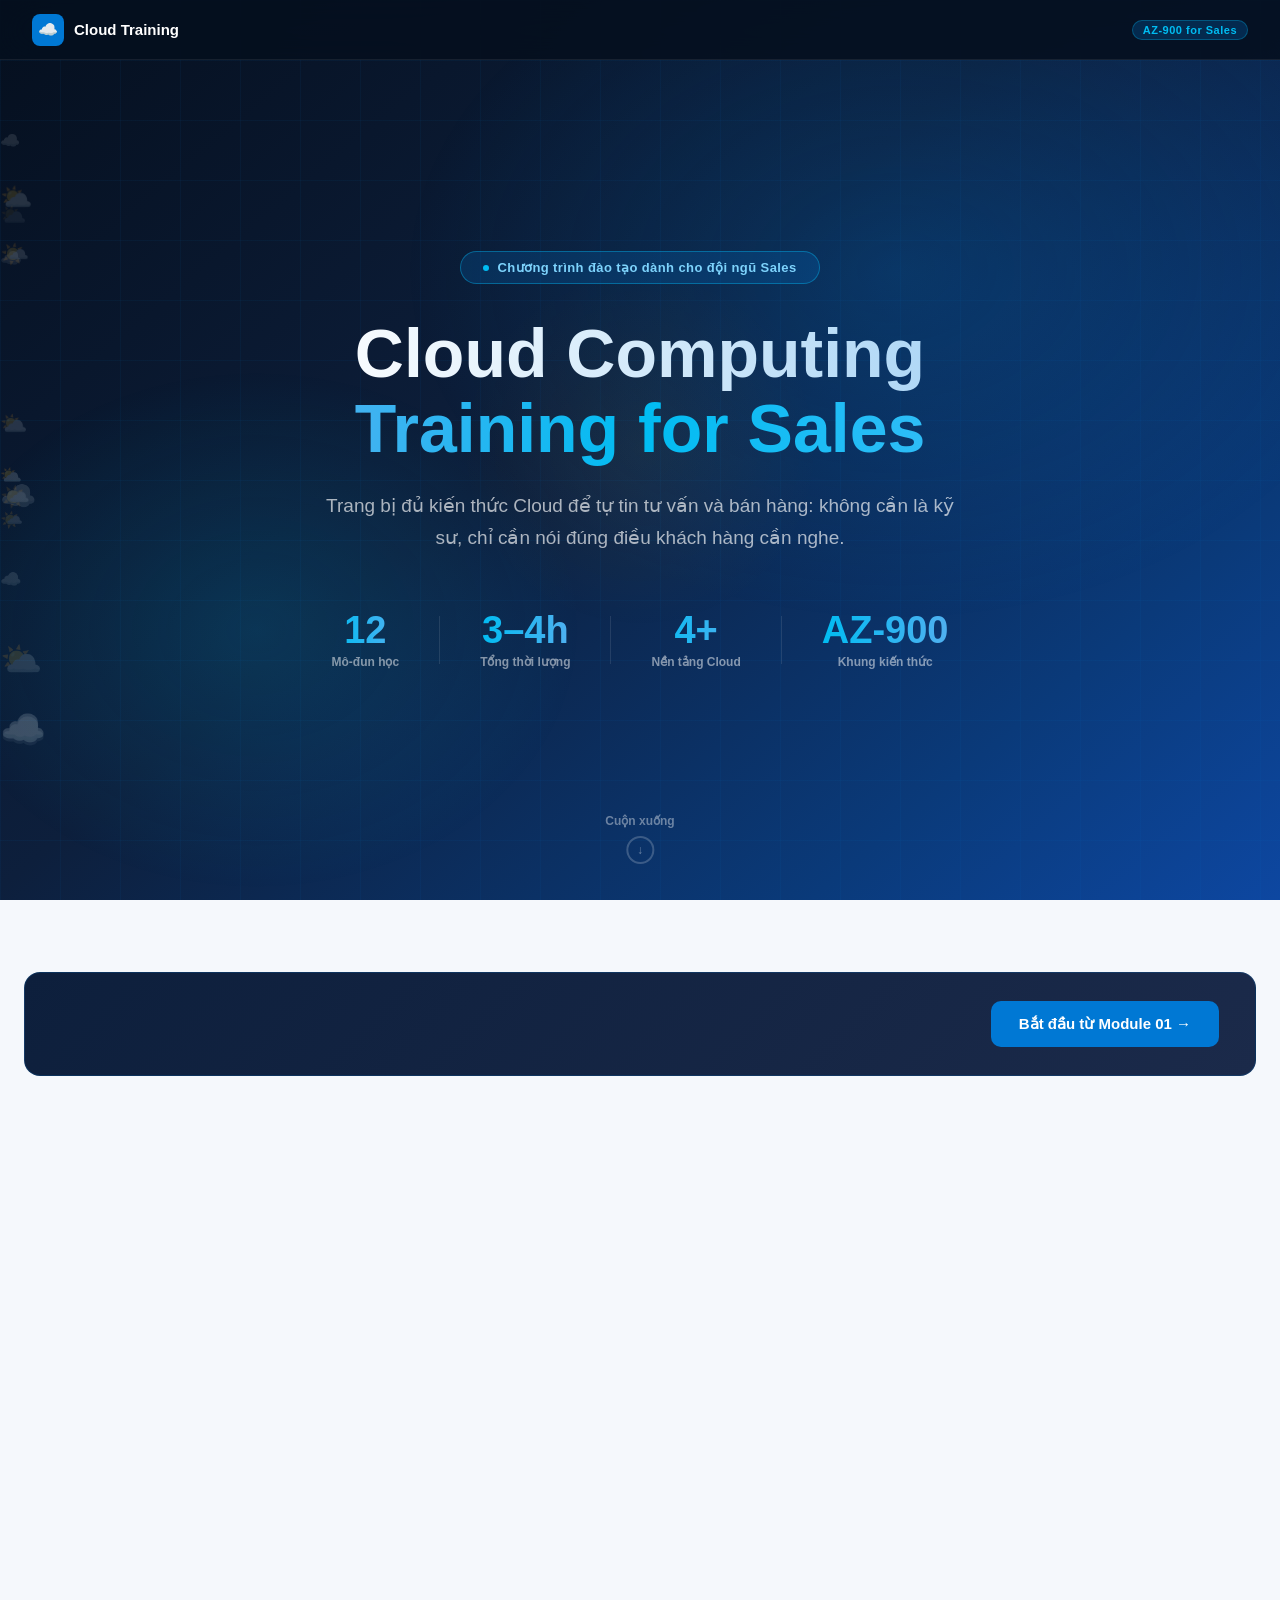
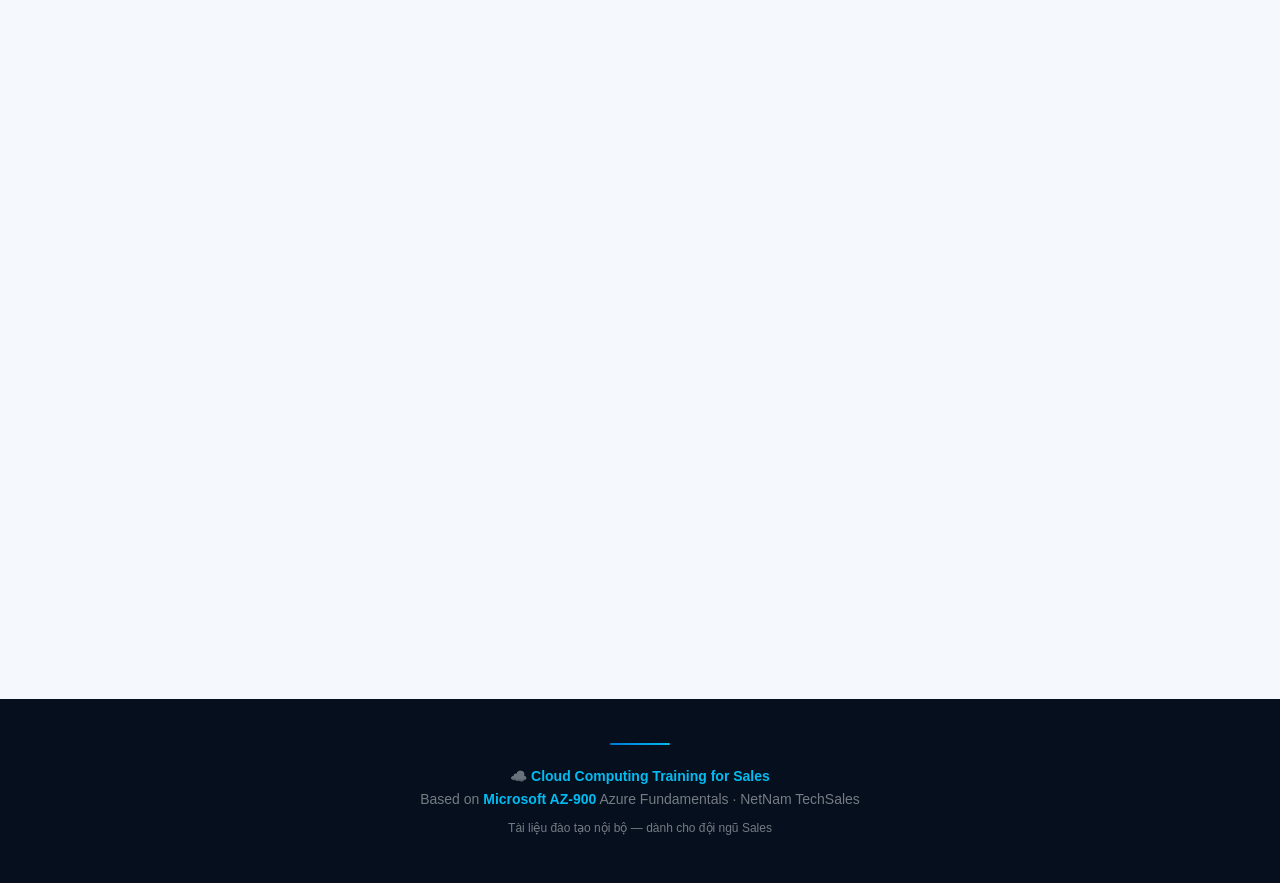
<file: index.html>
<!doctype html>
<html lang="vi">
<head>
  <meta charset="utf-8">
  <meta name="viewport" content="width=device-width, initial-scale=1">
  <title>Cloud Computing Training for Sales</title>
  <link rel="stylesheet" href="assets/styles.css">
  <link rel="stylesheet" href="assets/performance.css">
  <script src="assets/performance.js" defer></script>
  <script src="assets/app.js" defer></script>
</head>
<body>
  <nav class="top-nav">
    <a href="index.html" class="nav-brand">
      <span class="nav-brand-icon">☁️</span>
      Cloud Training
    </a>
    <span class="nav-tag">AZ-900 for Sales</span>
  </nav>

  <header class="hero">
    <div class="cloud-wrap" id="cloudWrap" aria-hidden="true"></div>
    <div class="hero-content">
      <div class="hero-badge">
        <span class="hero-badge-dot"></span>
        Chương trình đào tạo dành cho đội ngũ Sales
      </div>
      <h1>
        <span class="line-1">Cloud Computing</span>
        <span class="line-2">Training for Sales</span>
      </h1>
      <p class="hero-sub">
        Trang bị đủ kiến thức Cloud để tự tin tư vấn và bán hàng:
        không cần là kỹ sư, chỉ cần nói đúng điều khách hàng cần nghe.
      </p>
      <div class="hero-stats" aria-label="Thông tin tổng quan chương trình">
        <div class="stat">
          <div class="stat-num">12</div>
          <div class="stat-label">Mô-đun học</div>
        </div>
        <div class="stat-divider"></div>
        <div class="stat">
          <div class="stat-num">3–4h</div>
          <div class="stat-label">Tổng thời lượng</div>
        </div>
        <div class="stat-divider"></div>
        <div class="stat">
          <div class="stat-num">4+</div>
          <div class="stat-label">Nền tảng Cloud</div>
        </div>
        <div class="stat-divider"></div>
        <div class="stat">
          <div class="stat-num">AZ-900</div>
          <div class="stat-label">Khung kiến thức</div>
        </div>
      </div>
    </div>
    <a class="scroll-hint" href="#modules">
      <span>Cuộn xuống</span>
      <span class="scroll-arrow">↓</span>
    </a>
  </header>

  <main class="main" id="modules">
    <section class="progress-banner reveal">
      <div class="pb-text">
        <h2>🚀 Sẵn sàng bắt đầu?</h2>
        <p>Học theo thứ tự từ Module 01 → 12 để xây dựng kiến thức vững chắc nhất.</p>
      </div>
      <a href="section1.html" class="pb-start-btn">Bắt đầu từ Module 01 →</a>
    </section>

    <section class="section-head reveal">
      <h2>📚 Chương trình học</h2>
      <p>Nhấp vào từng mô-đun để bắt đầu. Chương trình hiện có 12 module, đi từ nền tảng Cloud đến mapping dịch vụ, discovery, DR/backup và các thuật ngữ cần phân biệt.</p>
    </section>

    <section class="cards-grid" aria-label="Danh sách 12 module">
      <a href="section1.html" class="module-card reveal">
        <div class="card-header">
          <span class="card-num">01</span>
          <span class="card-icon-wrap">🎯</span>
          <span class="card-title-wrap"><span class="card-title">Mục tiêu trình bày</span></span>
        </div>
        <p class="card-desc">Những kỹ năng và kiến thức cụ thể Sales sẽ đạt được sau khi hoàn thành toàn bộ chương trình đào tạo này.</p>
        <div class="card-footer">
          <span class="card-tag">🕐 15 phút</span>
          <span class="card-arrow">→</span>
        </div>
      </a>

      <a href="section2.html" class="module-card reveal">
        <div class="card-header">
          <span class="card-num">02</span>
          <span class="card-icon-wrap">☁️</span>
          <span class="card-title-wrap"><span class="card-title">Cloud Computing là gì?</span></span>
        </div>
        <p class="card-desc">Khái niệm nền tảng và cách giải thích Cloud Computing theo ngôn ngữ kinh doanh dễ hiểu.</p>
        <div class="card-footer">
          <span class="card-tag">🕐 20 phút</span>
          <span class="card-arrow">→</span>
        </div>
      </a>

      <a href="section3.html" class="module-card reveal">
        <div class="card-header">
          <span class="card-num">03</span>
          <span class="card-icon-wrap">🏗️</span>
          <span class="card-title-wrap"><span class="card-title">Mô hình dịch vụ & triển khai Cloud</span></span>
        </div>
        <p class="card-desc">Phân biệt IaaS, PaaS, SaaS và Public, Private, Hybrid Cloud để tư vấn đúng mô hình.</p>
        <div class="card-footer">
          <span class="card-tag">🕐 25 phút</span>
          <span class="card-arrow">→</span>
        </div>
      </a>

      <a href="section4.html" class="module-card reveal">
        <div class="card-header">
          <span class="card-num">04</span>
          <span class="card-icon-wrap">🔍</span>
          <span class="card-title-wrap"><span class="card-title">Cách hiểu các services chạy trên Cloud</span></span>
        </div>
        <p class="card-desc">Cách đọc catalog dịch vụ Cloud theo các nhóm Compute, Storage, Network, Database, Security và AI/Data.</p>
        <div class="card-footer">
          <span class="card-tag">🕐 20 phút</span>
          <span class="card-arrow">→</span>
        </div>
      </a>

      <a href="section5.html" class="module-card reveal">
        <div class="card-header">
          <span class="card-num">05</span>
          <span class="card-icon-wrap">🚀</span>
          <span class="card-title-wrap"><span class="card-title">Vì sao khách hàng chuyển lên Cloud?</span></span>
        </div>
        <p class="card-desc">Các pain point thực sự của doanh nghiệp và động lực phía sau quyết định chuyển đổi lên Cloud.</p>
        <div class="card-footer">
          <span class="card-tag">🕐 20 phút</span>
          <span class="card-arrow">→</span>
        </div>
      </a>

      <a href="section6.html" class="module-card reveal">
        <div class="card-header">
          <span class="card-num">06</span>
          <span class="card-icon-wrap">🗺️</span>
          <span class="card-title-wrap"><span class="card-title">Mapping dịch vụ: On-premises → Cloud</span></span>
        </div>
        <p class="card-desc">Bảng đối chiếu từ hạ tầng On-premises sang UCloud, Azure, AWS và GCP.</p>
        <div class="card-footer">
          <span class="card-tag">🕐 25 phút</span>
          <span class="card-arrow">→</span>
        </div>
      </a>

      <a href="section7.html" class="module-card reveal">
        <div class="card-header">
          <span class="card-num">07</span>
          <span class="card-icon-wrap">💡</span>
          <span class="card-title-wrap"><span class="card-title">Cách Sales định vị Cloud theo tình huống</span></span>
        </div>
        <p class="card-desc">Chọn góc độ tiếp cận phù hợp với từng loại khách hàng và từng bài toán kinh doanh.</p>
        <div class="card-footer">
          <span class="card-tag">🕐 20 phút</span>
          <span class="card-arrow">→</span>
        </div>
      </a>

      <a href="section8.html" class="module-card reveal">
        <div class="card-header">
          <span class="card-num">08</span>
          <span class="card-icon-wrap">❓</span>
          <span class="card-title-wrap"><span class="card-title">Bộ câu hỏi khai thác nhu cầu Cloud</span></span>
        </div>
        <p class="card-desc">Discovery questions có cấu trúc giúp Sales khơi gợi, xác nhận và định hướng nhu cầu Cloud.</p>
        <div class="card-footer">
          <span class="card-tag">🕐 20 phút</span>
          <span class="card-arrow">→</span>
        </div>
      </a>

      <a href="section9.html" class="module-card reveal">
        <div class="card-header">
          <span class="card-num">09</span>
          <span class="card-icon-wrap">⏱️</span>
          <span class="card-title-wrap"><span class="card-title">Cấu trúc trình bày 15 phút cho Sales</span></span>
        </div>
        <p class="card-desc">Framework pitch Cloud hiệu quả: mở đầu, vấn đề, giải pháp, lợi ích và bước tiếp theo.</p>
        <div class="card-footer">
          <span class="card-tag">🕐 20 phút</span>
          <span class="card-arrow">→</span>
        </div>
      </a>

      <a href="section10.html" class="module-card reveal">
        <div class="card-header">
          <span class="card-num">10</span>
          <span class="card-icon-wrap">⚠️</span>
          <span class="card-title-wrap"><span class="card-title">Những hiểu nhầm phổ biến Sales cần tránh</span></span>
        </div>
        <p class="card-desc">Những quan niệm sai lầm về Cloud mà Sales cần xử lý để không làm mất niềm tin của khách hàng.</p>
        <div class="card-footer">
          <span class="card-tag">🕐 20 phút</span>
          <span class="card-arrow">→</span>
        </div>
      </a>

      <a href="section11.html" class="module-card reveal">
        <div class="card-header">
          <span class="card-num">11</span>
          <span class="card-icon-wrap">📋</span>
          <span class="card-title-wrap"><span class="card-title">One-page Summary cho Sales</span></span>
        </div>
        <p class="card-desc">Tổng hợp toàn bộ kiến thức quan trọng nhất trên một trang duy nhất để dùng trong các cuộc gặp khách hàng.</p>
        <div class="card-footer">
          <span class="card-tag">📄 Reference card</span>
          <span class="card-arrow">→</span>
        </div>
      </a>

      <a href="section12.html" class="module-card reveal">
        <div class="card-header">
          <span class="card-num">12</span>
          <span class="card-icon-wrap">🧠</span>
          <span class="card-title-wrap"><span class="card-title">Các thuật ngữ cần phân biệt trong Cloud Computing</span></span>
        </div>
        <p class="card-desc">Phân biệt Cloud region, DR site, backup strategy, RTO/RPO và các khái niệm dễ nhầm khi tư vấn Cloud.</p>
        <div class="card-footer">
          <span class="card-tag">🛟 DR & Backup</span>
          <span class="card-arrow">→</span>
        </div>
      </a>
    </section>
  </main>

  <footer>
    <div class="footer-divider"></div>
    <p>☁️ <strong>Cloud Computing Training for Sales</strong></p>
    <p>Based on <strong>Microsoft AZ-900</strong> Azure Fundamentals · NetNam TechSales</p>
    <p class="footer-note">Tài liệu đào tạo nội bộ — dành cho đội ngũ Sales</p>
  </footer>
</body>
</html>
</file>
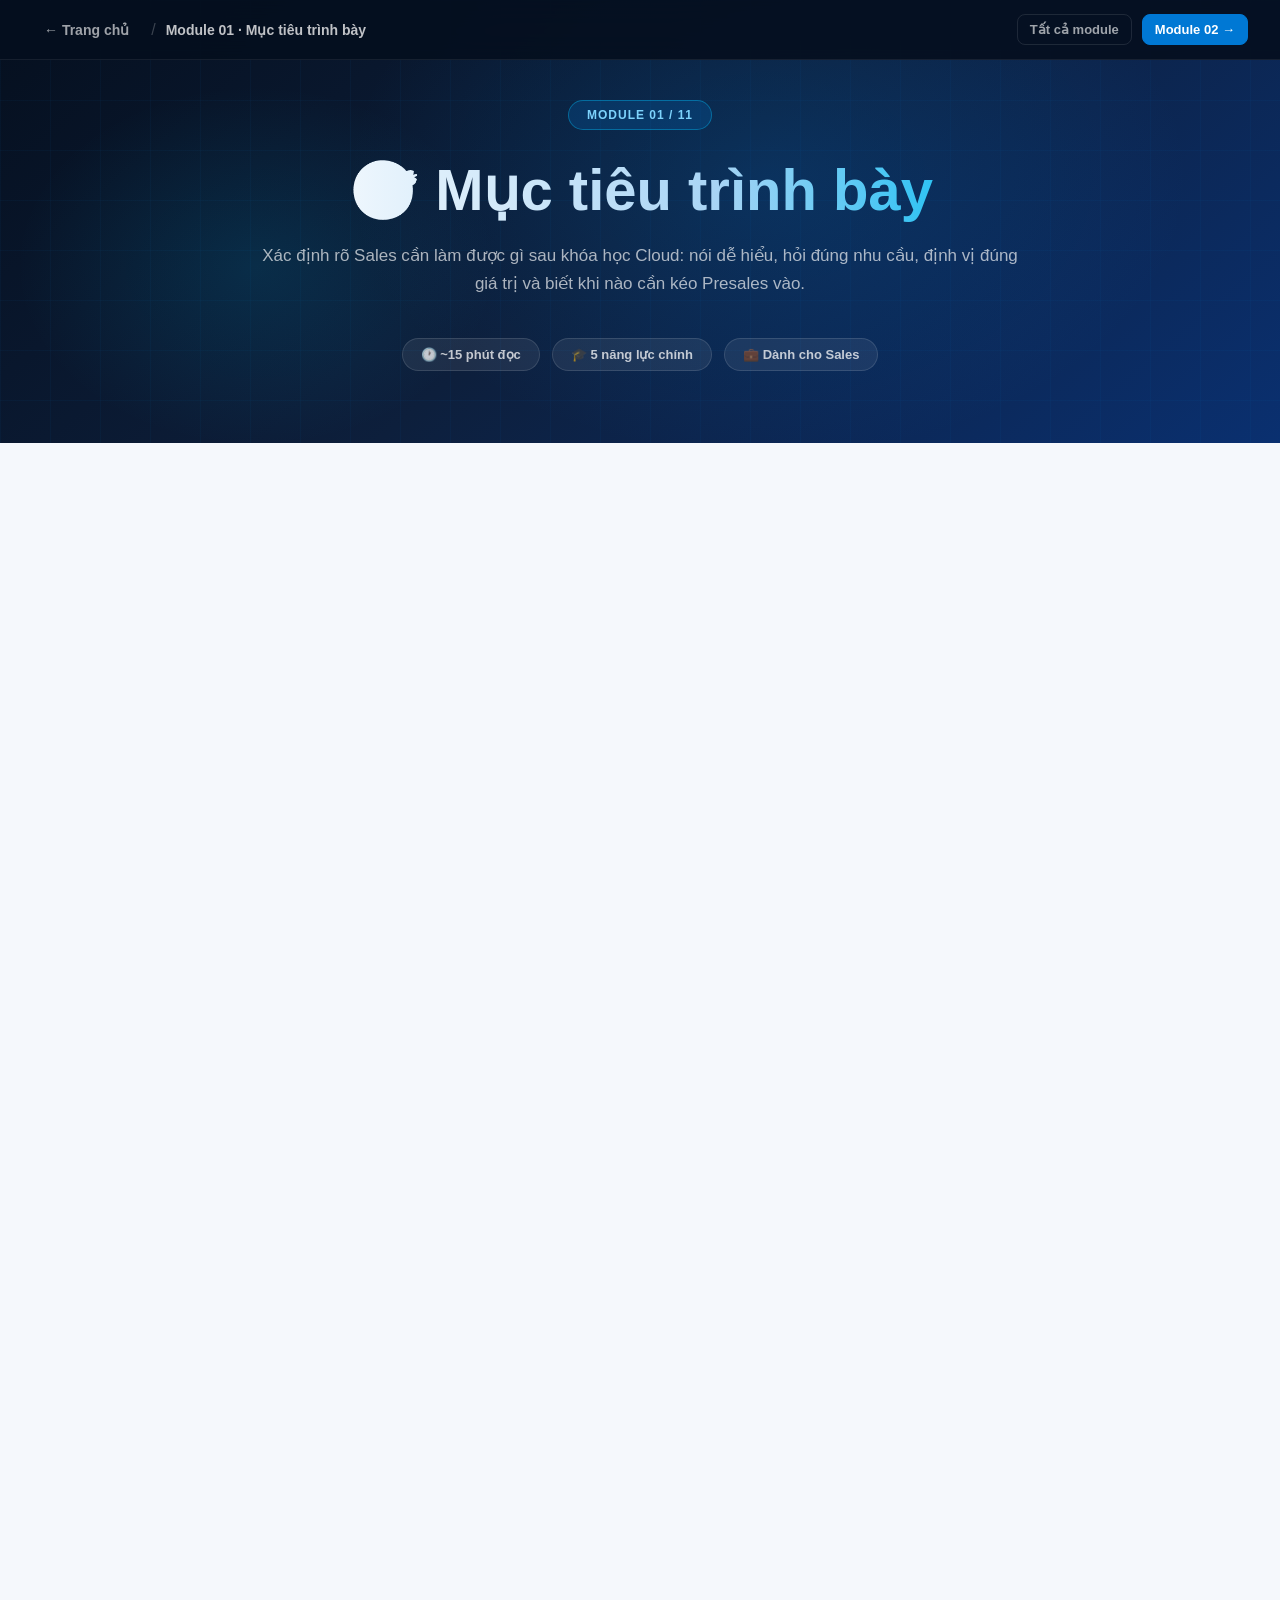
<file: section1.html>
<!DOCTYPE html>
<html lang="vi">
<head>
<meta charset="UTF-8">
<meta name="viewport" content="width=device-width, initial-scale=1.0">
<title>Mục tiêu trình bày | Module 01</title>
<style>
*, *::before, *::after { margin: 0; padding: 0; box-sizing: border-box; }
:root {
  --primary:#0078D4; --primary-dark:#005A9E; --primary-light:#50B0F0;
  --secondary:#00BCF2; --accent:#FFB900; --success:#107C10;
  --dark:#050F1E; --dark-2:#0D1F3C; --white:#fff;
  --gray-1:#F5F8FC; --gray-2:#EEF2F7; --gray-3:#D1DCE8;
  --text:#1A202C; --text-light:#4A5568; --text-muted:#718096;
  --shadow-sm:0 2px 12px rgba(0,120,212,.07);
  --shadow-md:0 8px 32px rgba(0,120,212,.13);
  --radius:16px; --radius-sm:10px;
  --tr:all .3s cubic-bezier(.4,0,.2,1);
}
html { scroll-behavior:smooth; }
body { font-family:Inter,"Segoe UI",Arial,sans-serif; background:var(--gray-1); color:var(--text); overflow-x:hidden; -webkit-font-smoothing:antialiased; }
a { color:inherit; text-decoration:none; }
strong { color:var(--primary-dark); }
.top-nav { position:fixed; top:0; left:0; right:0; z-index:100; height:60px; padding:0 32px; display:flex; align-items:center; justify-content:space-between; gap:16px; background:rgba(5,15,30,.9); backdrop-filter:blur(20px); border-bottom:1px solid rgba(255,255,255,.07); }
.nav-left,.nav-right { display:flex; align-items:center; gap:10px; }
.nav-back,.nav-btn { display:flex; align-items:center; gap:8px; color:rgba(255,255,255,.62); font-size:14px; font-weight:600; padding:7px 12px; border-radius:8px; transition:var(--tr); }
.nav-btn { border:1px solid rgba(255,255,255,.1); font-size:13px; }
.nav-back:hover,.nav-btn:hover { color:white; background:rgba(255,255,255,.08); }
.nav-btn.prim { color:white; background:var(--primary); border-color:var(--primary); }
.nav-btn.prim:hover { background:var(--primary-dark); }
.nav-sep { color:rgba(255,255,255,.22); }
.nav-module-title { color:rgba(255,255,255,.75); font-size:14px; font-weight:700; }
.section-hero { position:relative; padding:100px 24px 72px; overflow:hidden; text-align:center; background:linear-gradient(140deg,#050F1E 0%,#0D1F3C 50%,#0A3070 100%); }
.section-hero::before { content:""; position:absolute; inset:0; background-image:linear-gradient(rgba(0,120,212,.05) 1px,transparent 1px),linear-gradient(90deg,rgba(0,120,212,.05) 1px,transparent 1px); background-size:50px 50px; }
.section-hero::after { content:""; position:absolute; inset:0; background:radial-gradient(ellipse 600px 400px at 60% 40%,rgba(0,120,212,.2),transparent 70%),radial-gradient(ellipse 400px 300px at 20% 60%,rgba(0,188,242,.12),transparent 60%); pointer-events:none; }
.hero-inner { position:relative; z-index:2; max-width:760px; margin:0 auto; }
.module-badge { display:inline-flex; align-items:center; gap:8px; margin-bottom:28px; padding:7px 18px; border:1px solid rgba(0,188,242,.4); border-radius:50px; background:rgba(0,120,212,.2); color:#7DD3FC; font-size:12px; font-weight:800; letter-spacing:1px; text-transform:uppercase; animation:fadeUp .6s ease both; }
.section-hero h1 { margin-bottom:20px; background:linear-gradient(90deg,#fff 0%,#A8D4F5 60%,#00BCF2 100%); -webkit-background-clip:text; background-clip:text; color:transparent; font-size:clamp(32px,5.5vw,58px); font-weight:900; letter-spacing:0; line-height:1.1; animation:fadeUp .6s ease .1s both; }
.subtitle { margin-bottom:40px; color:rgba(255,255,255,.66); font-size:17px; line-height:1.65; animation:fadeUp .6s ease .2s both; }
.hero-meta { display:flex; align-items:center; justify-content:center; flex-wrap:wrap; gap:12px; animation:fadeUp .6s ease .3s both; }
.meta-chip { display:flex; align-items:center; gap:7px; padding:8px 18px; border:1px solid rgba(255,255,255,.12); border-radius:50px; background:rgba(255,255,255,.07); color:rgba(255,255,255,.74); font-size:13px; font-weight:600; }
.page { max-width:960px; margin:0 auto; padding:56px 24px 80px; }
.block { margin-bottom:48px; }
.block-title { display:flex; align-items:center; gap:10px; margin-bottom:8px; color:var(--text); font-size:22px; font-weight:900; letter-spacing:0; }
.block-sub { margin-bottom:24px; color:var(--text-muted); font-size:14px; line-height:1.6; }
.def-card,.info-card,.objective-card,.path-card,.sales-quote { background:white; border-radius:var(--radius); box-shadow:var(--shadow-sm); }
.def-card { position:relative; overflow:hidden; padding:36px; border-left:5px solid var(--primary); }
.def-card::before { content:""; position:absolute; top:0; right:0; width:220px; height:220px; background:radial-gradient(circle,rgba(0,120,212,.06),transparent 70%); pointer-events:none; }
.def-card p { color:var(--text-light); font-size:16px; line-height:1.75; }
.quote-block { margin-top:20px; padding:20px 24px; border-left:3px solid var(--secondary); border-radius:var(--radius-sm); background:var(--gray-1); color:var(--text); font-size:15px; line-height:1.7; }
.objective-grid { display:grid; grid-template-columns:repeat(5,minmax(0,1fr)); gap:12px; margin-bottom:18px; }
.objective-card { min-height:138px; border:2px solid transparent; padding:18px; cursor:pointer; transition:var(--tr); text-align:left; }
.objective-card:hover,.objective-card.active { border-color:var(--primary); box-shadow:var(--shadow-md); transform:translateY(-4px); }
.objective-card.active { background:linear-gradient(180deg,#fff,#F3FBFF); }
.objective-card .num { display:grid; width:30px; height:30px; place-items:center; margin-bottom:12px; border-radius:8px; background:var(--gray-2); color:var(--text-muted); font-size:12px; font-weight:900; }
.objective-card.active .num { background:var(--primary); color:white; }
.objective-card h3 { margin-bottom:8px; color:var(--text); font-size:14px; font-weight:900; line-height:1.35; }
.objective-card p { color:var(--text-light); font-size:12.5px; line-height:1.5; }
.detail-panel { display:none; margin-top:16px; padding:22px 24px; border-left:4px solid var(--primary); border-radius:var(--radius-sm); background:white; box-shadow:var(--shadow-sm); color:var(--text-light); font-size:14px; line-height:1.75; animation:fadeUp .3s ease; }
.detail-panel strong { display:block; margin-bottom:6px; color:var(--text); font-size:15px; }
.click-hint { display:inline-flex; align-items:center; gap:6px; margin-bottom:16px; padding:5px 14px; border:1px solid rgba(0,120,212,.15); border-radius:50px; background:rgba(0,120,212,.07); color:var(--primary); font-size:12px; font-weight:700; animation:subtlePulse 2.5s ease-in-out infinite; }
.two-col { display:grid; grid-template-columns:1fr 1fr; gap:20px; }
.info-card { padding:28px; transition:var(--tr); }
.info-card:hover { box-shadow:var(--shadow-md); transform:translateY(-3px); }
.info-card h3 { margin-bottom:16px; font-size:17px; font-weight:900; }
.info-card ul { display:flex; flex-direction:column; gap:12px; list-style:none; }
.info-card li { display:flex; align-items:flex-start; gap:10px; color:var(--text-light); font-size:14px; line-height:1.45; }
.pill { display:grid; min-width:28px; height:28px; place-items:center; border-radius:8px; background:var(--gray-2); font-weight:800; }
.path-wrap { display:grid; grid-template-columns:repeat(4,minmax(0,1fr)); gap:14px; }
.path-card { position:relative; padding:22px; border-top:3px solid var(--primary); transition:var(--tr); }
.path-card:hover { box-shadow:var(--shadow-md); transform:translateY(-4px); }
.path-card span { display:block; margin-bottom:8px; color:var(--primary-dark); font-size:12px; font-weight:900; letter-spacing:.5px; text-transform:uppercase; }
.path-card h3 { margin-bottom:8px; color:var(--text); font-size:16px; font-weight:900; }
.path-card p { color:var(--text-light); font-size:13.5px; line-height:1.55; }
.key-msg { padding:36px; border:1px solid rgba(0,188,242,.2); border-radius:var(--radius); background:linear-gradient(135deg,var(--dark-2),var(--dark)); }
.key-msg h3 { display:flex; align-items:center; gap:10px; margin-bottom:16px; color:white; font-size:18px; font-weight:900; }
.key-msg p { color:rgba(255,255,255,.76); font-size:15px; line-height:1.75; }
.key-msg .highlight { color:var(--secondary); font-weight:800; }
.pills { display:flex; flex-wrap:wrap; gap:10px; margin-top:20px; }
.pill-item { padding:8px 16px; border:1px solid rgba(0,188,242,.25); border-radius:8px; background:rgba(0,188,242,.12); color:rgba(255,255,255,.82); font-size:13px; font-weight:700; }
.sales-quote { position:relative; overflow:hidden; padding:28px 32px; border:2px solid rgba(255,185,0,.3); }
.sales-quote::before { content:"💬"; position:absolute; top:-12px; right:20px; font-size:60px; opacity:.07; }
.sq-label { display:flex; align-items:center; gap:6px; margin-bottom:12px; color:#9A6B00; font-size:11px; font-weight:900; letter-spacing:1px; text-transform:uppercase; }
.sales-quote blockquote { color:var(--text); font-size:16px; font-style:italic; font-weight:600; line-height:1.7; }
.bottom-nav { display:flex; justify-content:space-between; align-items:center; flex-wrap:wrap; gap:12px; margin-top:48px; padding-top:24px; border-top:1px solid var(--gray-3); }
.bnav-btn { display:flex; align-items:center; justify-content:center; gap:10px; padding:12px 22px; border:2px solid var(--gray-3); border-radius:10px; background:white; color:var(--text-light); font-size:14px; font-weight:800; transition:var(--tr); }
.bnav-btn:hover { border-color:var(--primary); color:var(--primary); transform:translateY(-2px); box-shadow:var(--shadow-sm); }
.bnav-btn.next { border-color:var(--primary); background:var(--primary); color:white; }
.bnav-btn.next:hover { border-color:var(--primary-dark); background:var(--primary-dark); box-shadow:0 6px 20px rgba(0,120,212,.4); }
.bnav-center { color:var(--text-muted); font-size:13px; font-weight:800; }
@keyframes fadeUp { from{opacity:0;transform:translateY(18px)} to{opacity:1;transform:translateY(0)} }
@keyframes subtlePulse { 0%,100%{opacity:.72} 50%{opacity:1} }
.reveal { opacity:0; transform:translateY(22px); transition:opacity .5s ease,transform .5s ease; }
.reveal.visible { opacity:1; transform:translateY(0); }
@media(max-width:900px) {
  .objective-grid,.path-wrap { grid-template-columns:1fr 1fr; }
}
@media(max-width:768px) {
  .top-nav { padding:0 16px; }
  .nav-module-title,.nav-sep { display:none; }
  .nav-right { gap:6px; }
  .nav-btn { padding-inline:10px; }
  .section-hero { padding:90px 16px 56px; }
  .page { padding:36px 16px 60px; }
  .objective-grid,.path-wrap,.two-col { grid-template-columns:1fr; }
  .def-card,.key-msg,.sales-quote { padding:26px 22px; }
  .bottom-nav { flex-direction:column; }
  .bnav-btn { width:100%; }
}
</style>
<link rel="stylesheet" href="assets/performance.css">
<script src="assets/performance.js" defer></script>
</head>
<body>

<nav class="top-nav">
  <div class="nav-left">
    <a href="index.html" class="nav-back">← Trang chủ</a>
    <span class="nav-sep">/</span>
    <span class="nav-module-title">Module 01 · Mục tiêu trình bày</span>
  </div>
  <div class="nav-right">
    <a href="index.html#modules" class="nav-btn">Tất cả module</a>
    <a href="section2.html" class="nav-btn prim">Module 02 →</a>
  </div>
</nav>

<header class="section-hero">
  <div class="hero-inner">
    <div class="module-badge">MODULE 01 / 11</div>
    <h1>🎯 Mục tiêu trình bày</h1>
    <p class="subtitle">Xác định rõ Sales cần làm được gì sau khóa học Cloud: nói dễ hiểu, hỏi đúng nhu cầu, định vị đúng giá trị và biết khi nào cần kéo Presales vào.</p>
    <div class="hero-meta">
      <div class="meta-chip">🕐 ~15 phút đọc</div>
      <div class="meta-chip">🎓 5 năng lực chính</div>
      <div class="meta-chip">💼 Dành cho Sales</div>
    </div>
  </div>
</header>

<main class="page">

  <section class="block reveal">
    <div class="block-title">📌 Mục tiêu cốt lõi</div>
    <p class="block-sub">Trang này giúp cả lớp thống nhất kỳ vọng trước khi đi vào khái niệm Cloud.</p>
    <div class="def-card">
      <p>
        Tài liệu này giúp đội Sales hiểu Cloud Computing ở mức <strong>kinh doanh + kỹ thuật cơ bản</strong>, đủ để mở đầu một cuộc trao đổi với khách hàng, nhận diện nhu cầu ban đầu và chuyển tiếp đúng lúc cho Presales hoặc đội kỹ thuật.
      </p>
      <div class="quote-block">
        ☝️ Mục tiêu không phải biến Sales thành kỹ sư Cloud. Mục tiêu là giúp Sales nói đúng, hỏi đúng, hiểu đúng bối cảnh và không bỏ lỡ tín hiệu cơ hội trong cuộc gặp khách hàng.
      </div>
    </div>
  </section>

  <section class="block reveal">
    <div class="block-title">✅ Sales sẽ làm được gì?</div>
    <p class="block-sub">Nhấp vào từng năng lực để xem chi tiết và gợi ý ứng dụng trong cuộc trò chuyện bán hàng.</p>
    <div class="click-hint">👆 Nhấp vào từng thẻ để xem chi tiết</div>

    <div class="objective-grid" id="objectiveGrid">
      <button class="objective-card active" type="button" data-obj="explain">
        <span class="num">01</span>
        <h3>Giải thích Cloud dễ hiểu</h3>
        <p>Nói bằng ngôn ngữ kinh doanh, tránh sa vào thuật ngữ kỹ thuật.</p>
      </button>
      <button class="objective-card" type="button" data-obj="map">
        <span class="num">02</span>
        <h3>Liên hệ On-premises sang Cloud</h3>
        <p>Nhìn server, storage, database, backup và biết nhóm dịch vụ tương ứng.</p>
      </button>
      <button class="objective-card" type="button" data-obj="why">
        <span class="num">03</span>
        <h3>Hiểu lý do chuyển lên Cloud</h3>
        <p>Nắm các động lực như tốc độ, chi phí linh hoạt, mở rộng và DR.</p>
      </button>
      <button class="objective-card" type="button" data-obj="compare">
        <span class="num">04</span>
        <h3>Dùng bảng mapping nhanh</h3>
        <p>Đối chiếu On-premises với UCloud, Azure, AWS và GCP ở mức định hướng.</p>
      </button>
      <button class="objective-card" type="button" data-obj="ask">
        <span class="num">05</span>
        <h3>Đặt câu hỏi discovery</h3>
        <p>Khai thác hiện trạng, pain point, bảo mật, vận hành và ngân sách.</p>
      </button>
    </div>

    <div class="detail-panel" id="objectiveDetail" style="display:block">
      <strong>Giải thích Cloud Computing bằng ngôn ngữ dễ hiểu</strong>
      Sales có thể giải thích Cloud bằng cách nối với bài toán khách hàng quan tâm: triển khai nhanh hơn, không phải đầu tư lớn ban đầu, dùng linh hoạt theo nhu cầu và tiếp cận nhanh các năng lực mới như AI, Data, DevOps, Security.
    </div>
  </section>

  <section class="block reveal">
    <div class="block-title">🧭 Cách học module này</div>
    <p class="block-sub">Đi theo luồng từ nền tảng đến tình huống bán hàng để tránh học Cloud như một danh sách thuật ngữ rời rạc.</p>
    <div class="path-wrap">
      <article class="path-card">
        <span>Bước 1</span>
        <h3>Hiểu khái niệm</h3>
        <p>Biết Cloud là cách tiêu thụ năng lực CNTT như dịch vụ, không chỉ là “đưa server lên Internet”.</p>
      </article>
      <article class="path-card">
        <span>Bước 2</span>
        <h3>Nhận diện thành phần</h3>
        <p>Server, storage, database, network, backup, security đều có nhóm dịch vụ Cloud tương ứng.</p>
      </article>
      <article class="path-card">
        <span>Bước 3</span>
        <h3>Nối với pain point</h3>
        <p>Khách hàng thường quan tâm tốc độ triển khai, chi phí, mở rộng, an toàn và khả năng dự phòng.</p>
      </article>
      <article class="path-card">
        <span>Bước 4</span>
        <h3>Mở cơ hội bán hàng</h3>
        <p>Dùng câu hỏi discovery để xác định nhu cầu thật và đề xuất bước tiếp theo phù hợp.</p>
      </article>
    </div>
  </section>

  <section class="block reveal">
    <div class="block-title">👥 Ai nên học?</div>
    <div class="two-col">
      <article class="info-card">
        <h3>Đối tượng chính</h3>
        <ul>
          <li><span class="pill">💼</span> Sales Account Manager / Sales Executive</li>
          <li><span class="pill">🔧</span> Presales mới tiếp cận Cloud</li>
          <li><span class="pill">📈</span> Business Development Manager</li>
          <li><span class="pill">🤝</span> Partner / Account team</li>
        </ul>
      </article>
      <article class="info-card">
        <h3>Không cần biết trước</h3>
        <ul>
          <li><span class="pill">✓</span> Không cần nền tảng kỹ thuật sâu</li>
          <li><span class="pill">✓</span> Không cần kinh nghiệm Cloud trước đó</li>
          <li><span class="pill">✓</span> Không cần biết lập trình</li>
          <li><span class="pill">✓</span> Chỉ cần hiểu IT cơ bản và bối cảnh khách hàng</li>
        </ul>
      </article>
    </div>
  </section>

  <section class="block reveal">
    <div class="block-title">🚀 Thông điệp cần nhớ</div>
    <div class="key-msg">
      <h3>☁️ Sales học Cloud để bán đúng vấn đề, không phải để đọc thuộc tên dịch vụ</h3>
      <p>
        Khi gặp khách hàng, điều quan trọng nhất là hiểu họ đang gặp khó ở đâu: <span class="highlight">triển khai chậm, đầu tư lớn, khó mở rộng, thiếu DR, vận hành nặng, hoặc muốn tiếp cận công nghệ mới</span>. Từ đó Sales mới định vị Cloud như một hướng giải quyết phù hợp.
      </p>
      <div class="pills">
        <div class="pill-item">Nói dễ hiểu</div>
        <div class="pill-item">Hỏi đúng nhu cầu</div>
        <div class="pill-item">Định vị giá trị</div>
        <div class="pill-item">Biết giới hạn tư vấn</div>
        <div class="pill-item">Kéo Presales đúng lúc</div>
      </div>
    </div>
  </section>

  <section class="block reveal">
    <div class="block-title">💬 Câu nói mở đầu gợi ý</div>
    <div class="sales-quote">
      <div class="sq-label">Dùng khi mở cuộc trao đổi về Cloud</div>
      <blockquote>“Em không bắt đầu bằng tên dịch vụ Cloud ngay. Em muốn hiểu hệ thống hiện tại của anh/chị đang vận hành thế nào, phần nào đang tốn thời gian hoặc chi phí nhất, rồi mình mới xem Cloud có giúp giải bài toán đó tốt hơn không.”</blockquote>
    </div>
  </section>

  <nav class="bottom-nav reveal" aria-label="Điều hướng module">
    <a href="index.html" class="bnav-btn">← Trang chủ</a>
    <span class="bnav-center">Module 01 / 11</span>
    <a href="section2.html" class="bnav-btn next">Module 02: Cloud Computing là gì? →</a>
  </nav>

</main>

<script>
const io = new IntersectionObserver((entries) => {
  entries.forEach((entry, index) => {
    if (entry.isIntersecting) {
      setTimeout(() => entry.target.classList.add("visible"), index * 90);
      io.unobserve(entry.target);
    }
  });
}, { threshold: .08 });
document.querySelectorAll(".reveal").forEach((el) => io.observe(el));

const objectiveDetails = {
  explain: {
    title: "Giải thích Cloud Computing bằng ngôn ngữ dễ hiểu",
    text: "Sales có thể giải thích Cloud bằng cách nối với bài toán khách hàng quan tâm: triển khai nhanh hơn, không phải đầu tư lớn ban đầu, dùng linh hoạt theo nhu cầu và tiếp cận nhanh các năng lực mới như AI, Data, DevOps, Security."
  },
  map: {
    title: "Nhìn hệ thống CNTT truyền thống và liên hệ sang Cloud",
    text: "Khi khách hàng nhắc đến server, storage, database, backup, DR site hoặc firewall, Sales biết nhóm năng lực Cloud tương ứng để mở đúng hướng trao đổi và không bị lạc trong thuật ngữ kỹ thuật."
  },
  why: {
    title: "Hiểu vì sao khách hàng chuyển workload lên Cloud",
    text: "Không mặc định Cloud luôn rẻ hơn. Hãy định vị đúng hơn: Cloud giúp chi phí linh hoạt hơn, triển khai nhanh hơn, mở rộng tốt hơn, dự phòng dễ hơn và tiếp cận công nghệ mới nhanh hơn."
  },
  compare: {
    title: "Dùng bảng mapping On-premises → UCloud → Azure → AWS → GCP",
    text: "Bảng mapping giúp Sales định hướng ban đầu, ví dụ VM tương ứng compute, SAN/NAS tương ứng storage, database tự vận hành có thể chuyển thành managed database. Đây là công cụ mở đầu tư vấn, không thay thế thiết kế kiến trúc chi tiết."
  },
  ask: {
    title: "Đặt câu hỏi khai thác nhu cầu Cloud ở giai đoạn đầu",
    text: "Sales cần hỏi về hiện trạng, hệ thống quan trọng, chi phí vận hành, yêu cầu bảo mật, backup, DR, kế hoạch mở rộng và mức độ sẵn sàng của đội IT. Khách hàng tự nói ra pain point thường thuyết phục hơn mọi pitch."
  }
};

const cards = document.querySelectorAll(".objective-card");
const detail = document.getElementById("objectiveDetail");
cards.forEach((card) => {
  card.addEventListener("click", () => {
    const data = objectiveDetails[card.dataset.obj];
    cards.forEach((item) => item.classList.remove("active"));
    card.classList.add("active");
    detail.innerHTML = `<strong>${data.title}</strong>${data.text}`;
    detail.style.display = "block";
    detail.style.animation = "none";
    detail.offsetHeight;
    detail.style.animation = "fadeUp .3s ease";
  });
});
</script>
</body>
</html>
</file>
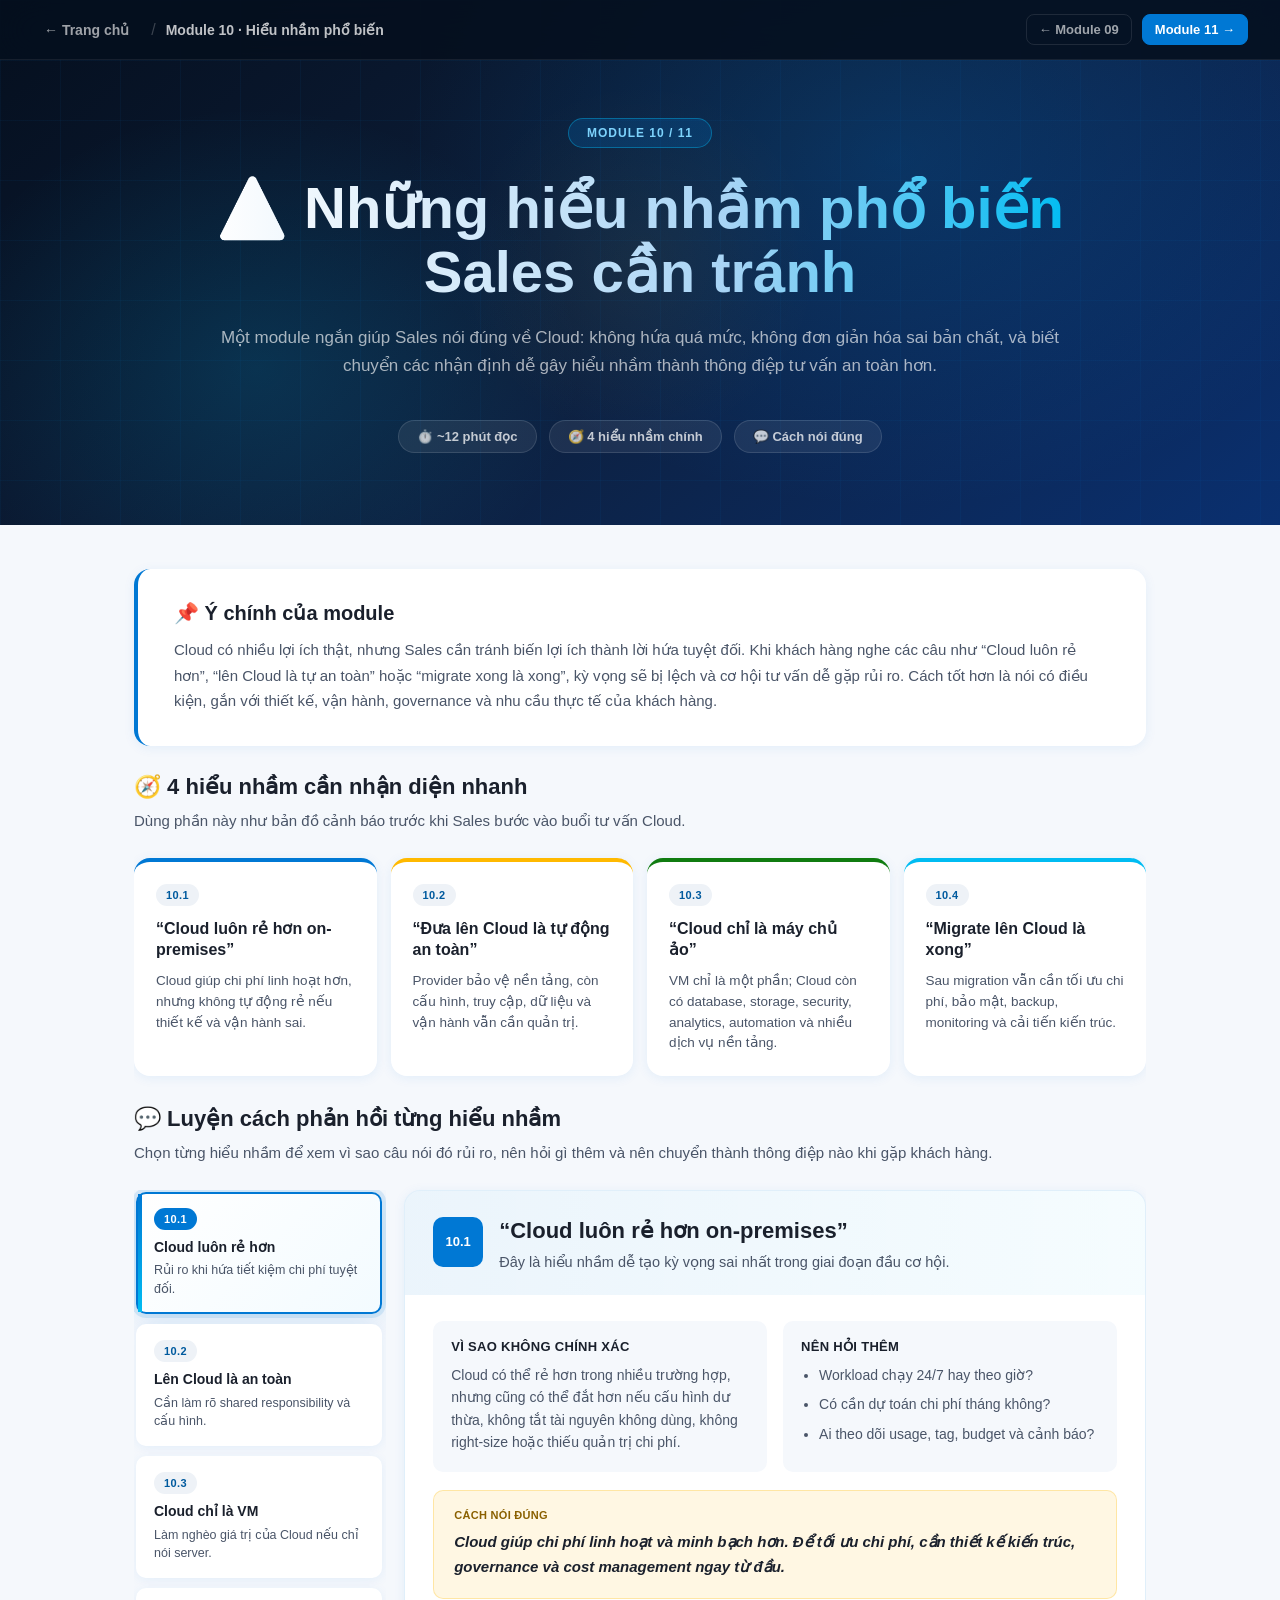
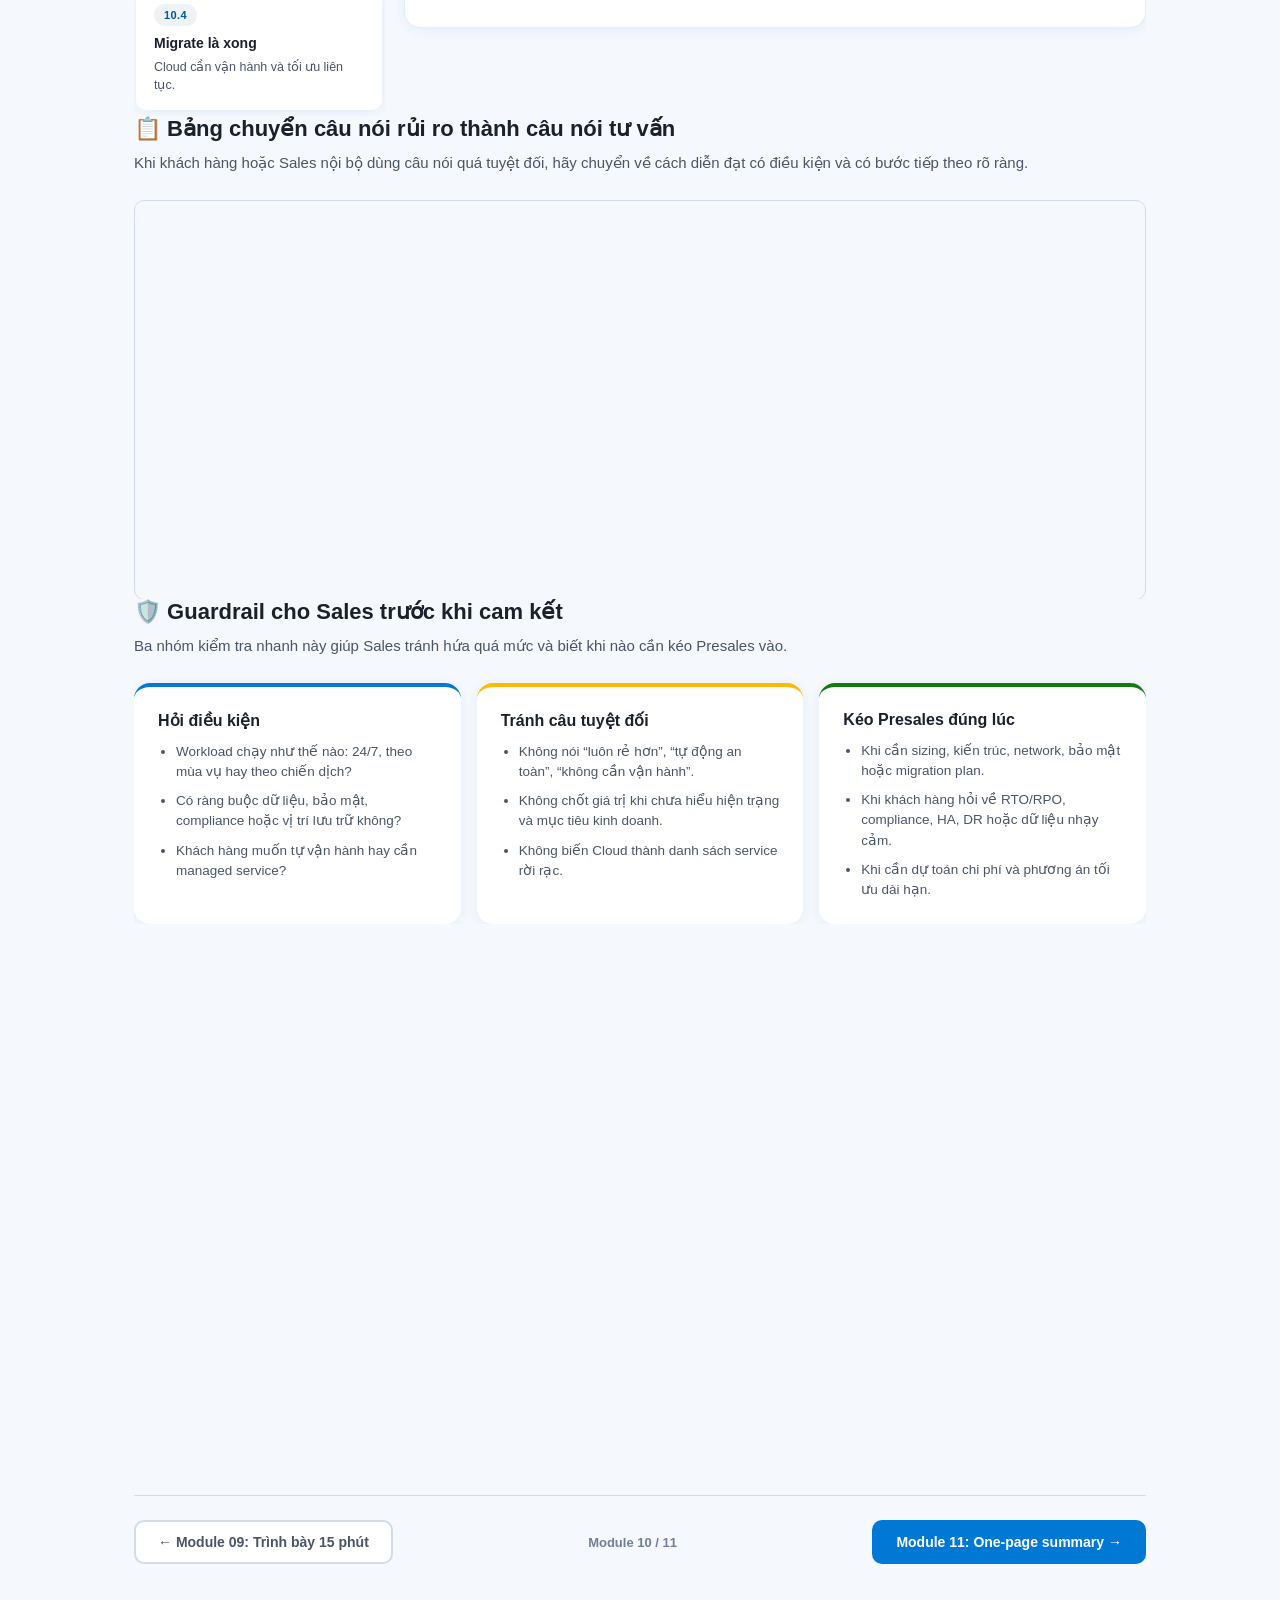
<file: section10.html>
<!DOCTYPE html>
<html lang="vi">
<head>
<meta charset="UTF-8">
<meta name="viewport" content="width=device-width, initial-scale=1.0">
<title>Những hiểu nhầm phổ biến Sales cần tránh | Module 10</title>
<link rel="stylesheet" href="assets/styles.css">
<style>
.section-10-page { max-width:1120px; }
.myth-map { display:grid; grid-template-columns:repeat(4,minmax(0,1fr)); gap:14px; margin-bottom:30px; }
.myth-card { position:relative; overflow:hidden; min-height:180px; border-radius:var(--radius); background:var(--white); box-shadow:var(--shadow-sm); padding:22px; border-top:4px solid var(--primary); transition:transform .22s ease,box-shadow .22s ease,border-color .22s ease; }
.myth-card:nth-child(2) { border-top-color:var(--accent); }
.myth-card:nth-child(3) { border-top-color:var(--success); }
.myth-card:nth-child(4) { border-top-color:var(--secondary); }
.myth-card:hover { box-shadow:var(--shadow-md); transform:translateY(-3px); }
.myth-card span { display:inline-flex; margin-bottom:12px; border-radius:999px; background:var(--gray-2); color:var(--primary-dark); font-size:11px; font-weight:900; letter-spacing:.4px; padding:5px 10px; text-transform:uppercase; }
.myth-card h3 { margin-bottom:10px; color:var(--text); font-size:16px; font-weight:900; line-height:1.35; }
.myth-card p { color:var(--text-light); font-size:13.5px; line-height:1.55; }
.myth-workbench { display:grid; grid-template-columns:minmax(240px,.34fr) minmax(0,1fr); gap:18px; align-items:start; }
.myth-tabs { position:sticky; top:76px; display:grid; gap:10px; margin:0; max-height:calc(100vh - 96px); overflow:auto; padding:2px 4px 6px 2px; scrollbar-width:thin; }
.myth-tab { position:relative; min-height:86px; border:2px solid transparent; border-radius:var(--radius-sm); background:var(--white); box-shadow:var(--shadow-sm); color:var(--text); cursor:pointer; font:inherit; padding:14px 16px; text-align:left; transition:transform .22s ease,box-shadow .22s ease,border-color .22s ease,background-color .22s ease; }
.myth-tab::before { position:absolute; inset:0 auto 0 0; width:4px; background:linear-gradient(180deg,var(--primary),var(--secondary)); content:""; transform:scaleY(0); transform-origin:bottom; transition:transform .22s ease; }
.myth-tab:hover,.myth-tab:focus-visible { border-color:rgba(0,120,212,.24); box-shadow:var(--shadow-md); outline:none; transform:translateX(4px); }
.myth-tab.active { border-color:var(--primary); background:linear-gradient(135deg,#fff,#f3fbff); box-shadow:var(--shadow-md),var(--shadow-glow); }
.myth-tab:hover::before,.myth-tab.active::before { transform:scaleY(1); }
.myth-tab span,.myth-tab strong,.myth-tab small { position:relative; z-index:1; display:block; }
.myth-tab span { width:max-content; margin-bottom:8px; border-radius:999px; background:var(--gray-2); color:var(--primary-dark); font-size:11px; font-weight:900; letter-spacing:.4px; padding:5px 10px; text-transform:uppercase; }
.myth-tab.active span,.myth-tab:hover span { background:var(--primary); color:white; }
.myth-tab strong { margin-bottom:5px; color:var(--text); font-size:14px; font-weight:900; line-height:1.35; }
.myth-tab small { color:var(--text-light); font-size:12.5px; line-height:1.45; }
.myth-panels { min-width:0; }
.myth-panel { display:none; overflow:hidden; border:1px solid rgba(0,120,212,.12); border-radius:var(--radius); background:var(--white); box-shadow:var(--shadow-sm); }
.myth-panel.active { display:block; animation:panelIn .3s ease both; }
.myth-head { display:grid; grid-template-columns:auto 1fr; gap:16px; align-items:start; padding:26px 28px 20px; background:linear-gradient(90deg,rgba(0,120,212,.08),rgba(0,188,242,.04)); }
.myth-num { display:grid; width:50px; height:50px; place-items:center; border-radius:10px; background:var(--primary); color:white; font-size:13px; font-weight:900; }
.myth-head h3 { margin-bottom:6px; color:var(--text); font-size:22px; font-weight:900; line-height:1.3; }
.myth-head p { color:var(--text-light); font-size:14.5px; line-height:1.65; }
.myth-body { padding:26px 28px 28px; }
.myth-detail-grid { display:grid; grid-template-columns:minmax(0,1fr) minmax(0,1fr); gap:16px; margin-bottom:18px; }
.detail-card { border-radius:var(--radius-sm); background:var(--gray-1); padding:18px; }
.detail-card h4 { margin-bottom:10px; color:var(--text); font-size:13px; font-weight:900; letter-spacing:.3px; text-transform:uppercase; }
.detail-card p,.detail-card li { color:var(--text-light); font-size:14px; line-height:1.6; }
.detail-card ul { display:grid; gap:7px; padding-left:18px; }
.say-this { border:1px solid rgba(255,185,0,.28); border-radius:var(--radius-sm); background:rgba(255,185,0,.11); padding:18px 20px; }
.say-this span { display:block; margin-bottom:8px; color:#8a6000; font-size:11px; font-weight:900; letter-spacing:.3px; text-transform:uppercase; }
.say-this blockquote { color:var(--text); font-size:15px; font-style:italic; font-weight:650; line-height:1.7; margin:0; }
.risk-grid,.guardrail-grid { display:grid; grid-template-columns:repeat(3,minmax(0,1fr)); gap:16px; }
.risk-card,.guardrail-card { border-radius:var(--radius); background:var(--white); box-shadow:var(--shadow-sm); padding:24px; border-top:4px solid var(--primary); }
.risk-card:nth-child(2),.guardrail-card:nth-child(2) { border-top-color:var(--accent); }
.risk-card:nth-child(3),.guardrail-card:nth-child(3) { border-top-color:var(--success); }
.risk-card h3,.guardrail-card h3 { margin-bottom:12px; color:var(--text); font-size:16px; font-weight:900; }
.risk-card ul,.guardrail-card ul { display:grid; gap:9px; padding-left:18px; color:var(--text-light); font-size:13.5px; line-height:1.5; }
.correction-table table { min-width:0; table-layout:fixed; }
.correction-table th,.correction-table td { overflow-wrap:anywhere; }
.correction-table th:nth-child(1),.correction-table td:nth-child(1) { width:28%; }
.correction-table th:nth-child(2),.correction-table td:nth-child(2) { width:34%; }
.correction-table th:nth-child(3),.correction-table td:nth-child(3) { width:38%; }
@keyframes panelIn { from { opacity:0; transform:translateY(12px); } to { opacity:1; transform:translateY(0); } }
@media(max-width:1000px) {
  .myth-map { grid-template-columns:repeat(2,minmax(0,1fr)); }
  .risk-grid,.guardrail-grid { grid-template-columns:1fr; }
  .myth-workbench { grid-template-columns:1fr; }
  .myth-tabs { position:static; grid-template-columns:repeat(2,minmax(0,1fr)); max-height:none; overflow:visible; padding:0; }
  .myth-tab:hover,.myth-tab:focus-visible { transform:translateY(-3px); }
}
@media(max-width:640px) {
  .myth-map,.myth-tabs,.myth-detail-grid { grid-template-columns:1fr; }
  .myth-card,.myth-tab { min-height:auto; }
  .myth-head { grid-template-columns:1fr; }
  .myth-body { padding:22px 18px; }
  .correction-table table,.correction-table thead,.correction-table tbody,.correction-table tr,.correction-table th,.correction-table td { display:block; width:100%; }
  .correction-table thead { display:none; }
  .correction-table tr { margin-bottom:12px; border:1px solid var(--gray-3); border-radius:var(--radius-sm); overflow:hidden; }
  .correction-table td { display:grid; grid-template-columns:112px 1fr; gap:12px; border-bottom:1px solid var(--gray-2); padding:12px 14px; }
  .correction-table td:last-child { border-bottom:0; }
  .correction-table td::before { color:var(--text); font-size:12px; font-weight:900; }
  .correction-table td:nth-child(1)::before { content:"Hiểu nhầm"; }
  .correction-table td:nth-child(2)::before { content:"Rủi ro"; }
  .correction-table td:nth-child(3)::before { content:"Cách nói"; }
}
</style>
<link rel="stylesheet" href="assets/performance.css">
<script src="assets/performance.js" defer></script>
</head>
<body>

<nav class="top-nav">
  <div class="nav-left">
    <a href="index.html" class="nav-back">← Trang chủ</a>
    <span class="nav-sep">/</span>
    <span class="nav-module-title">Module 10 · Hiểu nhầm phổ biến</span>
  </div>
  <div class="nav-right">
    <a href="section9.html" class="nav-btn">← Module 09</a>
    <a href="section11.html" class="nav-btn primary-btn">Module 11 →</a>
  </div>
</nav>

<header class="section-hero">
  <div class="hero-inner">
    <div class="module-badge">MODULE 10 / 11</div>
    <h1>⚠️ Những hiểu nhầm phổ biến Sales cần tránh</h1>
    <p class="subtitle">Một module ngắn giúp Sales nói đúng về Cloud: không hứa quá mức, không đơn giản hóa sai bản chất, và biết chuyển các nhận định dễ gây hiểu nhầm thành thông điệp tư vấn an toàn hơn.</p>
    <div class="hero-meta">
      <div class="meta-chip">⏱️ ~12 phút đọc</div>
      <div class="meta-chip">🧭 4 hiểu nhầm chính</div>
      <div class="meta-chip">💬 Cách nói đúng</div>
    </div>
  </div>
</header>

<main class="page-content wide-content section-10-page">

  <section class="intro-card reveal">
    <h2>📌 Ý chính của module</h2>
    <p>Cloud có nhiều lợi ích thật, nhưng Sales cần tránh biến lợi ích thành lời hứa tuyệt đối. Khi khách hàng nghe các câu như “Cloud luôn rẻ hơn”, “lên Cloud là tự an toàn” hoặc “migrate xong là xong”, kỳ vọng sẽ bị lệch và cơ hội tư vấn dễ gặp rủi ro. Cách tốt hơn là nói có điều kiện, gắn với thiết kế, vận hành, governance và nhu cầu thực tế của khách hàng.</p>
  </section>

  <section class="block reveal">
    <div class="block-title">🧭 4 hiểu nhầm cần nhận diện nhanh</div>
    <p class="block-subtitle">Dùng phần này như bản đồ cảnh báo trước khi Sales bước vào buổi tư vấn Cloud.</p>
    <div class="myth-map">
      <article class="myth-card"><span>10.1</span><h3>“Cloud luôn rẻ hơn on-premises”</h3><p>Cloud giúp chi phí linh hoạt hơn, nhưng không tự động rẻ nếu thiết kế và vận hành sai.</p></article>
      <article class="myth-card"><span>10.2</span><h3>“Đưa lên Cloud là tự động an toàn”</h3><p>Provider bảo vệ nền tảng, còn cấu hình, truy cập, dữ liệu và vận hành vẫn cần quản trị.</p></article>
      <article class="myth-card"><span>10.3</span><h3>“Cloud chỉ là máy chủ ảo”</h3><p>VM chỉ là một phần; Cloud còn có database, storage, security, analytics, automation và nhiều dịch vụ nền tảng.</p></article>
      <article class="myth-card"><span>10.4</span><h3>“Migrate lên Cloud là xong”</h3><p>Sau migration vẫn cần tối ưu chi phí, bảo mật, backup, monitoring và cải tiến kiến trúc.</p></article>
    </div>
  </section>

  <section class="block reveal">
    <div class="block-title">💬 Luyện cách phản hồi từng hiểu nhầm</div>
    <p class="block-subtitle">Chọn từng hiểu nhầm để xem vì sao câu nói đó rủi ro, nên hỏi gì thêm và nên chuyển thành thông điệp nào khi gặp khách hàng.</p>

    <div class="myth-workbench">
      <div class="myth-tabs" role="tablist" aria-label="Chọn hiểu nhầm phổ biến về Cloud">
        <button class="myth-tab active" type="button" data-myth-target="cost" aria-selected="true"><span>10.1</span><strong>Cloud luôn rẻ hơn</strong><small>Rủi ro khi hứa tiết kiệm chi phí tuyệt đối.</small></button>
        <button class="myth-tab" type="button" data-myth-target="security" aria-selected="false"><span>10.2</span><strong>Lên Cloud là an toàn</strong><small>Cần làm rõ shared responsibility và cấu hình.</small></button>
        <button class="myth-tab" type="button" data-myth-target="vm" aria-selected="false"><span>10.3</span><strong>Cloud chỉ là VM</strong><small>Làm nghèo giá trị của Cloud nếu chỉ nói server.</small></button>
        <button class="myth-tab" type="button" data-myth-target="migration" aria-selected="false"><span>10.4</span><strong>Migrate là xong</strong><small>Cloud cần vận hành và tối ưu liên tục.</small></button>
      </div>

      <div class="myth-panels">
        <article class="myth-panel active" data-myth-panel="cost">
          <div class="myth-head"><div class="myth-num">10.1</div><div><h3>“Cloud luôn rẻ hơn on-premises”</h3><p>Đây là hiểu nhầm dễ tạo kỳ vọng sai nhất trong giai đoạn đầu cơ hội.</p></div></div>
          <div class="myth-body">
            <div class="myth-detail-grid">
              <div class="detail-card"><h4>Vì sao không chính xác</h4><p>Cloud có thể rẻ hơn trong nhiều trường hợp, nhưng cũng có thể đắt hơn nếu cấu hình dư thừa, không tắt tài nguyên không dùng, không right-size hoặc thiếu quản trị chi phí.</p></div>
              <div class="detail-card"><h4>Nên hỏi thêm</h4><ul><li>Workload chạy 24/7 hay theo giờ?</li><li>Có cần dự toán chi phí tháng không?</li><li>Ai theo dõi usage, tag, budget và cảnh báo?</li></ul></div>
            </div>
            <div class="say-this"><span>Cách nói đúng</span><blockquote>Cloud giúp chi phí linh hoạt và minh bạch hơn. Để tối ưu chi phí, cần thiết kế kiến trúc, governance và cost management ngay từ đầu.</blockquote></div>
          </div>
        </article>

        <article class="myth-panel" data-myth-panel="security">
          <div class="myth-head"><div class="myth-num">10.2</div><div><h3>“Đưa lên Cloud là tự động an toàn”</h3><p>Cloud có nhiều công cụ bảo mật, nhưng công cụ mạnh không thay thế cho cấu hình và quy trình đúng.</p></div></div>
          <div class="myth-body">
            <div class="myth-detail-grid">
              <div class="detail-card"><h4>Vì sao không chính xác</h4><p>Provider bảo vệ nền tảng Cloud, nhưng khách hàng vẫn cần quản lý tài khoản, phân quyền, network, mã hóa, logging, backup và quy trình vận hành.</p></div>
              <div class="detail-card"><h4>Nên hỏi thêm</h4><ul><li>Dữ liệu nào nhạy cảm và ai được truy cập?</li><li>Có yêu cầu MFA, mã hóa, audit log không?</li><li>Ai chịu trách nhiệm backup và incident response?</li></ul></div>
            </div>
            <div class="say-this"><span>Cách nói đúng</span><blockquote>Cloud cung cấp nhiều công cụ bảo mật mạnh, nhưng mức độ an toàn phụ thuộc vào thiết kế IAM, network, encryption, logging, backup và quy trình vận hành.</blockquote></div>
          </div>
        </article>

        <article class="myth-panel" data-myth-panel="vm">
          <div class="myth-head"><div class="myth-num">10.3</div><div><h3>“Cloud chỉ là máy chủ ảo”</h3><p>Nếu chỉ nói VM, Sales dễ làm khách hàng nghĩ Cloud chỉ là một cách thuê server khác.</p></div></div>
          <div class="myth-body">
            <div class="myth-detail-grid">
              <div class="detail-card"><h4>Vì sao không chính xác</h4><p>VM chỉ là một phần nhỏ của Cloud. Giá trị lớn hơn nằm ở các năng lực nền tảng, dịch vụ quản trị sẵn, tự động hóa và khả năng mở rộng nhanh.</p></div>
              <div class="detail-card"><h4>Nên hỏi thêm</h4><ul><li>Khách hàng cần tự quản lý đến đâu?</li><li>Có muốn giảm vận hành database, backup, monitoring không?</li><li>Có nhu cầu Data, AI, DevOps hoặc automation không?</li></ul></div>
            </div>
            <div class="say-this"><span>Cách nói đúng</span><blockquote>Cloud bao gồm hạ tầng, nền tảng ứng dụng, database, storage, security, monitoring, AI, analytics, IoT và automation.</blockquote></div>
          </div>
        </article>

        <article class="myth-panel" data-myth-panel="migration">
          <div class="myth-head"><div class="myth-num">10.4</div><div><h3>“Migrate lên Cloud là xong”</h3><p>Migration chỉ là điểm bắt đầu; giá trị Cloud đến từ vận hành và cải tiến sau đó.</p></div></div>
          <div class="myth-body">
            <div class="myth-detail-grid">
              <div class="detail-card"><h4>Vì sao không chính xác</h4><p>Sau khi migrate, khách hàng vẫn cần tối ưu chi phí, bảo mật, backup, monitoring, phân quyền, quy trình vận hành và cải tiến kiến trúc theo thực tế sử dụng.</p></div>
              <div class="detail-card"><h4>Nên hỏi thêm</h4><ul><li>Sau go-live ai vận hành hằng ngày?</li><li>Có KPI về uptime, backup, RTO/RPO không?</li><li>Có kế hoạch tối ưu sau 30/60/90 ngày không?</li></ul></div>
            </div>
            <div class="say-this"><span>Cách nói đúng</span><blockquote>Cloud là một hành trình vận hành và tối ưu liên tục, không chỉ là một dự án di chuyển hạ tầng.</blockquote></div>
          </div>
        </article>
      </div>
    </div>
  </section>

  <section class="block reveal correction-table">
    <div class="block-title">📋 Bảng chuyển câu nói rủi ro thành câu nói tư vấn</div>
    <p class="block-subtitle">Khi khách hàng hoặc Sales nội bộ dùng câu nói quá tuyệt đối, hãy chuyển về cách diễn đạt có điều kiện và có bước tiếp theo rõ ràng.</p>
    <div class="table-wrap">
      <table>
        <thead><tr><th>Câu dễ gây hiểu nhầm</th><th>Rủi ro nếu nói như vậy</th><th>Cách nói nên dùng</th></tr></thead>
        <tbody>
          <tr><td>Cloud luôn rẻ hơn.</td><td>Khách hàng kỳ vọng giảm chi phí ngay, nhưng chi phí có thể tăng nếu sizing, vận hành và governance chưa tốt.</td><td>Cloud giúp chi phí linh hoạt hơn; cần đánh giá workload và thiết lập cost management để tối ưu.</td></tr>
          <tr><td>Lên Cloud là an toàn.</td><td>Khách hàng bỏ qua trách nhiệm cấu hình bảo mật, phân quyền, logging, backup và vận hành.</td><td>Cloud có công cụ bảo mật mạnh; mức an toàn phụ thuộc vào thiết kế và quy trình vận hành.</td></tr>
          <tr><td>Cloud là máy chủ ảo.</td><td>Khách hàng chỉ so sánh giá VM và bỏ lỡ giá trị về database, security, automation, data và managed services.</td><td>VM là một phần; Cloud còn là hệ sinh thái dịch vụ giúp triển khai và vận hành linh hoạt hơn.</td></tr>
          <tr><td>Migrate xong là xong.</td><td>Dự án thiếu kế hoạch vận hành sau go-live, dẫn đến chi phí, rủi ro và hiệu năng không được kiểm soát.</td><td>Migration là bước đầu; sau đó cần tối ưu chi phí, bảo mật, backup, monitoring và kiến trúc.</td></tr>
        </tbody>
      </table>
    </div>
  </section>

  <section class="block reveal">
    <div class="block-title">🛡️ Guardrail cho Sales trước khi cam kết</div>
    <p class="block-subtitle">Ba nhóm kiểm tra nhanh này giúp Sales tránh hứa quá mức và biết khi nào cần kéo Presales vào.</p>
    <div class="guardrail-grid">
      <article class="guardrail-card">
        <h3>Hỏi điều kiện</h3>
        <ul>
          <li>Workload chạy như thế nào: 24/7, theo mùa vụ hay theo chiến dịch?</li>
          <li>Có ràng buộc dữ liệu, bảo mật, compliance hoặc vị trí lưu trữ không?</li>
          <li>Khách hàng muốn tự vận hành hay cần managed service?</li>
        </ul>
      </article>
      <article class="guardrail-card">
        <h3>Tránh câu tuyệt đối</h3>
        <ul>
          <li>Không nói “luôn rẻ hơn”, “tự động an toàn”, “không cần vận hành”.</li>
          <li>Không chốt giá trị khi chưa hiểu hiện trạng và mục tiêu kinh doanh.</li>
          <li>Không biến Cloud thành danh sách service rời rạc.</li>
        </ul>
      </article>
      <article class="guardrail-card">
        <h3>Kéo Presales đúng lúc</h3>
        <ul>
          <li>Khi cần sizing, kiến trúc, network, bảo mật hoặc migration plan.</li>
          <li>Khi khách hàng hỏi về RTO/RPO, compliance, HA, DR hoặc dữ liệu nhạy cảm.</li>
          <li>Khi cần dự toán chi phí và phương án tối ưu dài hạn.</li>
        </ul>
      </article>
    </div>
  </section>

  <section class="block reveal">
    <div class="block-title">❓ Câu hỏi discovery để sửa hiểu nhầm</div>
    <p class="block-subtitle">Dùng các câu hỏi này để chuyển cuộc trao đổi từ nhận định chung sang nhu cầu thật.</p>
    <div class="risk-grid">
      <article class="risk-card">
        <h3>Chi phí</h3>
        <ul>
          <li>Hiện tại chi phí hạ tầng được nhìn theo CAPEX, OPEX hay cả hai?</li>
          <li>Workload nào có tải tăng giảm mạnh theo thời điểm?</li>
          <li>Khách hàng có cần budget alert, báo cáo usage hoặc phân bổ chi phí theo phòng ban không?</li>
        </ul>
      </article>
      <article class="risk-card">
        <h3>Bảo mật & vận hành</h3>
        <ul>
          <li>Ai quản lý tài khoản, phân quyền, key, log và backup?</li>
          <li>Có tiêu chuẩn tuân thủ hoặc yêu cầu audit nào cần đáp ứng không?</li>
          <li>Khi có sự cố, đội nào chịu trách nhiệm phản hồi?</li>
        </ul>
      </article>
      <article class="risk-card">
        <h3>Sau migration</h3>
        <ul>
          <li>Sau go-live, khách hàng muốn đo thành công bằng tiêu chí nào?</li>
          <li>Có kế hoạch tối ưu chi phí, hiệu năng và bảo mật định kỳ không?</li>
          <li>Ứng dụng nào nên lift-and-shift, ứng dụng nào nên hiện đại hóa?</li>
        </ul>
      </article>
    </div>
  </section>

  <section class="block reveal">
    <div class="block-title">🚀 Kết luận mục 10 cho Sales</div>
    <div class="prereq-card">
      <div class="prereq-card-title">Nhớ cách nói</div>
      <p class="dark-card-text">Sales không cần làm Cloud nghe hoàn hảo hơn thực tế. Điều quan trọng là nói đúng điều kiện: Cloud có thể linh hoạt hơn, nhanh hơn, mở rộng tốt hơn và hỗ trợ nhiều năng lực hiện đại hơn, nhưng giá trị đó phụ thuộc vào thiết kế, vận hành, bảo mật, governance và tối ưu liên tục. Nói đúng giúp khách hàng tin hơn và giúp cơ hội đi vào discovery chất lượng hơn.</p>
    </div>
  </section>

  <nav class="bottom-nav reveal" aria-label="Điều hướng module">
    <a href="section9.html" class="bnav-btn">← Module 09: Trình bày 15 phút</a>
    <span class="bnav-center">Module 10 / 11</span>
    <a href="section11.html" class="bnav-btn next">Module 11: One-page summary →</a>
  </nav>

</main>

<script>
const mythTabs = [...document.querySelectorAll("[data-myth-target]")];
const mythPanels = [...document.querySelectorAll("[data-myth-panel]")];

function activateMyth(key) {
  mythPanels.forEach((panel) => {
    panel.classList.toggle("active", panel.dataset.mythPanel === key);
  });
  mythTabs.forEach((tab) => {
    const isActive = tab.dataset.mythTarget === key;
    tab.classList.toggle("active", isActive);
    tab.setAttribute("aria-selected", String(isActive));
  });
}

mythTabs.forEach((tab) => {
  tab.addEventListener("click", () => activateMyth(tab.dataset.mythTarget));
});
</script>
<script src="assets/app.js"></script>
</body>
</html>
</file>
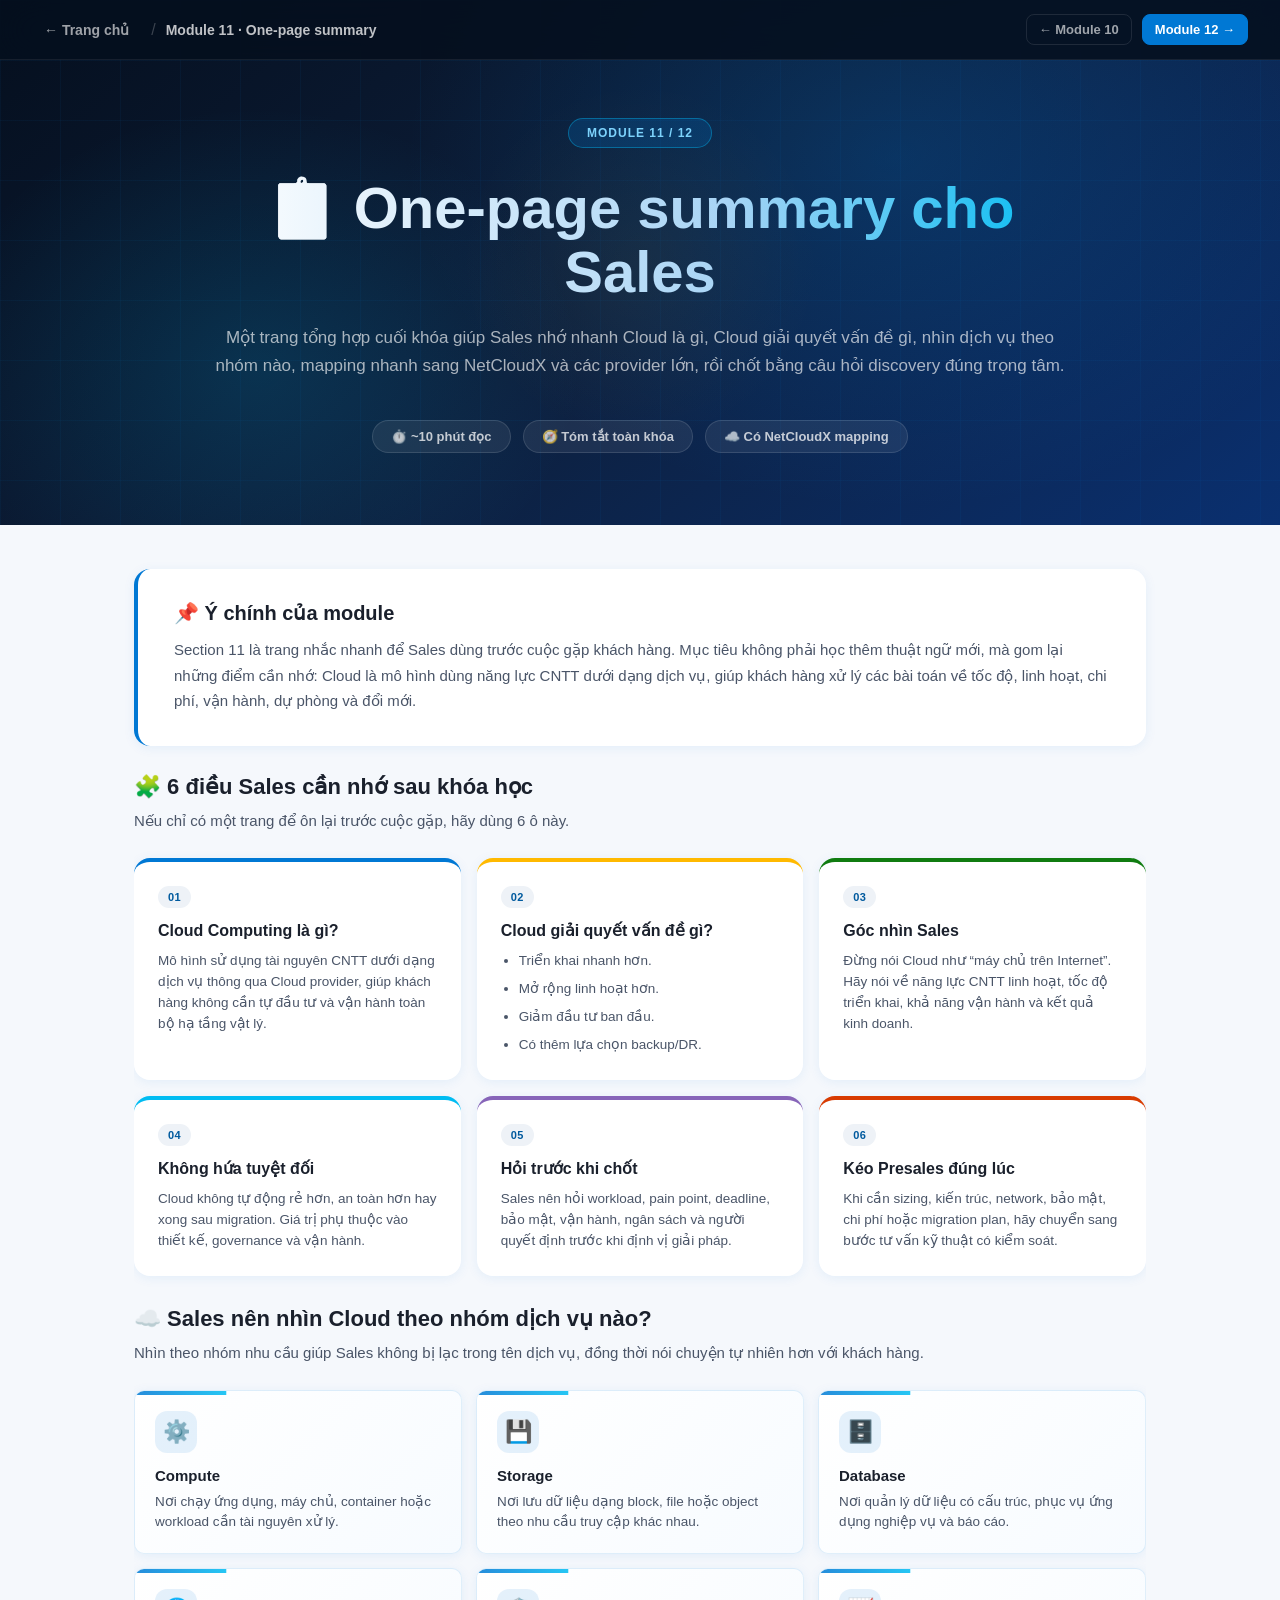
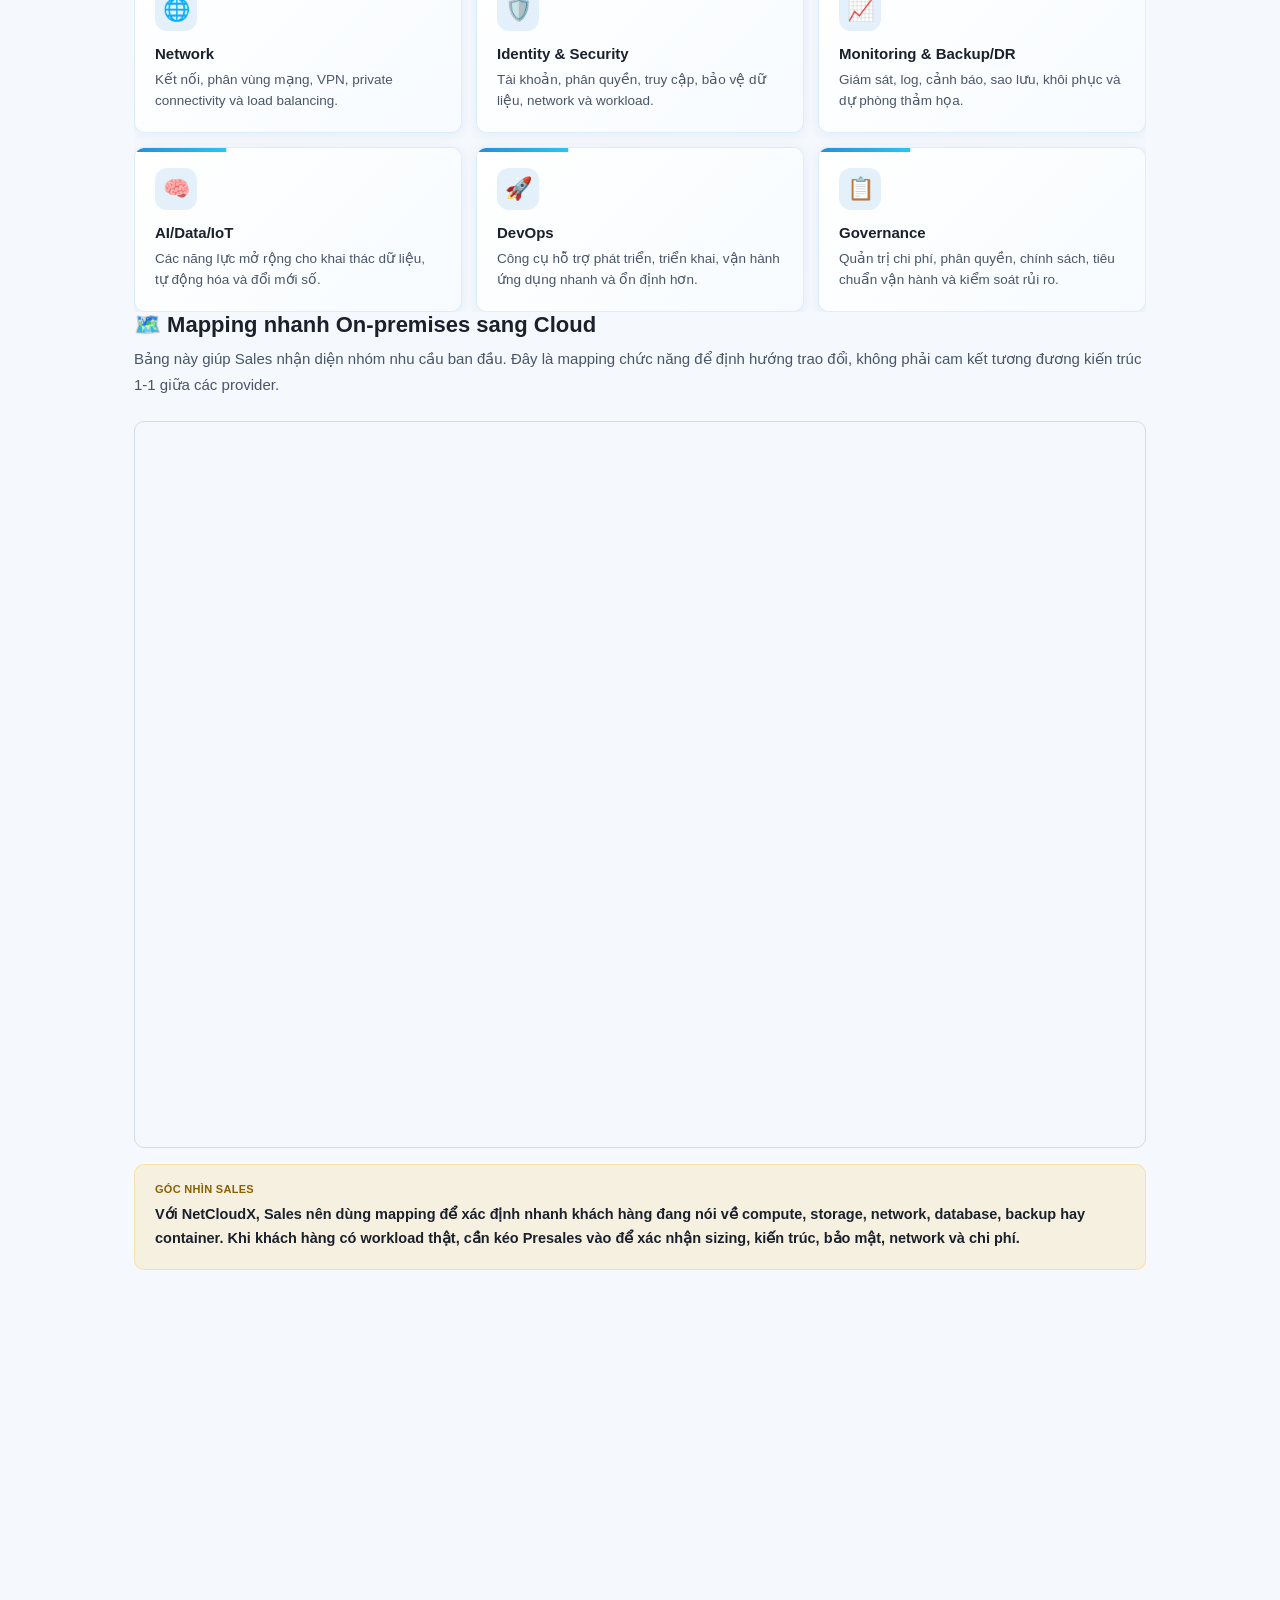
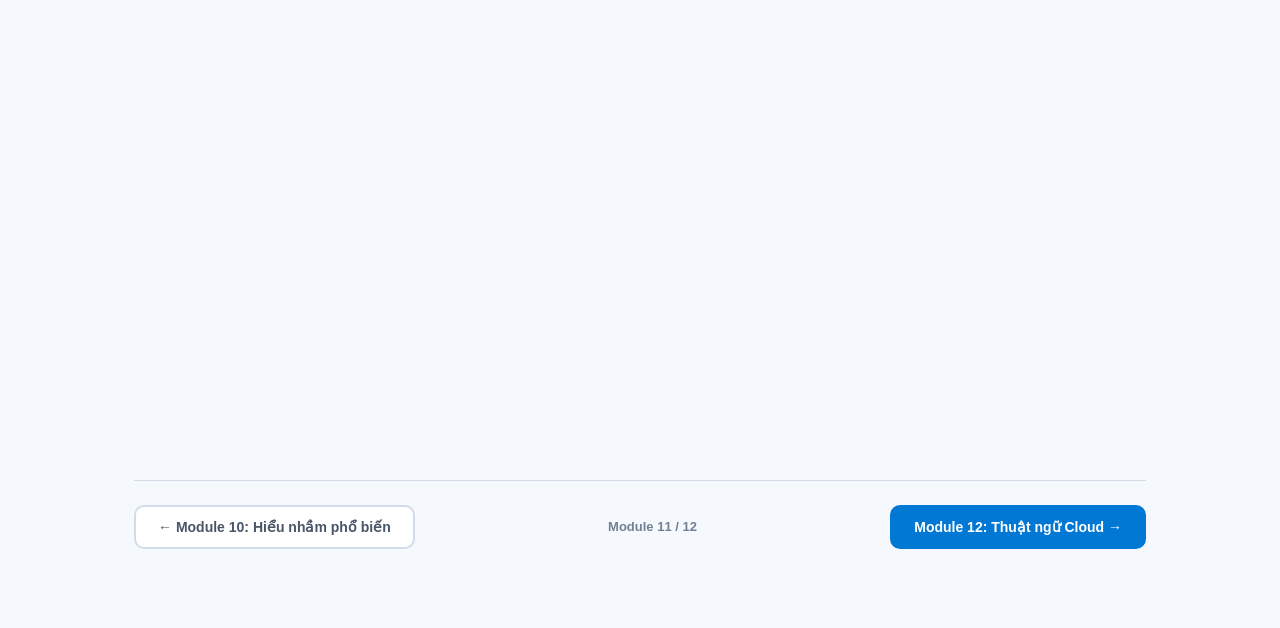
<file: section11.html>
<!DOCTYPE html>
<html lang="vi">
<head>
<meta charset="UTF-8">
<meta name="viewport" content="width=device-width, initial-scale=1.0">
<title>One-page summary cho Sales | Module 11</title>
<link rel="stylesheet" href="assets/styles.css">
<style>
.section-11-page { max-width:1120px; }
.summary-grid { display:grid; grid-template-columns:repeat(3,minmax(0,1fr)); gap:16px; margin-bottom:30px; }
.summary-card { border-radius:var(--radius); background:var(--white); box-shadow:var(--shadow-sm); padding:24px; border-top:4px solid var(--primary); transition:transform .22s ease,box-shadow .22s ease,border-color .22s ease; }
.summary-card:nth-child(2) { border-top-color:var(--accent); }
.summary-card:nth-child(3) { border-top-color:var(--success); }
.summary-card:nth-child(4) { border-top-color:var(--secondary); }
.summary-card:nth-child(5) { border-top-color:#8764b8; }
.summary-card:nth-child(6) { border-top-color:#d83b01; }
.summary-card:hover { box-shadow:var(--shadow-md); transform:translateY(-3px); }
.summary-card span { display:inline-flex; margin-bottom:12px; border-radius:999px; background:var(--gray-2); color:var(--primary-dark); font-size:11px; font-weight:900; letter-spacing:.4px; padding:5px 10px; text-transform:uppercase; }
.summary-card h3 { margin-bottom:10px; color:var(--text); font-size:16px; font-weight:900; line-height:1.35; }
.summary-card p,.summary-card li { color:var(--text-light); font-size:13.5px; line-height:1.55; }
.summary-card ul { display:grid; gap:7px; padding-left:18px; }
.service-lens { display:grid; grid-template-columns:repeat(3,minmax(0,1fr)); gap:14px; }
.lens-card { position:relative; overflow:hidden; min-height:164px; border:1px solid rgba(0,120,212,.12); border-radius:var(--radius-sm); background:linear-gradient(135deg,#fff,#f7fbff); box-shadow:var(--shadow-sm); padding:20px; transition:transform .22s ease,box-shadow .22s ease,border-color .22s ease,background-color .22s ease; }
.lens-card::before { position:absolute; inset:0 0 auto 0; height:4px; background:linear-gradient(90deg,var(--primary),var(--secondary)); content:""; opacity:.85; transform:scaleX(.28); transform-origin:left; transition:transform .22s ease,opacity .22s ease; }
.lens-card:hover { border-color:rgba(0,120,212,.34); box-shadow:var(--shadow-md); transform:translateY(-4px); }
.lens-card:hover::before { opacity:1; transform:scaleX(1); }
.lens-icon { display:grid; width:42px; height:42px; place-items:center; margin-bottom:14px; border-radius:12px; background:rgba(0,120,212,.1); color:var(--primary-dark); font-size:22px; transition:transform .22s ease,background-color .22s ease,color .22s ease; }
.lens-card:hover .lens-icon { background:var(--primary); color:white; transform:translateY(-2px) scale(1.04); }
.lens-card h3 { margin-bottom:8px; color:var(--text); font-size:15px; font-weight:900; }
.lens-card p { color:var(--text-light); font-size:13.5px; line-height:1.55; }
.mapping-table .table-wrap { overflow-x:visible; }
.mapping-table table { width:100%; min-width:0; table-layout:fixed; }
.mapping-table th,.mapping-table td { overflow-wrap:anywhere; vertical-align:top; font-size:13px; line-height:1.45; padding-left:12px; padding-right:12px; }
.mapping-table th:nth-child(1),.mapping-table td:nth-child(1) { width:18%; }
.mapping-table th:nth-child(2),.mapping-table td:nth-child(2) { width:23%; }
.mapping-table th:nth-child(3),.mapping-table td:nth-child(3),
.mapping-table th:nth-child(4),.mapping-table td:nth-child(4),
.mapping-table th:nth-child(5),.mapping-table td:nth-child(5) { width:19.66%; }
.sales-note { margin-top:16px; border:1px solid rgba(255,185,0,.28); border-radius:var(--radius-sm); background:rgba(255,185,0,.11); padding:18px 20px; }
.sales-note span { display:block; margin-bottom:8px; color:#8a6000; font-size:11px; font-weight:900; letter-spacing:.3px; text-transform:uppercase; }
.sales-note p { margin:0; color:var(--text); font-size:14.5px; font-weight:650; line-height:1.65; }
.question-grid { display:grid; grid-template-columns:minmax(0,1.1fr) minmax(0,.9fr); gap:18px; align-items:stretch; }
.hero-question { display:flex; flex-direction:column; justify-content:center; border-radius:var(--radius); background:linear-gradient(135deg,var(--primary-dark),var(--primary)); box-shadow:var(--shadow-md); color:white; padding:30px; }
.hero-question span { margin-bottom:10px; color:rgba(255,255,255,.76); font-size:12px; font-weight:900; letter-spacing:.4px; text-transform:uppercase; }
.hero-question blockquote { margin:0; font-size:22px; font-weight:850; line-height:1.45; }
.question-list { border-radius:var(--radius); background:var(--white); box-shadow:var(--shadow-sm); padding:24px; }
.question-list h3 { margin-bottom:12px; color:var(--text); font-size:16px; font-weight:900; }
.question-list ul { display:grid; gap:10px; padding-left:18px; color:var(--text-light); font-size:14px; line-height:1.55; }
.memory-strip { display:grid; grid-template-columns:repeat(4,minmax(0,1fr)); gap:12px; }
.memory-item { border-radius:var(--radius-sm); background:var(--white); box-shadow:var(--shadow-sm); padding:18px; text-align:center; }
.memory-item strong { display:block; margin-bottom:7px; color:var(--primary-dark); font-size:18px; font-weight:900; }
.memory-item span { color:var(--text-light); font-size:13px; line-height:1.45; }
@media(max-width:1000px) {
  .summary-grid,.service-lens { grid-template-columns:repeat(2,minmax(0,1fr)); }
  .question-grid { grid-template-columns:1fr; }
  .memory-strip { grid-template-columns:repeat(2,minmax(0,1fr)); }
}
@media(max-width:640px) {
  .summary-grid,.service-lens,.memory-strip { grid-template-columns:1fr; }
  .hero-question { padding:24px; }
  .hero-question blockquote { font-size:18px; }
  .mapping-table table,.mapping-table thead,.mapping-table tbody,.mapping-table tr,.mapping-table th,.mapping-table td { display:block; width:100%; }
  .mapping-table thead { display:none; }
  .mapping-table tr { margin-bottom:12px; border:1px solid var(--gray-3); border-radius:var(--radius-sm); overflow:hidden; background:var(--white); }
  .mapping-table td { display:grid; grid-template-columns:116px 1fr; gap:12px; border-bottom:1px solid var(--gray-2); padding:12px 14px; font-size:13.5px; }
  .mapping-table td:last-child { border-bottom:0; }
  .mapping-table td::before { color:var(--text); font-size:12px; font-weight:900; }
  .mapping-table td:nth-child(1)::before { content:"On-premises"; }
  .mapping-table td:nth-child(2)::before { content:"NetCloudX"; }
  .mapping-table td:nth-child(3)::before { content:"Azure"; }
  .mapping-table td:nth-child(4)::before { content:"AWS"; }
  .mapping-table td:nth-child(5)::before { content:"GCP"; }
}
</style>
<link rel="stylesheet" href="assets/performance.css">
<script src="assets/performance.js" defer></script>
</head>
<body>

<nav class="top-nav">
  <div class="nav-left">
    <a href="index.html" class="nav-back">← Trang chủ</a>
    <span class="nav-sep">/</span>
    <span class="nav-module-title">Module 11 · One-page summary</span>
  </div>
  <div class="nav-right">
    <a href="section10.html" class="nav-btn">← Module 10</a>
    <a href="section12.html" class="nav-btn primary-btn">Module 12 →</a>
  </div>
</nav>

<header class="section-hero">
  <div class="hero-inner">
    <div class="module-badge">MODULE 11 / 12</div>
    <h1>📋 One-page summary cho Sales</h1>
    <p class="subtitle">Một trang tổng hợp cuối khóa giúp Sales nhớ nhanh Cloud là gì, Cloud giải quyết vấn đề gì, nhìn dịch vụ theo nhóm nào, mapping nhanh sang NetCloudX và các provider lớn, rồi chốt bằng câu hỏi discovery đúng trọng tâm.</p>
    <div class="hero-meta">
      <div class="meta-chip">⏱️ ~10 phút đọc</div>
      <div class="meta-chip">🧭 Tóm tắt toàn khóa</div>
      <div class="meta-chip">☁️ Có NetCloudX mapping</div>
    </div>
  </div>
</header>

<main class="page-content wide-content section-11-page">

  <section class="intro-card reveal">
    <h2>📌 Ý chính của module</h2>
    <p>Section 11 là trang nhắc nhanh để Sales dùng trước cuộc gặp khách hàng. Mục tiêu không phải học thêm thuật ngữ mới, mà gom lại những điểm cần nhớ: Cloud là mô hình dùng năng lực CNTT dưới dạng dịch vụ, giúp khách hàng xử lý các bài toán về tốc độ, linh hoạt, chi phí, vận hành, dự phòng và đổi mới.</p>
  </section>

  <section class="block reveal">
    <div class="block-title">🧩 6 điều Sales cần nhớ sau khóa học</div>
    <p class="block-subtitle">Nếu chỉ có một trang để ôn lại trước cuộc gặp, hãy dùng 6 ô này.</p>
    <div class="summary-grid">
      <article class="summary-card"><span>01</span><h3>Cloud Computing là gì?</h3><p>Mô hình sử dụng tài nguyên CNTT dưới dạng dịch vụ thông qua Cloud provider, giúp khách hàng không cần tự đầu tư và vận hành toàn bộ hạ tầng vật lý.</p></article>
      <article class="summary-card"><span>02</span><h3>Cloud giải quyết vấn đề gì?</h3><ul><li>Triển khai nhanh hơn.</li><li>Mở rộng linh hoạt hơn.</li><li>Giảm đầu tư ban đầu.</li><li>Có thêm lựa chọn backup/DR.</li></ul></article>
      <article class="summary-card"><span>03</span><h3>Góc nhìn Sales</h3><p>Đừng nói Cloud như “máy chủ trên Internet”. Hãy nói về năng lực CNTT linh hoạt, tốc độ triển khai, khả năng vận hành và kết quả kinh doanh.</p></article>
      <article class="summary-card"><span>04</span><h3>Không hứa tuyệt đối</h3><p>Cloud không tự động rẻ hơn, an toàn hơn hay xong sau migration. Giá trị phụ thuộc vào thiết kế, governance và vận hành.</p></article>
      <article class="summary-card"><span>05</span><h3>Hỏi trước khi chốt</h3><p>Sales nên hỏi workload, pain point, deadline, bảo mật, vận hành, ngân sách và người quyết định trước khi định vị giải pháp.</p></article>
      <article class="summary-card"><span>06</span><h3>Kéo Presales đúng lúc</h3><p>Khi cần sizing, kiến trúc, network, bảo mật, chi phí hoặc migration plan, hãy chuyển sang bước tư vấn kỹ thuật có kiểm soát.</p></article>
    </div>
  </section>

  <section class="block reveal">
    <div class="block-title">☁️ Sales nên nhìn Cloud theo nhóm dịch vụ nào?</div>
    <p class="block-subtitle">Nhìn theo nhóm nhu cầu giúp Sales không bị lạc trong tên dịch vụ, đồng thời nói chuyện tự nhiên hơn với khách hàng.</p>
    <div class="service-lens">
      <article class="lens-card"><div class="lens-icon">⚙️</div><h3>Compute</h3><p>Nơi chạy ứng dụng, máy chủ, container hoặc workload cần tài nguyên xử lý.</p></article>
      <article class="lens-card"><div class="lens-icon">💾</div><h3>Storage</h3><p>Nơi lưu dữ liệu dạng block, file hoặc object theo nhu cầu truy cập khác nhau.</p></article>
      <article class="lens-card"><div class="lens-icon">🗄️</div><h3>Database</h3><p>Nơi quản lý dữ liệu có cấu trúc, phục vụ ứng dụng nghiệp vụ và báo cáo.</p></article>
      <article class="lens-card"><div class="lens-icon">🌐</div><h3>Network</h3><p>Kết nối, phân vùng mạng, VPN, private connectivity và load balancing.</p></article>
      <article class="lens-card"><div class="lens-icon">🛡️</div><h3>Identity & Security</h3><p>Tài khoản, phân quyền, truy cập, bảo vệ dữ liệu, network và workload.</p></article>
      <article class="lens-card"><div class="lens-icon">📈</div><h3>Monitoring & Backup/DR</h3><p>Giám sát, log, cảnh báo, sao lưu, khôi phục và dự phòng thảm họa.</p></article>
      <article class="lens-card"><div class="lens-icon">🧠</div><h3>AI/Data/IoT</h3><p>Các năng lực mở rộng cho khai thác dữ liệu, tự động hóa và đổi mới số.</p></article>
      <article class="lens-card"><div class="lens-icon">🚀</div><h3>DevOps</h3><p>Công cụ hỗ trợ phát triển, triển khai, vận hành ứng dụng nhanh và ổn định hơn.</p></article>
      <article class="lens-card"><div class="lens-icon">📋</div><h3>Governance</h3><p>Quản trị chi phí, phân quyền, chính sách, tiêu chuẩn vận hành và kiểm soát rủi ro.</p></article>
    </div>
  </section>

  <section class="block reveal mapping-table">
    <div class="block-title">🗺️ Mapping nhanh On-premises sang Cloud</div>
    <p class="block-subtitle">Bảng này giúp Sales nhận diện nhóm nhu cầu ban đầu. Đây là mapping chức năng để định hướng trao đổi, không phải cam kết tương đương kiến trúc 1-1 giữa các provider.</p>
    <div class="table-wrap">
      <table>
        <thead>
          <tr><th>Nhu cầu on-premises</th><th>NetCloudX</th><th>Azure</th><th>AWS</th><th>GCP</th></tr>
        </thead>
        <tbody>
          <tr><td>Server/VM</td><td>UHost / UPHost / ULightHost</td><td>Azure Virtual Machines</td><td>Amazon EC2</td><td>Compute Engine</td></tr>
          <tr><td>Object Storage</td><td>US3</td><td>Azure Blob Storage</td><td>Amazon S3</td><td>Cloud Storage</td></tr>
          <tr><td>Block Storage</td><td>UDisk</td><td>Azure Managed Disks</td><td>Amazon EBS</td><td>Persistent Disk</td></tr>
          <tr><td>SQL Database</td><td>UDB</td><td>Azure SQL Database</td><td>Amazon RDS</td><td>Cloud SQL</td></tr>
          <tr><td>Virtual Network</td><td>UVPC</td><td>Azure Virtual Network</td><td>Amazon VPC</td><td>VPC</td></tr>
          <tr><td>Load Balancer</td><td>ULB4 / ULB7</td><td>Azure Load Balancer / Application Gateway</td><td>Elastic Load Balancing</td><td>Cloud Load Balancing</td></tr>
          <tr><td>VPN</td><td>VPN / UVPC connectivity</td><td>Azure VPN Gateway</td><td>AWS Site-to-Site VPN</td><td>Cloud VPN</td></tr>
          <tr><td>Private Link/Leased Line</td><td>Private connectivity / leased line integration</td><td>ExpressRoute</td><td>Direct Connect</td><td>Cloud Interconnect</td></tr>
          <tr><td>IAM</td><td>Tài khoản / phân quyền nền tảng NetCloudX</td><td>Microsoft Entra ID / Azure RBAC</td><td>AWS IAM</td><td>Cloud IAM</td></tr>
          <tr><td>Monitoring</td><td>Monitoring / logging trên nền tảng</td><td>Azure Monitor</td><td>CloudWatch</td><td>Cloud Monitoring</td></tr>
          <tr><td>Backup</td><td>UDataArk / USnap</td><td>Azure Backup</td><td>AWS Backup</td><td>Backup and DR Service</td></tr>
          <tr><td>Kubernetes</td><td>UK8S</td><td>AKS</td><td>EKS</td><td>GKE</td></tr>
          <tr><td>Serverless</td><td>Chưa chốt trong mapping cơ bản</td><td>Azure Functions</td><td>Lambda</td><td>Cloud Functions</td></tr>
        </tbody>
      </table>
    </div>
    <div class="sales-note">
      <span>Góc nhìn Sales</span>
      <p>Với NetCloudX, Sales nên dùng mapping để xác định nhanh khách hàng đang nói về compute, storage, network, database, backup hay container. Khi khách hàng có workload thật, cần kéo Presales vào để xác nhận sizing, kiến trúc, bảo mật, network và chi phí.</p>
    </div>
  </section>

  <section class="block reveal">
    <div class="block-title">❓ Câu hỏi chốt nhu cầu</div>
    <p class="block-subtitle">Câu hỏi tốt giúp Sales chuyển từ giới thiệu Cloud sang discovery có định hướng.</p>
    <div class="question-grid">
      <div class="hero-question">
        <span>Câu hỏi trung tâm</span>
        <blockquote>Khách hàng đang cần giải quyết bài toán gì: triển khai nhanh, mở rộng nhanh, giảm đầu tư ban đầu, tăng dự phòng, bảo mật tốt hơn, hay khai thác dữ liệu/AI?</blockquote>
      </div>
      <div class="question-list">
        <h3>Câu hỏi phụ nên dùng</h3>
        <ul>
          <li>Workload nào đang cần ưu tiên?</li>
          <li>Pain point hiện tại là tốc độ, chi phí, vận hành, bảo mật hay mở rộng?</li>
          <li>Có deadline kinh doanh hoặc ràng buộc compliance nào không?</li>
          <li>Khách hàng muốn tự vận hành hay cần managed service?</li>
          <li>Ai là người quyết định: IT, tài chính, bảo mật, vận hành hay ban lãnh đạo?</li>
        </ul>
      </div>
    </div>
  </section>

  <section class="block reveal">
    <div class="block-title">🧠 Công thức nhớ nhanh trước cuộc gặp</div>
    <p class="block-subtitle">Một chuỗi 4 bước để Sales không bị cuốn vào danh sách dịch vụ quá sớm.</p>
    <div class="memory-strip">
      <div class="memory-item"><strong>Nghe</strong><span>Khách hàng đang đau ở đâu?</span></div>
      <div class="memory-item"><strong>Nhóm</strong><span>Nhu cầu thuộc compute, storage, network, security hay data?</span></div>
      <div class="memory-item"><strong>Hỏi</strong><span>Cần làm rõ workload, ràng buộc và người quyết định.</span></div>
      <div class="memory-item"><strong>Kéo</strong><span>Presales vào khi cần sizing, kiến trúc và chi phí.</span></div>
    </div>
  </section>

  <section class="block reveal">
    <div class="block-title">🚀 Kết luận mục 11 cho Sales</div>
    <div class="prereq-card">
      <div class="prereq-card-title">Thông điệp cần nhớ</div>
      <p class="dark-card-text">Cloud là một cách tiêu thụ năng lực CNTT linh hoạt hơn. Sales không cần nhớ hết tên dịch vụ, nhưng cần biết cách nối nhu cầu khách hàng với nhóm dịch vụ phù hợp, hỏi đúng câu hỏi discovery, và kéo Presales vào đúng lúc. Nói đúng bối cảnh sẽ giúp khách hàng tin hơn và giúp cơ hội đi tiếp bằng nhu cầu thật.</p>
    </div>
  </section>

  <nav class="bottom-nav reveal" aria-label="Điều hướng module">
    <a href="section10.html" class="bnav-btn">← Module 10: Hiểu nhầm phổ biến</a>
    <span class="bnav-center">Module 11 / 12</span>
    <a href="section12.html" class="bnav-btn next">Module 12: Thuật ngữ Cloud →</a>
  </nav>

</main>

<script src="assets/app.js"></script>
</body>
</html>
</file>
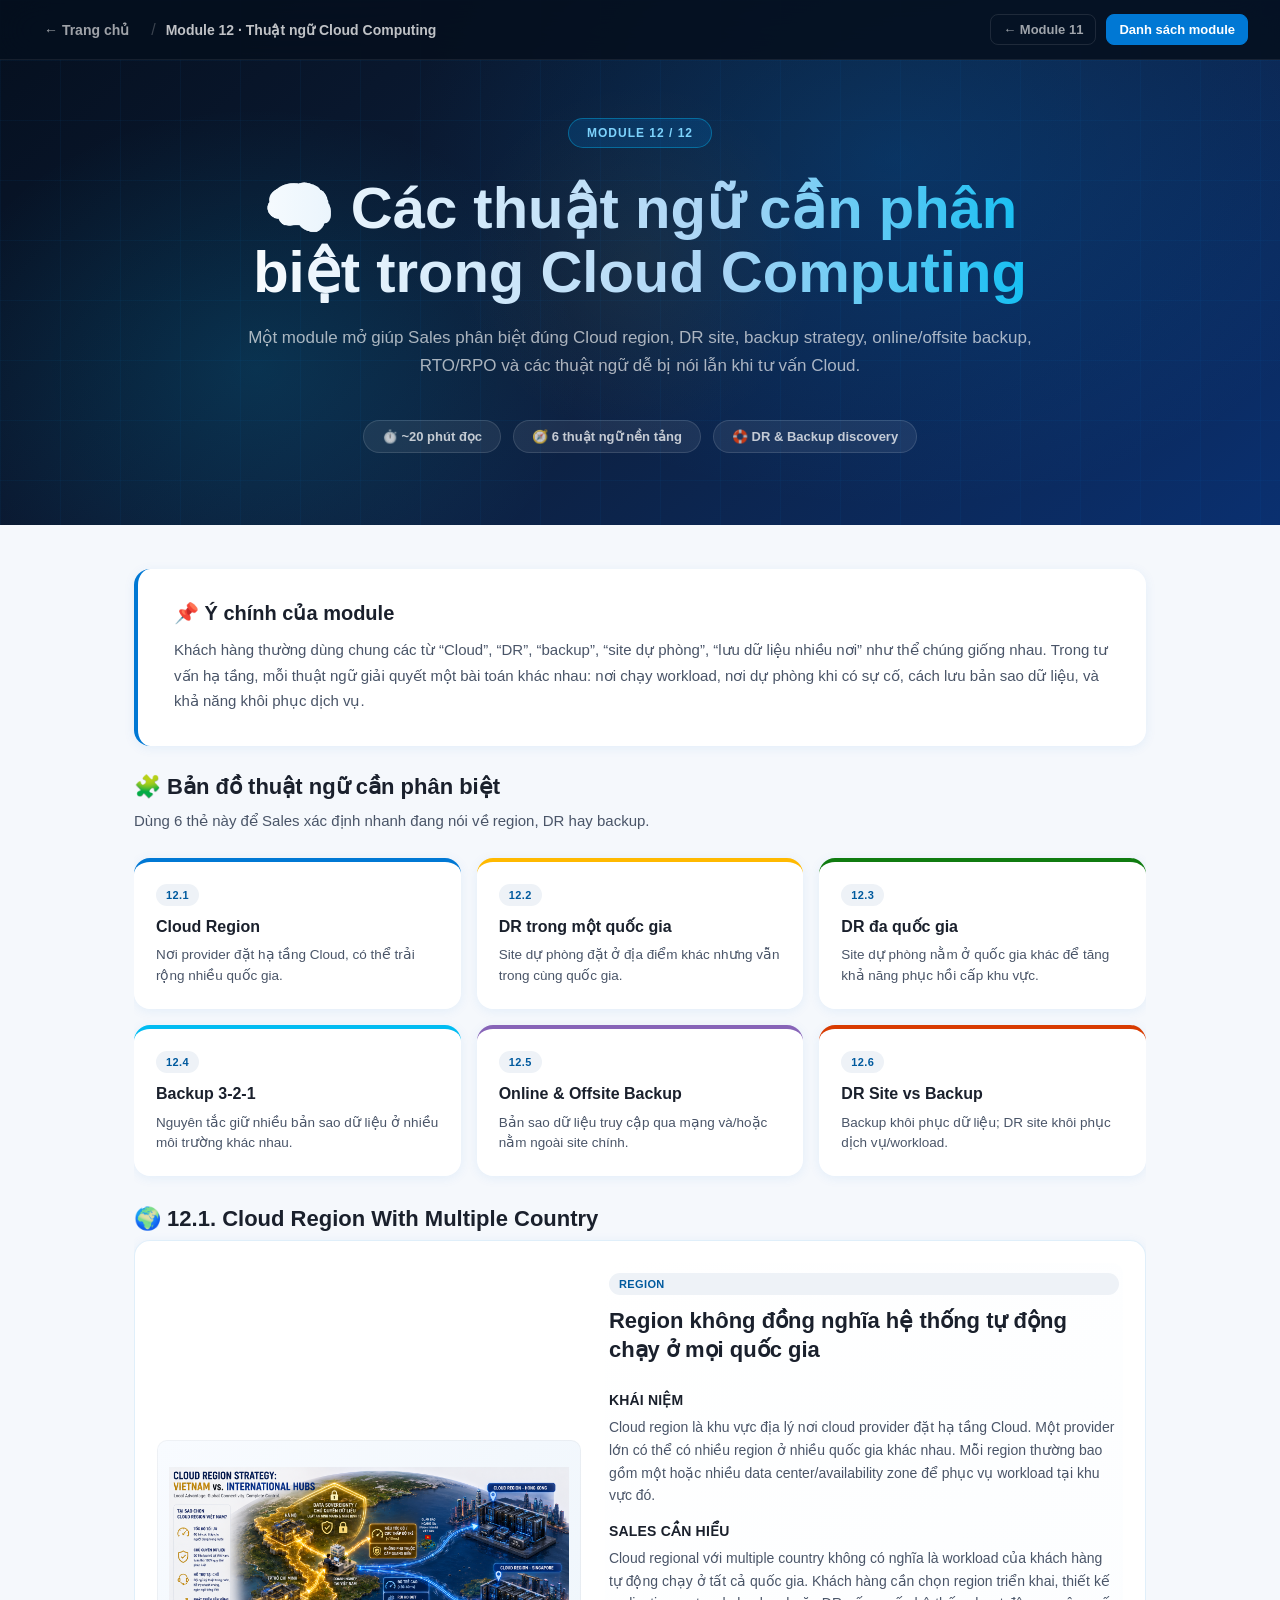
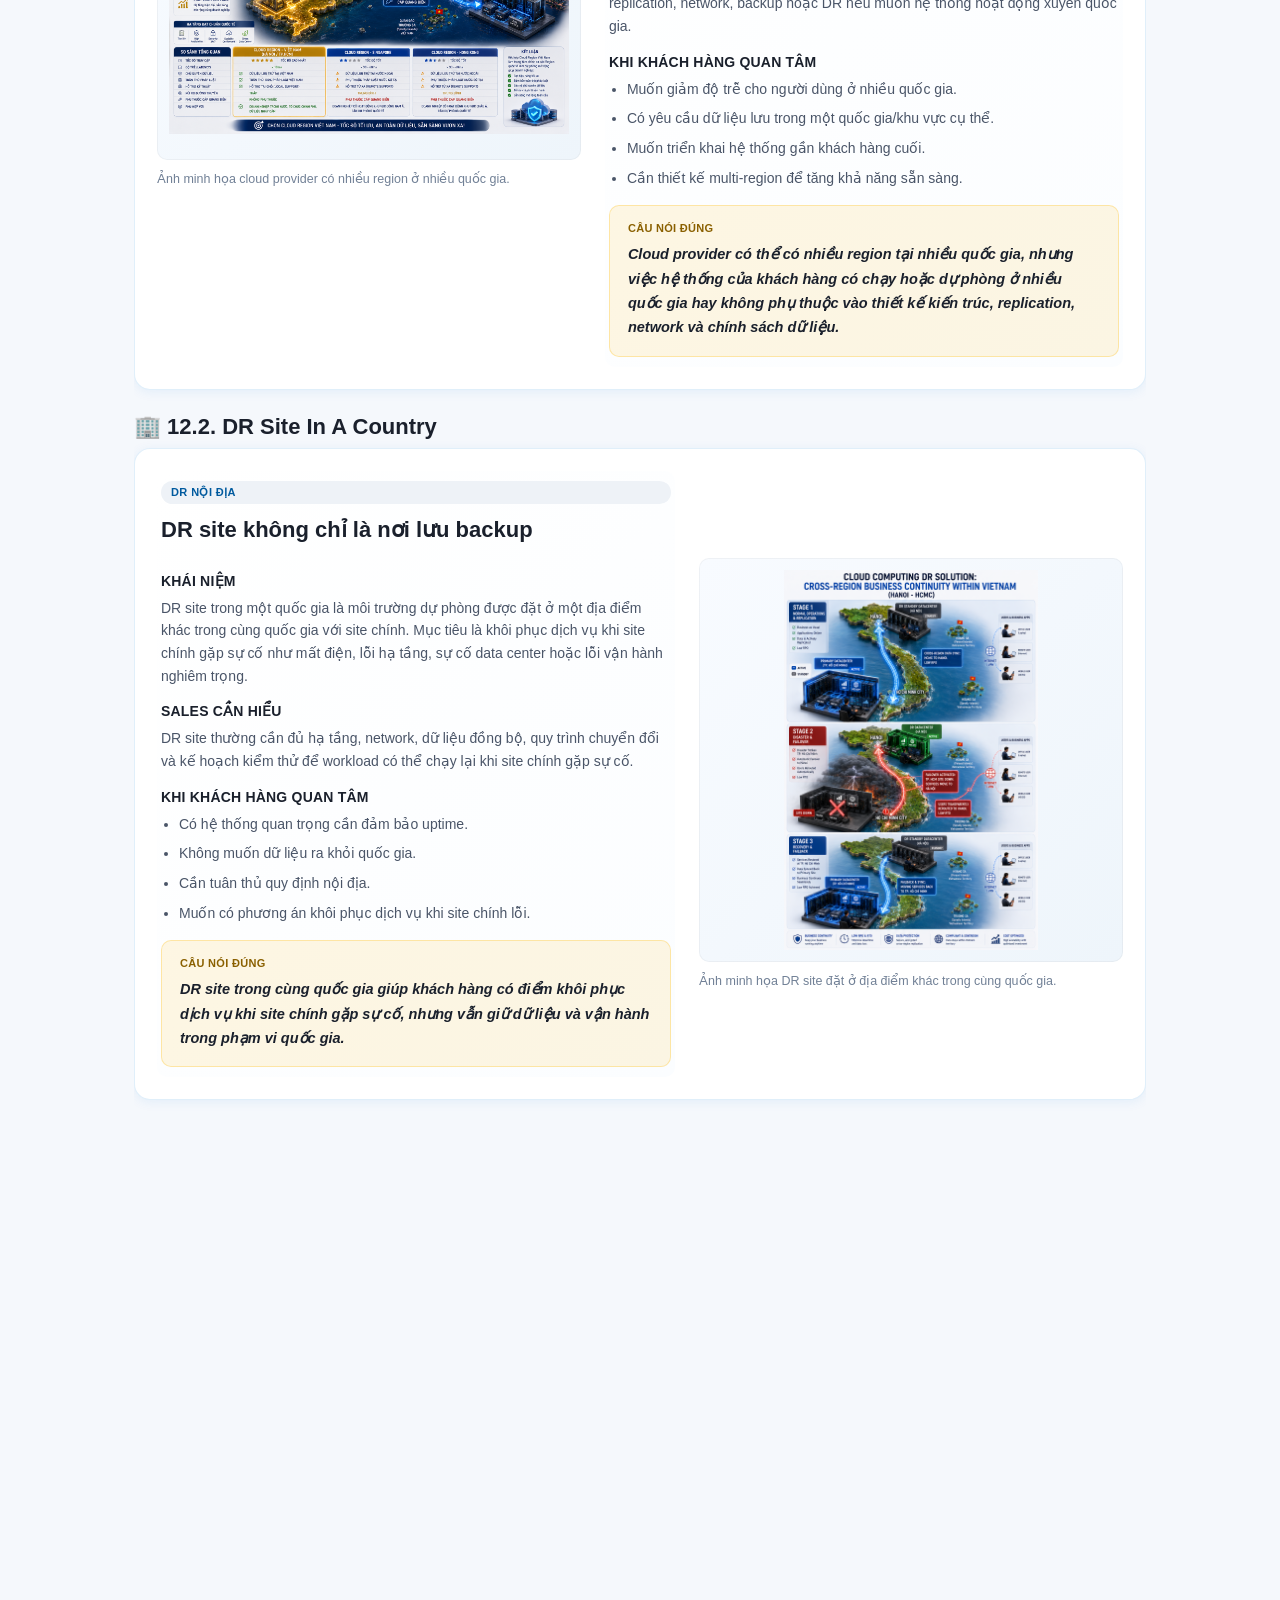
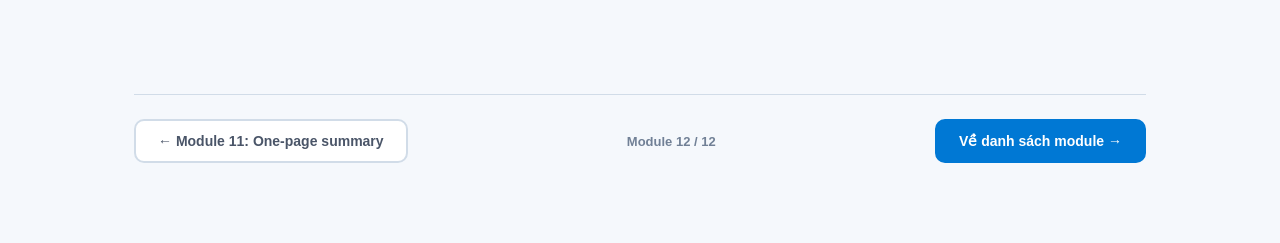
<file: section12.html>
<!DOCTYPE html>
<html lang="vi">
<head>
<meta charset="UTF-8">
<meta name="viewport" content="width=device-width, initial-scale=1.0">
<title>Các thuật ngữ cần phân biệt trong Cloud Computing | Module 12</title>
<link rel="stylesheet" href="assets/styles.css">
<style>
.section-12-page { max-width:1120px; }
.term-map { display:grid; grid-template-columns:repeat(3,minmax(0,1fr)); gap:16px; margin-bottom:30px; }
.term-map-card { border-radius:var(--radius); background:var(--white); box-shadow:var(--shadow-sm); padding:22px; border-top:4px solid var(--primary); transition:transform .22s ease,box-shadow .22s ease,border-color .22s ease; }
.term-map-card:nth-child(2) { border-top-color:var(--accent); }
.term-map-card:nth-child(3) { border-top-color:var(--success); }
.term-map-card:nth-child(4) { border-top-color:var(--secondary); }
.term-map-card:nth-child(5) { border-top-color:#8764b8; }
.term-map-card:nth-child(6) { border-top-color:#d83b01; }
.term-map-card:hover { box-shadow:var(--shadow-md); transform:translateY(-3px); }
.term-map-card span { display:inline-flex; margin-bottom:10px; border-radius:999px; background:var(--gray-2); color:var(--primary-dark); font-size:11px; font-weight:900; letter-spacing:.4px; padding:5px 10px; text-transform:uppercase; }
.term-map-card h3 { margin-bottom:8px; color:var(--text); font-size:16px; font-weight:900; line-height:1.35; }
.term-map-card p { color:var(--text-light); font-size:13.5px; line-height:1.55; }
.term-section { display:grid; grid-template-columns:minmax(320px,.9fr) minmax(0,1.1fr); gap:24px; align-items:stretch; margin-bottom:24px; border:1px solid rgba(0,120,212,.12); border-radius:var(--radius); background:var(--white); box-shadow:var(--shadow-sm); padding:22px; }
.term-section.reverse { grid-template-columns:minmax(0,1.1fr) minmax(320px,.9fr); }
.term-section.reverse .term-figure { order:2; }
.term-figure { display:flex; flex-direction:column; justify-content:center; margin:0; min-width:0; }
.term-image { display:flex; align-items:center; justify-content:center; overflow:hidden; min-height:320px; border-radius:var(--radius-sm); background:linear-gradient(135deg,#f8fbff,#eef5fb); box-shadow:inset 0 0 0 1px rgba(0,0,0,.04); padding:12px; }
.term-image img { display:block; width:100%; max-height:380px; height:auto; object-fit:contain; transition:transform .35s ease; }
.term-section:hover .term-image img { transform:scale(1.018); }
.term-figure figcaption { margin-top:10px; color:var(--text-muted); font-size:12.5px; line-height:1.5; }
.term-copy { display:flex; flex-direction:column; justify-content:center; min-width:0; border-radius:var(--radius-sm); background:linear-gradient(135deg,#fff,#fbfdff); padding:10px 4px; }
.term-copy .term-label { display:inline-flex; margin-bottom:12px; border-radius:999px; background:var(--gray-2); color:var(--primary-dark); font-size:11px; font-weight:900; letter-spacing:.4px; padding:5px 10px; text-transform:uppercase; }
.term-copy h3 { margin-bottom:12px; color:var(--text); font-size:22px; font-weight:900; line-height:1.3; }
.term-copy h4 { margin:16px 0 8px; color:var(--text); font-size:14px; font-weight:900; letter-spacing:.2px; text-transform:uppercase; }
.term-copy p,.term-copy li { color:var(--text-light); font-size:14px; line-height:1.62; }
.term-copy ul { display:grid; gap:7px; padding-left:18px; }
.talk-track { margin-top:16px; border:1px solid rgba(255,185,0,.28); border-radius:var(--radius-sm); background:rgba(255,185,0,.11); padding:16px 18px; }
.talk-track span { display:block; margin-bottom:8px; color:#8a6000; font-size:11px; font-weight:900; letter-spacing:.3px; text-transform:uppercase; }
.talk-track blockquote { margin:0; color:var(--text); font-size:14.5px; font-style:italic; font-weight:650; line-height:1.68; }
.compare-table table { min-width:0; table-layout:fixed; }
.compare-table th,.compare-table td { overflow-wrap:anywhere; vertical-align:top; }
.rto-rpo-grid { display:grid; grid-template-columns:repeat(2,minmax(0,1fr)); gap:16px; }
.metric-card { border-radius:var(--radius); background:var(--white); box-shadow:var(--shadow-sm); padding:24px; border-top:4px solid var(--primary); }
.metric-card:nth-child(2) { border-top-color:var(--accent); }
.metric-card h3 { margin-bottom:10px; color:var(--text); font-size:18px; font-weight:900; }
.metric-card p { color:var(--text-light); font-size:14px; line-height:1.65; }
.metric-example { margin-top:14px; border-radius:var(--radius-sm); background:var(--gray-1); padding:14px 16px; color:var(--text); font-size:14px; line-height:1.6; }
@media(max-width:1000px) {
  .term-map { grid-template-columns:repeat(2,minmax(0,1fr)); }
  .term-section,.term-section.reverse { grid-template-columns:1fr; }
  .term-section.reverse .term-figure { order:0; }
  .term-image { min-height:auto; }
  .term-image img { max-height:none; }
}
@media(max-width:640px) {
  .term-map,.rto-rpo-grid { grid-template-columns:1fr; }
  .term-section { padding:16px; }
  .compare-table table,.compare-table thead,.compare-table tbody,.compare-table tr,.compare-table th,.compare-table td { display:block; width:100%; }
  .compare-table thead { display:none; }
  .compare-table tr { margin-bottom:12px; border:1px solid var(--gray-3); border-radius:var(--radius-sm); overflow:hidden; background:var(--white); }
  .compare-table td { display:grid; grid-template-columns:116px 1fr; gap:12px; border-bottom:1px solid var(--gray-2); padding:12px 14px; font-size:13.5px; }
  .compare-table td:last-child { border-bottom:0; }
  .compare-table td::before { color:var(--text); font-size:12px; font-weight:900; }
  .compare-table td:nth-child(1)::before { content:"Tiêu chí"; }
  .compare-table td:nth-child(2)::before { content:"Backup"; }
  .compare-table td:nth-child(3)::before { content:"DR Site"; }
}
</style>
<link rel="stylesheet" href="assets/performance.css">
<script src="assets/performance.js" defer></script>
</head>
<body>

<nav class="top-nav">
  <div class="nav-left">
    <a href="index.html" class="nav-back">← Trang chủ</a>
    <span class="nav-sep">/</span>
    <span class="nav-module-title">Module 12 · Thuật ngữ Cloud Computing</span>
  </div>
  <div class="nav-right">
    <a href="section11.html" class="nav-btn">← Module 11</a>
    <a href="index.html" class="nav-btn primary-btn">Danh sách module</a>
  </div>
</nav>

<header class="section-hero">
  <div class="hero-inner">
    <div class="module-badge">MODULE 12 / 12</div>
    <h1>🧠 Các thuật ngữ cần phân biệt trong Cloud Computing</h1>
    <p class="subtitle">Một module mở giúp Sales phân biệt đúng Cloud region, DR site, backup strategy, online/offsite backup, RTO/RPO và các thuật ngữ dễ bị nói lẫn khi tư vấn Cloud.</p>
    <div class="hero-meta">
      <div class="meta-chip">⏱️ ~20 phút đọc</div>
      <div class="meta-chip">🧭 6 thuật ngữ nền tảng</div>
      <div class="meta-chip">🛟 DR & Backup discovery</div>
    </div>
  </div>
</header>

<main class="page-content wide-content section-12-page">

  <section class="intro-card reveal">
    <h2>📌 Ý chính của module</h2>
    <p>Khách hàng thường dùng chung các từ “Cloud”, “DR”, “backup”, “site dự phòng”, “lưu dữ liệu nhiều nơi” như thể chúng giống nhau. Trong tư vấn hạ tầng, mỗi thuật ngữ giải quyết một bài toán khác nhau: nơi chạy workload, nơi dự phòng khi có sự cố, cách lưu bản sao dữ liệu, và khả năng khôi phục dịch vụ.</p>
  </section>

  <section class="block reveal">
    <div class="block-title">🧩 Bản đồ thuật ngữ cần phân biệt</div>
    <p class="block-subtitle">Dùng 6 thẻ này để Sales xác định nhanh đang nói về region, DR hay backup.</p>
    <div class="term-map">
      <article class="term-map-card"><span>12.1</span><h3>Cloud Region</h3><p>Nơi provider đặt hạ tầng Cloud, có thể trải rộng nhiều quốc gia.</p></article>
      <article class="term-map-card"><span>12.2</span><h3>DR trong một quốc gia</h3><p>Site dự phòng đặt ở địa điểm khác nhưng vẫn trong cùng quốc gia.</p></article>
      <article class="term-map-card"><span>12.3</span><h3>DR đa quốc gia</h3><p>Site dự phòng nằm ở quốc gia khác để tăng khả năng phục hồi cấp khu vực.</p></article>
      <article class="term-map-card"><span>12.4</span><h3>Backup 3-2-1</h3><p>Nguyên tắc giữ nhiều bản sao dữ liệu ở nhiều môi trường khác nhau.</p></article>
      <article class="term-map-card"><span>12.5</span><h3>Online & Offsite Backup</h3><p>Bản sao dữ liệu truy cập qua mạng và/hoặc nằm ngoài site chính.</p></article>
      <article class="term-map-card"><span>12.6</span><h3>DR Site vs Backup</h3><p>Backup khôi phục dữ liệu; DR site khôi phục dịch vụ/workload.</p></article>
    </div>
  </section>

  <section class="block reveal">
    <div class="block-title">🌍 12.1. Cloud Region With Multiple Country</div>
    <article class="term-section">
      <figure class="term-figure">
        <div class="term-image"><img src="assets/images/cloud-provider-regional.png" alt="Sơ đồ cloud provider regional với nhiều quốc gia" loading="lazy"></div>
        <figcaption>Ảnh minh họa cloud provider có nhiều region ở nhiều quốc gia.</figcaption>
      </figure>
      <div class="term-copy">
        <span class="term-label">Region</span>
        <h3>Region không đồng nghĩa hệ thống tự động chạy ở mọi quốc gia</h3>
        <h4>Khái niệm</h4>
        <p>Cloud region là khu vực địa lý nơi cloud provider đặt hạ tầng Cloud. Một provider lớn có thể có nhiều region ở nhiều quốc gia khác nhau. Mỗi region thường bao gồm một hoặc nhiều data center/availability zone để phục vụ workload tại khu vực đó.</p>
        <h4>Sales cần hiểu</h4>
        <p>Cloud regional với multiple country không có nghĩa là workload của khách hàng tự động chạy ở tất cả quốc gia. Khách hàng cần chọn region triển khai, thiết kế replication, network, backup hoặc DR nếu muốn hệ thống hoạt động xuyên quốc gia.</p>
        <h4>Khi khách hàng quan tâm</h4>
        <ul><li>Muốn giảm độ trễ cho người dùng ở nhiều quốc gia.</li><li>Có yêu cầu dữ liệu lưu trong một quốc gia/khu vực cụ thể.</li><li>Muốn triển khai hệ thống gần khách hàng cuối.</li><li>Cần thiết kế multi-region để tăng khả năng sẵn sàng.</li></ul>
        <div class="talk-track"><span>Câu nói đúng</span><blockquote>Cloud provider có thể có nhiều region tại nhiều quốc gia, nhưng việc hệ thống của khách hàng có chạy hoặc dự phòng ở nhiều quốc gia hay không phụ thuộc vào thiết kế kiến trúc, replication, network và chính sách dữ liệu.</blockquote></div>
      </div>
    </article>
  </section>

  <section class="block reveal">
    <div class="block-title">🏢 12.2. DR Site In A Country</div>
    <article class="term-section reverse">
      <figure class="term-figure">
        <div class="term-image"><img src="assets/images/understanding-dr-site-in-a-country.png" alt="Sơ đồ DR site trong cùng một quốc gia" loading="lazy"></div>
        <figcaption>Ảnh minh họa DR site đặt ở địa điểm khác trong cùng quốc gia.</figcaption>
      </figure>
      <div class="term-copy">
        <span class="term-label">DR nội địa</span>
        <h3>DR site không chỉ là nơi lưu backup</h3>
        <h4>Khái niệm</h4>
        <p>DR site trong một quốc gia là môi trường dự phòng được đặt ở một địa điểm khác trong cùng quốc gia với site chính. Mục tiêu là khôi phục dịch vụ khi site chính gặp sự cố như mất điện, lỗi hạ tầng, sự cố data center hoặc lỗi vận hành nghiêm trọng.</p>
        <h4>Sales cần hiểu</h4>
        <p>DR site thường cần đủ hạ tầng, network, dữ liệu đồng bộ, quy trình chuyển đổi và kế hoạch kiểm thử để workload có thể chạy lại khi site chính gặp sự cố.</p>
        <h4>Khi khách hàng quan tâm</h4>
        <ul><li>Có hệ thống quan trọng cần đảm bảo uptime.</li><li>Không muốn dữ liệu ra khỏi quốc gia.</li><li>Cần tuân thủ quy định nội địa.</li><li>Muốn có phương án khôi phục dịch vụ khi site chính lỗi.</li></ul>
        <div class="talk-track"><span>Câu nói đúng</span><blockquote>DR site trong cùng quốc gia giúp khách hàng có điểm khôi phục dịch vụ khi site chính gặp sự cố, nhưng vẫn giữ dữ liệu và vận hành trong phạm vi quốc gia.</blockquote></div>
      </div>
    </article>
  </section>

  <section class="block reveal">
    <div class="block-title">🌐 12.3. DR Site With Multiple Country</div>
    <article class="term-section">
      <figure class="term-figure">
        <div class="term-image"><img src="assets/images/understanding-dr-site-multiple-country.png" alt="Sơ đồ DR site ở nhiều quốc gia" loading="lazy"></div>
        <figcaption>Ảnh minh họa DR site ở quốc gia khác để tăng khả năng phục hồi cấp khu vực.</figcaption>
      </figure>
      <div class="term-copy">
        <span class="term-label">DR đa quốc gia</span>
        <h3>Tăng khả năng phục hồi, nhưng phải kiểm tra dữ liệu và kết nối</h3>
        <h4>Khái niệm</h4>
        <p>DR site with multiple country là mô hình dự phòng thảm họa ở quốc gia khác. Site chính có thể nằm ở Việt Nam, còn DR site nằm ở Singapore, Nhật Bản, Hong Kong hoặc quốc gia khác tùy chiến lược và quy định dữ liệu.</p>
        <h4>Sales cần hiểu</h4>
        <p>DR đa quốc gia giúp tăng khả năng chống chịu khi sự cố ảnh hưởng diện rộng, nhưng kéo theo yêu cầu cao hơn về network, latency, data sovereignty, compliance, chi phí truyền dữ liệu và quy trình vận hành.</p>
        <h4>Khi khách hàng quan tâm</h4>
        <ul><li>Doanh nghiệp hoạt động đa quốc gia.</li><li>Cần phục hồi khi một quốc gia/khu vực gặp sự cố lớn.</li><li>Có người dùng hoặc chi nhánh ở nhiều nước.</li><li>Cần business continuity ở cấp khu vực.</li></ul>
        <div class="talk-track"><span>Câu nói đúng</span><blockquote>DR site ở nhiều quốc gia giúp tăng khả năng phục hồi ở cấp khu vực, nhưng cần đánh giá kỹ yêu cầu pháp lý, vị trí dữ liệu, độ trễ, chi phí kết nối và quy trình failover.</blockquote></div>
      </div>
    </article>
  </section>

  <section class="block reveal">
    <div class="block-title">💾 12.4. Data Backup Strategy 3-2-1</div>
    <article class="term-section reverse">
      <figure class="term-figure">
        <div class="term-image"><img src="assets/images/data-backup-strategy.png" alt="Sơ đồ chiến lược backup 3-2-1" loading="lazy"></div>
        <figcaption>Ảnh minh họa nguyên tắc backup 3-2-1.</figcaption>
      </figure>
      <div class="term-copy">
        <span class="term-label">Backup strategy</span>
        <h3>3-2-1 là nguyên tắc bảo vệ dữ liệu, không phải DR site</h3>
        <h4>Khái niệm</h4>
        <p>Chiến lược backup 3-2-1 nghĩa là có ít nhất 3 bản dữ liệu, lưu trên 2 loại phương tiện hoặc môi trường khác nhau, và có 1 bản nằm offsite hoặc tách biệt khỏi hệ thống chính.</p>
        <h4>Cách hiểu đơn giản</h4>
        <ul><li>3 bản dữ liệu: dữ liệu chính + ít nhất 2 bản sao.</li><li>2 loại môi trường lưu trữ: ví dụ storage nội bộ và object storage/cloud backup.</li><li>1 bản offsite: nằm ngoài site chính để tránh mất dữ liệu khi site chính gặp sự cố.</li></ul>
        <div class="talk-track"><span>Câu nói đúng</span><blockquote>Backup 3-2-1 giúp giảm rủi ro mất dữ liệu bằng cách giữ nhiều bản sao ở nhiều môi trường khác nhau, trong đó có ít nhất một bản tách khỏi site chính.</blockquote></div>
      </div>
    </article>
  </section>

  <section class="block reveal">
    <div class="block-title">☁️ 12.5. Data Backup Online And Offsite</div>
    <article class="term-section">
      <figure class="term-figure">
        <div class="term-image"><img src="assets/images/data-backup-online-and-offsite.png" alt="Sơ đồ data backup online và offsite" loading="lazy"></div>
        <figcaption>Ảnh minh họa backup online và offsite.</figcaption>
      </figure>
      <div class="term-copy">
        <span class="term-label">Online / Offsite</span>
        <h3>Online không tự động an toàn, offsite không tự động khôi phục nhanh</h3>
        <h4>Khái niệm</h4>
        <p>Online backup là bản sao dữ liệu có thể truy cập qua mạng và thường được cập nhật định kỳ hoặc gần thời gian thực. Offsite backup là bản sao dữ liệu được lưu ở một địa điểm khác với site chính, có thể là cloud storage, data center khác hoặc dịch vụ backup chuyên dụng.</p>
        <h4>Sales cần hiểu</h4>
        <p>Cần hỏi thêm về tần suất backup, thời gian giữ bản sao, mã hóa, khả năng restore, băng thông và quy trình kiểm thử khôi phục.</p>
        <h4>Khi khách hàng quan tâm</h4>
        <ul><li>Muốn bảo vệ dữ liệu khỏi lỗi người dùng, ransomware, lỗi hệ thống.</li><li>Cần bản sao ngoài site chính.</li><li>Cần khôi phục file, database, VM hoặc hệ thống sau sự cố.</li><li>Muốn có chính sách retention theo ngày, tuần, tháng.</li></ul>
        <div class="talk-track"><span>Câu nói đúng</span><blockquote>Online/offsite backup giúp khách hàng có bản sao dữ liệu ở ngoài site chính, nhưng cần thiết kế đúng retention, encryption, restore test và băng thông để đảm bảo khôi phục được khi cần.</blockquote></div>
      </div>
    </article>
  </section>

  <section class="block reveal">
    <div class="block-title">⚖️ 12.6. Compare DR Site And Data Backup</div>
    <article class="term-section reverse">
      <figure class="term-figure">
        <div class="term-image"><img src="assets/images/compare-dr-site-and-data-backup.png" alt="Hình so sánh DR site và data backup" loading="lazy"></div>
        <figcaption>Ảnh minh họa sự khác nhau giữa DR site và data backup.</figcaption>
      </figure>
      <div class="term-copy">
        <span class="term-label">DR vs Backup</span>
        <h3>Backup khôi phục dữ liệu, DR site khôi phục dịch vụ</h3>
        <p>DR site và data backup đều liên quan đến khôi phục sau sự cố, nhưng mục tiêu khác nhau. Backup tập trung vào khôi phục dữ liệu. DR site tập trung vào khôi phục khả năng chạy dịch vụ hoặc workload.</p>
        <div class="talk-track"><span>Thông điệp cần nhớ</span><blockquote>Backup trả lời câu hỏi “dữ liệu có còn không?”. DR site trả lời câu hỏi “dịch vụ có chạy lại được không?”. Một hệ thống quan trọng thường cần cả backup và DR, nhưng hai khái niệm này không thay thế hoàn toàn cho nhau.</blockquote></div>
      </div>
    </article>
  </section>

  <section class="block reveal compare-table">
    <div class="block-title">📋 Bảng phân biệt Data Backup và DR Site</div>
    <p class="block-subtitle">Bảng này giúp Sales tránh nói “có backup là có DR” hoặc “có DR site là không cần backup”.</p>
    <div class="table-wrap">
      <table>
        <thead><tr><th>Tiêu chí</th><th>Data Backup</th><th>DR Site</th></tr></thead>
        <tbody>
          <tr><td>Mục tiêu chính</td><td>Khôi phục dữ liệu</td><td>Khôi phục dịch vụ/workload</td></tr>
          <tr><td>Câu hỏi cần trả lời</td><td>Có lấy lại được dữ liệu không?</td><td>Hệ thống có chạy lại được ở đâu và trong bao lâu?</td></tr>
          <tr><td>Thành phần chính</td><td>Bản sao dữ liệu, retention, encryption, restore</td><td>Hạ tầng dự phòng, dữ liệu đồng bộ, network, failover plan</td></tr>
          <tr><td>Chỉ số quan trọng</td><td>Backup frequency, retention, restore time</td><td>RTO, RPO, failover time, DR test</td></tr>
          <tr><td>Chi phí</td><td>Thường thấp hơn DR site</td><td>Thường cao hơn vì cần môi trường chạy dự phòng</td></tr>
          <tr><td>Rủi ro nếu hiểu nhầm</td><td>Có backup nhưng khôi phục chậm hoặc thiếu dữ liệu</td><td>Có site dự phòng nhưng dữ liệu không đồng bộ hoặc failover không chạy</td></tr>
        </tbody>
      </table>
    </div>
  </section>

  <section class="block reveal">
    <div class="block-title">⏱️ Ghi chú nhanh về RTO và RPO</div>
    <p class="block-subtitle">Hai chỉ số này giúp Sales chuyển câu hỏi “anh/chị muốn an toàn đến mức nào?” thành yêu cầu có thể thiết kế được.</p>
    <div class="rto-rpo-grid">
      <article class="metric-card">
        <h3>RTO - Recovery Time Objective</h3>
        <p>RTO là thời gian tối đa khách hàng chấp nhận hệ thống bị gián đoạn trước khi dịch vụ phải chạy lại.</p>
        <div class="metric-example"><strong>Ví dụ:</strong> nếu khách hàng yêu cầu RTO = 2 tiếng, nghĩa là sau sự cố, hệ thống cần được khôi phục và chạy lại trong vòng tối đa 2 tiếng.</div>
      </article>
      <article class="metric-card">
        <h3>RPO - Recovery Point Objective</h3>
        <p>RPO là lượng dữ liệu tối đa khách hàng chấp nhận mất tính theo thời gian.</p>
        <div class="metric-example"><strong>Ví dụ:</strong> nếu khách hàng yêu cầu RPO = 30 phút, nghĩa là khi có sự cố, khách hàng chấp nhận mất tối đa dữ liệu phát sinh trong 30 phút gần nhất.</div>
      </article>
    </div>
    <div class="talk-track"><span>Cách nói dễ hiểu cho Sales</span><blockquote>RTO là khách hàng chịu downtime tối đa bao lâu. RPO là khách hàng chịu mất dữ liệu tối đa bao lâu. RTO càng ngắn và RPO càng nhỏ thì giải pháp DR/backup càng cần thiết kế kỹ hơn và chi phí thường cao hơn.</blockquote></div>
  </section>

  <section class="block reveal">
    <div class="block-title">🚀 Kết luận mục 12 cho Sales</div>
    <div class="prereq-card">
      <div class="prereq-card-title">Nhớ ba lớp khác nhau</div>
      <p class="dark-card-text">Sales cần phân biệt rõ Cloud region, DR site và backup trước khi tư vấn giải pháp. Cloud region là nơi triển khai hạ tầng Cloud. DR site là nơi giúp dịch vụ chạy lại khi site chính gặp sự cố. Backup là chiến lược giữ bản sao dữ liệu để khôi phục khi cần. Nói đúng ba lớp này giúp Sales tránh tư vấn sai kỳ vọng và mở discovery chính xác hơn.</p>
    </div>
  </section>

  <nav class="bottom-nav reveal" aria-label="Điều hướng module">
    <a href="section11.html" class="bnav-btn">← Module 11: One-page summary</a>
    <span class="bnav-center">Module 12 / 12</span>
    <a href="index.html" class="bnav-btn next">Về danh sách module →</a>
  </nav>

</main>

<script src="assets/app.js"></script>
</body>
</html>
</file>
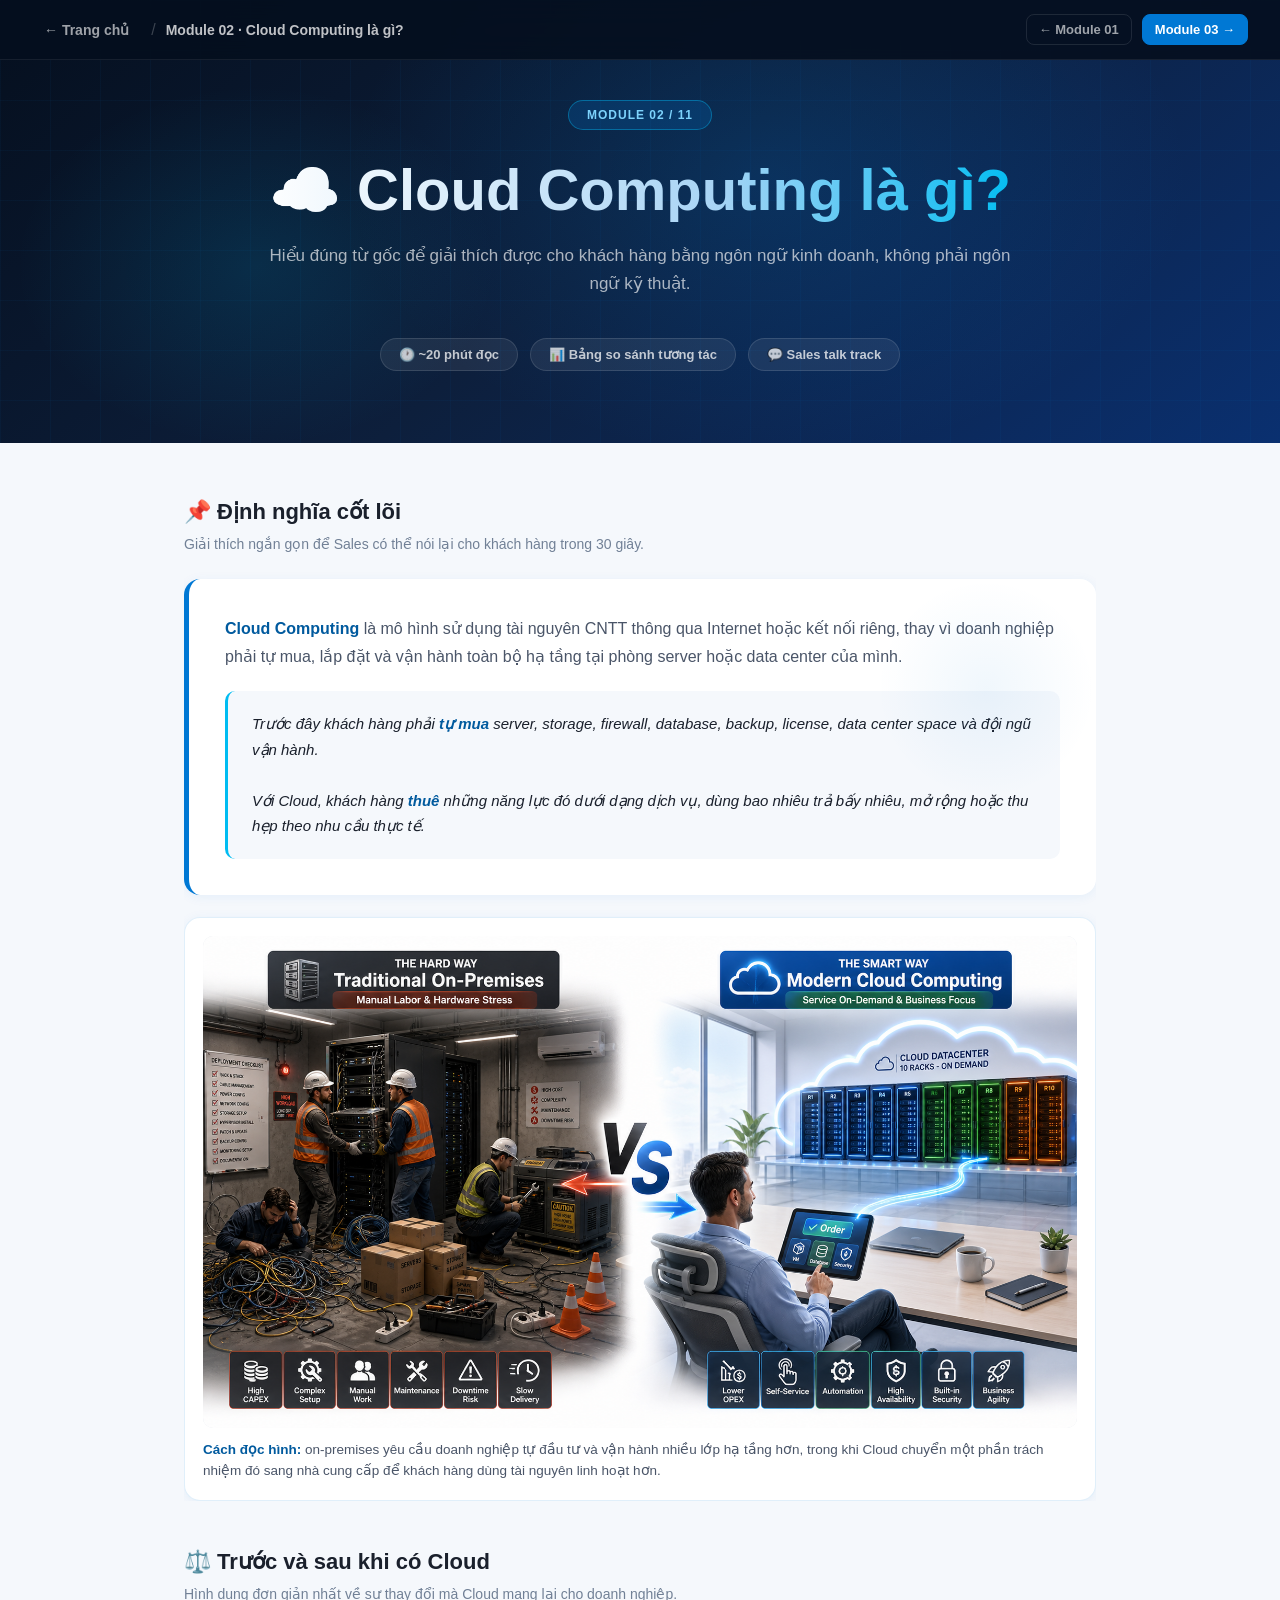
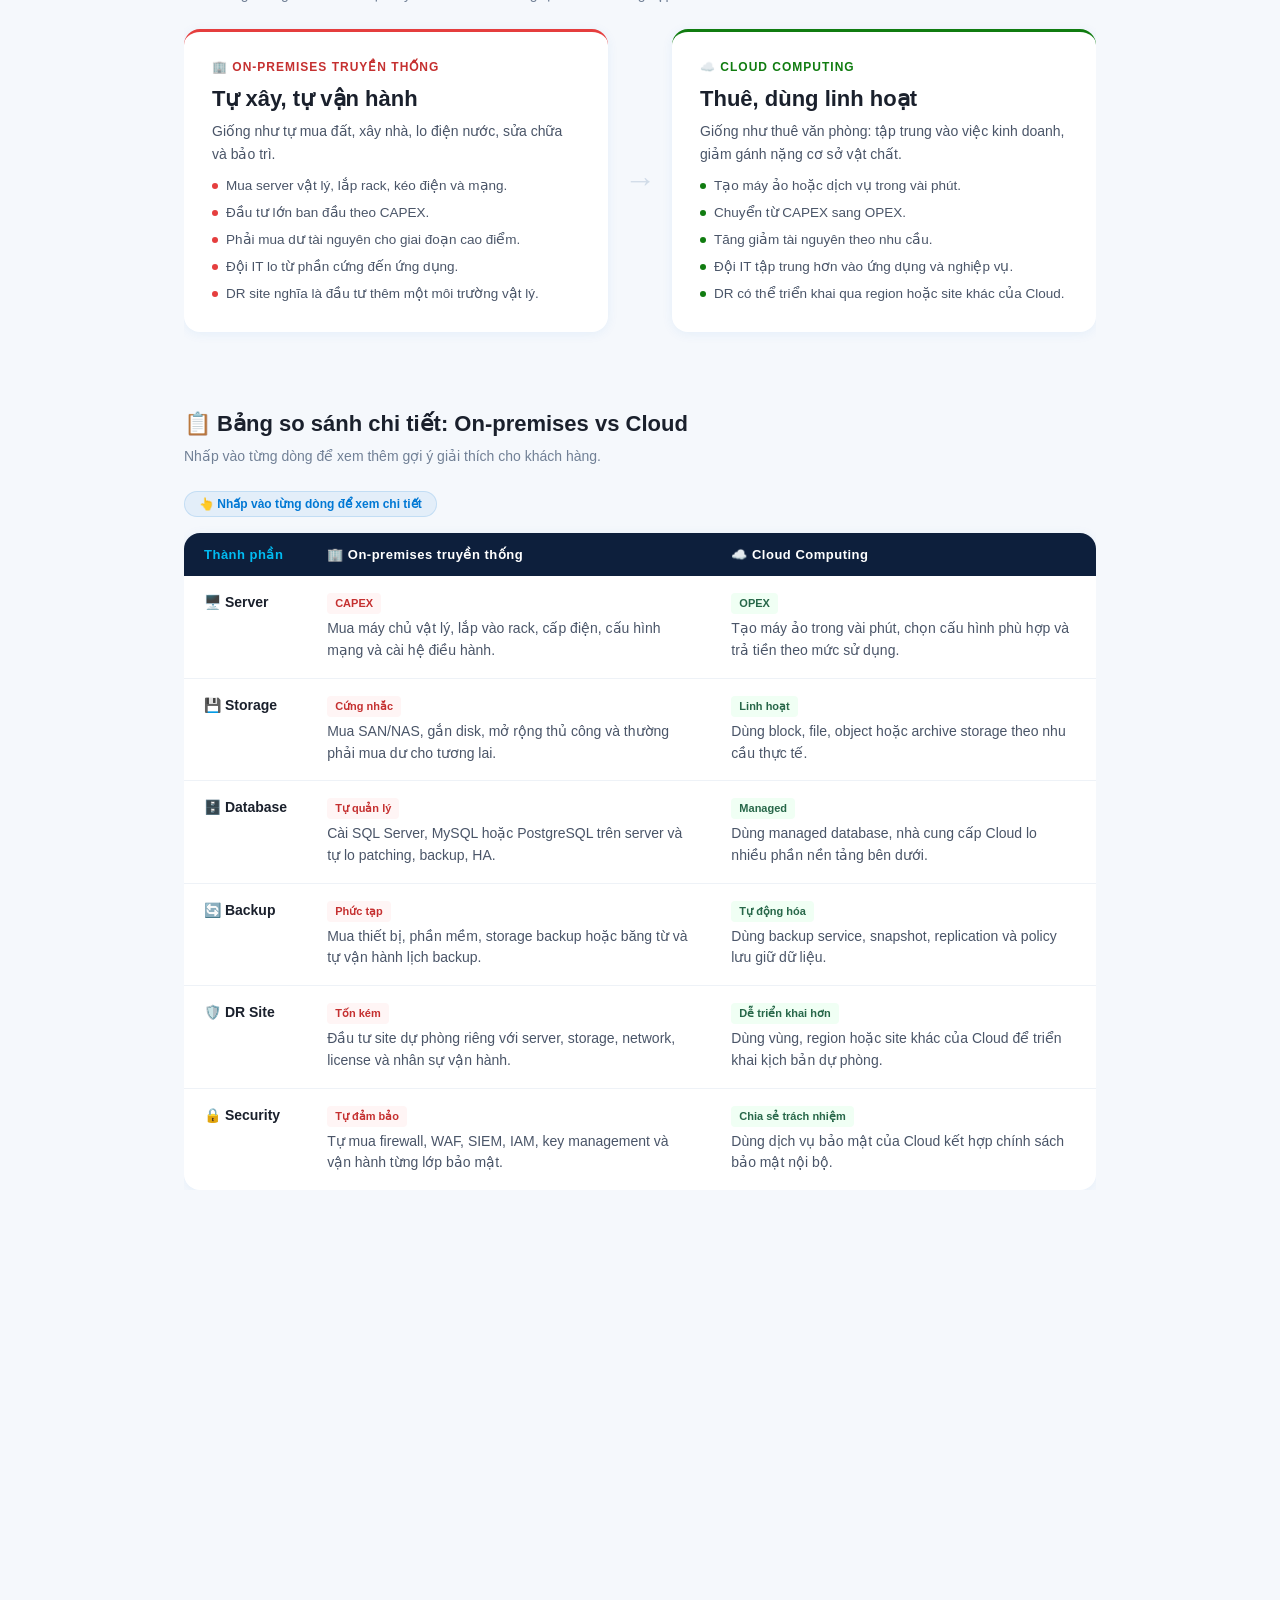
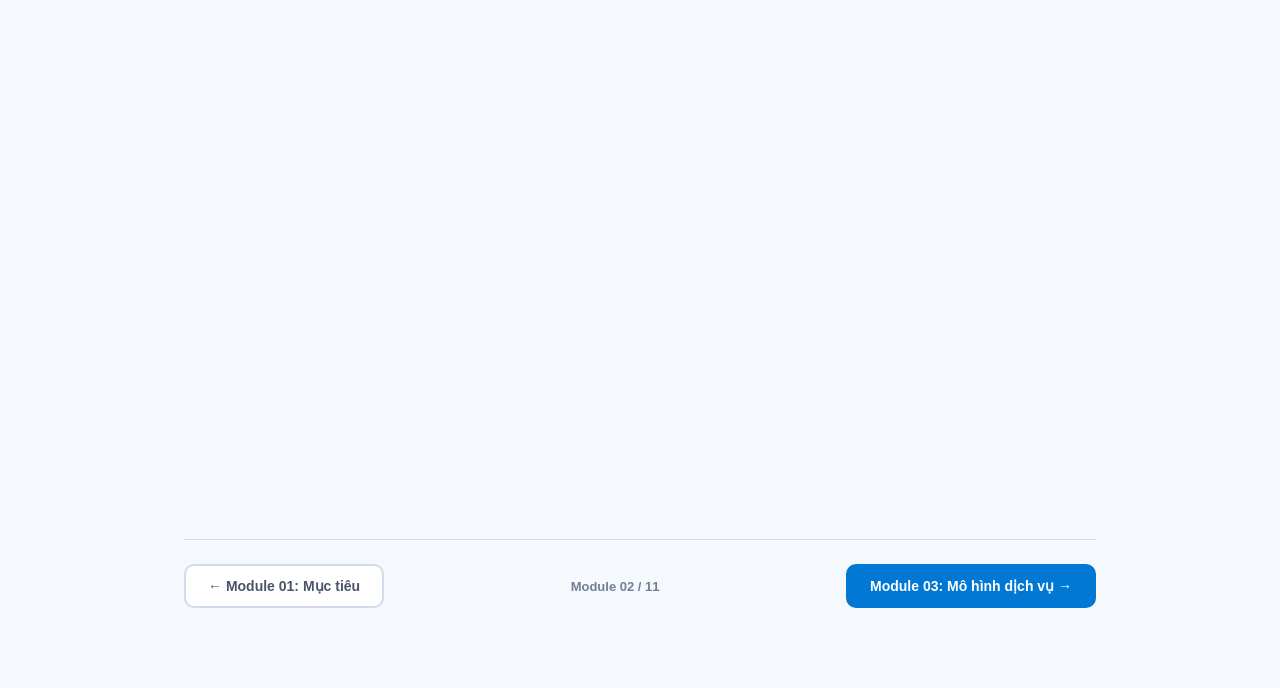
<file: section2.html>
<!DOCTYPE html>
<html lang="vi">
<head>
<meta charset="UTF-8">
<meta name="viewport" content="width=device-width, initial-scale=1.0">
<title>Cloud Computing là gì? | Module 02</title>
<style>
*, *::before, *::after { margin: 0; padding: 0; box-sizing: border-box; }
:root {
  --primary:#0078D4; --primary-dark:#005A9E; --primary-light:#50B0F0;
  --secondary:#00BCF2; --accent:#FFB900; --success:#107C10;
  --danger:#D83B01; --dark:#050F1E; --dark-2:#0D1F3C; --white:#fff;
  --gray-1:#F5F8FC; --gray-2:#EEF2F7; --gray-3:#D1DCE8;
  --text:#1A202C; --text-light:#4A5568; --text-muted:#718096;
  --shadow-sm:0 2px 12px rgba(0,120,212,.07);
  --shadow-md:0 8px 32px rgba(0,120,212,.13);
  --shadow-lg:0 20px 60px rgba(0,0,0,.15);
  --radius:16px; --radius-sm:10px;
  --tr:all .3s cubic-bezier(.4,0,.2,1);
}
html { scroll-behavior:smooth; }
body { font-family:Inter,"Segoe UI",Arial,sans-serif; background:var(--gray-1); color:var(--text); overflow-x:hidden; -webkit-font-smoothing:antialiased; }
a { color:inherit; text-decoration:none; }
strong { color:var(--primary-dark); }
.top-nav { position:fixed; top:0; left:0; right:0; z-index:100; height:60px; padding:0 32px; display:flex; align-items:center; justify-content:space-between; gap:16px; background:rgba(5,15,30,.9); backdrop-filter:blur(20px); border-bottom:1px solid rgba(255,255,255,.07); }
.nav-left,.nav-right { display:flex; align-items:center; gap:10px; }
.nav-back,.nav-btn { display:flex; align-items:center; gap:8px; color:rgba(255,255,255,.62); font-size:14px; font-weight:600; padding:7px 12px; border-radius:8px; transition:var(--tr); }
.nav-btn { border:1px solid rgba(255,255,255,.1); font-size:13px; }
.nav-back:hover,.nav-btn:hover { color:white; background:rgba(255,255,255,.08); }
.nav-btn.prim { color:white; background:var(--primary); border-color:var(--primary); }
.nav-btn.prim:hover { background:var(--primary-dark); }
.nav-sep { color:rgba(255,255,255,.22); }
.nav-module-title { color:rgba(255,255,255,.75); font-size:14px; font-weight:700; }
.section-hero { position:relative; padding:100px 24px 72px; overflow:hidden; text-align:center; background:linear-gradient(140deg,#050F1E 0%,#0D1F3C 50%,#0A3070 100%); }
.section-hero::before { content:""; position:absolute; inset:0; background-image:linear-gradient(rgba(0,120,212,.05) 1px,transparent 1px),linear-gradient(90deg,rgba(0,120,212,.05) 1px,transparent 1px); background-size:50px 50px; }
.section-hero::after { content:""; position:absolute; inset:0; background:radial-gradient(ellipse 600px 400px at 60% 40%,rgba(0,120,212,.2),transparent 70%),radial-gradient(ellipse 400px 300px at 20% 60%,rgba(0,188,242,.12),transparent 60%); pointer-events:none; }
.hero-inner { position:relative; z-index:2; max-width:760px; margin:0 auto; }
.module-badge { display:inline-flex; align-items:center; gap:8px; margin-bottom:28px; padding:7px 18px; border:1px solid rgba(0,188,242,.4); border-radius:50px; background:rgba(0,120,212,.2); color:#7DD3FC; font-size:12px; font-weight:800; letter-spacing:1px; text-transform:uppercase; animation:fadeUp .6s ease both; }
.section-hero h1 { margin-bottom:20px; background:linear-gradient(90deg,#fff 0%,#A8D4F5 60%,#00BCF2 100%); -webkit-background-clip:text; background-clip:text; color:transparent; font-size:clamp(32px,5.5vw,58px); font-weight:900; letter-spacing:0; line-height:1.1; animation:fadeUp .6s ease .1s both; }
.subtitle { margin-bottom:40px; color:rgba(255,255,255,.66); font-size:17px; line-height:1.65; animation:fadeUp .6s ease .2s both; }
.hero-meta { display:flex; align-items:center; justify-content:center; flex-wrap:wrap; gap:12px; animation:fadeUp .6s ease .3s both; }
.meta-chip { display:flex; align-items:center; gap:7px; padding:8px 18px; border:1px solid rgba(255,255,255,.12); border-radius:50px; background:rgba(255,255,255,.07); color:rgba(255,255,255,.74); font-size:13px; font-weight:600; }
.page { max-width:960px; margin:0 auto; padding:56px 24px 80px; }
.block { margin-bottom:48px; }
.block-title { display:flex; align-items:center; gap:10px; margin-bottom:8px; color:var(--text); font-size:22px; font-weight:900; letter-spacing:0; }
.block-sub { margin-bottom:24px; color:var(--text-muted); font-size:14px; line-height:1.6; }
.def-card,.analogy-card,.sales-quote { background:white; border-radius:var(--radius); box-shadow:var(--shadow-sm); }
.def-card { position:relative; overflow:hidden; padding:36px; border-left:5px solid var(--primary); }
.def-card::before { content:""; position:absolute; top:0; right:0; width:220px; height:220px; background:radial-gradient(circle,rgba(0,120,212,.06),transparent 70%); pointer-events:none; }
.def-card p { color:var(--text-light); font-size:16px; line-height:1.75; }
.quote-block { margin-top:20px; padding:20px 24px; border-left:3px solid var(--secondary); border-radius:var(--radius-sm); background:var(--gray-1); color:var(--text); font-size:15px; line-height:1.7; font-style:italic; }
.compare-visual { margin:22px 0 0; border:1px solid rgba(0,120,212,.12); border-radius:var(--radius); background:white; box-shadow:var(--shadow-sm); padding:18px; }
.compare-visual-image { overflow:hidden; border-radius:var(--radius-sm); background:var(--gray-2); box-shadow:inset 0 0 0 1px rgba(0,0,0,.04); }
.compare-visual-image img { display:block; width:100%; height:auto; object-fit:contain; transition:transform .35s ease; }
.compare-visual:hover .compare-visual-image img { transform:scale(1.018); }
.compare-visual figcaption { margin-top:12px; color:var(--text-light); font-size:13.5px; line-height:1.55; }
.compare-visual figcaption strong { color:var(--primary-dark); }
.analogy-grid { display:grid; grid-template-columns:1fr auto 1fr; gap:16px; align-items:center; margin-bottom:32px; }
.analogy-card { padding:28px; transition:var(--tr); }
.analogy-card:hover { box-shadow:var(--shadow-md); transform:translateY(-4px); }
.analogy-card.old { border-top:3px solid #E53E3E; }
.analogy-card.new { border-top:3px solid var(--success); }
.a-label { margin-bottom:12px; font-size:12px; font-weight:900; letter-spacing:1px; text-transform:uppercase; }
.analogy-card.old .a-label { color:#C53030; }
.analogy-card.new .a-label { color:var(--success); }
.a-title { margin-bottom:8px; color:var(--text); font-size:22px; font-weight:900; }
.a-desc { color:var(--text-light); font-size:14px; line-height:1.6; }
.analogy-card ul { display:flex; flex-direction:column; gap:8px; margin-top:12px; list-style:none; }
.analogy-card li { display:flex; align-items:flex-start; gap:8px; color:var(--text-light); font-size:13.5px; line-height:1.4; }
.dot { width:6px; height:6px; flex-shrink:0; margin-top:6px; border-radius:50%; }
.old .dot { background:#E53E3E; }
.new .dot { background:var(--success); }
.arrow-middle { color:var(--gray-3); font-size:32px; font-weight:900; text-align:center; }
.comp-table-wrap { overflow:hidden; border-radius:var(--radius); background:white; box-shadow:var(--shadow-sm); }
.comp-table { width:100%; border-collapse:collapse; }
.comp-table thead th { padding:14px 20px; background:var(--dark-2); color:white; text-align:left; font-size:13px; font-weight:900; letter-spacing:.5px; }
.comp-table thead th:first-child { width:120px; color:var(--secondary); }
.comp-table tbody tr { border-bottom:1px solid var(--gray-2); cursor:pointer; transition:var(--tr); }
.comp-table tbody tr:last-child { border-bottom:0; }
.comp-table tbody tr:hover { background:rgba(0,120,212,.04); }
.comp-table tbody tr.active { background:rgba(0,120,212,.08); box-shadow:inset 4px 0 0 var(--primary); }
.comp-table td { padding:16px 20px; color:var(--text-light); font-size:14px; line-height:1.55; vertical-align:top; }
.comp-table td:first-child { color:var(--text); font-weight:900; white-space:nowrap; }
.tag { display:inline-block; margin-bottom:4px; padding:2px 8px; border-radius:4px; font-size:11px; font-weight:900; }
.tag.red { background:#FFF5F5; color:#C53030; }
.tag.green { background:#F0FFF4; color:#276749; }
.click-hint { display:inline-flex; align-items:center; gap:6px; margin-bottom:16px; padding:5px 14px; border:1px solid rgba(0,120,212,.15); border-radius:50px; background:rgba(0,120,212,.07); color:var(--primary); font-size:12px; font-weight:700; animation:subtlePulse 2.5s ease-in-out infinite; }
.detail-panel { display:none; margin-top:16px; padding:20px 24px; border-left:4px solid var(--primary); border-radius:var(--radius-sm); background:white; box-shadow:var(--shadow-sm); color:var(--text-light); font-size:14px; line-height:1.75; animation:fadeUp .3s ease; }
.detail-panel strong { color:var(--text); }
.key-msg { padding:36px; border:1px solid rgba(0,188,242,.2); border-radius:var(--radius); background:linear-gradient(135deg,var(--dark-2),var(--dark)); }
.key-msg h3 { display:flex; align-items:center; gap:10px; margin-bottom:16px; color:white; font-size:18px; font-weight:900; }
.key-msg p { color:rgba(255,255,255,.76); font-size:15px; line-height:1.75; }
.key-msg .highlight { color:var(--secondary); font-weight:800; }
.pills { display:flex; flex-wrap:wrap; gap:10px; margin-top:20px; }
.pill-item { padding:8px 16px; border:1px solid rgba(0,188,242,.25); border-radius:8px; background:rgba(0,188,242,.12); color:rgba(255,255,255,.82); font-size:13px; font-weight:700; }
.quote-stack { display:flex; flex-direction:column; gap:16px; }
.sales-quote { position:relative; overflow:hidden; padding:28px 32px; border:2px solid rgba(255,185,0,.3); }
.sales-quote::before { content:"💬"; position:absolute; top:-12px; right:20px; font-size:60px; opacity:.07; }
.sq-label { display:flex; align-items:center; gap:6px; margin-bottom:12px; color:#9A6B00; font-size:11px; font-weight:900; letter-spacing:1px; text-transform:uppercase; }
.sales-quote blockquote { color:var(--text); font-size:16px; font-style:italic; font-weight:600; line-height:1.7; }
.bottom-nav { display:flex; justify-content:space-between; align-items:center; flex-wrap:wrap; gap:12px; margin-top:48px; padding-top:24px; border-top:1px solid var(--gray-3); }
.bnav-btn { display:flex; align-items:center; justify-content:center; gap:10px; padding:12px 22px; border:2px solid var(--gray-3); border-radius:10px; background:white; color:var(--text-light); font-size:14px; font-weight:800; transition:var(--tr); }
.bnav-btn:hover { border-color:var(--primary); color:var(--primary); transform:translateY(-2px); box-shadow:var(--shadow-sm); }
.bnav-btn.next { border-color:var(--primary); background:var(--primary); color:white; }
.bnav-btn.next:hover { border-color:var(--primary-dark); background:var(--primary-dark); box-shadow:0 6px 20px rgba(0,120,212,.4); }
.bnav-center { color:var(--text-muted); font-size:13px; font-weight:800; }
@keyframes fadeUp { from{opacity:0;transform:translateY(18px)} to{opacity:1;transform:translateY(0)} }
@keyframes subtlePulse { 0%,100%{opacity:.72} 50%{opacity:1} }
.reveal { opacity:0; transform:translateY(22px); transition:opacity .5s ease,transform .5s ease; }
.reveal.visible { opacity:1; transform:translateY(0); }
@media(max-width:768px) {
  .top-nav { padding:0 16px; }
  .nav-module-title,.nav-sep { display:none; }
  .nav-right { gap:6px; }
  .nav-btn { padding-inline:10px; }
  .section-hero { padding:90px 16px 56px; }
  .page { padding:36px 16px 60px; }
  .def-card,.key-msg,.sales-quote { padding:26px 22px; }
  .analogy-grid { grid-template-columns:1fr; }
  .arrow-middle { transform:rotate(90deg); }
  .comp-table-wrap { overflow-x:auto; }
  .comp-table { min-width:720px; }
  .bottom-nav { flex-direction:column; }
  .bnav-btn { width:100%; }
}
</style>
<link rel="stylesheet" href="assets/performance.css">
<script src="assets/performance.js" defer></script>
</head>
<body>

<nav class="top-nav">
  <div class="nav-left">
    <a href="index.html" class="nav-back">← Trang chủ</a>
    <span class="nav-sep">/</span>
    <span class="nav-module-title">Module 02 · Cloud Computing là gì?</span>
  </div>
  <div class="nav-right">
    <a href="section1.html" class="nav-btn">← Module 01</a>
    <a href="section3.html" class="nav-btn prim">Module 03 →</a>
  </div>
</nav>

<header class="section-hero">
  <div class="hero-inner">
    <div class="module-badge">MODULE 02 / 11</div>
    <h1>☁️ Cloud Computing là gì?</h1>
    <p class="subtitle">Hiểu đúng từ gốc để giải thích được cho khách hàng bằng ngôn ngữ kinh doanh, không phải ngôn ngữ kỹ thuật.</p>
    <div class="hero-meta">
      <div class="meta-chip">🕐 ~20 phút đọc</div>
      <div class="meta-chip">📊 Bảng so sánh tương tác</div>
      <div class="meta-chip">💬 Sales talk track</div>
    </div>
  </div>
</header>

<main class="page">

  <section class="block reveal">
    <div class="block-title">📌 Định nghĩa cốt lõi</div>
    <p class="block-sub">Giải thích ngắn gọn để Sales có thể nói lại cho khách hàng trong 30 giây.</p>
    <div class="def-card">
      <p>
        <strong>Cloud Computing</strong> là mô hình sử dụng tài nguyên CNTT thông qua Internet hoặc kết nối riêng, thay vì doanh nghiệp phải tự mua, lắp đặt và vận hành toàn bộ hạ tầng tại phòng server hoặc data center của mình.
      </p>
      <div class="quote-block">
        Trước đây khách hàng phải <strong>tự mua</strong> server, storage, firewall, database, backup, license, data center space và đội ngũ vận hành.
        <br><br>
        Với Cloud, khách hàng <strong>thuê</strong> những năng lực đó dưới dạng dịch vụ, dùng bao nhiêu trả bấy nhiêu, mở rộng hoặc thu hẹp theo nhu cầu thực tế.
      </div>
    </div>
    <figure class="compare-visual">
      <div class="compare-visual-image">
        <img src="assets/images/compare-onpremises-and-cloud.png" alt="Hình so sánh mô hình on-premises và cloud" loading="lazy">
      </div>
      <figcaption><strong>Cách đọc hình:</strong> on-premises yêu cầu doanh nghiệp tự đầu tư và vận hành nhiều lớp hạ tầng hơn, trong khi Cloud chuyển một phần trách nhiệm đó sang nhà cung cấp để khách hàng dùng tài nguyên linh hoạt hơn.</figcaption>
    </figure>
  </section>

  <section class="block reveal">
    <div class="block-title">⚖️ Trước và sau khi có Cloud</div>
    <p class="block-sub">Hình dung đơn giản nhất về sự thay đổi mà Cloud mang lại cho doanh nghiệp.</p>
    <div class="analogy-grid">
      <article class="analogy-card old">
        <div class="a-label">🏢 On-premises truyền thống</div>
        <div class="a-title">Tự xây, tự vận hành</div>
        <p class="a-desc">Giống như tự mua đất, xây nhà, lo điện nước, sửa chữa và bảo trì.</p>
        <ul>
          <li><span class="dot"></span>Mua server vật lý, lắp rack, kéo điện và mạng.</li>
          <li><span class="dot"></span>Đầu tư lớn ban đầu theo CAPEX.</li>
          <li><span class="dot"></span>Phải mua dư tài nguyên cho giai đoạn cao điểm.</li>
          <li><span class="dot"></span>Đội IT lo từ phần cứng đến ứng dụng.</li>
          <li><span class="dot"></span>DR site nghĩa là đầu tư thêm một môi trường vật lý.</li>
        </ul>
      </article>

      <div class="arrow-middle">→</div>

      <article class="analogy-card new">
        <div class="a-label">☁️ Cloud Computing</div>
        <div class="a-title">Thuê, dùng linh hoạt</div>
        <p class="a-desc">Giống như thuê văn phòng: tập trung vào việc kinh doanh, giảm gánh nặng cơ sở vật chất.</p>
        <ul>
          <li><span class="dot"></span>Tạo máy ảo hoặc dịch vụ trong vài phút.</li>
          <li><span class="dot"></span>Chuyển từ CAPEX sang OPEX.</li>
          <li><span class="dot"></span>Tăng giảm tài nguyên theo nhu cầu.</li>
          <li><span class="dot"></span>Đội IT tập trung hơn vào ứng dụng và nghiệp vụ.</li>
          <li><span class="dot"></span>DR có thể triển khai qua region hoặc site khác của Cloud.</li>
        </ul>
      </article>
    </div>
  </section>

  <section class="block reveal">
    <div class="block-title">📋 Bảng so sánh chi tiết: On-premises vs Cloud</div>
    <p class="block-sub">Nhấp vào từng dòng để xem thêm gợi ý giải thích cho khách hàng.</p>
    <div class="click-hint">👆 Nhấp vào từng dòng để xem chi tiết</div>
    <div class="comp-table-wrap">
      <table class="comp-table" id="compTable">
        <thead>
          <tr>
            <th>Thành phần</th>
            <th>🏢 On-premises truyền thống</th>
            <th>☁️ Cloud Computing</th>
          </tr>
        </thead>
        <tbody>
          <tr data-detail="server">
            <td>🖥️ Server</td>
            <td><span class="tag red">CAPEX</span><br>Mua máy chủ vật lý, lắp vào rack, cấp điện, cấu hình mạng và cài hệ điều hành.</td>
            <td><span class="tag green">OPEX</span><br>Tạo máy ảo trong vài phút, chọn cấu hình phù hợp và trả tiền theo mức sử dụng.</td>
          </tr>
          <tr data-detail="storage">
            <td>💾 Storage</td>
            <td><span class="tag red">Cứng nhắc</span><br>Mua SAN/NAS, gắn disk, mở rộng thủ công và thường phải mua dư cho tương lai.</td>
            <td><span class="tag green">Linh hoạt</span><br>Dùng block, file, object hoặc archive storage theo nhu cầu thực tế.</td>
          </tr>
          <tr data-detail="database">
            <td>🗄️ Database</td>
            <td><span class="tag red">Tự quản lý</span><br>Cài SQL Server, MySQL hoặc PostgreSQL trên server và tự lo patching, backup, HA.</td>
            <td><span class="tag green">Managed</span><br>Dùng managed database, nhà cung cấp Cloud lo nhiều phần nền tảng bên dưới.</td>
          </tr>
          <tr data-detail="backup">
            <td>🔄 Backup</td>
            <td><span class="tag red">Phức tạp</span><br>Mua thiết bị, phần mềm, storage backup hoặc băng từ và tự vận hành lịch backup.</td>
            <td><span class="tag green">Tự động hóa</span><br>Dùng backup service, snapshot, replication và policy lưu giữ dữ liệu.</td>
          </tr>
          <tr data-detail="dr">
            <td>🛡️ DR Site</td>
            <td><span class="tag red">Tốn kém</span><br>Đầu tư site dự phòng riêng với server, storage, network, license và nhân sự vận hành.</td>
            <td><span class="tag green">Dễ triển khai hơn</span><br>Dùng vùng, region hoặc site khác của Cloud để triển khai kịch bản dự phòng.</td>
          </tr>
          <tr data-detail="security">
            <td>🔒 Security</td>
            <td><span class="tag red">Tự đảm bảo</span><br>Tự mua firewall, WAF, SIEM, IAM, key management và vận hành từng lớp bảo mật.</td>
            <td><span class="tag green">Chia sẻ trách nhiệm</span><br>Dùng dịch vụ bảo mật của Cloud kết hợp chính sách bảo mật nội bộ.</td>
          </tr>
        </tbody>
      </table>
    </div>
    <div class="detail-panel" id="detailPanel">
      <div id="detailText"></div>
    </div>
  </section>

  <section class="block reveal">
    <div class="block-title">🚀 Thông điệp Sales cần nhớ</div>
    <div class="key-msg">
      <h3>☁️ Cloud không chỉ là “đưa server lên Internet”</h3>
      <p>
        Cloud là cách doanh nghiệp <span class="highlight">tiêu thụ CNTT như một dịch vụ</span>. Giá trị chính nằm ở tốc độ triển khai, giảm đầu tư ban đầu, khả năng mở rộng, tự động hóa vận hành và tiếp cận nhanh các công nghệ mới như AI, Data Analytics, IoT, DevOps và Security.
      </p>
      <div class="pills">
        <div class="pill-item">Tăng tốc triển khai</div>
        <div class="pill-item">Giảm CAPEX</div>
        <div class="pill-item">Mở rộng linh hoạt</div>
        <div class="pill-item">Tiếp cận AI & Data</div>
        <div class="pill-item">Tăng khả năng DR</div>
        <div class="pill-item">Chuẩn hóa vận hành</div>
      </div>
    </div>
  </section>

  <section class="block reveal">
    <div class="block-title">💬 Khi gặp khách hàng, bạn có thể nói...</div>
    <div class="quote-stack">
      <div class="sales-quote">
        <div class="sq-label">Với CFO / Giám đốc tài chính</div>
        <blockquote>“Cloud giống như thuê văn phòng thay vì mua cả tòa nhà. Doanh nghiệp không cần đầu tư lớn ngay từ đầu, mà trả theo mức sử dụng thực tế và điều chỉnh khi nhu cầu thay đổi.”</blockquote>
      </div>
      <div class="sales-quote">
        <div class="sq-label">Với CTO / IT Manager</div>
        <blockquote>“Thay vì mất nhiều tuần để mua server, lắp rack và cài hệ điều hành, đội kỹ thuật có thể tạo môi trường mới trên Cloud trong vài phút hoặc vài giờ.”</blockquote>
      </div>
      <div class="sales-quote">
        <div class="sq-label">Với Business Owner / CEO</div>
        <blockquote>“Cloud giúp doanh nghiệp thử nghiệm dịch vụ mới nhanh hơn, mở rộng khi thị trường tăng trưởng và giảm rủi ro khi chưa chắc nhu cầu thực tế.”</blockquote>
      </div>
    </div>
  </section>

  <nav class="bottom-nav reveal" aria-label="Điều hướng module">
    <a href="section1.html" class="bnav-btn">← Module 01: Mục tiêu</a>
    <span class="bnav-center">Module 02 / 11</span>
    <a href="section3.html" class="bnav-btn next">Module 03: Mô hình dịch vụ →</a>
  </nav>

</main>

<script>
const io = new IntersectionObserver((entries) => {
  entries.forEach((entry, index) => {
    if (entry.isIntersecting) {
      setTimeout(() => entry.target.classList.add("visible"), index * 90);
      io.unobserve(entry.target);
    }
  });
}, { threshold: .08 });
document.querySelectorAll(".reveal").forEach((el) => io.observe(el));

const details = {
  server: "🖥️ <strong>Server:</strong> Với on-premises, khách hàng phải đặt hàng, chờ giao phần cứng, lắp đặt, cấp điện, cấu hình mạng và cài hệ điều hành. Với Cloud, họ tạo VM theo nhu cầu, tăng giảm cấu hình nhanh và tránh phải mua dư phần cứng cho nhiều năm.",
  storage: "💾 <strong>Storage:</strong> On-premises thường phải dự báo dung lượng trước và mua dư. Cloud cho phép chọn đúng loại lưu trữ theo mục đích: block cho VM, file cho shared folder, object cho dữ liệu lớn, archive cho dữ liệu ít truy cập.",
  database: "🗄️ <strong>Database:</strong> Khi tự vận hành database, đội IT phải lo patching, backup, replication, HA và monitoring. Managed database giúp giảm tải phần nền tảng để khách hàng tập trung hơn vào dữ liệu, schema và ứng dụng.",
  backup: "🔄 <strong>Backup:</strong> Backup truyền thống cần thiết bị, phần mềm, lịch vận hành và kiểm thử restore. Cloud backup giúp cấu hình policy, snapshot, replication và retention linh hoạt hơn.",
  dr: "🛡️ <strong>DR Site:</strong> DR truyền thống thường tốn kém vì gần như phải đầu tư thêm một môi trường thứ hai. Cloud giúp dựng phương án dự phòng theo region hoặc site khác, phù hợp nhiều mức RPO/RTO.",
  security: "🔒 <strong>Security:</strong> Cloud không có nghĩa là tự động an toàn. Đây là mô hình chia sẻ trách nhiệm: nhà cung cấp bảo vệ nền tảng, khách hàng chịu trách nhiệm cấu hình, dữ liệu, tài khoản, ứng dụng và chính sách truy cập."
};

const rows = document.querySelectorAll("#compTable tbody tr");
const panel = document.getElementById("detailPanel");
const detailText = document.getElementById("detailText");

rows.forEach((row) => {
  row.addEventListener("click", function () {
    const key = this.dataset.detail;
    const isActive = this.classList.contains("active");
    rows.forEach((item) => item.classList.remove("active"));
    if (isActive) {
      panel.style.display = "none";
      return;
    }
    this.classList.add("active");
    detailText.innerHTML = details[key];
    panel.style.display = "block";
    panel.style.animation = "none";
    panel.offsetHeight;
    panel.style.animation = "fadeUp .3s ease";
    setTimeout(() => panel.scrollIntoView({ behavior:"smooth", block:"nearest" }), 100);
  });
});
</script>
</body>
</html>
</file>
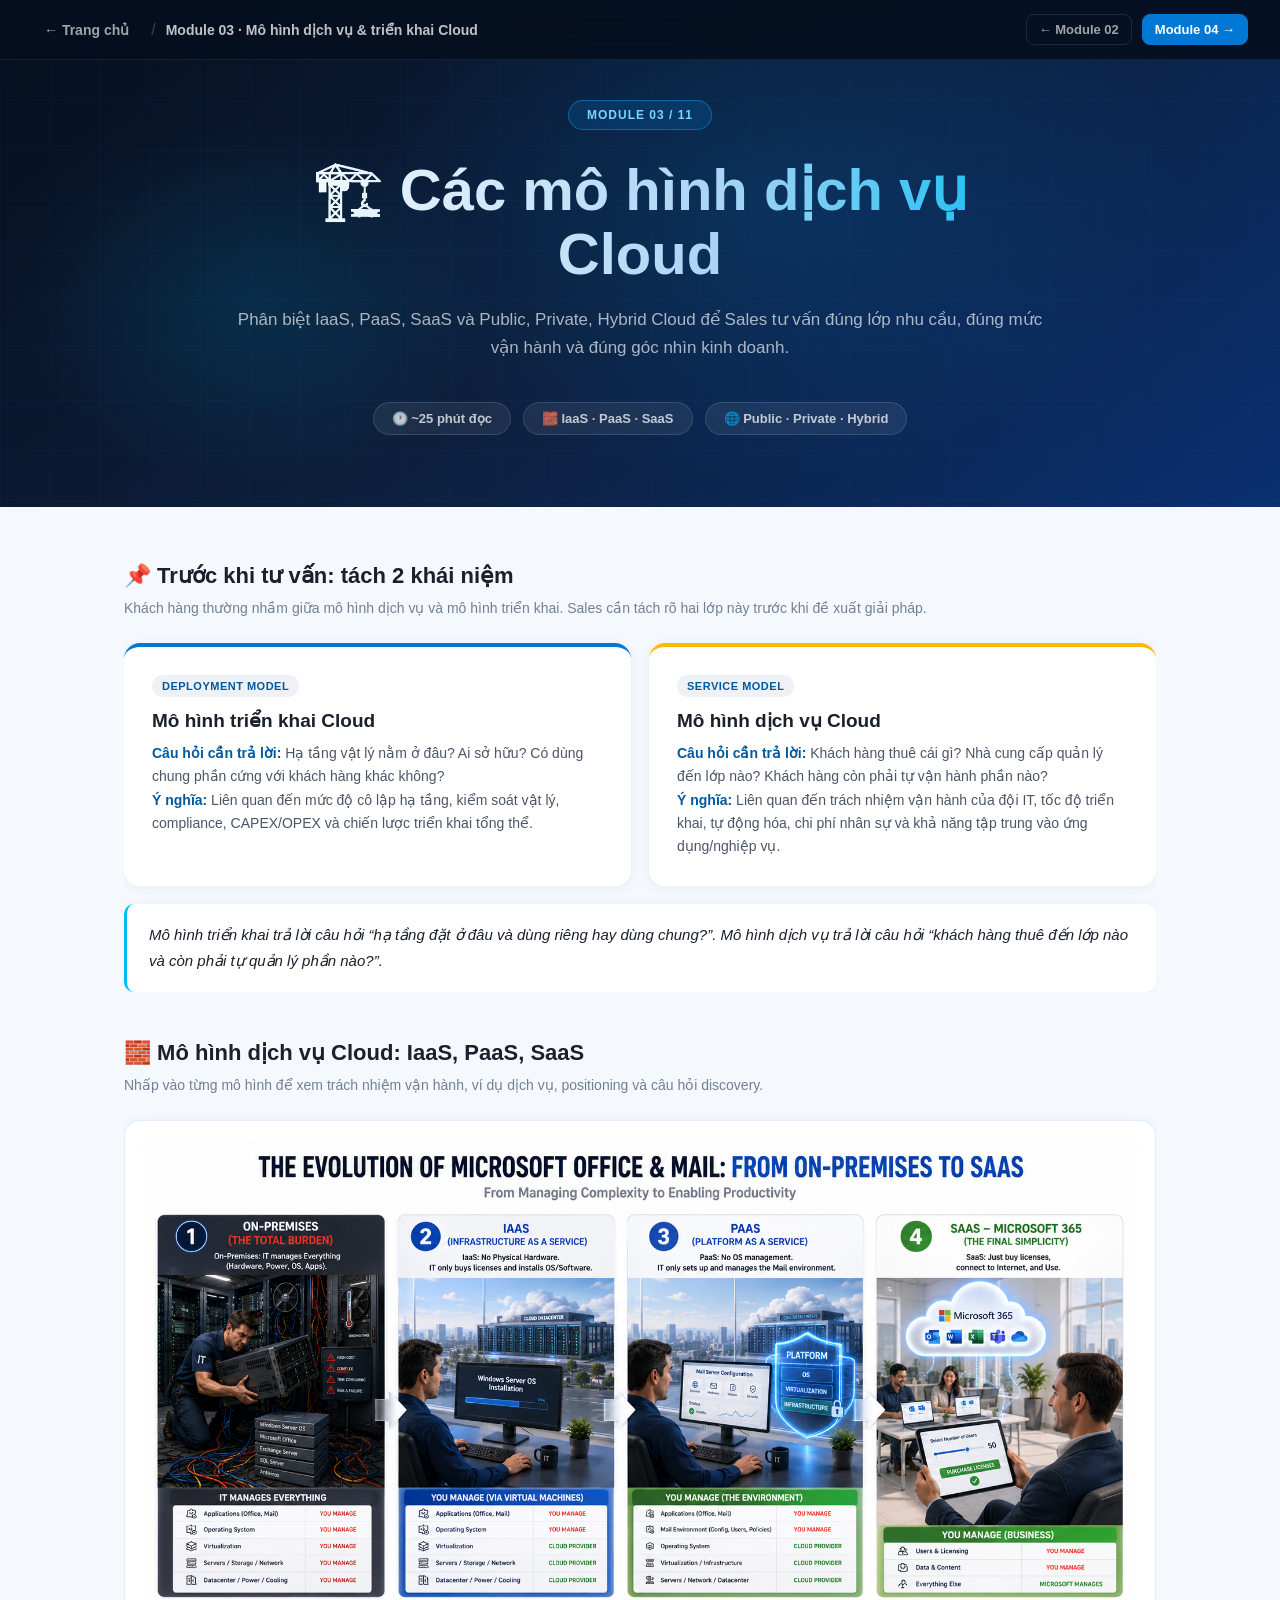
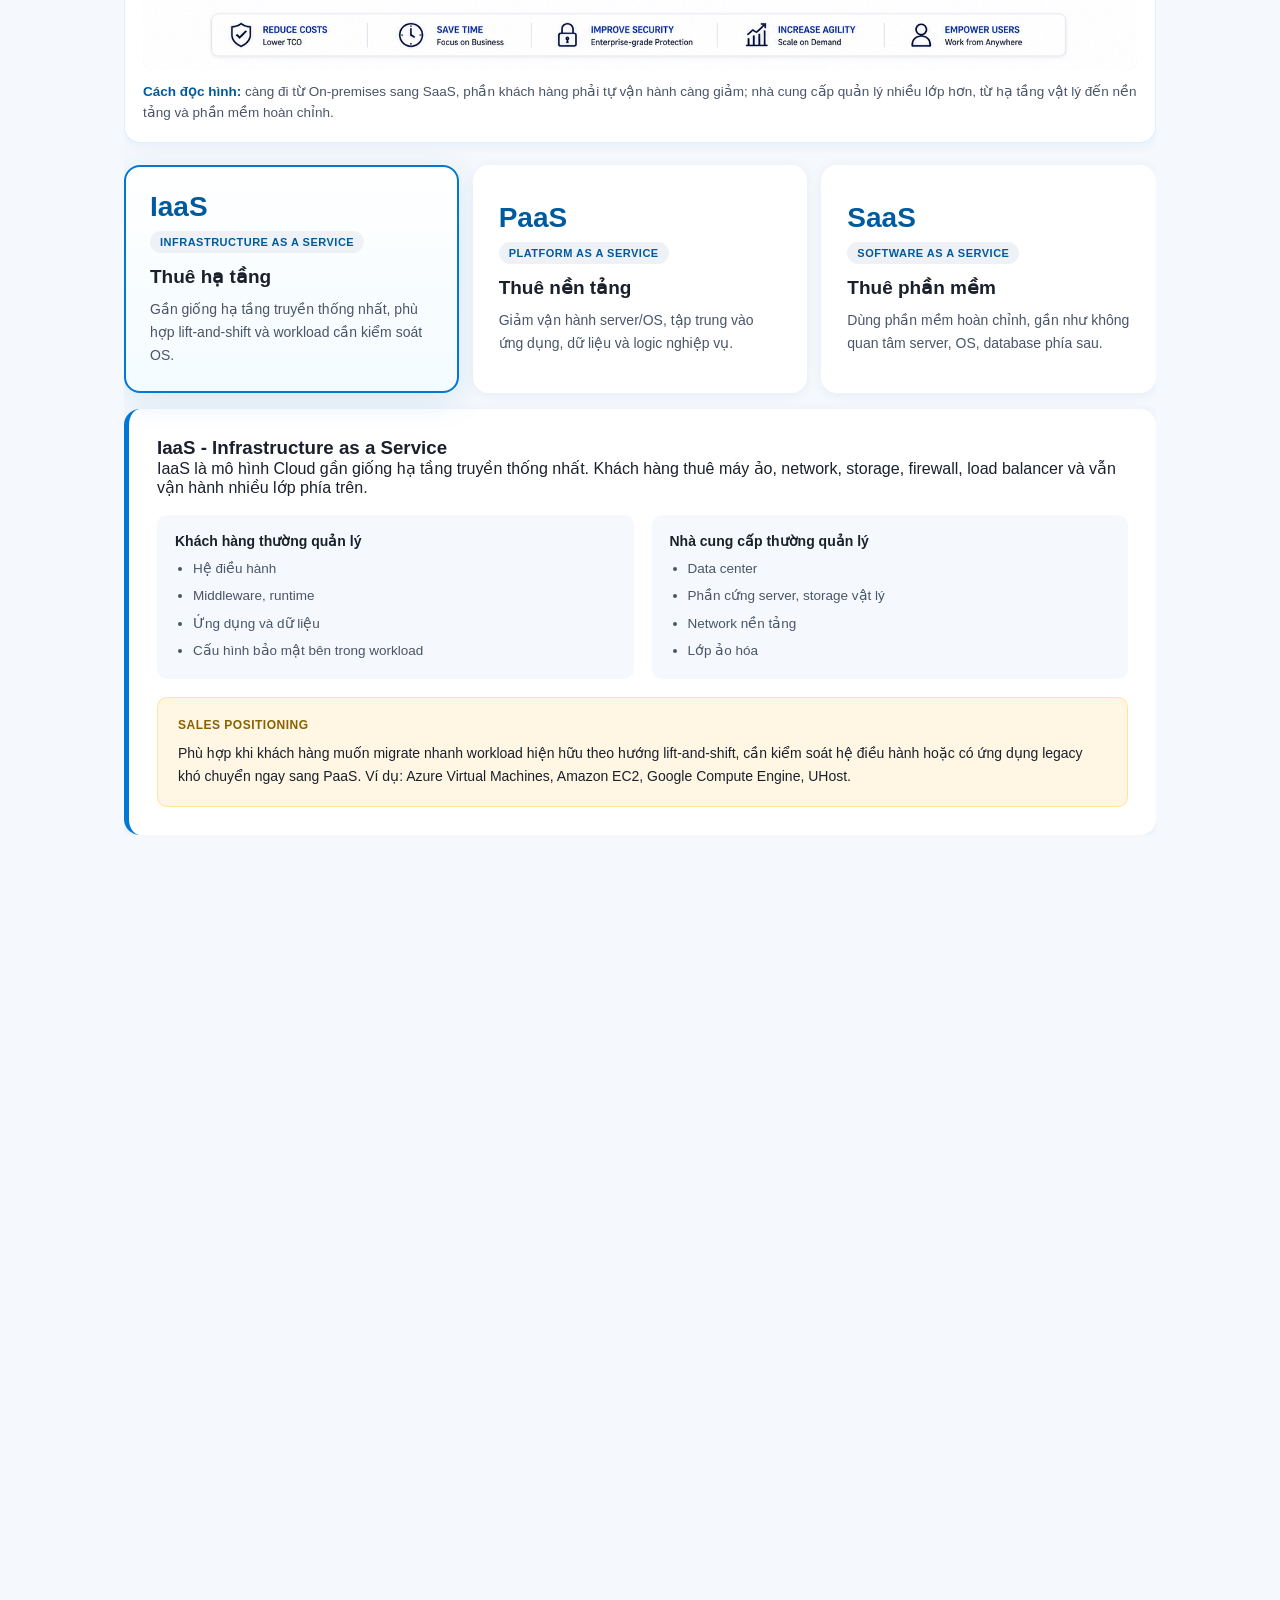
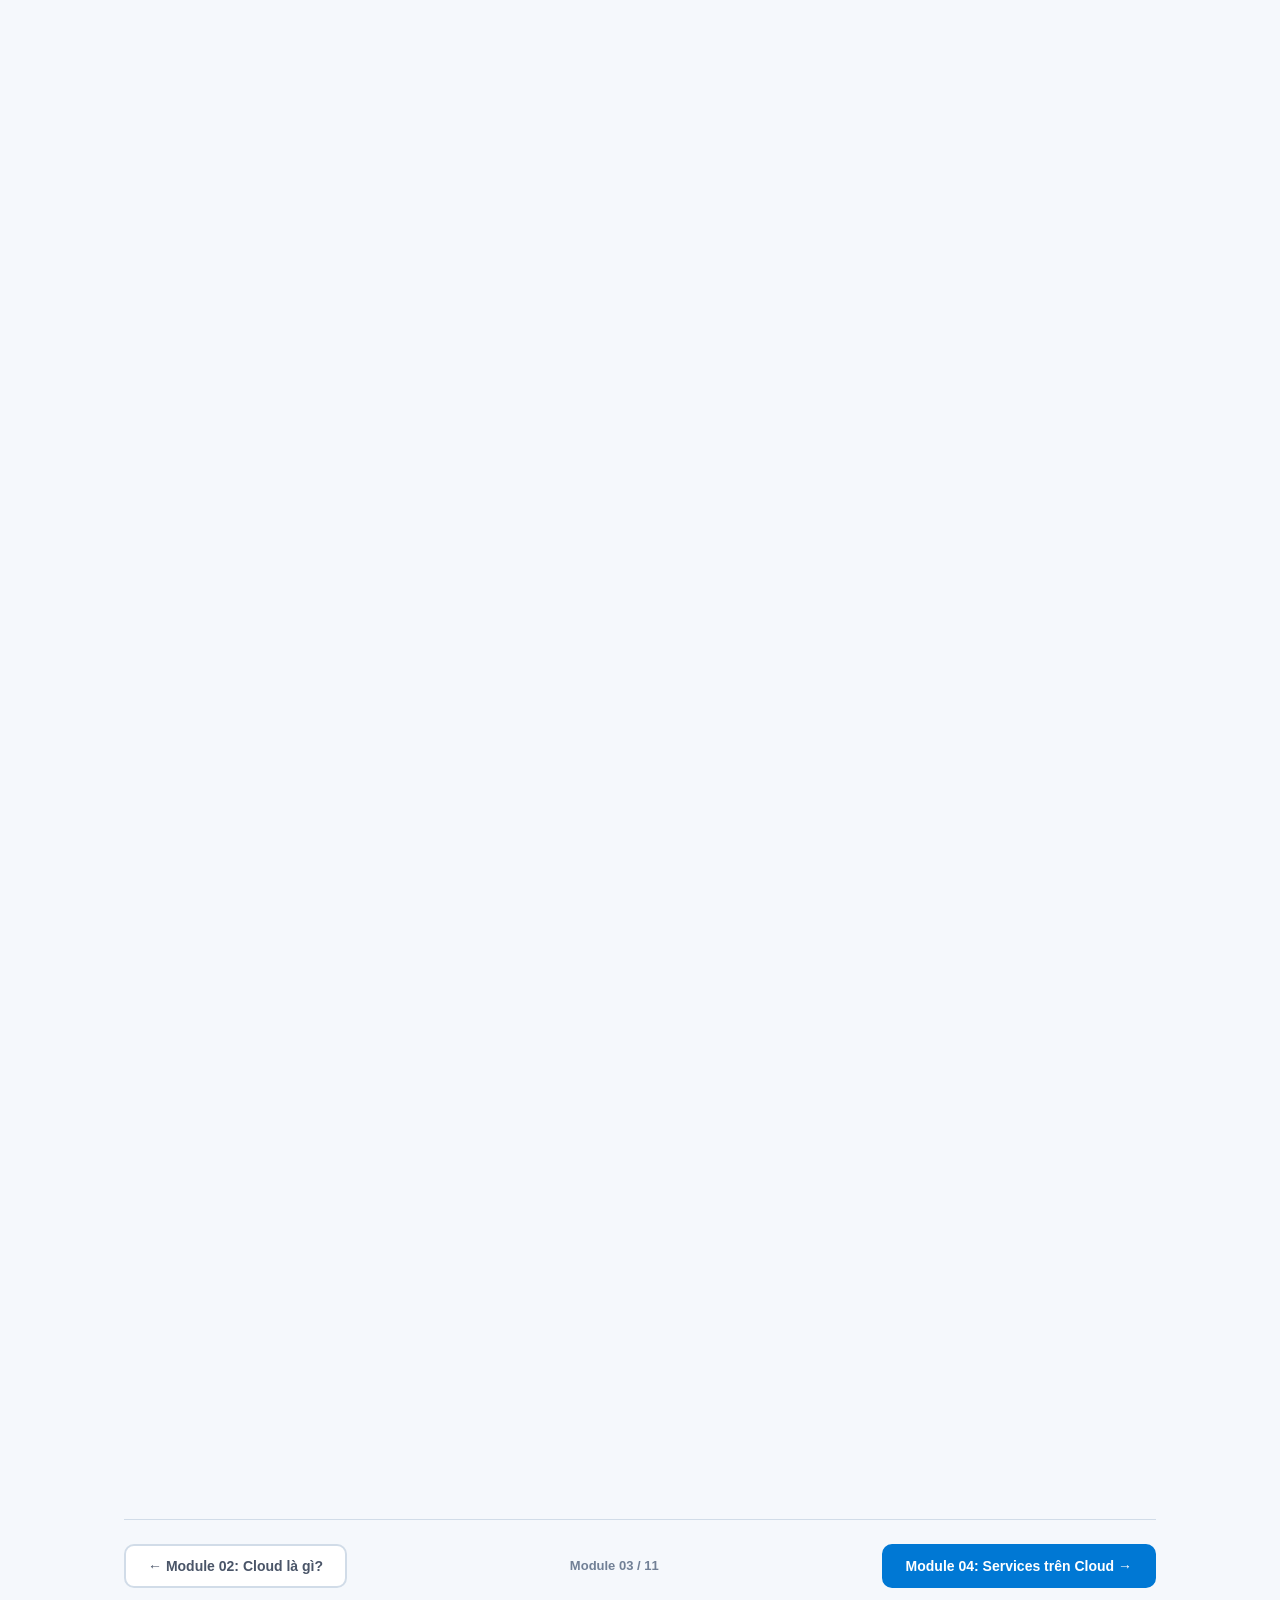
<file: section3.html>
<!DOCTYPE html>
<html lang="vi">
<head>
<meta charset="UTF-8">
<meta name="viewport" content="width=device-width, initial-scale=1.0">
<title>Các mô hình dịch vụ Cloud | Module 03</title>
<style>
*, *::before, *::after { margin:0; padding:0; box-sizing:border-box; }
:root {
  --primary:#0078D4; --primary-dark:#005A9E; --secondary:#00BCF2; --accent:#FFB900;
  --success:#107C10; --danger:#D83B01; --purple:#8764B8;
  --dark:#050F1E; --dark-2:#0D1F3C; --white:#fff;
  --gray-1:#F5F8FC; --gray-2:#EEF2F7; --gray-3:#D1DCE8;
  --text:#1A202C; --text-light:#4A5568; --text-muted:#718096;
  --shadow-sm:0 2px 12px rgba(0,120,212,.07);
  --shadow-md:0 8px 32px rgba(0,120,212,.13);
  --radius:16px; --radius-sm:10px;
  --tr:all .3s cubic-bezier(.4,0,.2,1);
}
html { scroll-behavior:smooth; }
body { font-family:Inter,"Segoe UI",Arial,sans-serif; background:var(--gray-1); color:var(--text); overflow-x:hidden; -webkit-font-smoothing:antialiased; }
a { color:inherit; text-decoration:none; }
strong { color:var(--primary-dark); }
.top-nav { position:fixed; top:0; left:0; right:0; z-index:100; height:60px; padding:0 32px; display:flex; align-items:center; justify-content:space-between; gap:16px; background:rgba(5,15,30,.9); backdrop-filter:blur(20px); border-bottom:1px solid rgba(255,255,255,.07); }
.nav-left,.nav-right { display:flex; align-items:center; gap:10px; }
.nav-back,.nav-btn { display:flex; align-items:center; gap:8px; color:rgba(255,255,255,.62); font-size:14px; font-weight:600; padding:7px 12px; border-radius:8px; transition:var(--tr); }
.nav-btn { border:1px solid rgba(255,255,255,.1); font-size:13px; }
.nav-back:hover,.nav-btn:hover { color:white; background:rgba(255,255,255,.08); }
.nav-btn.prim { color:white; background:var(--primary); border-color:var(--primary); }
.nav-btn.prim:hover { background:var(--primary-dark); }
.nav-sep { color:rgba(255,255,255,.22); }
.nav-module-title { color:rgba(255,255,255,.75); font-size:14px; font-weight:700; }
.section-hero { position:relative; padding:100px 24px 72px; overflow:hidden; text-align:center; background:linear-gradient(140deg,#050F1E 0%,#0D1F3C 50%,#0A3070 100%); }
.section-hero::before { content:""; position:absolute; inset:0; background-image:linear-gradient(rgba(0,120,212,.05) 1px,transparent 1px),linear-gradient(90deg,rgba(0,120,212,.05) 1px,transparent 1px); background-size:50px 50px; }
.section-hero::after { content:""; position:absolute; inset:0; background:radial-gradient(ellipse 600px 400px at 60% 40%,rgba(0,120,212,.2),transparent 70%),radial-gradient(ellipse 400px 300px at 20% 60%,rgba(0,188,242,.12),transparent 60%); pointer-events:none; }
.hero-inner { position:relative; z-index:2; max-width:820px; margin:0 auto; }
.module-badge { display:inline-flex; align-items:center; gap:8px; margin-bottom:28px; padding:7px 18px; border:1px solid rgba(0,188,242,.4); border-radius:50px; background:rgba(0,120,212,.2); color:#7DD3FC; font-size:12px; font-weight:800; letter-spacing:1px; text-transform:uppercase; animation:fadeUp .6s ease both; }
.section-hero h1 { margin-bottom:20px; background:linear-gradient(90deg,#fff 0%,#A8D4F5 60%,#00BCF2 100%); -webkit-background-clip:text; background-clip:text; color:transparent; font-size:clamp(32px,5.5vw,58px); font-weight:900; letter-spacing:0; line-height:1.1; animation:fadeUp .6s ease .1s both; }
.subtitle { margin-bottom:40px; color:rgba(255,255,255,.66); font-size:17px; line-height:1.65; animation:fadeUp .6s ease .2s both; }
.hero-meta { display:flex; align-items:center; justify-content:center; flex-wrap:wrap; gap:12px; animation:fadeUp .6s ease .3s both; }
.meta-chip { display:flex; align-items:center; gap:7px; padding:8px 18px; border:1px solid rgba(255,255,255,.12); border-radius:50px; background:rgba(255,255,255,.07); color:rgba(255,255,255,.74); font-size:13px; font-weight:600; }
.page { max-width:1080px; margin:0 auto; padding:56px 24px 80px; }
.block { margin-bottom:48px; }
.block-title { display:flex; align-items:center; gap:10px; margin-bottom:8px; color:var(--text); font-size:22px; font-weight:900; letter-spacing:0; }
.block-sub { margin-bottom:24px; color:var(--text-muted); font-size:14px; line-height:1.6; }
.concept-grid { display:grid; grid-template-columns:1fr 1fr; gap:18px; }
.concept-card,.model-card,.deploy-card,.key-msg,.sales-quote,.decision-card { background:white; border-radius:var(--radius); box-shadow:var(--shadow-sm); }
.concept-card { padding:28px; border-top:4px solid var(--primary); transition:var(--tr); }
.concept-card:nth-child(2) { border-top-color:var(--accent); }
.concept-card:hover,.model-card:hover,.deploy-card:hover { box-shadow:var(--shadow-md); transform:translateY(-4px); }
.concept-card .label,.model-card .label,.deploy-card .label { display:inline-flex; margin-bottom:12px; padding:5px 10px; border-radius:50px; background:var(--gray-2); color:var(--primary-dark); font-size:11px; font-weight:900; letter-spacing:.5px; text-transform:uppercase; }
.concept-card h3,.model-card h3,.deploy-card h3 { margin-bottom:10px; color:var(--text); font-size:19px; font-weight:900; }
.concept-card p,.model-card p,.deploy-card p,.decision-card p { color:var(--text-light); font-size:14px; line-height:1.65; }
.quote-block { margin-top:18px; padding:18px 22px; border-left:3px solid var(--secondary); border-radius:var(--radius-sm); background:white; box-shadow:var(--shadow-sm); color:var(--text); font-size:15px; line-height:1.75; font-style:italic; }
.model-tabs { display:grid; grid-template-columns:repeat(3,minmax(0,1fr)); gap:14px; margin-bottom:16px; }
.model-card { border:2px solid transparent; padding:24px; cursor:pointer; text-align:left; transition:var(--tr); }
.model-card.active { border-color:var(--primary); background:linear-gradient(180deg,#fff,#F3FBFF); box-shadow:var(--shadow-md); }
.model-card .big { display:block; margin-bottom:8px; color:var(--primary-dark); font-size:28px; font-weight:900; }
.service-visual { margin:0 0 22px; border:1px solid rgba(0,120,212,.12); border-radius:var(--radius); background:white; box-shadow:var(--shadow-sm); padding:18px; }
.service-visual-image { overflow:hidden; border-radius:var(--radius-sm); background:var(--gray-2); box-shadow:inset 0 0 0 1px rgba(0,0,0,.04); }
.service-visual-image img { display:block; width:100%; height:auto; object-fit:contain; transition:transform .35s ease; }
.service-visual:hover .service-visual-image img { transform:scale(1.018); }
.service-visual figcaption { margin-top:12px; color:var(--text-light); font-size:13.5px; line-height:1.55; }
.service-visual figcaption strong { color:var(--primary-dark); }
.model-detail { display:none; padding:28px; border-left:5px solid var(--primary); border-radius:var(--radius); background:white; box-shadow:var(--shadow-sm); animation:fadeUp .3s ease; }
.model-detail.active { display:block; }
.detail-grid { display:grid; grid-template-columns:1fr 1fr; gap:18px; margin-top:18px; }
.mini-box { padding:18px; border-radius:var(--radius-sm); background:var(--gray-1); }
.mini-box h4 { margin-bottom:10px; color:var(--text); font-size:14px; font-weight:900; }
.mini-box ul,.deploy-card ul,.decision-card ul,.sales-quote ul { display:flex; flex-direction:column; gap:8px; padding-left:18px; color:var(--text-light); font-size:13.5px; line-height:1.45; }
.sales-position { margin-top:18px; padding:18px 20px; border:1px solid rgba(255,185,0,.3); border-radius:var(--radius-sm); background:rgba(255,185,0,.11); color:var(--text); font-size:14px; line-height:1.65; }
.sales-position strong { display:block; margin-bottom:6px; color:#8A6000; font-size:12px; letter-spacing:.5px; text-transform:uppercase; }
.table-wrap { overflow-x:auto; border-radius:var(--radius); background:white; box-shadow:var(--shadow-sm); }
table { width:100%; min-width:820px; border-collapse:collapse; background:white; }
th { padding:14px 16px; background:var(--dark-2); color:white; text-align:left; font-size:13px; font-weight:900; }
th:first-child { color:var(--secondary); }
td { padding:14px 16px; border-bottom:1px solid var(--gray-2); color:var(--text-light); font-size:13.5px; line-height:1.55; vertical-align:top; }
td:first-child { color:var(--text); font-weight:900; }
tr:last-child td { border-bottom:0; }
.decision-strip { display:grid; grid-template-columns:repeat(3,minmax(0,1fr)); gap:14px; margin-top:16px; }
.decision-card { padding:18px; border-left:4px solid var(--primary); }
.decision-card:nth-child(2) { border-left-color:var(--accent); }
.decision-card:nth-child(3) { border-left-color:var(--success); }
.decision-card h3 { margin-bottom:8px; font-size:15px; font-weight:900; }
.deploy-grid { display:grid; grid-template-columns:repeat(3,minmax(0,1fr)); gap:16px; }
.deploy-card { padding:26px; border-top:4px solid var(--primary); transition:var(--tr); }
.deploy-card.private { border-top-color:var(--purple); }
.deploy-card.hybrid { border-top-color:var(--accent); }
.deploy-card blockquote { margin:14px 0; padding:14px 16px; border-left:3px solid var(--primary); border-radius:0 var(--radius-sm) var(--radius-sm) 0; background:var(--gray-1); color:var(--text); font-size:13.5px; line-height:1.55; font-style:italic; }
.deploy-visual { display:grid; grid-template-columns:minmax(0,1.12fr) minmax(280px,.88fr); gap:22px; align-items:center; margin-top:22px; border:1px solid rgba(0,120,212,.12); border-radius:var(--radius); background:white; box-shadow:var(--shadow-sm); padding:22px; }
.deploy-visual-image { overflow:hidden; border-radius:var(--radius-sm); background:var(--gray-2); box-shadow:inset 0 0 0 1px rgba(0,0,0,.04); }
.deploy-visual-image img { display:block; width:100%; height:auto; object-fit:cover; transition:transform .35s ease; }
.deploy-visual:hover .deploy-visual-image img { transform:scale(1.025); }
.deploy-visual-copy h3 { margin-bottom:10px; color:var(--text); font-size:19px; font-weight:900; }
.deploy-visual-copy p { color:var(--text-light); font-size:14px; line-height:1.65; }
.deploy-visual-copy ul { display:flex; flex-direction:column; gap:8px; margin-top:14px; padding-left:18px; color:var(--text-light); font-size:13.5px; line-height:1.45; }
.deploy-visual-note { margin-top:16px; padding:14px 16px; border-left:3px solid var(--accent); border-radius:0 var(--radius-sm) var(--radius-sm) 0; background:rgba(255,185,0,.11); color:var(--text); font-size:13.5px; line-height:1.55; }
.key-msg { padding:34px; border:1px solid rgba(0,188,242,.2); background:linear-gradient(135deg,var(--dark-2),var(--dark)); }
.key-msg h3 { display:flex; align-items:center; gap:10px; margin-bottom:16px; color:white; font-size:18px; font-weight:900; }
.key-msg p { color:rgba(255,255,255,.76); font-size:15px; line-height:1.75; }
.key-msg .highlight { color:var(--secondary); font-weight:800; }
.pills { display:flex; flex-wrap:wrap; gap:10px; margin-top:20px; }
.pill-item { padding:8px 16px; border:1px solid rgba(0,188,242,.25); border-radius:8px; background:rgba(0,188,242,.12); color:rgba(255,255,255,.82); font-size:13px; font-weight:700; }
.quote-stack { display:grid; grid-template-columns:repeat(3,minmax(0,1fr)); gap:16px; }
.sales-quote { position:relative; overflow:hidden; padding:26px; border:2px solid rgba(255,185,0,.3); }
.sales-quote::before { content:"💬"; position:absolute; top:-12px; right:18px; font-size:56px; opacity:.07; }
.sq-label { margin-bottom:12px; color:#9A6B00; font-size:11px; font-weight:900; letter-spacing:1px; text-transform:uppercase; }
.sales-quote blockquote { margin-top:14px; color:var(--text); font-size:14.5px; font-style:italic; font-weight:600; line-height:1.65; }
.bottom-nav { display:flex; justify-content:space-between; align-items:center; flex-wrap:wrap; gap:12px; margin-top:48px; padding-top:24px; border-top:1px solid var(--gray-3); }
.bnav-btn { display:flex; align-items:center; justify-content:center; gap:10px; padding:12px 22px; border:2px solid var(--gray-3); border-radius:10px; background:white; color:var(--text-light); font-size:14px; font-weight:800; transition:var(--tr); }
.bnav-btn:hover { border-color:var(--primary); color:var(--primary); transform:translateY(-2px); box-shadow:var(--shadow-sm); }
.bnav-btn.next { border-color:var(--primary); background:var(--primary); color:white; }
.bnav-btn.next:hover { border-color:var(--primary-dark); background:var(--primary-dark); box-shadow:0 6px 20px rgba(0,120,212,.4); }
.bnav-center { color:var(--text-muted); font-size:13px; font-weight:800; }
@keyframes fadeUp { from{opacity:0;transform:translateY(18px)} to{opacity:1;transform:translateY(0)} }
.reveal { opacity:0; transform:translateY(22px); transition:opacity .5s ease,transform .5s ease; }
.reveal.visible { opacity:1; transform:translateY(0); }
@media(max-width:900px) {
  .concept-grid,.detail-grid,.deploy-grid,.deploy-visual,.decision-strip,.quote-stack { grid-template-columns:1fr; }
  .model-tabs { grid-template-columns:1fr; }
}
@media(max-width:768px) {
  .top-nav { padding:0 16px; }
  .nav-module-title,.nav-sep { display:none; }
  .nav-right { gap:6px; }
  .nav-btn { padding-inline:10px; }
  .section-hero { padding:90px 16px 56px; }
  .page { padding:36px 16px 60px; }
  .key-msg,.sales-quote,.model-detail { padding:24px 20px; }
  .bottom-nav { flex-direction:column; }
  .bnav-btn { width:100%; }
}
</style>
<link rel="stylesheet" href="assets/performance.css">
<script src="assets/performance.js" defer></script>
</head>
<body>

<nav class="top-nav">
  <div class="nav-left">
    <a href="index.html" class="nav-back">← Trang chủ</a>
    <span class="nav-sep">/</span>
    <span class="nav-module-title">Module 03 · Mô hình dịch vụ & triển khai Cloud</span>
  </div>
  <div class="nav-right">
    <a href="section2.html" class="nav-btn">← Module 02</a>
    <a href="section4.html" class="nav-btn prim">Module 04 →</a>
  </div>
</nav>

<header class="section-hero">
  <div class="hero-inner">
    <div class="module-badge">MODULE 03 / 11</div>
    <h1>🏗️ Các mô hình dịch vụ Cloud</h1>
    <p class="subtitle">Phân biệt IaaS, PaaS, SaaS và Public, Private, Hybrid Cloud để Sales tư vấn đúng lớp nhu cầu, đúng mức vận hành và đúng góc nhìn kinh doanh.</p>
    <div class="hero-meta">
      <div class="meta-chip">🕐 ~25 phút đọc</div>
      <div class="meta-chip">🧱 IaaS · PaaS · SaaS</div>
      <div class="meta-chip">🌐 Public · Private · Hybrid</div>
    </div>
  </div>
</header>

<main class="page">

  <section class="block reveal">
    <div class="block-title">📌 Trước khi tư vấn: tách 2 khái niệm</div>
    <p class="block-sub">Khách hàng thường nhầm giữa mô hình dịch vụ và mô hình triển khai. Sales cần tách rõ hai lớp này trước khi đề xuất giải pháp.</p>
    <div class="concept-grid">
      <article class="concept-card">
        <span class="label">Deployment model</span>
        <h3>Mô hình triển khai Cloud</h3>
        <p><strong>Câu hỏi cần trả lời:</strong> Hạ tầng vật lý nằm ở đâu? Ai sở hữu? Có dùng chung phần cứng với khách hàng khác không?</p>
        <p><strong>Ý nghĩa:</strong> Liên quan đến mức độ cô lập hạ tầng, kiểm soát vật lý, compliance, CAPEX/OPEX và chiến lược triển khai tổng thể.</p>
      </article>
      <article class="concept-card">
        <span class="label">Service model</span>
        <h3>Mô hình dịch vụ Cloud</h3>
        <p><strong>Câu hỏi cần trả lời:</strong> Khách hàng thuê cái gì? Nhà cung cấp quản lý đến lớp nào? Khách hàng còn phải tự vận hành phần nào?</p>
        <p><strong>Ý nghĩa:</strong> Liên quan đến trách nhiệm vận hành của đội IT, tốc độ triển khai, tự động hóa, chi phí nhân sự và khả năng tập trung vào ứng dụng/nghiệp vụ.</p>
      </article>
    </div>
    <div class="quote-block">
      Mô hình triển khai trả lời câu hỏi “hạ tầng đặt ở đâu và dùng riêng hay dùng chung?”. Mô hình dịch vụ trả lời câu hỏi “khách hàng thuê đến lớp nào và còn phải tự quản lý phần nào?”.
    </div>
  </section>

  <section class="block reveal">
    <div class="block-title">🧱 Mô hình dịch vụ Cloud: IaaS, PaaS, SaaS</div>
    <p class="block-sub">Nhấp vào từng mô hình để xem trách nhiệm vận hành, ví dụ dịch vụ, positioning và câu hỏi discovery.</p>
    <figure class="service-visual">
      <div class="service-visual-image">
        <img src="assets/images/from-onpremises-to-saas.png" alt="Sơ đồ chuyển dịch trách nhiệm vận hành từ on-premises sang IaaS, PaaS và SaaS" loading="lazy">
      </div>
      <figcaption><strong>Cách đọc hình:</strong> càng đi từ On-premises sang SaaS, phần khách hàng phải tự vận hành càng giảm; nhà cung cấp quản lý nhiều lớp hơn, từ hạ tầng vật lý đến nền tảng và phần mềm hoàn chỉnh.</figcaption>
    </figure>
    <div class="model-tabs">
      <button class="model-card active" type="button" data-model="iaas">
        <span class="big">IaaS</span>
        <span class="label">Infrastructure as a Service</span>
        <h3>Thuê hạ tầng</h3>
        <p>Gần giống hạ tầng truyền thống nhất, phù hợp lift-and-shift và workload cần kiểm soát OS.</p>
      </button>
      <button class="model-card" type="button" data-model="paas">
        <span class="big">PaaS</span>
        <span class="label">Platform as a Service</span>
        <h3>Thuê nền tảng</h3>
        <p>Giảm vận hành server/OS, tập trung vào ứng dụng, dữ liệu và logic nghiệp vụ.</p>
      </button>
      <button class="model-card" type="button" data-model="saas">
        <span class="big">SaaS</span>
        <span class="label">Software as a Service</span>
        <h3>Thuê phần mềm</h3>
        <p>Dùng phần mềm hoàn chỉnh, gần như không quan tâm server, OS, database phía sau.</p>
      </button>
    </div>

    <div class="model-detail active" id="modelDetail">
      <h3>IaaS - Infrastructure as a Service</h3>
      <p>IaaS là mô hình Cloud gần giống hạ tầng truyền thống nhất. Khách hàng thuê máy ảo, network, storage, firewall, load balancer và vẫn vận hành nhiều lớp phía trên.</p>
      <div class="detail-grid">
        <div class="mini-box">
          <h4>Khách hàng thường quản lý</h4>
          <ul><li>Hệ điều hành</li><li>Middleware, runtime</li><li>Ứng dụng và dữ liệu</li><li>Cấu hình bảo mật bên trong workload</li></ul>
        </div>
        <div class="mini-box">
          <h4>Nhà cung cấp thường quản lý</h4>
          <ul><li>Data center</li><li>Phần cứng server, storage vật lý</li><li>Network nền tảng</li><li>Lớp ảo hóa</li></ul>
        </div>
      </div>
      <div class="sales-position">
        <strong>Sales positioning</strong>
        Phù hợp khi khách hàng muốn migrate nhanh workload hiện hữu theo hướng lift-and-shift, cần kiểm soát hệ điều hành hoặc có ứng dụng legacy khó chuyển ngay sang PaaS. Ví dụ: Azure Virtual Machines, Amazon EC2, Google Compute Engine, UHost.
      </div>
    </div>
  </section>

  <section class="block reveal">
    <div class="block-title">📊 Bảng so sánh nhanh IaaS, PaaS, SaaS cho Sales</div>
    <p class="block-sub">Giữ lại các tiêu chí quan trọng nhất để Sales chọn đúng hướng tư vấn theo mức độ khách hàng muốn tự vận hành.</p>
    <div class="table-wrap">
      <table>
        <thead>
          <tr><th>Tiêu chí</th><th>IaaS</th><th>PaaS</th><th>SaaS</th></tr>
        </thead>
        <tbody>
          <tr><td>Cách hiểu đơn giản</td><td>Thuê hạ tầng</td><td>Thuê nền tảng chạy ứng dụng</td><td>Thuê phần mềm dùng ngay</td></tr>
          <tr><td>Gần giống on-premises nhất</td><td>Cao nhất</td><td>Trung bình</td><td>Thấp nhất</td></tr>
          <tr><td>Mức độ khách hàng tự quản lý</td><td>Cao</td><td>Trung bình</td><td>Thấp</td></tr>
          <tr><td>Mức độ nhà cung cấp quản lý</td><td>Thấp hơn PaaS/SaaS</td><td>Cao hơn IaaS</td><td>Cao nhất</td></tr>
          <tr><td>Kiểm soát hệ điều hành</td><td>Có</td><td>Không hoặc rất hạn chế</td><td>Không</td></tr>
          <tr><td>Tốc độ triển khai</td><td>Nhanh hơn mua server vật lý</td><td>Nhanh hơn IaaS cho app/database phù hợp</td><td>Nhanh nhất</td></tr>
          <tr><td>Phù hợp với</td><td>Legacy app, lift-and-shift, workload cần custom OS</td><td>Web app, API, managed database, app hiện đại</td><td>Email, CRM, collaboration, ticketing, ERP/HRM dạng thuê bao</td></tr>
          <tr><td>Rủi ro Sales cần lưu ý</td><td>Khách hàng vẫn phải vận hành OS, backup, security</td><td>Cần kiểm tra compatibility ứng dụng</td><td>Cần kiểm tra tính năng, tích hợp, dữ liệu, compliance</td></tr>
        </tbody>
      </table>
    </div>
    <div class="decision-strip">
      <article class="decision-card"><h3>Muốn kiểm soát nhiều</h3><p>Chấp nhận vận hành nhiều: ưu tiên <strong>IaaS</strong>.</p></article>
      <article class="decision-card"><h3>Muốn giảm vận hành nền tảng</h3><p>Tập trung vào app/data: ưu tiên <strong>PaaS</strong>.</p></article>
      <article class="decision-card"><h3>Muốn dùng chức năng ngay</h3><p>Ít tự vận hành nhất: ưu tiên <strong>SaaS</strong>.</p></article>
    </div>
  </section>

  <section class="block reveal">
    <div class="block-title">🌐 Mô hình triển khai Cloud: Public, Private, Hybrid</div>
    <p class="block-sub">Phần này trả lời câu hỏi hạ tầng nằm ở đâu, dùng riêng hay dùng chung, và phù hợp với chiến lược triển khai nào.</p>
    <div class="deploy-grid">
      <article class="deploy-card public">
        <span class="label">Public Cloud</span>
        <h3>Đám mây công cộng</h3>
        <p>Nhà cung cấp sở hữu và vận hành data center, server, storage, network nền tảng. Nhiều khách hàng cùng sử dụng hạ tầng vật lý theo mô hình multi-tenant, nhưng dữ liệu và môi trường được cách ly bằng phần mềm.</p>
        <blockquote>Giống thuê VPS/VM trên một cụm server lớn của nhà cung cấp: không sở hữu server vật lý, không quản lý data center, không thay ổ cứng, không vận hành điện/làm mát.</blockquote>
        <ul><li>Dùng bao nhiêu trả bấy nhiêu.</li><li>Mở rộng nhanh, nhiều managed service.</li><li>Phù hợp startup, SME, e-commerce, web app, traffic biến động, dự án cần triển khai nhanh.</li></ul>
      </article>
      <article class="deploy-card private">
        <span class="label">Private Cloud</span>
        <h3>Đám mây dùng riêng</h3>
        <p>Hạ tầng được dành riêng cho một tổ chức, có thể đặt tại data center của khách hàng, data center thuê chỗ đặt, hoặc môi trường dedicated do nhà cung cấp vận hành.</p>
        <blockquote>Giống thuê nguyên tủ rack, server dedicated hoặc đặt server riêng, sau đó triển khai ảo hóa như VMware, OpenStack hoặc nền tảng private cloud.</blockquote>
        <ul><li>Cô lập phần cứng cao, kiểm soát vật lý tốt hơn.</li><li>Phù hợp compliance nghiêm ngặt.</li><li>Thường dùng cho ngân hàng, tài chính, chính phủ, core system có tải ổn định.</li></ul>
      </article>
      <article class="deploy-card hybrid">
        <span class="label">Hybrid Cloud</span>
        <h3>Đám mây lai</h3>
        <p>Kết hợp on-premises/private cloud với public cloud. Hai môi trường kết nối qua VPN, leased line, direct connect hoặc private interconnect.</p>
        <blockquote>Giống giữ một phần server/tủ rack hiện tại, đồng thời dùng thêm Public Cloud; hai bên kết nối để ứng dụng và dữ liệu trao đổi.</blockquote>
        <ul><li>Phù hợp migration từng phần.</li><li>Core database ở on-premises, web/app/API ở Cloud.</li><li>Dùng cho DR lên Cloud hoặc mở rộng tạm thời khi có peak traffic.</li></ul>
      </article>
    </div>
    <figure class="deploy-visual">
      <div class="deploy-visual-image">
        <img src="assets/images/3d-data-center-floor-diagram.png" alt="Sơ đồ 3D mặt bằng data center minh họa hạ tầng vật lý phía sau các mô hình Cloud" loading="lazy">
      </div>
      <figcaption class="deploy-visual-copy">
        <h3>Nhìn hình để hiểu phần “hạ tầng nằm ở đâu”</h3>
        <p>Sơ đồ data center giúp Sales hình dung lớp vật lý phía sau Cloud: rack server, storage, network, điện, làm mát và khu vực vận hành. Điểm khác nhau giữa Public, Private và Hybrid nằm ở việc phần hạ tầng này do ai sở hữu, dành riêng hay dùng chung, và kết nối với hệ thống hiện hữu như thế nào.</p>
        <ul>
          <li><strong>Public Cloud:</strong> khách hàng dùng năng lực từ data center của provider.</li>
          <li><strong>Private Cloud:</strong> hạ tầng được dành riêng cho một tổ chức.</li>
          <li><strong>Hybrid Cloud:</strong> kết nối hạ tầng hiện hữu/private với public cloud.</li>
        </ul>
        <div class="deploy-visual-note">Khi gặp khách hàng, hãy dùng hình này để chuyển câu chuyện từ “Cloud là gì?” sang “khách hàng muốn hạ tầng nằm ở đâu, mức cô lập ra sao, và kết nối với hệ thống hiện tại thế nào?”.</div>
      </figcaption>
    </figure>
  </section>

  <section class="block reveal">
    <div class="block-title">🧭 Phân biệt deployment model và service model</div>
    <p class="block-sub">Bảng này giúp tránh nhầm “public/private/hybrid” với “IaaS/PaaS/SaaS”.</p>
    <div class="table-wrap">
      <table>
        <thead><tr><th>Tiêu chí</th><th>Deployment model: Public / Private / Hybrid</th><th>Service model: IaaS / PaaS / SaaS</th></tr></thead>
        <tbody>
          <tr><td>Bản chất</td><td>Cách sắp xếp vị trí, quyền sở hữu và mức độ chia sẻ hạ tầng vật lý.</td><td>Cách đóng gói năng lực CNTT thành dịch vụ để khách hàng sử dụng.</td></tr>
          <tr><td>Câu hỏi chính</td><td>Hạ tầng này của ai, đặt ở đâu, dùng riêng hay dùng chung?</td><td>Khách hàng thuê cái gì, nhà cung cấp quản lý đến lớp nào?</td></tr>
          <tr><td>Quyết định chính</td><td>Cô lập phần cứng, compliance, kết nối, data residency, CAPEX/OPEX.</td><td>Trách nhiệm vận hành, tốc độ triển khai, tự động hóa, yêu cầu kỹ năng IT.</td></tr>
          <tr><td>Ví dụ theo ISP</td><td>Thuê VPS public, server dedicated/private, hoặc kết nối server riêng với cloud.</td><td>Thuê server trống, database/app platform managed, hoặc phần mềm dùng ngay.</td></tr>
          <tr><td>Lưu ý quan trọng</td><td>Public Cloud vẫn có network riêng, subnet riêng, IAM riêng; “public” không có nghĩa dữ liệu bị public.</td><td>Một Public Cloud có thể cung cấp đủ IaaS, PaaS, SaaS; Private Cloud cũng có thể cung cấp IaaS/PaaS nội bộ.</td></tr>
        </tbody>
      </table>
    </div>
  </section>

  <section class="block reveal">
    <div class="block-title">🏢 Góc nhìn quản trị doanh nghiệp</div>
    <p class="block-sub">Với CIO, CTO, CFO, Cloud là quyết định về tài chính, vận hành, bảo mật, tốc độ triển khai và năng lực cạnh tranh.</p>
    <div class="table-wrap">
      <table>
        <thead><tr><th>Tiêu chí quản trị</th><th>Nhìn theo Public / Private / Hybrid</th><th>Nhìn theo IaaS / PaaS / SaaS</th></tr></thead>
        <tbody>
          <tr><td>Mục tiêu quản trị cốt lõi</td><td>Quản lý ranh giới vật lý và tài sản: server nằm ở đâu, ai sở hữu, có chia sẻ phần cứng không.</td><td>Quản lý lớp phần mềm và dữ liệu: đội IT còn tự cấu hình đến lớp nào, phần nào giao cho nhà cung cấp.</td></tr>
          <tr><td>Mô hình tài chính</td><td>Private/on-premises thường gắn với CAPEX lớn; Public Cloud giúp chuyển sang OPEX.</td><td>IaaS linh hoạt nhưng vẫn có chi phí vận hành OS/license; PaaS/SaaS giảm nhiều chi phí vận hành nền tảng.</td></tr>
          <tr><td>Trách nhiệm IT nội bộ</td><td>On-premises/private khiến IT vẫn quan tâm data center, điện, làm mát, phần cứng, network vật lý.</td><td>IaaS quản lý từ OS trở lên; PaaS tập trung app/data; SaaS chủ yếu quản lý user, quyền và dữ liệu.</td></tr>
          <tr><td>Bảo mật & compliance</td><td>Private/Hybrid giải quyết cô lập dữ liệu, kiểm soát vị trí dữ liệu và yêu cầu pháp lý đặc thù.</td><td>Service model làm rõ shared responsibility: provider bảo vệ nền tảng, khách hàng bảo vệ cấu hình, dữ liệu, truy cập, ứng dụng.</td></tr>
          <tr><td>Time-to-market</td><td>Public Cloud giảm thời gian mua sắm, lắp đặt, nghiệm thu phần cứng.</td><td>PaaS/SaaS giảm thời gian cài OS, middleware, database, giúp đưa dịch vụ ra thị trường nhanh hơn.</td></tr>
          <tr><td>Năng lực đổi mới</td><td>Public Cloud giúp tiếp cận nhanh AI, Analytics, IoT, DevOps, Security service.</td><td>PaaS/SaaS giúp đội kỹ thuật tập trung vào giá trị nghiệp vụ thay vì vận hành nền tảng.</td></tr>
        </tbody>
      </table>
    </div>
  </section>

  <section class="block reveal">
    <div class="block-title">💬 Tips cho Sales theo từng nhóm khách hàng</div>
    <div class="quote-stack">
      <article class="sales-quote">
        <div class="sq-label">CFO / Finance</div>
        <ul><li>Chuyển CAPEX sang OPEX.</li><li>Giảm đầu tư ban đầu cho server, storage, data center, license.</li><li>Dùng đến đâu trả đến đó, tránh over-provisioning 3-5 năm.</li><li>Theo dõi và phân bổ chi phí theo phòng ban/dự án.</li></ul>
        <blockquote>“Với Cloud, doanh nghiệp không cần đầu tư trước một lượng lớn phần cứng. Chi phí chuyển thành chi phí vận hành theo mức sử dụng thực tế, linh hoạt hơn với hệ thống có nhu cầu tăng giảm theo mùa vụ hoặc dự án.”</blockquote>
      </article>
      <article class="sales-quote">
        <div class="sq-label">CIO / CTO / IT Manager</div>
        <ul><li>Giảm tải vận hành phần cứng và nền tảng.</li><li>Chuẩn hóa môi trường triển khai.</li><li>Tăng tốc provisioning server/database/app platform.</li><li>Tăng khả năng mở rộng, backup, DR, monitoring.</li></ul>
        <blockquote>“IaaS phù hợp migration nhanh và vẫn kiểm soát OS. Khi tiến lên PaaS hoặc SaaS, đội IT giảm đáng kể việc vá lỗi, cài nền tảng, duy trì runtime để tập trung hơn vào ứng dụng và trải nghiệm người dùng.”</blockquote>
      </article>
      <article class="sales-quote">
        <div class="sq-label">Business Owner</div>
        <ul><li>Ra mắt sản phẩm nhanh hơn.</li><li>Dễ mở rộng khi có chiến dịch bán hàng hoặc sự kiện lớn.</li><li>Thử nghiệm nhanh, thất bại nhanh, tối ưu nhanh.</li><li>Tiếp cận nhanh AI, data analytics, automation.</li></ul>
        <blockquote>“Cloud giúp doanh nghiệp thử nghiệm dịch vụ mới nhanh hơn. Thay vì chờ mua server trong nhiều tuần, đội kỹ thuật có thể tạo môi trường trong vài phút hoặc vài giờ để business phản ứng nhanh hơn với thị trường.”</blockquote>
      </article>
    </div>
  </section>

  <section class="block reveal">
    <div class="block-title">🚀 Kết luận mục 3 cho Sales</div>
    <div class="key-msg">
      <h3>Nhớ 3 lớp thông điệp</h3>
      <p><span class="highlight">Deployment model</span> trả lời: hạ tầng đặt ở đâu, dùng riêng hay dùng chung? <span class="highlight">Service model</span> trả lời: khách hàng thuê đến lớp nào, nhà cung cấp quản lý phần nào? <span class="highlight">Business value</span> trả lời: khách hàng tiết kiệm gì, nhanh hơn ở đâu, giảm rủi ro nào, và đội IT được giải phóng khỏi việc vận hành nào?</p>
      <div class="pills"><div class="pill-item">Deployment model</div><div class="pill-item">Service model</div><div class="pill-item">Business value</div></div>
    </div>
  </section>

  <nav class="bottom-nav reveal" aria-label="Điều hướng module">
    <a href="section2.html" class="bnav-btn">← Module 02: Cloud là gì?</a>
    <span class="bnav-center">Module 03 / 11</span>
    <a href="section4.html" class="bnav-btn next">Module 04: Services trên Cloud →</a>
  </nav>

</main>

<script>
const io = new IntersectionObserver((entries) => {
  entries.forEach((entry, index) => {
    if (entry.isIntersecting) {
      setTimeout(() => entry.target.classList.add("visible"), index * 90);
      io.unobserve(entry.target);
    }
  });
}, { threshold:.08 });
document.querySelectorAll(".reveal").forEach((el) => io.observe(el));

const modelContent = {
  iaas: {
    title: "IaaS - Infrastructure as a Service",
    intro: "IaaS là mô hình Cloud gần giống hạ tầng truyền thống nhất. Khách hàng thuê máy ảo, network, storage, firewall, load balancer và vẫn vận hành nhiều lớp phía trên.",
    customer: ["Hệ điều hành", "Middleware, runtime", "Ứng dụng và dữ liệu", "Cấu hình bảo mật bên trong workload"],
    provider: ["Data center", "Phần cứng server, storage vật lý", "Network nền tảng", "Lớp ảo hóa"],
    position: "Phù hợp khi khách hàng muốn migrate nhanh workload hiện hữu theo hướng lift-and-shift, cần kiểm soát hệ điều hành hoặc có ứng dụng legacy khó chuyển ngay sang PaaS. Ví dụ: Azure Virtual Machines, Amazon EC2, Google Compute Engine, UHost."
  },
  paas: {
    title: "PaaS - Platform as a Service",
    intro: "PaaS là mô hình Cloud cao hơn IaaS. Khách hàng không cần quản lý server hoặc hệ điều hành nền tảng, mà tập trung vào ứng dụng, dữ liệu, logic nghiệp vụ và cấu hình dịch vụ.",
    customer: ["Source code hoặc application package", "Dữ liệu", "Cấu hình ứng dụng", "Tài khoản, phân quyền, chính sách truy cập", "Một phần scaling, backup, network integration tùy dịch vụ"],
    provider: ["OS patching", "Runtime và middleware nền tảng", "Availability ở mức dịch vụ", "Scaling nền tảng", "Một phần backup, monitoring, HA tùy dịch vụ"],
    position: "Phù hợp khi khách hàng muốn giảm tải vận hành, tăng tốc phát triển ứng dụng, giảm phụ thuộc vào đội system admin truyền thống và chuẩn hóa môi trường triển khai. Ví dụ: Azure App Service, Azure SQL Database, AWS Elastic Beanstalk, Amazon RDS, Google App Engine, Cloud SQL."
  },
  saas: {
    title: "SaaS - Software as a Service",
    intro: "SaaS là phần mềm hoàn chỉnh chạy trên Cloud. Khách hàng chỉ sử dụng ứng dụng, gần như không cần quan tâm server, OS, storage, database hoặc runtime phía sau.",
    customer: ["Người dùng", "Phân quyền", "Dữ liệu nhập vào hệ thống", "Cấu hình nghiệp vụ", "MFA, SSO, conditional access nếu dịch vụ hỗ trợ"],
    provider: ["Toàn bộ hạ tầng Cloud", "Ứng dụng", "Database nền tảng", "Runtime", "Bản vá, nâng cấp phiên bản", "Availability của dịch vụ"],
    position: "Phù hợp khi khách hàng cần triển khai nhanh chức năng nghiệp vụ hoàn chỉnh như email, CRM, ticketing, collaboration, HRM, ERP mà không muốn tự xây dựng và vận hành phần mềm. Ví dụ: Microsoft 365, Salesforce, Google Workspace, ServiceNow."
  }
};

const cards = document.querySelectorAll(".model-card");
const detail = document.getElementById("modelDetail");
function renderModel(key) {
  const data = modelContent[key];
  detail.innerHTML = `
    <h3>${data.title}</h3>
    <p>${data.intro}</p>
    <div class="detail-grid">
      <div class="mini-box"><h4>Khách hàng thường quản lý</h4><ul>${data.customer.map((item) => `<li>${item}</li>`).join("")}</ul></div>
      <div class="mini-box"><h4>Nhà cung cấp thường quản lý</h4><ul>${data.provider.map((item) => `<li>${item}</li>`).join("")}</ul></div>
    </div>
    <div class="sales-position"><strong>Sales positioning</strong>${data.position}</div>
  `;
  detail.classList.add("active");
}
cards.forEach((card) => {
  card.addEventListener("click", () => {
    cards.forEach((item) => item.classList.remove("active"));
    card.classList.add("active");
    detail.classList.remove("active");
    renderModel(card.dataset.model);
    detail.style.animation = "none";
    detail.offsetHeight;
    detail.style.animation = "fadeUp .3s ease";
  });
});
</script>
</body>
</html>
</file>
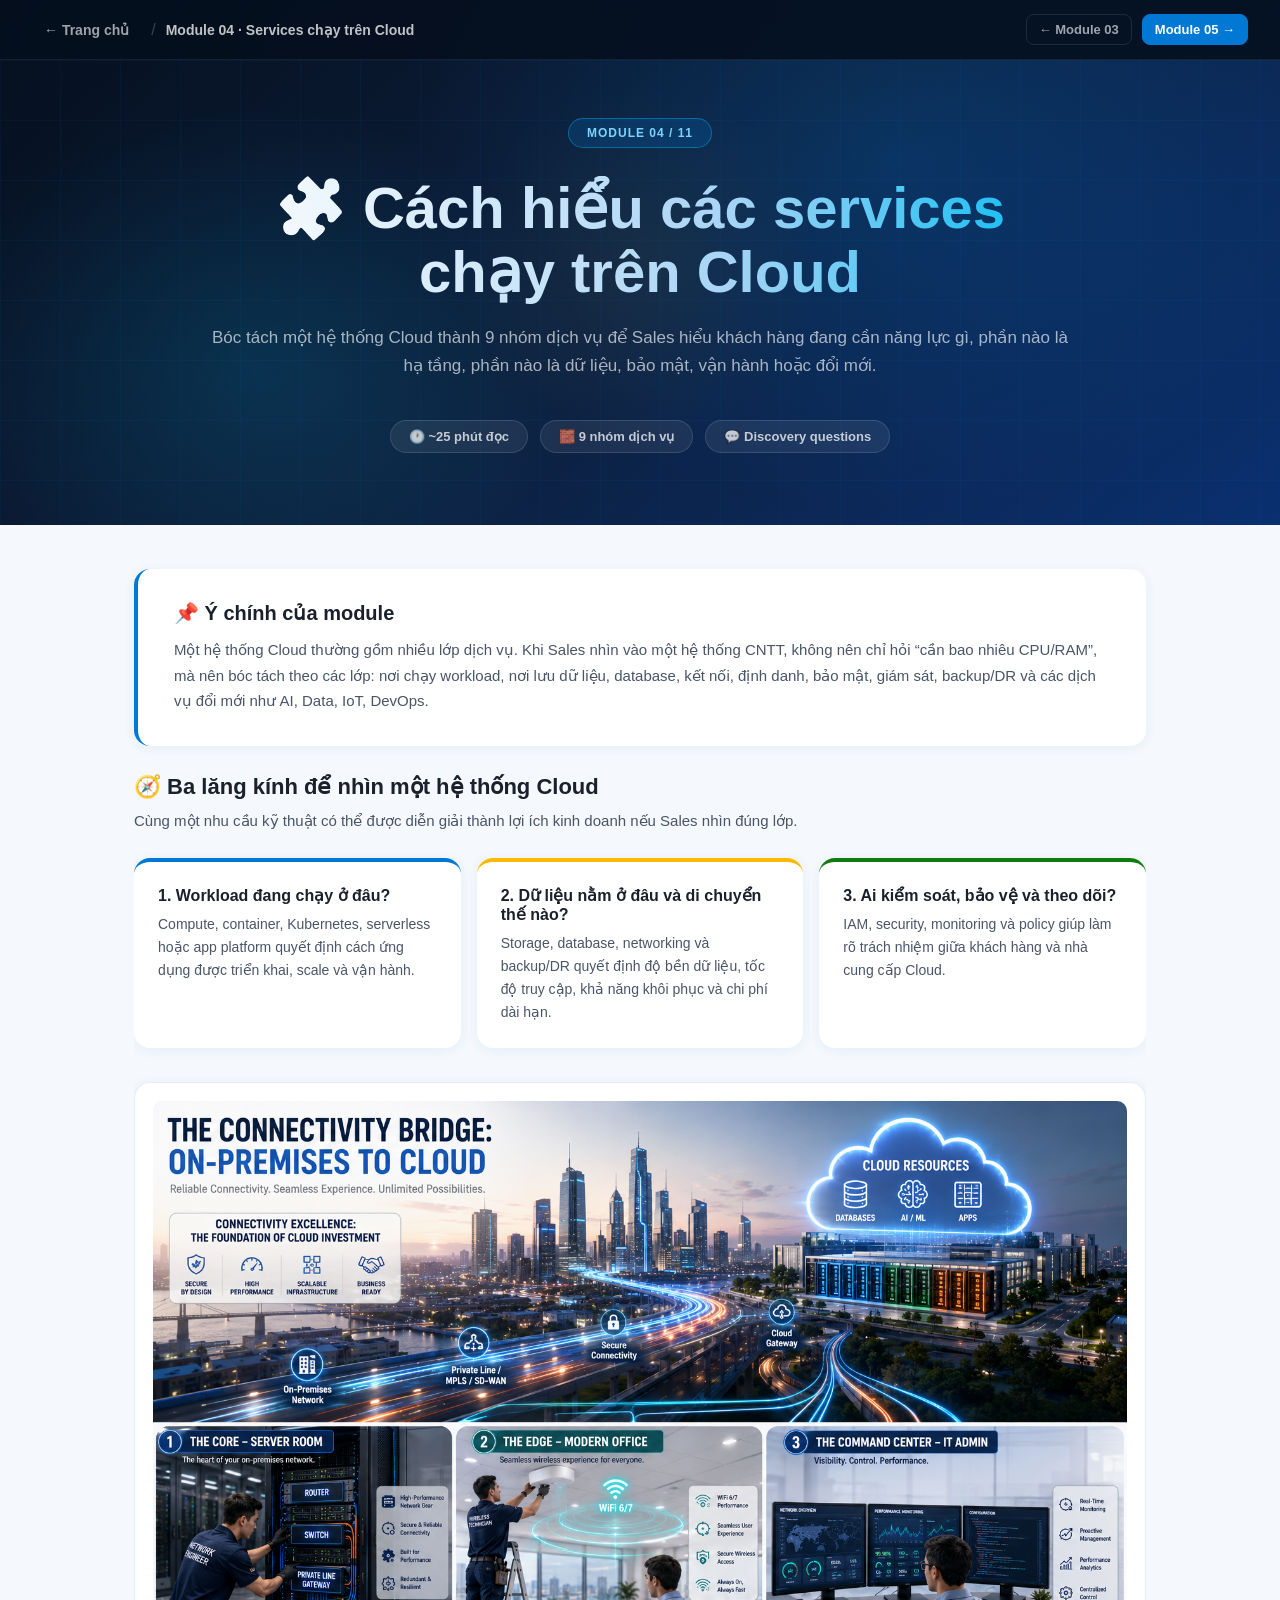
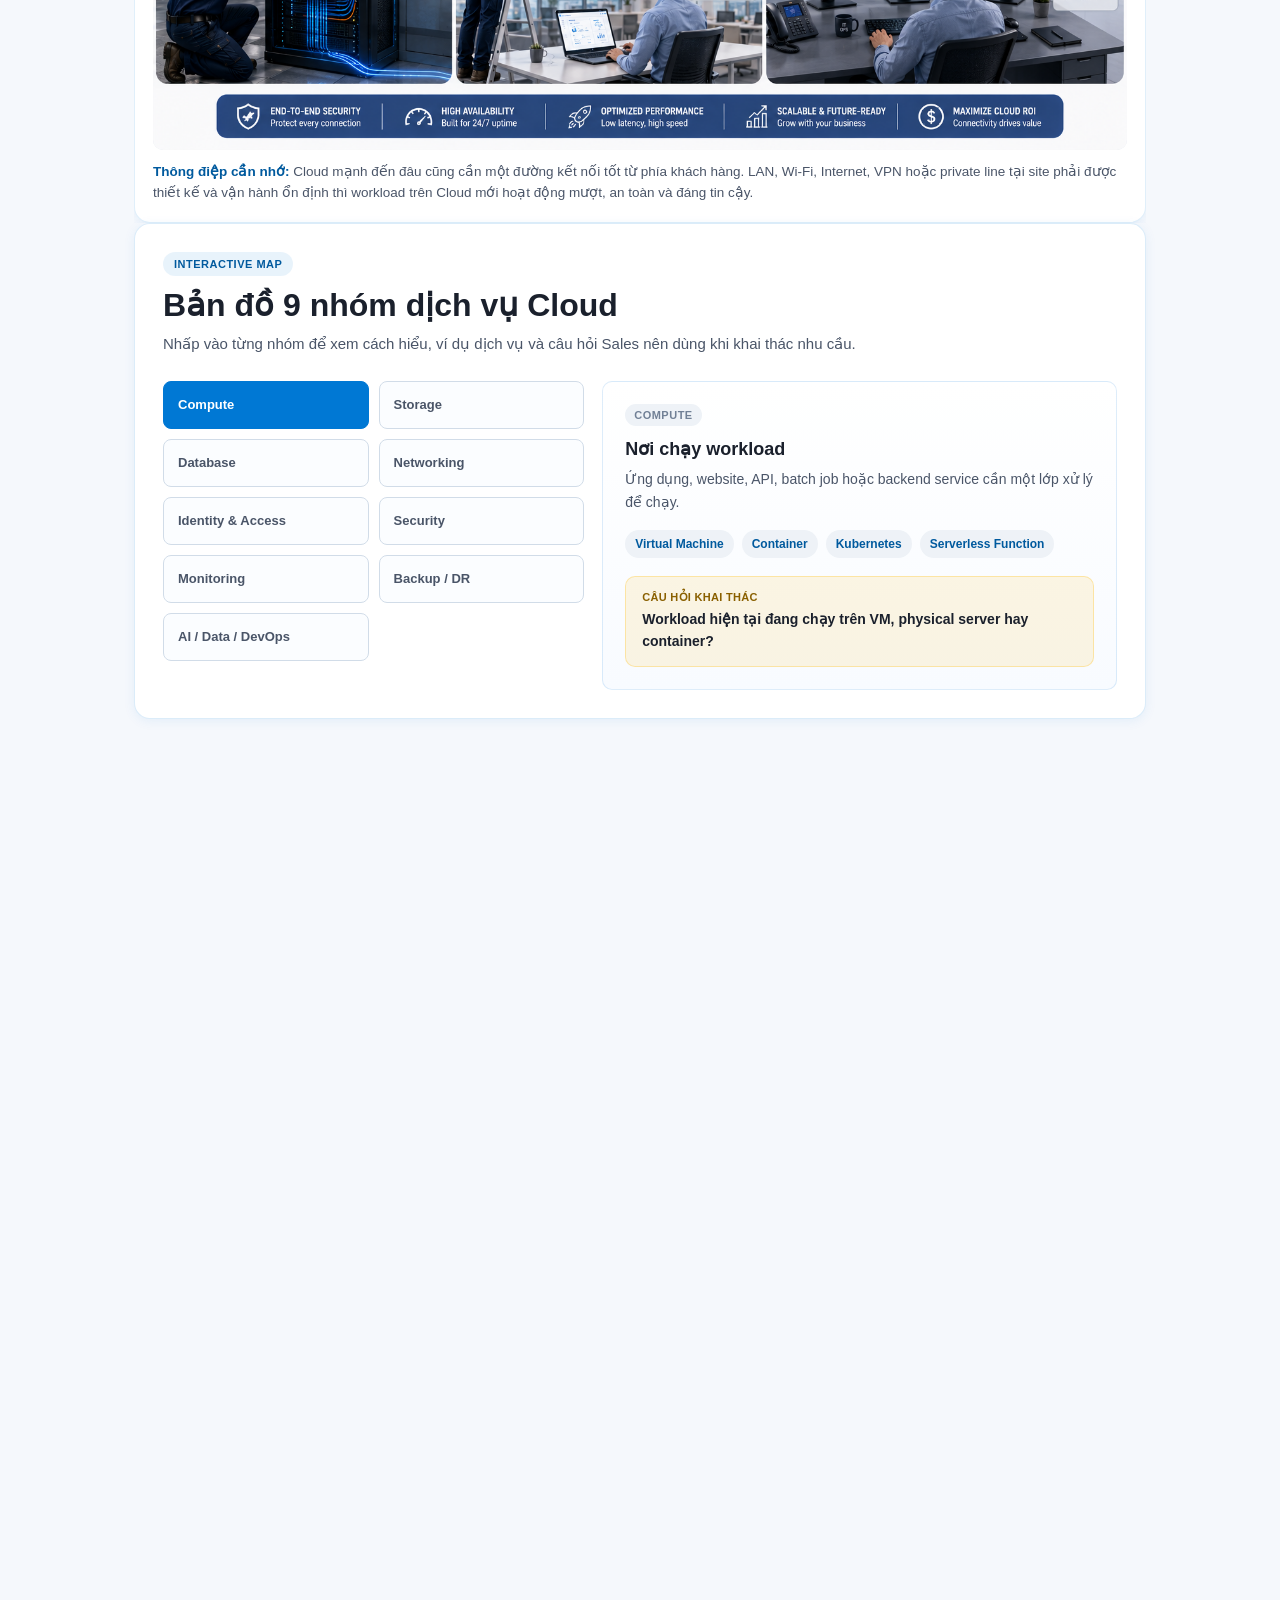
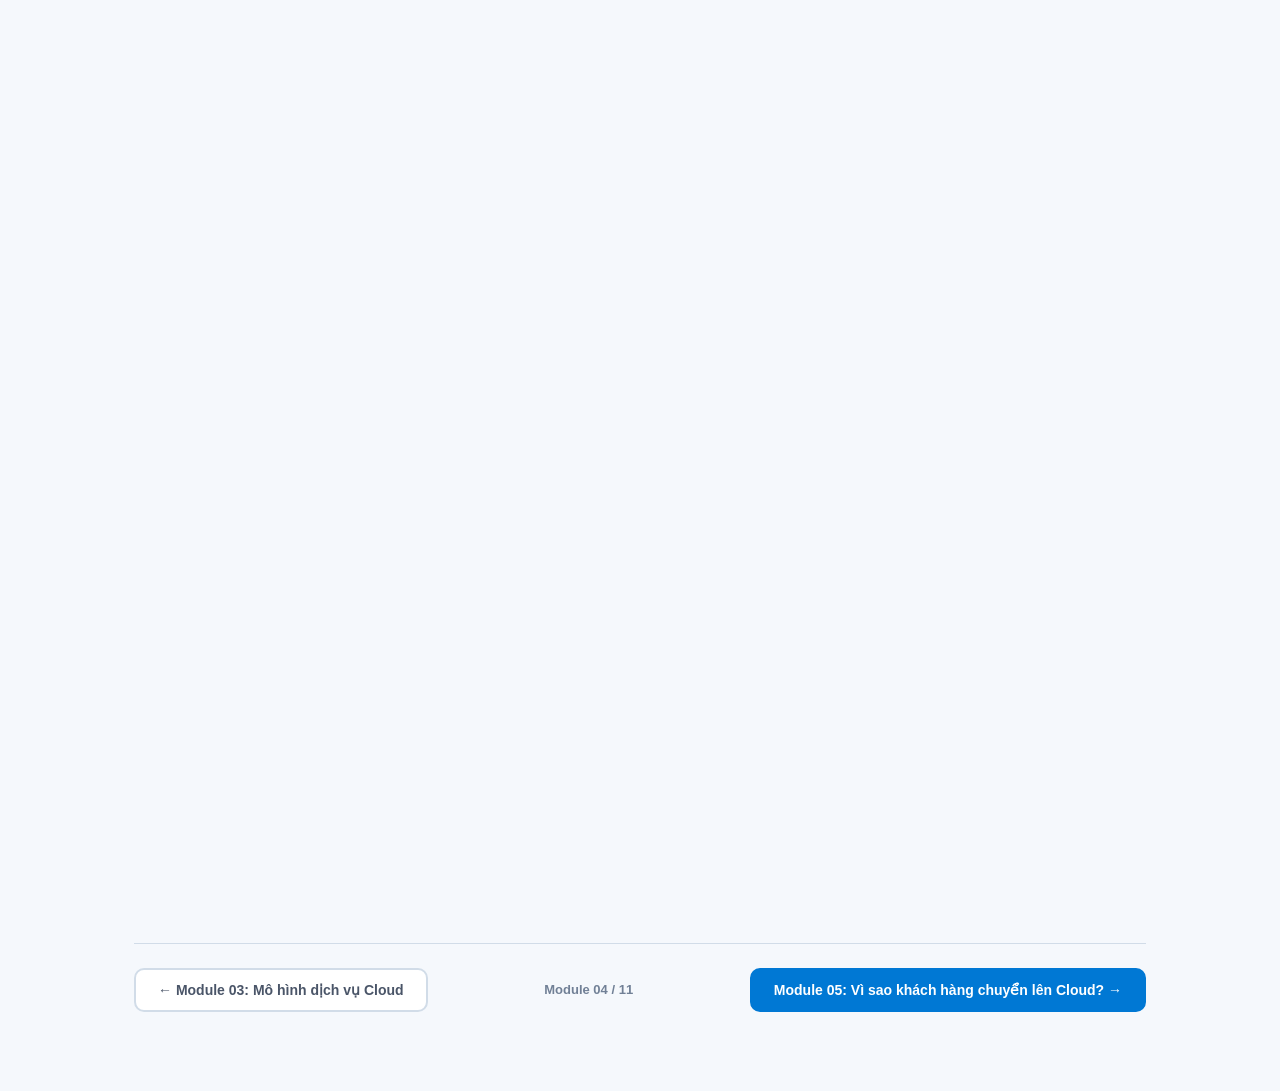
<file: section4.html>
<!DOCTYPE html>
<html lang="vi">
<head>
<meta charset="UTF-8">
<meta name="viewport" content="width=device-width, initial-scale=1.0">
<title>Cách hiểu các services chạy trên Cloud | Module 04</title>
<link rel="stylesheet" href="assets/styles.css">
<style>
.section-4-page { max-width: 1120px; }
.lens-grid { display:grid; grid-template-columns:repeat(3,minmax(0,1fr)); gap:16px; margin-bottom:34px; }
.lens-card { border-radius:var(--radius); background:var(--white); box-shadow:var(--shadow-sm); padding:24px; border-top:4px solid var(--primary); }
.lens-card:nth-child(2) { border-top-color:var(--accent); }
.lens-card:nth-child(3) { border-top-color:var(--success); }
.lens-card h3 { margin-bottom:8px; color:var(--text); font-size:16px; font-weight:900; }
.lens-card p { color:var(--text-light); font-size:14px; line-height:1.65; }
.connectivity-visual { margin:22px 0 0; border:1px solid rgba(0,120,212,.12); border-radius:var(--radius); background:var(--white); box-shadow:var(--shadow-sm); padding:18px; }
.connectivity-visual-image { overflow:hidden; border-radius:var(--radius-sm); background:var(--gray-2); box-shadow:inset 0 0 0 1px rgba(0,0,0,.04); }
.connectivity-visual-image img { display:block; width:100%; height:auto; object-fit:contain; transition:transform .35s ease; }
.connectivity-visual:hover .connectivity-visual-image img { transform:scale(1.018); }
.connectivity-visual figcaption { margin-top:12px; color:var(--text-light); font-size:13.5px; line-height:1.55; }
.connectivity-visual figcaption strong { color:var(--primary-dark); }
.service-chapters { display:grid; gap:20px; }
.service-chapter { overflow:hidden; border:1px solid rgba(0,120,212,.12); border-radius:var(--radius); background:var(--white); box-shadow:var(--shadow-sm); }
.service-chapter-head { display:grid; grid-template-columns:auto 1fr; gap:16px; align-items:start; padding:24px 26px 18px; background:linear-gradient(90deg,rgba(0,120,212,.08),rgba(0,188,242,.04)); }
.service-num { display:grid; width:42px; height:42px; place-items:center; border-radius:10px; background:var(--primary); color:white; font-size:13px; font-weight:900; }
.service-chapter h3 { margin-bottom:6px; color:var(--text); font-size:20px; font-weight:900; }
.service-chapter .chapter-intro { color:var(--text-light); font-size:14.5px; line-height:1.65; }
.service-chapter-body { padding:0 26px 24px; }
.service-list { display:grid; grid-template-columns:repeat(2,minmax(0,1fr)); gap:10px; margin-top:14px; }
.service-list li { list-style:none; border-radius:8px; background:var(--gray-1); color:var(--text-light); font-size:13.5px; line-height:1.45; padding:10px 12px; }
.service-list strong { color:var(--text); }
.sales-note { margin-top:16px; border:1px solid rgba(255,185,0,.28); border-radius:var(--radius-sm); background:rgba(255,185,0,.11); padding:14px 16px; }
.sales-note span { display:block; margin-bottom:5px; color:#8a6000; font-size:11px; font-weight:900; letter-spacing:.3px; text-transform:uppercase; }
.sales-note p { color:var(--text); font-size:14px; line-height:1.6; margin:0; }
.comparison-table table { min-width:900px; }
.question-grid { display:grid; grid-template-columns:repeat(3,minmax(0,1fr)); gap:16px; }
.question-card { border-radius:var(--radius); background:var(--white); box-shadow:var(--shadow-sm); padding:24px; }
.question-card h3 { margin-bottom:12px; color:var(--text); font-size:16px; font-weight:900; }
.question-card ul { display:grid; gap:9px; padding-left:18px; color:var(--text-light); font-size:13.5px; line-height:1.5; }
@media(max-width:900px) {
  .lens-grid,.question-grid,.service-list { grid-template-columns:1fr; }
}
</style>
<link rel="stylesheet" href="assets/performance.css">
<script src="assets/performance.js" defer></script>
</head>
<body>

<nav class="top-nav">
  <div class="nav-left">
    <a href="index.html" class="nav-back">← Trang chủ</a>
    <span class="nav-sep">/</span>
    <span class="nav-module-title">Module 04 · Services chạy trên Cloud</span>
  </div>
  <div class="nav-right">
    <a href="section3.html" class="nav-btn">← Module 03</a>
    <a href="section5.html" class="nav-btn primary-btn">Module 05 →</a>
  </div>
</nav>

<header class="section-hero">
  <div class="hero-inner">
    <div class="module-badge">MODULE 04 / 11</div>
    <h1>🧩 Cách hiểu các services chạy trên Cloud</h1>
    <p class="subtitle">Bóc tách một hệ thống Cloud thành 9 nhóm dịch vụ để Sales hiểu khách hàng đang cần năng lực gì, phần nào là hạ tầng, phần nào là dữ liệu, bảo mật, vận hành hoặc đổi mới.</p>
    <div class="hero-meta">
      <div class="meta-chip">🕐 ~25 phút đọc</div>
      <div class="meta-chip">🧱 9 nhóm dịch vụ</div>
      <div class="meta-chip">💬 Discovery questions</div>
    </div>
  </div>
</header>

<main class="page-content wide-content section-4-page">

  <section class="intro-card reveal">
    <h2>📌 Ý chính của module</h2>
    <p>Một hệ thống Cloud thường gồm nhiều lớp dịch vụ. Khi Sales nhìn vào một hệ thống CNTT, không nên chỉ hỏi “cần bao nhiêu CPU/RAM”, mà nên bóc tách theo các lớp: nơi chạy workload, nơi lưu dữ liệu, database, kết nối, định danh, bảo mật, giám sát, backup/DR và các dịch vụ đổi mới như AI, Data, IoT, DevOps.</p>
  </section>

  <section class="block reveal">
    <div class="block-title">🧭 Ba lăng kính để nhìn một hệ thống Cloud</div>
    <p class="block-subtitle">Cùng một nhu cầu kỹ thuật có thể được diễn giải thành lợi ích kinh doanh nếu Sales nhìn đúng lớp.</p>
    <div class="lens-grid">
      <article class="lens-card">
        <h3>1. Workload đang chạy ở đâu?</h3>
        <p>Compute, container, Kubernetes, serverless hoặc app platform quyết định cách ứng dụng được triển khai, scale và vận hành.</p>
      </article>
      <article class="lens-card">
        <h3>2. Dữ liệu nằm ở đâu và di chuyển thế nào?</h3>
        <p>Storage, database, networking và backup/DR quyết định độ bền dữ liệu, tốc độ truy cập, khả năng khôi phục và chi phí dài hạn.</p>
      </article>
      <article class="lens-card">
        <h3>3. Ai kiểm soát, bảo vệ và theo dõi?</h3>
        <p>IAM, security, monitoring và policy giúp làm rõ trách nhiệm giữa khách hàng và nhà cung cấp Cloud.</p>
      </article>
    </div>
    <figure class="connectivity-visual">
      <div class="connectivity-visual-image">
        <img src="assets/images/important-roles-connectivity-cloud-computing.png" alt="Hình minh họa vai trò quan trọng của kết nối trong Cloud Computing" loading="lazy">
      </div>
      <figcaption><strong>Thông điệp cần nhớ:</strong> Cloud mạnh đến đâu cũng cần một đường kết nối tốt từ phía khách hàng. LAN, Wi-Fi, Internet, VPN hoặc private line tại site phải được thiết kế và vận hành ổn định thì workload trên Cloud mới hoạt động mượt, an toàn và đáng tin cậy.</figcaption>
    </figure>
  </section>

  <section class="learning-lab reveal" data-service-map>
    <div class="lab-header">
      <span class="lab-kicker">Interactive map</span>
      <h2>Bản đồ 9 nhóm dịch vụ Cloud</h2>
      <p>Nhấp vào từng nhóm để xem cách hiểu, ví dụ dịch vụ và câu hỏi Sales nên dùng khi khai thác nhu cầu.</p>
    </div>
    <div class="service-map">
      <div class="service-orbit" role="tablist" aria-label="Nhóm dịch vụ Cloud">
        <button class="service-node active" type="button" data-service="compute" aria-selected="true">Compute</button>
        <button class="service-node" type="button" data-service="storage" aria-selected="false">Storage</button>
        <button class="service-node" type="button" data-service="database" aria-selected="false">Database</button>
        <button class="service-node" type="button" data-service="networking" aria-selected="false">Networking</button>
        <button class="service-node" type="button" data-service="iam" aria-selected="false">Identity & Access</button>
        <button class="service-node" type="button" data-service="security" aria-selected="false">Security</button>
        <button class="service-node" type="button" data-service="monitoring" aria-selected="false">Monitoring</button>
        <button class="service-node" type="button" data-service="backup" aria-selected="false">Backup / DR</button>
        <button class="service-node" type="button" data-service="innovation" aria-selected="false">AI / Data / DevOps</button>
      </div>
      <article class="service-detail">
        <span class="panel-label" data-service-label>Compute</span>
        <h3 data-service-title>Nơi chạy workload</h3>
        <p data-service-text>Ứng dụng, website, API, batch job hoặc backend service cần một lớp xử lý để chạy.</p>
        <div class="service-examples" data-service-examples>
          <span>Virtual Machine</span><span>Container</span><span>Kubernetes</span><span>Serverless Function</span>
        </div>
        <div class="sales-spark compact">
          <span>Câu hỏi khai thác</span>
          <strong data-service-question>Workload hiện tại đang chạy trên VM, physical server hay container?</strong>
        </div>
      </article>
    </div>
  </section>

  <section class="block reveal">
    <div class="block-title">🧱 Bóc tách chi tiết 9 nhóm dịch vụ</div>
    <p class="block-subtitle">Mỗi nhóm dịch vụ đại diện cho một lớp nhu cầu, một nhóm rủi ro và một cơ hội tư vấn khác nhau trong hệ thống Cloud.</p>

    <div class="service-chapters">
      <article class="service-chapter">
        <div class="service-chapter-head">
          <div class="service-num">4.1</div>
          <div>
            <h3>Compute - nơi chạy workload</h3>
            <p class="chapter-intro">Compute là năng lực xử lý. Đây là nơi ứng dụng, website, API, batch job hoặc backend service được chạy.</p>
          </div>
        </div>
        <div class="service-chapter-body">
          <div class="table-wrap">
            <table>
              <thead><tr><th>Loại compute</th><th>Cách hiểu</th><th>Ví dụ use case</th></tr></thead>
              <tbody>
                <tr><td>Virtual Machine</td><td>Máy chủ ảo giống server truyền thống.</td><td>Chạy app cũ, ERP, middleware, Windows/Linux server.</td></tr>
                <tr><td>Container</td><td>Đóng gói ứng dụng thành container để chạy linh hoạt.</td><td>Microservices, CI/CD, ứng dụng cloud-native.</td></tr>
                <tr><td>Kubernetes</td><td>Nền tảng điều phối container quy mô lớn.</td><td>App nhiều service, cần scaling, rolling update.</td></tr>
                <tr><td>Serverless Function</td><td>Chạy code theo sự kiện, không quản lý server.</td><td>Xử lý ảnh, API nhỏ, automation, event processing.</td></tr>
                <tr><td>App Platform</td><td>Chạy web app/API mà không quản lý VM.</td><td>Web portal, API backend, app nội bộ.</td></tr>
              </tbody>
            </table>
          </div>
          <div class="sales-note"><span>Góc nhìn Sales</span><p>Nếu khách hàng nói “cần server”, hãy hỏi workload có bắt buộc kiểm soát OS không. Nếu không, có thể tư vấn container, app platform hoặc serverless để giảm vận hành.</p></div>
        </div>
      </article>

      <article class="service-chapter">
        <div class="service-chapter-head">
          <div class="service-num">4.2</div>
          <div>
            <h3>Storage - nơi lưu dữ liệu file/object/disk</h3>
            <p class="chapter-intro">Storage trên Cloud không chỉ là “ổ cứng”. Cloud chia storage thành nhiều loại theo cách ứng dụng truy cập và vòng đời dữ liệu.</p>
          </div>
        </div>
        <div class="service-chapter-body">
          <div class="table-wrap">
            <table>
              <thead><tr><th>Loại storage</th><th>Cách hiểu</th><th>Ví dụ use case</th></tr></thead>
              <tbody>
                <tr><td>Block Storage</td><td>Disk gắn vào VM.</td><td>OS disk, database disk, application disk.</td></tr>
                <tr><td>Object Storage</td><td>Lưu object qua API, gần giống kho dữ liệu lớn.</td><td>Backup, archive, log, ảnh, video, data lake.</td></tr>
                <tr><td>File Storage</td><td>File share dùng giao thức SMB/NFS.</td><td>Shared folder, app cần file share.</td></tr>
                <tr><td>Archive Storage</td><td>Lưu dữ liệu lâu dài, ít truy cập, chi phí thấp.</td><td>Hồ sơ lâu năm, log compliance, backup dài hạn.</td></tr>
              </tbody>
            </table>
          </div>
          <div class="sales-note"><span>Góc nhìn Sales</span><p>Đừng gom mọi dữ liệu vào một loại storage. Hãy phân loại dữ liệu nóng, dữ liệu chia sẻ, dữ liệu backup và dữ liệu lưu trữ lâu dài để tối ưu chi phí.</p></div>
        </div>
      </article>

      <article class="service-chapter">
        <div class="service-chapter-head">
          <div class="service-num">4.3</div>
          <div>
            <h3>Database - nơi quản lý dữ liệu có cấu trúc hoặc phi cấu trúc</h3>
            <p class="chapter-intro">Database Cloud có thể tự cài trên VM hoặc dùng dịch vụ managed để giảm phần vận hành nền tảng.</p>
          </div>
        </div>
        <div class="service-chapter-body">
          <ul class="service-list">
            <li><strong>Cài database trên VM:</strong> linh hoạt nhưng khách hàng tự quản lý nhiều.</li>
            <li><strong>Managed Database:</strong> Cloud provider quản lý phần nền tảng như patching, backup, HA.</li>
            <li><strong>NoSQL Database:</strong> phù hợp dữ liệu phi quan hệ, dữ liệu lớn, ứng dụng cần scale cao.</li>
            <li><strong>Data Warehouse:</strong> dùng cho báo cáo, phân tích dữ liệu, BI.</li>
          </ul>
          <div class="sales-note"><span>Góc nhìn Sales</span><p>Database thường là điểm đau vận hành: backup, HA, patching, hiệu năng và license. Managed database nên được bán bằng câu chuyện giảm rủi ro vận hành, không chỉ bằng cấu hình.</p></div>
        </div>
      </article>

      <article class="service-chapter">
        <div class="service-chapter-head">
          <div class="service-num">4.4</div>
          <div>
            <h3>Networking - kết nối và phân luồng traffic</h3>
            <p class="chapter-intro">Networking là lớp giúp các workload kết nối với nhau, kết nối về on-premises và kết nối Internet.</p>
          </div>
        </div>
        <div class="service-chapter-body">
          <ul class="service-list">
            <li>Virtual Network/VPC.</li><li>Subnet.</li><li>Route table.</li><li>VPN.</li>
            <li>Dedicated private connection.</li><li>Load Balancer.</li><li>DNS.</li><li>CDN.</li><li>Firewall/WAF.</li>
          </ul>
          <div class="sales-note"><span>Góc nhìn Sales</span><p>Networking quyết định trải nghiệm người dùng và khả năng tích hợp với hệ thống cũ. Cần hỏi rõ kết nối Internet, kết nối riêng, site-to-site VPN, domain, DNS và traffic vào/ra.</p></div>
        </div>
      </article>

      <article class="service-chapter">
        <div class="service-chapter-head">
          <div class="service-num">4.5</div>
          <div>
            <h3>Identity & Access Management - định danh và phân quyền</h3>
            <p class="chapter-intro">IAM quyết định ai được truy cập vào tài nguyên nào, với quyền gì.</p>
          </div>
        </div>
        <div class="service-chapter-body">
          <ul class="service-list">
            <li>User, group, role.</li><li>Multi-Factor Authentication.</li><li>Single Sign-On.</li><li>RBAC.</li><li>Privileged access.</li><li>Conditional access.</li>
          </ul>
          <div class="sales-note"><span>Góc nhìn Sales</span><p>Cloud security bắt đầu từ identity. Nếu khách hàng chưa có MFA, SSO hoặc phân quyền theo role, đây thường là cơ hội tư vấn kèm security baseline.</p></div>
        </div>
      </article>

      <article class="service-chapter">
        <div class="service-chapter-head">
          <div class="service-num">4.6</div>
          <div>
            <h3>Security - bảo mật workload Cloud</h3>
            <p class="chapter-intro">Security trên Cloud là trách nhiệm chia sẻ giữa nhà cung cấp Cloud và khách hàng.</p>
          </div>
        </div>
        <div class="service-chapter-body">
          <div class="table-wrap">
            <table>
              <thead><tr><th>Nhà cung cấp bảo mật “of the cloud”</th><th>Khách hàng bảo mật “in the cloud”</th></tr></thead>
              <tbody>
                <tr><td>Data center, physical security, hardware, cloud platform.</td><td>Cấu hình tài khoản, phân quyền, dữ liệu, ứng dụng, network security policy, logging và monitoring.</td></tr>
              </tbody>
            </table>
          </div>
          <div class="sales-note"><span>Góc nhìn Sales</span><p>Không nên nói “lên Cloud là tự động an toàn”. Nên nói Cloud cung cấp nền tảng và công cụ bảo mật tốt hơn, nhưng khách hàng vẫn phải cấu hình đúng và vận hành đúng.</p></div>
        </div>
      </article>

      <article class="service-chapter">
        <div class="service-chapter-head">
          <div class="service-num">4.7</div>
          <div>
            <h3>Monitoring & Management - giám sát và vận hành</h3>
            <p class="chapter-intro">Cloud có các công cụ theo dõi để đội IT biết hệ thống đang chạy ra sao và chi phí đang phát sinh ở đâu.</p>
          </div>
        </div>
        <div class="service-chapter-body">
          <ul class="service-list">
            <li>Performance metric.</li><li>Log.</li><li>Alert.</li><li>Cost.</li><li>Health status.</li><li>Automation.</li><li>Policy compliance.</li>
          </ul>
          <div class="sales-note"><span>Góc nhìn Sales</span><p>Monitoring là cầu nối giữa kỹ thuật và quản trị. Ngoài CPU/RAM, hãy hỏi khách hàng có dashboard, cảnh báo, log tập trung và báo cáo chi phí theo phòng ban chưa.</p></div>
        </div>
      </article>

      <article class="service-chapter">
        <div class="service-chapter-head">
          <div class="service-num">4.8</div>
          <div>
            <h3>Backup & Disaster Recovery</h3>
            <p class="chapter-intro">Backup/DR trên Cloud giúp khách hàng khôi phục dữ liệu và duy trì hoạt động khi có sự cố.</p>
          </div>
        </div>
        <div class="service-chapter-body">
          <ul class="service-list">
            <li>Khôi phục dữ liệu khi bị xóa nhầm hoặc lỗi hệ thống.</li>
            <li>Dự phòng workload sang region/site khác.</li>
            <li>Giảm chi phí xây dựng DR site vật lý.</li>
            <li>Tùy chỉnh RPO/RTO theo nhu cầu kinh doanh.</li>
          </ul>
          <div class="sales-note"><span>Góc nhìn Sales</span><p>Câu hỏi quan trọng không chỉ là “có backup chưa”, mà là “restore được trong bao lâu” và “mất tối đa bao nhiêu dữ liệu thì business chấp nhận được”.</p></div>
        </div>
      </article>

      <article class="service-chapter">
        <div class="service-chapter-head">
          <div class="service-num">4.9</div>
          <div>
            <h3>AI, Data, IoT và DevOps</h3>
            <p class="chapter-intro">Đây là nhóm dịch vụ giúp Cloud khác biệt so với hạ tầng truyền thống.</p>
          </div>
        </div>
        <div class="service-chapter-body">
          <ul class="service-list">
            <li><strong>AI/ML:</strong> nhận diện hình ảnh, xử lý ngôn ngữ, chatbot, model training.</li>
            <li><strong>Data Analytics:</strong> data lake, data warehouse, BI, stream analytics.</li>
            <li><strong>IoT:</strong> thu thập và xử lý dữ liệu từ thiết bị.</li>
            <li><strong>DevOps:</strong> CI/CD, repository, container registry, infrastructure as code.</li>
          </ul>
          <div class="sales-note"><span>Góc nhìn Sales</span><p>Đây là phần giúp câu chuyện Cloud vượt khỏi “thuê server”. Khi khách hàng đã ổn định hạ tầng, Sales có thể mở rộng sang dữ liệu, tự động hóa và đổi mới sản phẩm.</p></div>
        </div>
      </article>
    </div>
  </section>

  <section class="block reveal comparison-table">
    <div class="block-title">⚖️ So sánh góc nhìn on-premises và Cloud service</div>
    <p class="block-subtitle">Bảng này giúp Sales chuyển từ ngôn ngữ “mua thiết bị” sang ngôn ngữ “tiêu thụ năng lực CNTT như dịch vụ”.</p>
    <div class="table-wrap">
      <table>
        <thead><tr><th>Nhóm dịch vụ</th><th>On-premises thường nhìn như</th><th>Cloud nên nhìn như</th><th>Thông điệp tư vấn</th></tr></thead>
        <tbody>
          <tr><td>Compute</td><td>Mua server, cài OS, tự vận hành phần cứng.</td><td>Chọn VM, container, Kubernetes, serverless hoặc app platform theo workload.</td><td>Không phải workload nào cũng cần VM; chọn càng đúng lớp thì vận hành càng nhẹ.</td></tr>
          <tr><td>Storage</td><td>Mua SAN/NAS, dự báo dung lượng dài hạn.</td><td>Chọn block, file, object, archive theo loại dữ liệu và tần suất truy cập.</td><td>Phân tầng dữ liệu giúp giảm chi phí và tăng khả năng mở rộng.</td></tr>
          <tr><td>Database</td><td>Tự cài database, tự lo backup, HA, patching.</td><td>Dùng database trên VM hoặc managed database theo mức độ kiểm soát cần thiết.</td><td>Managed database giảm tải vận hành nhưng cần kiểm tra compatibility.</td></tr>
          <tr><td>Networking</td><td>Kéo dây, cấu hình switch/router/firewall vật lý.</td><td>Thiết kế VPC/VNet, subnet, route, VPN, private connection, LB, DNS, CDN, WAF.</td><td>Kết nối đúng quyết định hiệu năng, bảo mật và khả năng tích hợp hybrid.</td></tr>
          <tr><td>Security/IAM</td><td>Mỗi công cụ bảo mật thường là một sản phẩm riêng.</td><td>Kết hợp IAM, MFA, RBAC, policy, firewall, WAF, logging, monitoring.</td><td>Bảo mật Cloud là trách nhiệm chia sẻ, cần thiết kế ngay từ đầu.</td></tr>
          <tr><td>Monitoring/DR</td><td>Giám sát rời rạc, DR site vật lý tốn chi phí.</td><td>Theo dõi metric/log/cost, tự động hóa cảnh báo, backup và replication linh hoạt.</td><td>Hãy bán bằng RPO/RTO, visibility và khả năng khôi phục, không chỉ bằng dung lượng backup.</td></tr>
        </tbody>
      </table>
    </div>
  </section>

  <section class="block reveal">
    <div class="block-title">💬 Câu hỏi discovery theo từng hướng tư vấn</div>
    <p class="block-subtitle">Khi chưa biết bắt đầu từ đâu, Sales có thể dùng bộ câu hỏi này để xác định lớp dịch vụ phù hợp.</p>
    <div class="question-grid">
      <article class="question-card">
        <h3>Workload & ứng dụng</h3>
        <ul>
          <li>Ứng dụng hiện chạy trên physical server, VM hay container?</li>
          <li>Có bắt buộc kiểm soát hệ điều hành hoặc cài agent đặc thù không?</li>
          <li>Traffic có tăng giảm theo mùa vụ, chiến dịch hoặc giờ cao điểm không?</li>
        </ul>
      </article>
      <article class="question-card">
        <h3>Dữ liệu & khôi phục</h3>
        <ul>
          <li>Dữ liệu nào cần truy cập nhanh, dữ liệu nào chỉ lưu lâu dài?</li>
          <li>Database có yêu cầu HA, backup, replication, báo cáo BI không?</li>
          <li>RPO/RTO mong muốn cho từng hệ thống quan trọng là bao nhiêu?</li>
        </ul>
      </article>
      <article class="question-card">
        <h3>Bảo mật & vận hành</h3>
        <ul>
          <li>Khách hàng đã có MFA, SSO, RBAC hoặc phân quyền tập trung chưa?</li>
          <li>Ai chịu trách nhiệm cấu hình firewall, WAF, log và cảnh báo?</li>
          <li>Có cần dashboard theo dõi hiệu năng, chi phí và compliance không?</li>
        </ul>
      </article>
    </div>
  </section>

  <section class="block reveal">
    <div class="block-title">🚀 Kết luận mục 4 cho Sales</div>
    <div class="prereq-card">
      <div class="prereq-card-title">Nhớ một câu</div>
      <p class="dark-card-text">Khi khách hàng nói về một “hệ thống Cloud”, Sales hãy bóc tách thành 9 lớp: <strong>Compute</strong>, <strong>Storage</strong>, <strong>Database</strong>, <strong>Networking</strong>, <strong>Identity</strong>, <strong>Security</strong>, <strong>Monitoring</strong>, <strong>Backup/DR</strong> và <strong>AI/Data/IoT/DevOps</strong>. Mỗi lớp là một nhóm nhu cầu, một nhóm rủi ro và một cơ hội tư vấn khác nhau.</p>
    </div>
  </section>

  <nav class="bottom-nav reveal" aria-label="Điều hướng module">
    <a href="section3.html" class="bnav-btn">← Module 03: Mô hình dịch vụ Cloud</a>
    <span class="bnav-center">Module 04 / 11</span>
    <a href="section5.html" class="bnav-btn next">Module 05: Vì sao khách hàng chuyển lên Cloud? →</a>
  </nav>

</main>

<script src="assets/app.js"></script>
</body>
</html>
</file>
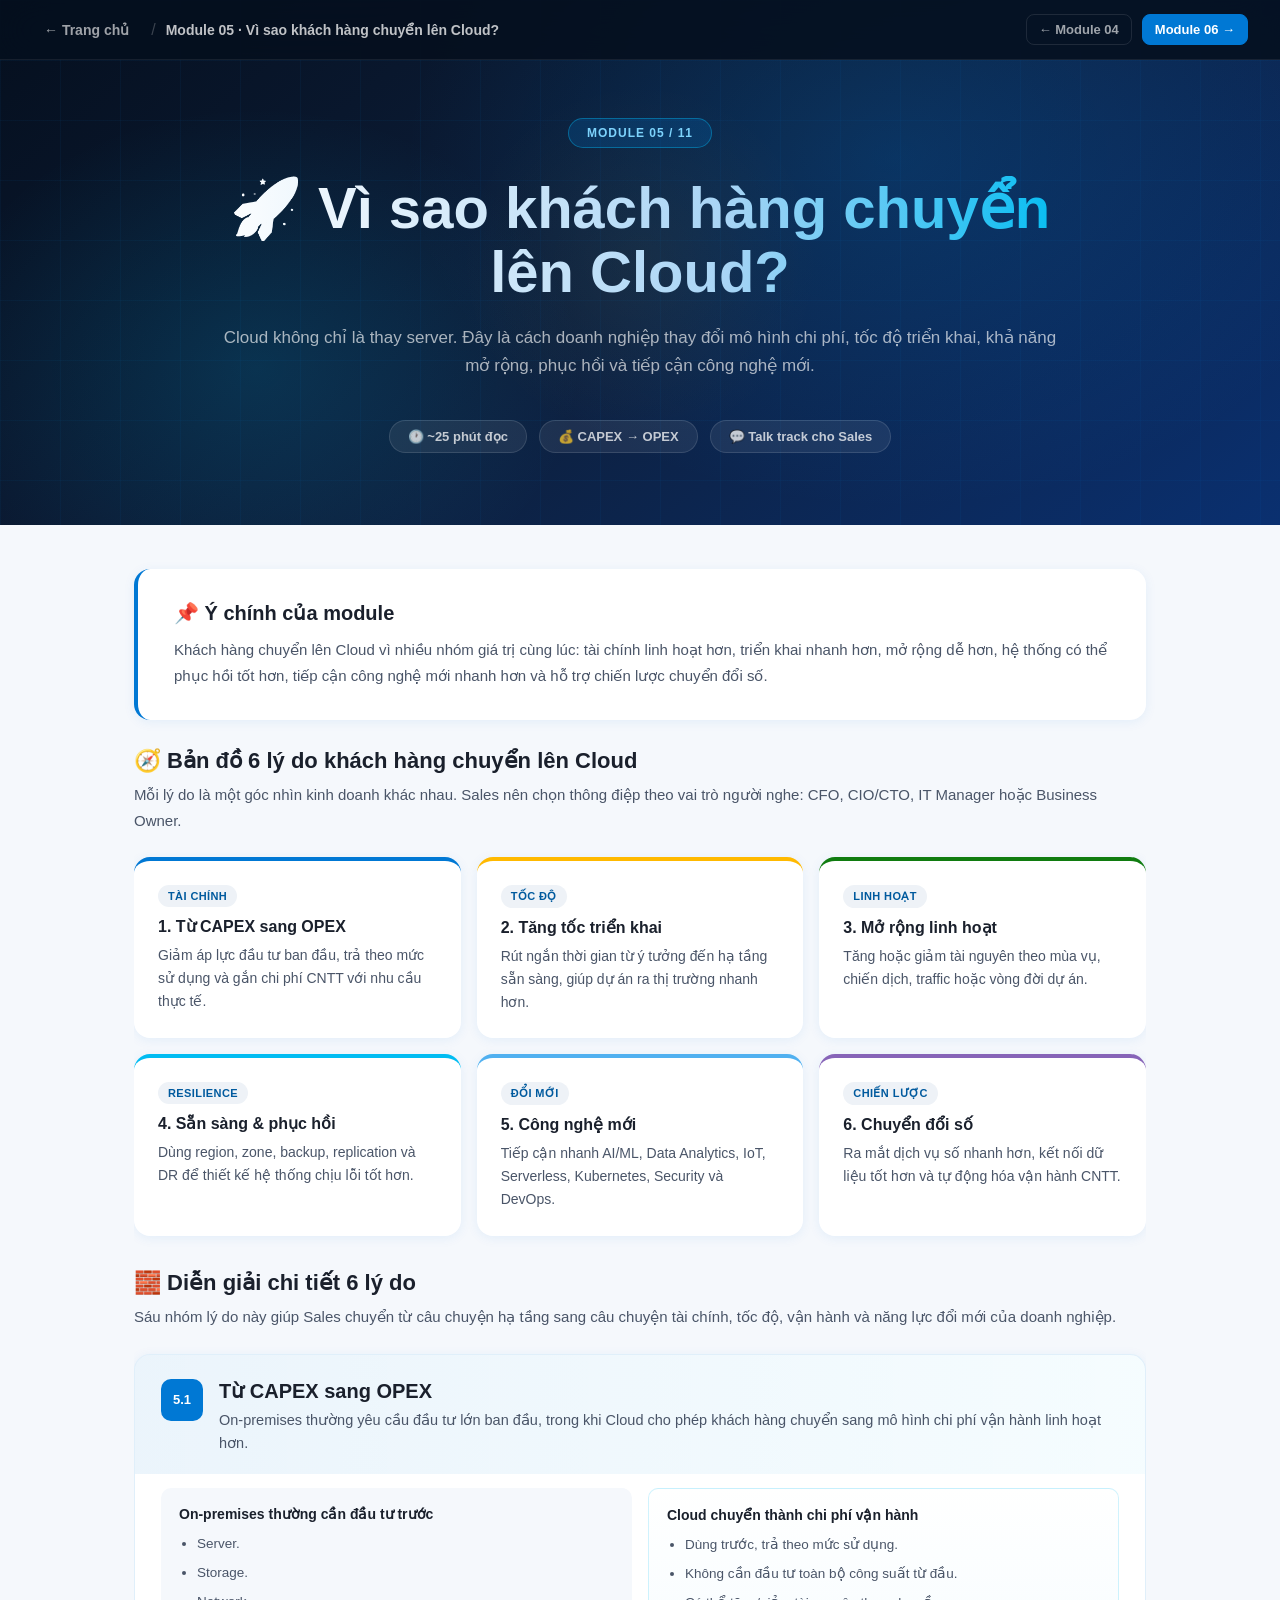
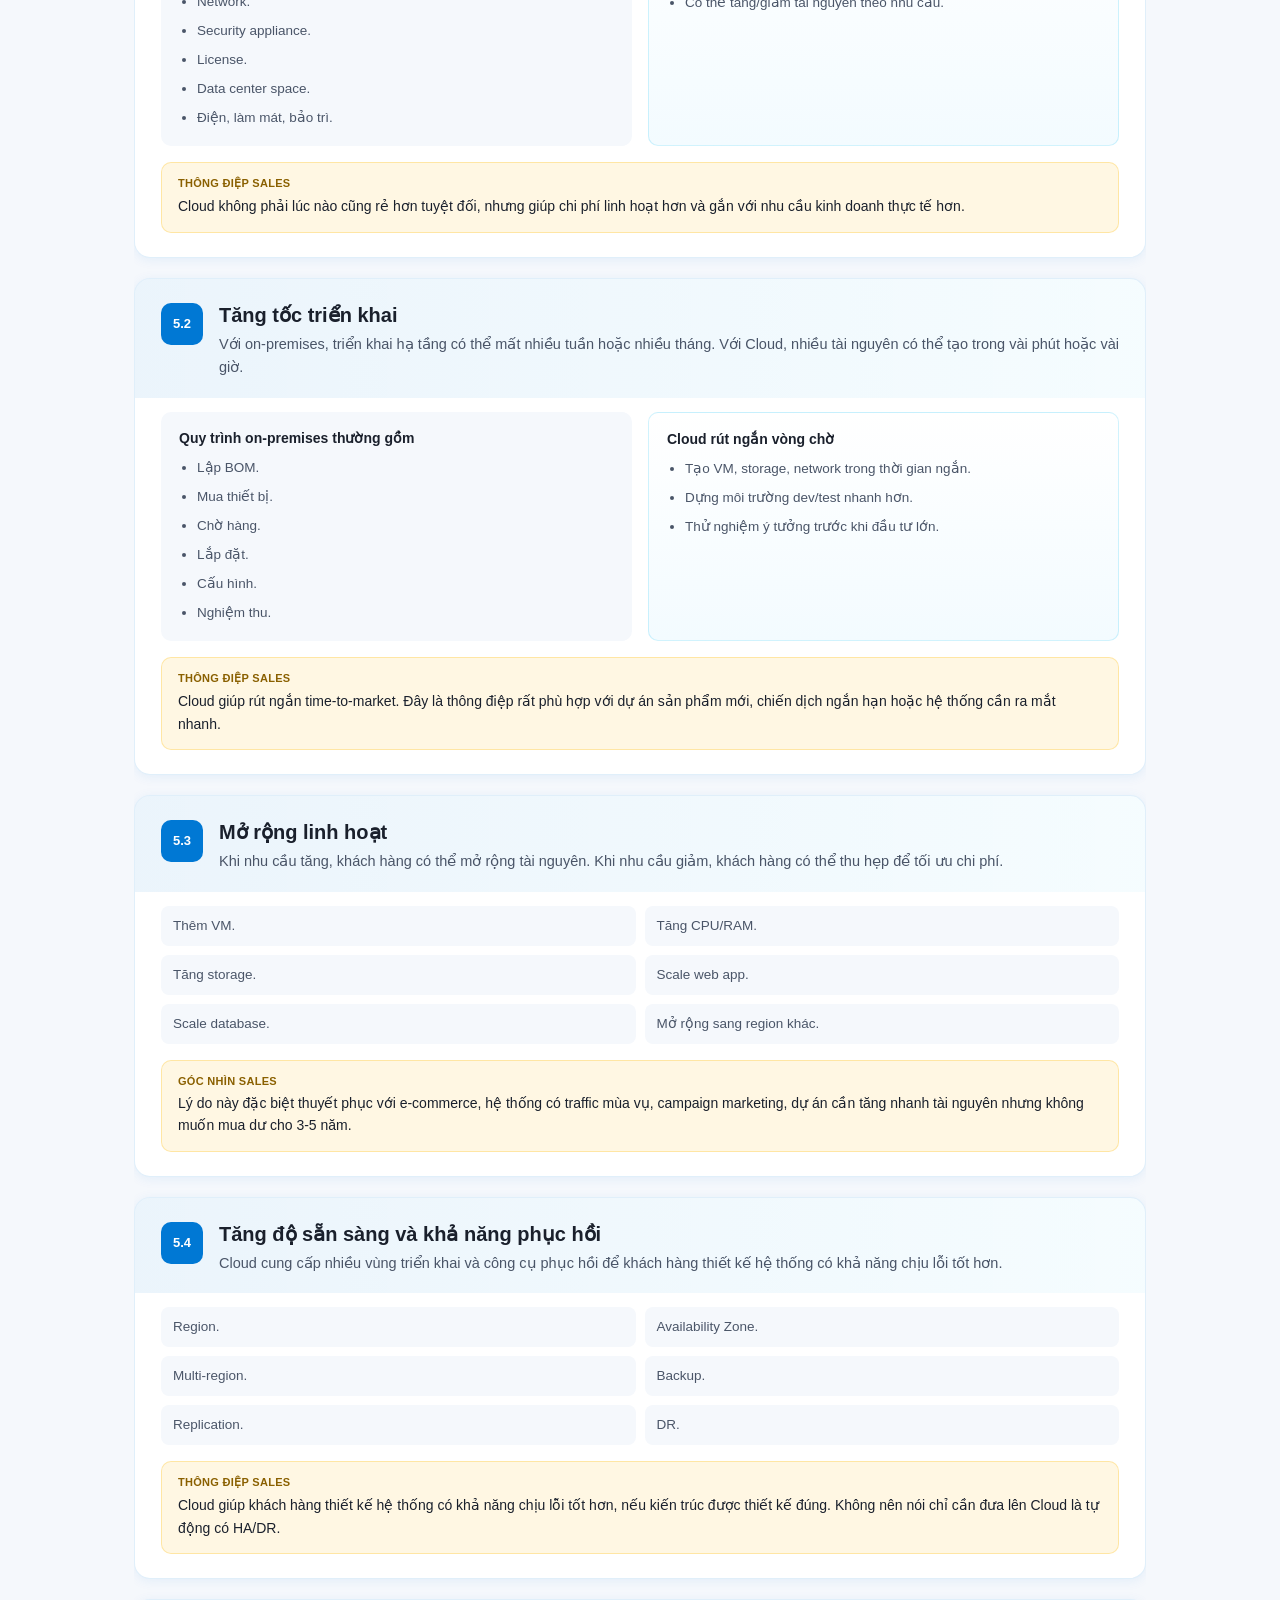
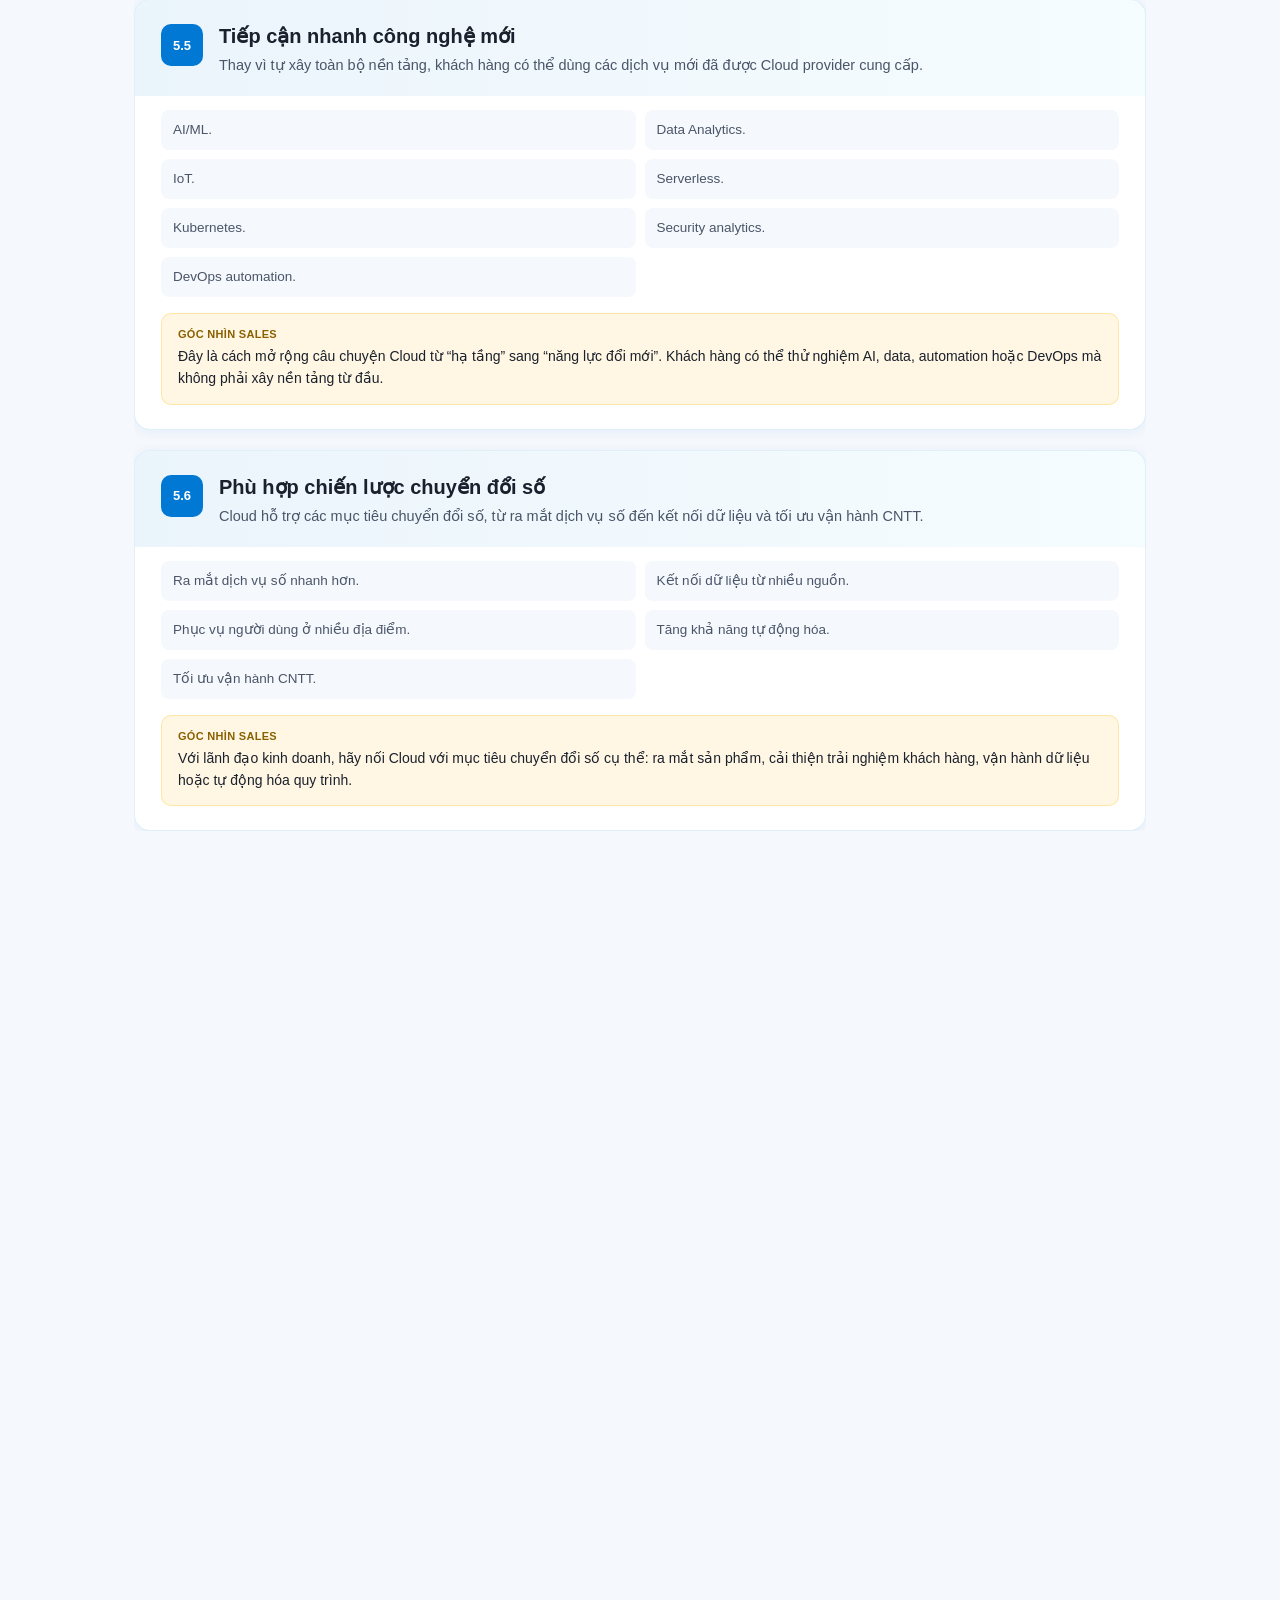
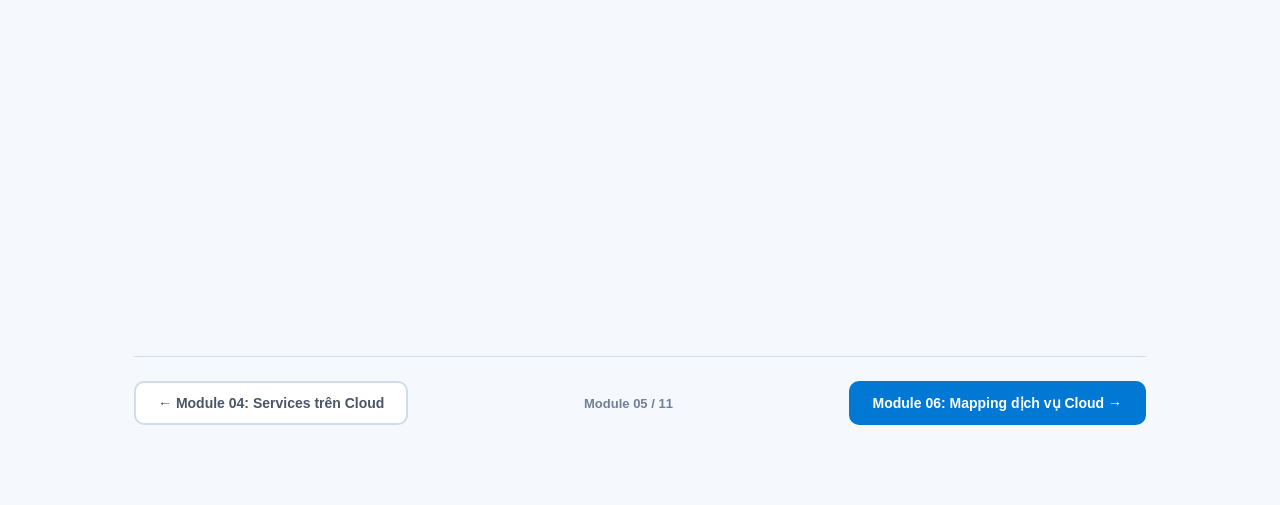
<file: section5.html>
<!DOCTYPE html>
<html lang="vi">
<head>
<meta charset="UTF-8">
<meta name="viewport" content="width=device-width, initial-scale=1.0">
<title>Vì sao khách hàng chuyển lên Cloud? | Module 05</title>
<link rel="stylesheet" href="assets/styles.css">
<style>
.section-5-page { max-width:1120px; }
.value-grid { display:grid; grid-template-columns:repeat(3,minmax(0,1fr)); gap:16px; margin-bottom:34px; }
.value-card { border-radius:var(--radius); background:var(--white); box-shadow:var(--shadow-sm); padding:24px; border-top:4px solid var(--primary); transition:var(--transition); }
.value-card:nth-child(2) { border-top-color:var(--accent); }
.value-card:nth-child(3) { border-top-color:var(--success); }
.value-card:nth-child(4) { border-top-color:var(--secondary); }
.value-card:nth-child(5) { border-top-color:var(--primary-light); }
.value-card:nth-child(6) { border-top-color:#8764b8; }
.value-card:hover { box-shadow:var(--shadow-md); transform:translateY(-4px); }
.value-kicker { display:inline-flex; margin-bottom:10px; border-radius:999px; background:var(--gray-2); color:var(--primary-dark); font-size:11px; font-weight:900; letter-spacing:.4px; padding:5px 10px; text-transform:uppercase; }
.value-card h3 { margin-bottom:8px; color:var(--text); font-size:16px; font-weight:900; }
.value-card p { color:var(--text-light); font-size:14px; line-height:1.65; }
.reason-chapters { display:grid; gap:20px; }
.reason-chapter { overflow:hidden; border:1px solid rgba(0,120,212,.12); border-radius:var(--radius); background:var(--white); box-shadow:var(--shadow-sm); }
.reason-head { display:grid; grid-template-columns:auto 1fr; gap:16px; align-items:start; padding:24px 26px 18px; background:linear-gradient(90deg,rgba(0,120,212,.08),rgba(0,188,242,.04)); }
.reason-num { display:grid; width:42px; height:42px; place-items:center; border-radius:10px; background:var(--primary); color:white; font-size:13px; font-weight:900; }
.reason-chapter h3 { margin-bottom:6px; color:var(--text); font-size:20px; font-weight:900; }
.reason-intro { color:var(--text-light); font-size:14.5px; line-height:1.65; }
.reason-body { padding:0 26px 24px; }
.split-view { display:grid; grid-template-columns:1fr 1fr; gap:16px; margin-top:14px; }
.compare-box { border-radius:var(--radius-sm); background:var(--gray-1); padding:18px; }
.compare-box.cloud { background:linear-gradient(180deg,#fff,#f3fbff); border:1px solid rgba(0,188,242,.18); }
.compare-box h4 { margin-bottom:12px; color:var(--text); font-size:14px; font-weight:900; }
.compare-box ul,.reason-list { display:grid; gap:9px; padding-left:18px; color:var(--text-light); font-size:13.5px; line-height:1.48; }
.reason-list { margin-top:14px; grid-template-columns:repeat(2,minmax(0,1fr)); list-style-position:inside; padding-left:0; }
.reason-list li { list-style:none; border-radius:8px; background:var(--gray-1); padding:10px 12px; }
.sales-note { margin-top:16px; border:1px solid rgba(255,185,0,.28); border-radius:var(--radius-sm); background:rgba(255,185,0,.11); padding:14px 16px; }
.sales-note span { display:block; margin-bottom:5px; color:#8a6000; font-size:11px; font-weight:900; letter-spacing:.3px; text-transform:uppercase; }
.sales-note p { color:var(--text); font-size:14px; line-height:1.6; margin:0; }
.comparison-table table { min-width:980px; }
.question-grid { display:grid; grid-template-columns:repeat(3,minmax(0,1fr)); gap:16px; }
.question-card { border-radius:var(--radius); background:var(--white); box-shadow:var(--shadow-sm); padding:24px; }
.question-card h3 { margin-bottom:12px; color:var(--text); font-size:16px; font-weight:900; }
.question-card ul { display:grid; gap:9px; padding-left:18px; color:var(--text-light); font-size:13.5px; line-height:1.5; }
@media(max-width:900px) {
  .value-grid,.split-view,.question-grid { grid-template-columns:1fr; }
  .reason-list { grid-template-columns:1fr; }
}
</style>
<link rel="stylesheet" href="assets/performance.css">
<script src="assets/performance.js" defer></script>
</head>
<body>

<nav class="top-nav">
  <div class="nav-left">
    <a href="index.html" class="nav-back">← Trang chủ</a>
    <span class="nav-sep">/</span>
    <span class="nav-module-title">Module 05 · Vì sao khách hàng chuyển lên Cloud?</span>
  </div>
  <div class="nav-right">
    <a href="section4.html" class="nav-btn">← Module 04</a>
    <a href="section6.html" class="nav-btn primary-btn">Module 06 →</a>
  </div>
</nav>

<header class="section-hero">
  <div class="hero-inner">
    <div class="module-badge">MODULE 05 / 11</div>
    <h1>🚀 Vì sao khách hàng chuyển lên Cloud?</h1>
    <p class="subtitle">Cloud không chỉ là thay server. Đây là cách doanh nghiệp thay đổi mô hình chi phí, tốc độ triển khai, khả năng mở rộng, phục hồi và tiếp cận công nghệ mới.</p>
    <div class="hero-meta">
      <div class="meta-chip">🕐 ~25 phút đọc</div>
      <div class="meta-chip">💰 CAPEX → OPEX</div>
      <div class="meta-chip">💬 Talk track cho Sales</div>
    </div>
  </div>
</header>

<main class="page-content wide-content section-5-page">

  <section class="intro-card reveal">
    <h2>📌 Ý chính của module</h2>
    <p>Khách hàng chuyển lên Cloud vì nhiều nhóm giá trị cùng lúc: tài chính linh hoạt hơn, triển khai nhanh hơn, mở rộng dễ hơn, hệ thống có thể phục hồi tốt hơn, tiếp cận công nghệ mới nhanh hơn và hỗ trợ chiến lược chuyển đổi số.</p>
  </section>

  <section class="block reveal">
    <div class="block-title">🧭 Bản đồ 6 lý do khách hàng chuyển lên Cloud</div>
    <p class="block-subtitle">Mỗi lý do là một góc nhìn kinh doanh khác nhau. Sales nên chọn thông điệp theo vai trò người nghe: CFO, CIO/CTO, IT Manager hoặc Business Owner.</p>
    <div class="value-grid">
      <article class="value-card">
        <span class="value-kicker">Tài chính</span>
        <h3>1. Từ CAPEX sang OPEX</h3>
        <p>Giảm áp lực đầu tư ban đầu, trả theo mức sử dụng và gắn chi phí CNTT với nhu cầu thực tế.</p>
      </article>
      <article class="value-card">
        <span class="value-kicker">Tốc độ</span>
        <h3>2. Tăng tốc triển khai</h3>
        <p>Rút ngắn thời gian từ ý tưởng đến hạ tầng sẵn sàng, giúp dự án ra thị trường nhanh hơn.</p>
      </article>
      <article class="value-card">
        <span class="value-kicker">Linh hoạt</span>
        <h3>3. Mở rộng linh hoạt</h3>
        <p>Tăng hoặc giảm tài nguyên theo mùa vụ, chiến dịch, traffic hoặc vòng đời dự án.</p>
      </article>
      <article class="value-card">
        <span class="value-kicker">Resilience</span>
        <h3>4. Sẵn sàng & phục hồi</h3>
        <p>Dùng region, zone, backup, replication và DR để thiết kế hệ thống chịu lỗi tốt hơn.</p>
      </article>
      <article class="value-card">
        <span class="value-kicker">Đổi mới</span>
        <h3>5. Công nghệ mới</h3>
        <p>Tiếp cận nhanh AI/ML, Data Analytics, IoT, Serverless, Kubernetes, Security và DevOps.</p>
      </article>
      <article class="value-card">
        <span class="value-kicker">Chiến lược</span>
        <h3>6. Chuyển đổi số</h3>
        <p>Ra mắt dịch vụ số nhanh hơn, kết nối dữ liệu tốt hơn và tự động hóa vận hành CNTT.</p>
      </article>
    </div>
  </section>

  <section class="block reveal">
    <div class="block-title">🧱 Diễn giải chi tiết 6 lý do</div>
    <p class="block-subtitle">Sáu nhóm lý do này giúp Sales chuyển từ câu chuyện hạ tầng sang câu chuyện tài chính, tốc độ, vận hành và năng lực đổi mới của doanh nghiệp.</p>

    <div class="reason-chapters">
      <article class="reason-chapter">
        <div class="reason-head">
          <div class="reason-num">5.1</div>
          <div>
            <h3>Từ CAPEX sang OPEX</h3>
            <p class="reason-intro">On-premises thường yêu cầu đầu tư lớn ban đầu, trong khi Cloud cho phép khách hàng chuyển sang mô hình chi phí vận hành linh hoạt hơn.</p>
          </div>
        </div>
        <div class="reason-body">
          <div class="split-view">
            <div class="compare-box">
              <h4>On-premises thường cần đầu tư trước</h4>
              <ul>
                <li>Server.</li><li>Storage.</li><li>Network.</li><li>Security appliance.</li><li>License.</li><li>Data center space.</li><li>Điện, làm mát, bảo trì.</li>
              </ul>
            </div>
            <div class="compare-box cloud">
              <h4>Cloud chuyển thành chi phí vận hành</h4>
              <ul>
                <li>Dùng trước, trả theo mức sử dụng.</li><li>Không cần đầu tư toàn bộ công suất từ đầu.</li><li>Có thể tăng/giảm tài nguyên theo nhu cầu.</li>
              </ul>
            </div>
          </div>
          <div class="sales-note"><span>Thông điệp Sales</span><p>Cloud không phải lúc nào cũng rẻ hơn tuyệt đối, nhưng giúp chi phí linh hoạt hơn và gắn với nhu cầu kinh doanh thực tế hơn.</p></div>
        </div>
      </article>

      <article class="reason-chapter">
        <div class="reason-head">
          <div class="reason-num">5.2</div>
          <div>
            <h3>Tăng tốc triển khai</h3>
            <p class="reason-intro">Với on-premises, triển khai hạ tầng có thể mất nhiều tuần hoặc nhiều tháng. Với Cloud, nhiều tài nguyên có thể tạo trong vài phút hoặc vài giờ.</p>
          </div>
        </div>
        <div class="reason-body">
          <div class="split-view">
            <div class="compare-box">
              <h4>Quy trình on-premises thường gồm</h4>
              <ul>
                <li>Lập BOM.</li><li>Mua thiết bị.</li><li>Chờ hàng.</li><li>Lắp đặt.</li><li>Cấu hình.</li><li>Nghiệm thu.</li>
              </ul>
            </div>
            <div class="compare-box cloud">
              <h4>Cloud rút ngắn vòng chờ</h4>
              <ul>
                <li>Tạo VM, storage, network trong thời gian ngắn.</li><li>Dựng môi trường dev/test nhanh hơn.</li><li>Thử nghiệm ý tưởng trước khi đầu tư lớn.</li>
              </ul>
            </div>
          </div>
          <div class="sales-note"><span>Thông điệp Sales</span><p>Cloud giúp rút ngắn time-to-market. Đây là thông điệp rất phù hợp với dự án sản phẩm mới, chiến dịch ngắn hạn hoặc hệ thống cần ra mắt nhanh.</p></div>
        </div>
      </article>

      <article class="reason-chapter">
        <div class="reason-head">
          <div class="reason-num">5.3</div>
          <div>
            <h3>Mở rộng linh hoạt</h3>
            <p class="reason-intro">Khi nhu cầu tăng, khách hàng có thể mở rộng tài nguyên. Khi nhu cầu giảm, khách hàng có thể thu hẹp để tối ưu chi phí.</p>
          </div>
        </div>
        <div class="reason-body">
          <ul class="reason-list">
            <li>Thêm VM.</li>
            <li>Tăng CPU/RAM.</li>
            <li>Tăng storage.</li>
            <li>Scale web app.</li>
            <li>Scale database.</li>
            <li>Mở rộng sang region khác.</li>
          </ul>
          <div class="sales-note"><span>Góc nhìn Sales</span><p>Lý do này đặc biệt thuyết phục với e-commerce, hệ thống có traffic mùa vụ, campaign marketing, dự án cần tăng nhanh tài nguyên nhưng không muốn mua dư cho 3-5 năm.</p></div>
        </div>
      </article>

      <article class="reason-chapter">
        <div class="reason-head">
          <div class="reason-num">5.4</div>
          <div>
            <h3>Tăng độ sẵn sàng và khả năng phục hồi</h3>
            <p class="reason-intro">Cloud cung cấp nhiều vùng triển khai và công cụ phục hồi để khách hàng thiết kế hệ thống có khả năng chịu lỗi tốt hơn.</p>
          </div>
        </div>
        <div class="reason-body">
          <ul class="reason-list">
            <li>Region.</li>
            <li>Availability Zone.</li>
            <li>Multi-region.</li>
            <li>Backup.</li>
            <li>Replication.</li>
            <li>DR.</li>
          </ul>
          <div class="sales-note"><span>Thông điệp Sales</span><p>Cloud giúp khách hàng thiết kế hệ thống có khả năng chịu lỗi tốt hơn, nếu kiến trúc được thiết kế đúng. Không nên nói chỉ cần đưa lên Cloud là tự động có HA/DR.</p></div>
        </div>
      </article>

      <article class="reason-chapter">
        <div class="reason-head">
          <div class="reason-num">5.5</div>
          <div>
            <h3>Tiếp cận nhanh công nghệ mới</h3>
            <p class="reason-intro">Thay vì tự xây toàn bộ nền tảng, khách hàng có thể dùng các dịch vụ mới đã được Cloud provider cung cấp.</p>
          </div>
        </div>
        <div class="reason-body">
          <ul class="reason-list">
            <li>AI/ML.</li>
            <li>Data Analytics.</li>
            <li>IoT.</li>
            <li>Serverless.</li>
            <li>Kubernetes.</li>
            <li>Security analytics.</li>
            <li>DevOps automation.</li>
          </ul>
          <div class="sales-note"><span>Góc nhìn Sales</span><p>Đây là cách mở rộng câu chuyện Cloud từ “hạ tầng” sang “năng lực đổi mới”. Khách hàng có thể thử nghiệm AI, data, automation hoặc DevOps mà không phải xây nền tảng từ đầu.</p></div>
        </div>
      </article>

      <article class="reason-chapter">
        <div class="reason-head">
          <div class="reason-num">5.6</div>
          <div>
            <h3>Phù hợp chiến lược chuyển đổi số</h3>
            <p class="reason-intro">Cloud hỗ trợ các mục tiêu chuyển đổi số, từ ra mắt dịch vụ số đến kết nối dữ liệu và tối ưu vận hành CNTT.</p>
          </div>
        </div>
        <div class="reason-body">
          <ul class="reason-list">
            <li>Ra mắt dịch vụ số nhanh hơn.</li>
            <li>Kết nối dữ liệu từ nhiều nguồn.</li>
            <li>Phục vụ người dùng ở nhiều địa điểm.</li>
            <li>Tăng khả năng tự động hóa.</li>
            <li>Tối ưu vận hành CNTT.</li>
          </ul>
          <div class="sales-note"><span>Góc nhìn Sales</span><p>Với lãnh đạo kinh doanh, hãy nối Cloud với mục tiêu chuyển đổi số cụ thể: ra mắt sản phẩm, cải thiện trải nghiệm khách hàng, vận hành dữ liệu hoặc tự động hóa quy trình.</p></div>
        </div>
      </article>
    </div>
  </section>

  <section class="block reveal comparison-table">
    <div class="block-title">⚖️ Bảng tổng hợp cho Sales</div>
    <p class="block-subtitle">Dùng bảng này để chuyển “lý do kỹ thuật” thành “thông điệp kinh doanh” trong cuộc gặp khách hàng.</p>
    <div class="table-wrap">
      <table>
        <thead><tr><th>Lý do khách hàng quan tâm</th><th>Nỗi đau on-premises</th><th>Cloud giúp gì</th><th>Câu nói Sales có thể dùng</th></tr></thead>
        <tbody>
          <tr><td>CAPEX sang OPEX</td><td>Đầu tư lớn ban đầu, mua dư công suất, khó phân bổ chi phí.</td><td>Trả theo mức sử dụng, tăng giảm theo nhu cầu, giảm áp lực đầu tư trước.</td><td>Cloud giúp chi phí CNTT linh hoạt hơn, sát nhu cầu kinh doanh hơn.</td></tr>
          <tr><td>Tăng tốc triển khai</td><td>Chờ BOM, mua thiết bị, giao hàng, lắp đặt và nghiệm thu.</td><td>Tạo tài nguyên trong vài phút hoặc vài giờ.</td><td>Cloud giúp rút ngắn time-to-market cho dự án mới.</td></tr>
          <tr><td>Mở rộng linh hoạt</td><td>Phải dự báo và mua dư cho giai đoạn cao điểm.</td><td>Scale VM, app, storage, database hoặc region theo nhu cầu.</td><td>Khách hàng không cần mua dư cho 3-5 năm chỉ để phục vụ một giai đoạn cao điểm.</td></tr>
          <tr><td>Sẵn sàng & phục hồi</td><td>DR site vật lý tốn chi phí, backup/restore khó kiểm chứng.</td><td>Region, zone, backup, replication và DR linh hoạt hơn.</td><td>Cloud giúp thiết kế khả năng chịu lỗi tốt hơn nếu kiến trúc được làm đúng.</td></tr>
          <tr><td>Công nghệ mới</td><td>Tự xây AI, data, IoT, DevOps mất nhiều thời gian và kỹ năng.</td><td>Dùng nhanh các dịch vụ đã có sẵn từ provider.</td><td>Cloud giúp thử nghiệm công nghệ mới nhanh hơn mà không phải xây nền tảng từ đầu.</td></tr>
          <tr><td>Chuyển đổi số</td><td>Hạ tầng chậm làm chậm sản phẩm số và tự động hóa.</td><td>Kết nối dữ liệu, phục vụ nhiều địa điểm, tự động hóa vận hành.</td><td>Cloud là nền tảng giúp chuyển đổi số diễn ra nhanh và linh hoạt hơn.</td></tr>
        </tbody>
      </table>
    </div>
  </section>

  <section class="block reveal">
    <div class="block-title">💬 Câu hỏi discovery</div>
    <p class="block-subtitle">Bộ câu hỏi này giúp Sales xác định lý do chuyển Cloud nào đang quan trọng nhất với khách hàng.</p>
    <div class="question-grid">
      <article class="question-card">
        <h3>Tài chính & tốc độ</h3>
        <ul>
          <li>Khách hàng đang đau về chi phí đầu tư ban đầu không?</li>
          <li>Dự án mới thường mất bao lâu để có hạ tầng?</li>
          <li>Có dự án nào bị chậm vì phải chờ mua thiết bị không?</li>
        </ul>
      </article>
      <article class="question-card">
        <h3>Mở rộng & phục hồi</h3>
        <ul>
          <li>Nhu cầu tài nguyên có tăng giảm theo mùa vụ không?</li>
          <li>RPO/RTO hiện tại của các hệ thống quan trọng là bao nhiêu?</li>
          <li>Khách hàng đã có kịch bản DR được kiểm thử định kỳ chưa?</li>
        </ul>
      </article>
      <article class="question-card">
        <h3>Đổi mới & chuyển đổi số</h3>
        <ul>
          <li>Có nhu cầu AI, Data, Automation hoặc DevOps chưa?</li>
          <li>Cloud gắn với mục tiêu chuyển đổi số nào của doanh nghiệp?</li>
          <li>Business cần ra mắt dịch vụ số mới nhanh hơn ở điểm nào?</li>
        </ul>
      </article>
    </div>
  </section>

  <section class="block reveal">
    <div class="block-title">🚀 Kết luận mục 5 cho Sales</div>
    <div class="prereq-card">
      <div class="prereq-card-title">Nhớ 6 nhóm giá trị</div>
      <p class="dark-card-text">Khách hàng chuyển lên Cloud vì <strong>tài chính linh hoạt hơn</strong>, <strong>triển khai nhanh hơn</strong>, <strong>mở rộng linh hoạt hơn</strong>, <strong>phục hồi tốt hơn</strong>, <strong>tiếp cận công nghệ mới nhanh hơn</strong> và <strong>hỗ trợ chuyển đổi số</strong>. Sales nên chọn thông điệp theo vấn đề thật của khách hàng, không bán Cloud như một câu trả lời chung cho mọi tình huống.</p>
    </div>
  </section>

  <nav class="bottom-nav reveal" aria-label="Điều hướng module">
    <a href="section4.html" class="bnav-btn">← Module 04: Services trên Cloud</a>
    <span class="bnav-center">Module 05 / 11</span>
    <a href="section6.html" class="bnav-btn next">Module 06: Mapping dịch vụ Cloud →</a>
  </nav>

</main>

<script src="assets/app.js"></script>
</body>
</html>
</file>
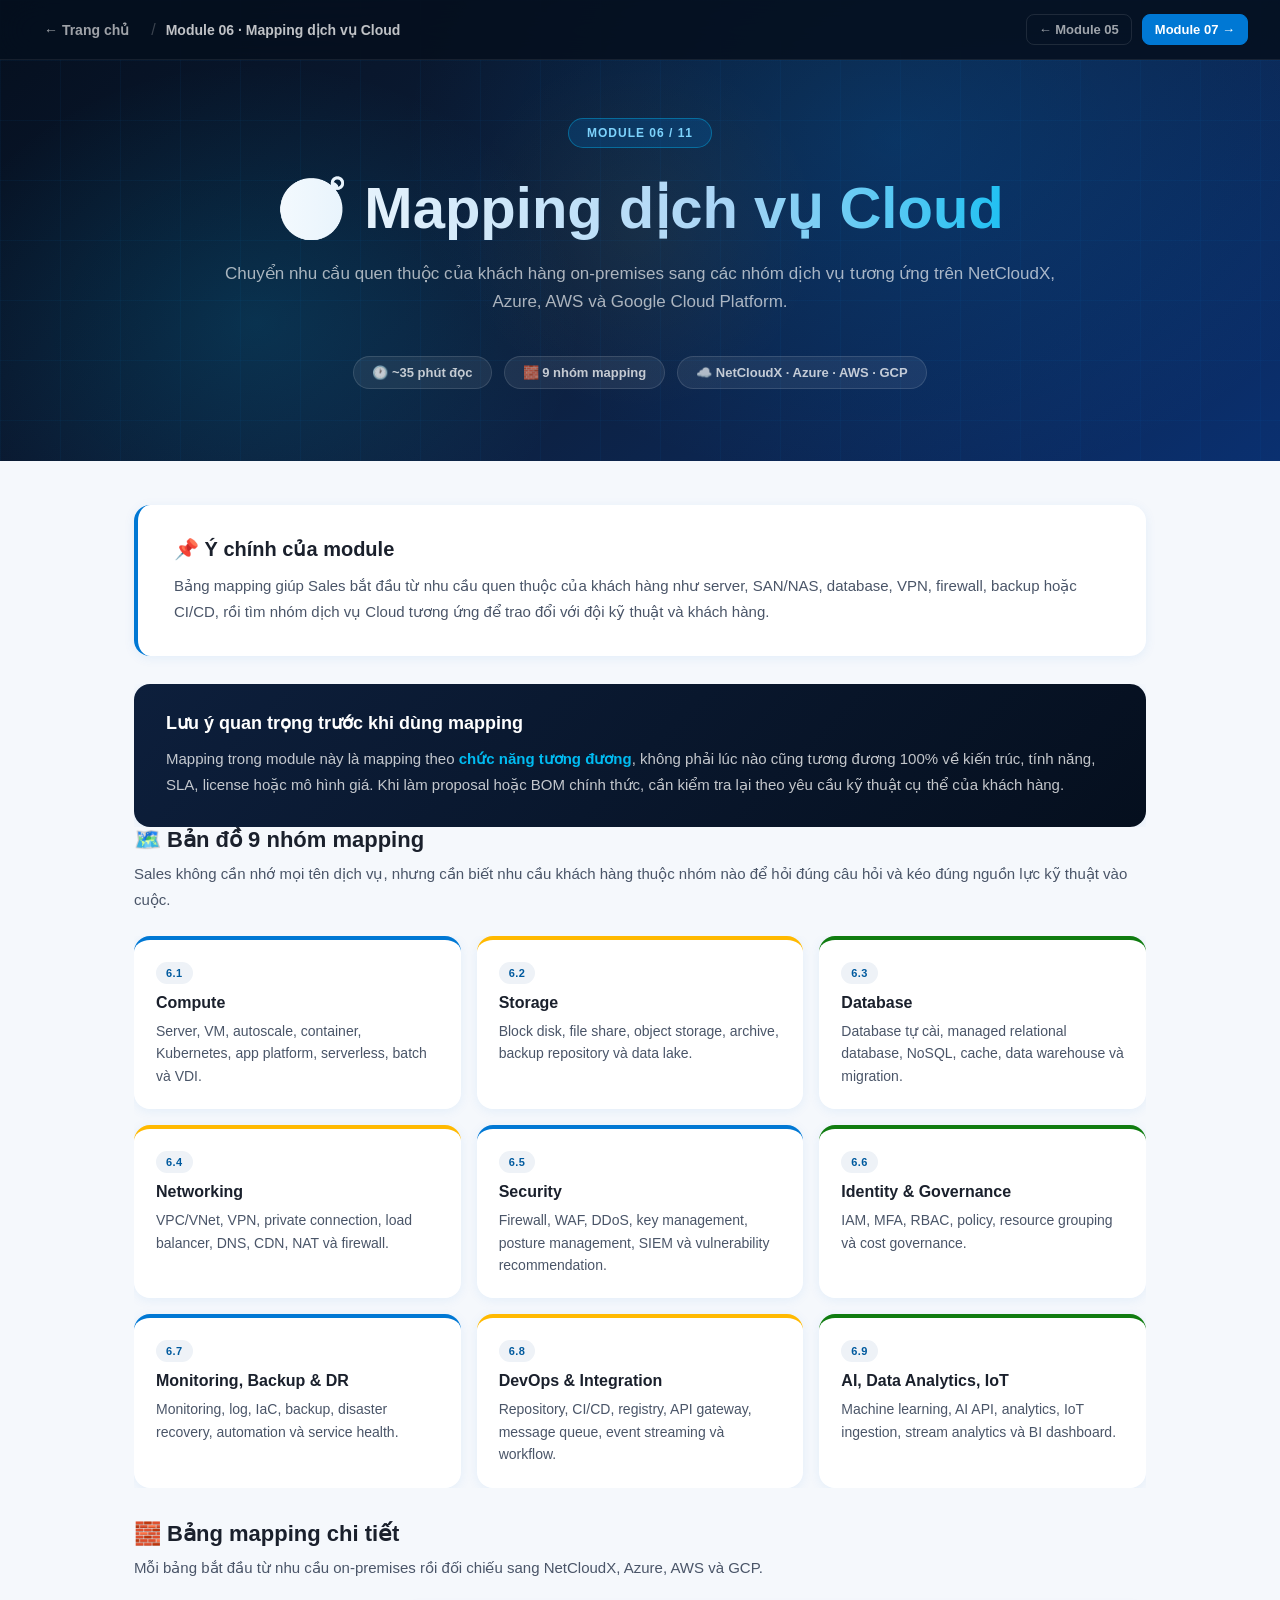
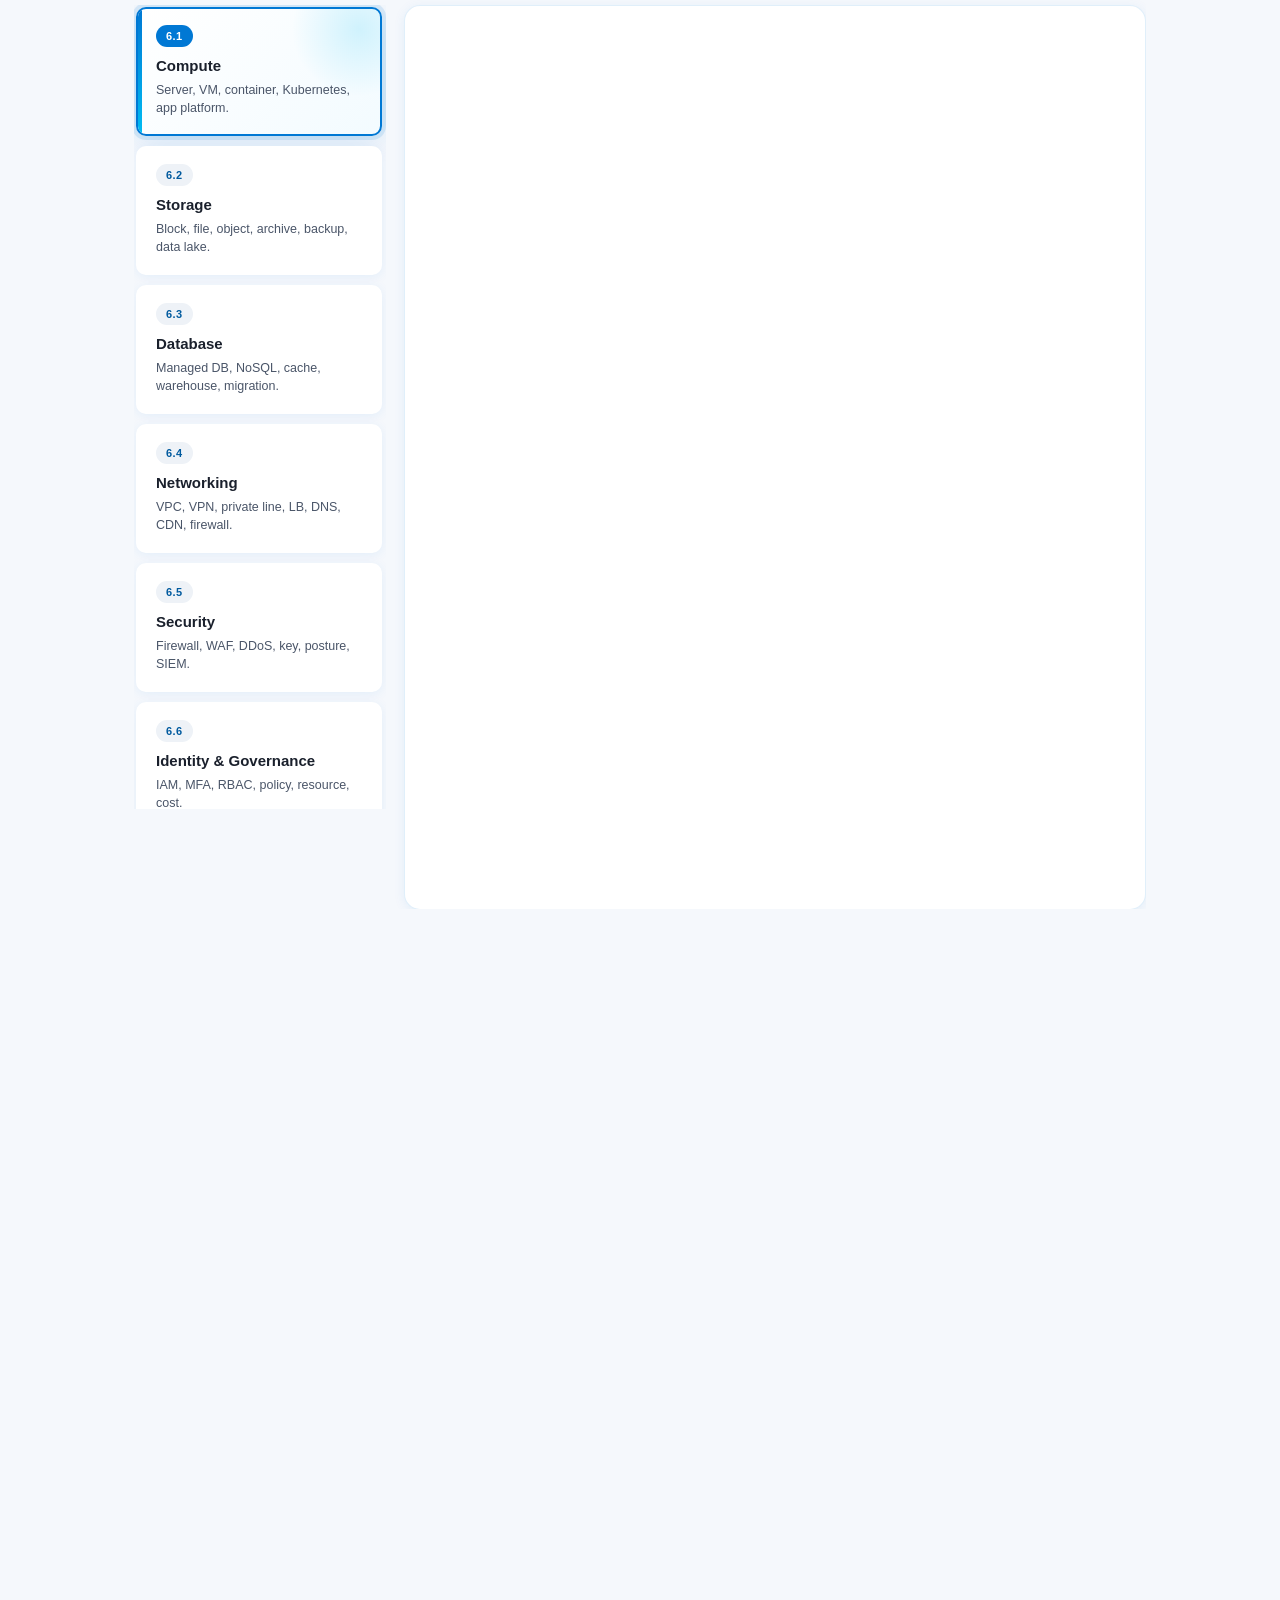
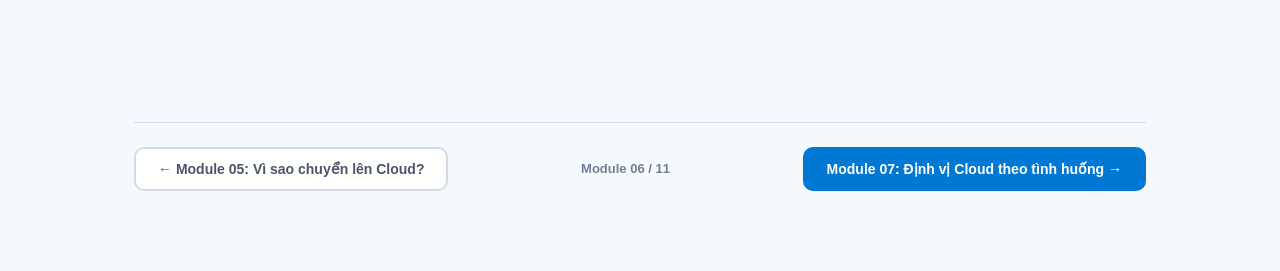
<file: section6.html>
<!DOCTYPE html>
<html lang="vi">
<head>
<meta charset="UTF-8">
<meta name="viewport" content="width=device-width, initial-scale=1.0">
<title>Mapping dịch vụ Cloud | Module 06</title>
<link rel="stylesheet" href="assets/styles.css">
<style>
.section-6-page { max-width:1180px; }
.map-grid { display:grid; grid-template-columns:repeat(3,minmax(0,1fr)); gap:16px; margin-bottom:34px; }
.map-card { border-radius:var(--radius); background:var(--white); box-shadow:var(--shadow-sm); padding:22px; border-top:4px solid var(--primary); transition:var(--transition); }
.map-card:nth-child(2n) { border-top-color:var(--accent); }
.map-card:nth-child(3n) { border-top-color:var(--success); }
.map-card:hover { box-shadow:var(--shadow-md); transform:translateY(-4px); }
.map-card span { display:inline-flex; margin-bottom:10px; border-radius:999px; background:var(--gray-2); color:var(--primary-dark); font-size:11px; font-weight:900; letter-spacing:.4px; padding:5px 10px; text-transform:uppercase; }
.map-card h3 { margin-bottom:8px; color:var(--text); font-size:16px; font-weight:900; }
.map-card p { color:var(--text-light); font-size:14px; line-height:1.6; }
.mapping-workbench { display:grid; grid-template-columns:minmax(250px,.34fr) minmax(0,1fr); gap:18px; align-items:start; }
.mapping-selector { position:sticky; top:76px; display:grid; grid-template-columns:1fr; gap:10px; margin:0; max-height:calc(100vh - 96px); overflow:auto; padding:2px 4px 6px 2px; scrollbar-width:thin; }
.mapping-choice { position:relative; overflow:hidden; min-height:88px; border:2px solid transparent; border-radius:var(--radius-sm); background:var(--white); box-shadow:var(--shadow-sm); color:var(--text); cursor:pointer; font:inherit; padding:16px 16px 16px 18px; text-align:left; transition:transform .25s ease,box-shadow .25s ease,border-color .25s ease,background .25s ease; }
.mapping-choice::before { position:absolute; inset:0 auto 0 0; width:4px; background:linear-gradient(180deg,var(--primary),var(--secondary)); content:""; transform:scaleY(0); transform-origin:bottom; transition:transform .25s ease; }
.mapping-choice::after { position:absolute; inset:-40% -20% auto auto; width:140px; height:140px; border-radius:50%; background:radial-gradient(circle,rgba(0,188,242,.16),transparent 68%); content:""; opacity:0; transform:scale(.8); transition:opacity .25s ease,transform .25s ease; }
.mapping-choice:hover,.mapping-choice:focus-visible { border-color:rgba(0,120,212,.22); box-shadow:var(--shadow-md); outline:none; transform:translateX(5px); }
.mapping-choice:hover::before,.mapping-choice.active::before { transform:scaleY(1); }
.mapping-choice:hover::after,.mapping-choice.active::after { opacity:1; transform:scale(1); }
.mapping-choice.active { border-color:var(--primary); background:linear-gradient(135deg,#fff,#f3fbff); box-shadow:var(--shadow-md),var(--shadow-glow); }
.mapping-choice span,.mapping-choice strong,.mapping-choice small { position:relative; z-index:1; display:block; }
.mapping-choice span { width:max-content; margin-bottom:10px; border-radius:999px; background:var(--gray-2); color:var(--primary-dark); font-size:11px; font-weight:900; letter-spacing:.4px; padding:5px 10px; text-transform:uppercase; transition:var(--transition-fast); }
.mapping-choice.active span,.mapping-choice:hover span { background:var(--primary); color:white; }
.mapping-choice strong { margin-bottom:6px; color:var(--text); font-size:15px; font-weight:900; line-height:1.25; }
.mapping-choice small { color:var(--text-light); font-size:12.5px; line-height:1.45; }
.mapping-chapters { min-width:0; display:grid; gap:22px; }
.mapping-chapter { display:none; overflow:hidden; border:1px solid rgba(0,120,212,.12); border-radius:var(--radius); background:var(--white); box-shadow:var(--shadow-sm); }
.mapping-chapter.active { display:block; animation:panelIn .3s ease both; }
.mapping-head { display:grid; grid-template-columns:auto 1fr; gap:16px; align-items:start; padding:24px 26px 18px; background:linear-gradient(90deg,rgba(0,120,212,.08),rgba(0,188,242,.04)); }
.mapping-num { display:grid; width:42px; height:42px; place-items:center; border-radius:10px; background:var(--primary); color:white; font-size:13px; font-weight:900; }
.mapping-head h3 { margin-bottom:6px; color:var(--text); font-size:20px; font-weight:900; }
.mapping-intro { color:var(--text-light); font-size:14.5px; line-height:1.65; }
.mapping-body { padding:0 26px 24px; }
.mapping-body .table-wrap { overflow:visible; }
.mapping-body table { width:100%; min-width:0; table-layout:fixed; }
.mapping-body th,.mapping-body td { overflow-wrap:anywhere; word-break:normal; }
.mapping-body th { font-size:12.5px; }
.mapping-body td { font-size:13px; }
.mapping-body th:first-child,.mapping-body td:first-child { width:23%; min-width:0; }
.mapping-body th:nth-child(2),.mapping-body td:nth-child(2) { width:19%; }
.mapping-body th:nth-child(3),.mapping-body td:nth-child(3) { width:20%; }
.mapping-body th:nth-child(4),.mapping-body td:nth-child(4) { width:18%; }
.mapping-body th:nth-child(5),.mapping-body td:nth-child(5) { width:20%; }
.sales-note { margin-top:16px; border:1px solid rgba(255,185,0,.28); border-radius:var(--radius-sm); background:rgba(255,185,0,.11); padding:14px 16px; }
.sales-note span { display:block; margin-bottom:5px; color:#8a6000; font-size:11px; font-weight:900; letter-spacing:.3px; text-transform:uppercase; }
.sales-note p { color:var(--text); font-size:14px; line-height:1.6; margin:0; }
.flow-grid { display:grid; grid-template-columns:repeat(5,minmax(0,1fr)); gap:12px; }
.flow-step { position:relative; min-height:150px; border-radius:var(--radius-sm); background:var(--white); box-shadow:var(--shadow-sm); padding:18px; border-top:4px solid var(--primary); }
.flow-step:nth-child(2) { border-top-color:var(--accent); }
.flow-step:nth-child(3) { border-top-color:var(--success); }
.flow-step:nth-child(4) { border-top-color:var(--secondary); }
.flow-step:nth-child(5) { border-top-color:#8764b8; }
.flow-step span { display:grid; width:30px; height:30px; place-items:center; margin-bottom:12px; border-radius:8px; background:var(--gray-2); color:var(--primary-dark); font-size:12px; font-weight:900; }
.flow-step h3 { margin-bottom:8px; color:var(--text); font-size:14px; font-weight:900; }
.flow-step p { color:var(--text-light); font-size:13.5px; line-height:1.5; }
.question-grid { display:grid; grid-template-columns:repeat(3,minmax(0,1fr)); gap:16px; }
.question-card { border-radius:var(--radius); background:var(--white); box-shadow:var(--shadow-sm); padding:24px; }
.question-card h3 { margin-bottom:12px; color:var(--text); font-size:16px; font-weight:900; }
.question-card ul { display:grid; gap:9px; padding-left:18px; color:var(--text-light); font-size:13.5px; line-height:1.5; }
.notice-card { border-radius:var(--radius); background:linear-gradient(135deg,var(--dark-2),var(--dark)); color:white; box-shadow:var(--shadow-sm); padding:28px 32px; }
.notice-card h3 { margin-bottom:12px; color:white; font-size:18px; font-weight:900; }
.notice-card p { color:rgba(255,255,255,.76); font-size:15px; line-height:1.75; }
.notice-card strong { color:var(--secondary); }
@keyframes panelIn { from { opacity:0; transform:translateY(12px); } to { opacity:1; transform:translateY(0); } }
@media(max-width:1000px) {
  .map-grid,.flow-grid,.question-grid { grid-template-columns:1fr; }
  .mapping-workbench { grid-template-columns:1fr; }
  .mapping-selector { position:static; grid-template-columns:repeat(2,minmax(0,1fr)); max-height:none; overflow:visible; padding:0; }
  .mapping-choice:hover,.mapping-choice:focus-visible { transform:translateY(-4px); }
}
@media(max-width:760px) {
  .mapping-selector { grid-template-columns:1fr; }
  .mapping-choice { min-height:auto; }
  .mapping-body table,
  .mapping-body thead,
  .mapping-body tbody,
  .mapping-body tr,
  .mapping-body th,
  .mapping-body td {
    display:block;
    width:100%;
  }
  .mapping-body thead { display:none; }
  .mapping-body tr {
    margin-bottom:14px;
    border:1px solid var(--gray-3);
    border-radius:var(--radius-sm);
    background:var(--white);
    overflow:hidden;
  }
  .mapping-body td {
    display:grid;
    grid-template-columns:minmax(104px,.42fr) minmax(0,1fr);
    gap:12px;
    border-bottom:1px solid var(--gray-2);
    padding:12px 14px;
  }
  .mapping-body td:last-child { border-bottom:0; }
  .mapping-body td::before {
    color:var(--text);
    font-size:12px;
    font-weight:900;
    line-height:1.4;
  }
  .mapping-body td:nth-child(1)::before { content:"Nhu cầu"; }
  .mapping-body td:nth-child(2)::before { content:"NetCloudX"; }
  .mapping-body td:nth-child(3)::before { content:"Azure"; }
  .mapping-body td:nth-child(4)::before { content:"AWS"; }
  .mapping-body td:nth-child(5)::before { content:"GCP"; }
}
</style>
<link rel="stylesheet" href="assets/performance.css">
<script src="assets/performance.js" defer></script>
</head>
<body>

<nav class="top-nav">
  <div class="nav-left">
    <a href="index.html" class="nav-back">← Trang chủ</a>
    <span class="nav-sep">/</span>
    <span class="nav-module-title">Module 06 · Mapping dịch vụ Cloud</span>
  </div>
  <div class="nav-right">
    <a href="section5.html" class="nav-btn">← Module 05</a>
    <a href="section7.html" class="nav-btn primary-btn">Module 07 →</a>
  </div>
</nav>

<header class="section-hero">
  <div class="hero-inner">
    <div class="module-badge">MODULE 06 / 11</div>
    <h1>🧭 Mapping dịch vụ Cloud</h1>
    <p class="subtitle">Chuyển nhu cầu quen thuộc của khách hàng on-premises sang các nhóm dịch vụ tương ứng trên NetCloudX, Azure, AWS và Google Cloud Platform.</p>
    <div class="hero-meta">
      <div class="meta-chip">🕐 ~35 phút đọc</div>
      <div class="meta-chip">🧱 9 nhóm mapping</div>
      <div class="meta-chip">☁️ NetCloudX · Azure · AWS · GCP</div>
    </div>
  </div>
</header>

<main class="page-content wide-content section-6-page">

  <section class="intro-card reveal">
    <h2>📌 Ý chính của module</h2>
    <p>Bảng mapping giúp Sales bắt đầu từ nhu cầu quen thuộc của khách hàng như server, SAN/NAS, database, VPN, firewall, backup hoặc CI/CD, rồi tìm nhóm dịch vụ Cloud tương ứng để trao đổi với đội kỹ thuật và khách hàng.</p>
  </section>

  <section class="block reveal">
    <div class="notice-card">
      <h3>Lưu ý quan trọng trước khi dùng mapping</h3>
      <p>Mapping trong module này là mapping theo <strong>chức năng tương đương</strong>, không phải lúc nào cũng tương đương 100% về kiến trúc, tính năng, SLA, license hoặc mô hình giá. Khi làm proposal hoặc BOM chính thức, cần kiểm tra lại theo yêu cầu kỹ thuật cụ thể của khách hàng.</p>
    </div>
  </section>

  <section class="block reveal">
    <div class="block-title">🗺️ Bản đồ 9 nhóm mapping</div>
    <p class="block-subtitle">Sales không cần nhớ mọi tên dịch vụ, nhưng cần biết nhu cầu khách hàng thuộc nhóm nào để hỏi đúng câu hỏi và kéo đúng nguồn lực kỹ thuật vào cuộc.</p>
    <div class="map-grid">
      <article class="map-card"><span>6.1</span><h3>Compute</h3><p>Server, VM, autoscale, container, Kubernetes, app platform, serverless, batch và VDI.</p></article>
      <article class="map-card"><span>6.2</span><h3>Storage</h3><p>Block disk, file share, object storage, archive, backup repository và data lake.</p></article>
      <article class="map-card"><span>6.3</span><h3>Database</h3><p>Database tự cài, managed relational database, NoSQL, cache, data warehouse và migration.</p></article>
      <article class="map-card"><span>6.4</span><h3>Networking</h3><p>VPC/VNet, VPN, private connection, load balancer, DNS, CDN, NAT và firewall.</p></article>
      <article class="map-card"><span>6.5</span><h3>Security</h3><p>Firewall, WAF, DDoS, key management, posture management, SIEM và vulnerability recommendation.</p></article>
      <article class="map-card"><span>6.6</span><h3>Identity & Governance</h3><p>IAM, MFA, RBAC, policy, resource grouping và cost governance.</p></article>
      <article class="map-card"><span>6.7</span><h3>Monitoring, Backup & DR</h3><p>Monitoring, log, IaC, backup, disaster recovery, automation và service health.</p></article>
      <article class="map-card"><span>6.8</span><h3>DevOps & Integration</h3><p>Repository, CI/CD, registry, API gateway, message queue, event streaming và workflow.</p></article>
      <article class="map-card"><span>6.9</span><h3>AI, Data Analytics, IoT</h3><p>Machine learning, AI API, analytics, IoT ingestion, stream analytics và BI dashboard.</p></article>
    </div>
  </section>

  <section class="block reveal">
    <div class="block-title">🧱 Bảng mapping chi tiết</div>
    <p class="block-subtitle">Mỗi bảng bắt đầu từ nhu cầu on-premises rồi đối chiếu sang NetCloudX, Azure, AWS và GCP.</p>

    <div class="mapping-workbench">
      <div class="mapping-selector" role="tablist" aria-label="Chọn nhóm mapping">
        <button class="mapping-choice active" type="button" data-map-target="compute" aria-selected="true"><span>6.1</span><strong>Compute</strong><small>Server, VM, container, Kubernetes, app platform.</small></button>
        <button class="mapping-choice" type="button" data-map-target="storage" aria-selected="false"><span>6.2</span><strong>Storage</strong><small>Block, file, object, archive, backup, data lake.</small></button>
        <button class="mapping-choice" type="button" data-map-target="database" aria-selected="false"><span>6.3</span><strong>Database</strong><small>Managed DB, NoSQL, cache, warehouse, migration.</small></button>
        <button class="mapping-choice" type="button" data-map-target="networking" aria-selected="false"><span>6.4</span><strong>Networking</strong><small>VPC, VPN, private line, LB, DNS, CDN, firewall.</small></button>
        <button class="mapping-choice" type="button" data-map-target="security" aria-selected="false"><span>6.5</span><strong>Security</strong><small>Firewall, WAF, DDoS, key, posture, SIEM.</small></button>
        <button class="mapping-choice" type="button" data-map-target="identity" aria-selected="false"><span>6.6</span><strong>Identity & Governance</strong><small>IAM, MFA, RBAC, policy, resource, cost.</small></button>
        <button class="mapping-choice" type="button" data-map-target="operations" aria-selected="false"><span>6.7</span><strong>Monitoring, Backup & DR</strong><small>Monitoring, log, IaC, backup, DR, automation.</small></button>
        <button class="mapping-choice" type="button" data-map-target="devops" aria-selected="false"><span>6.8</span><strong>DevOps & Integration</strong><small>Repo, CI/CD, registry, API, queue, event.</small></button>
        <button class="mapping-choice" type="button" data-map-target="ai-data" aria-selected="false"><span>6.9</span><strong>AI, Data Analytics, IoT</strong><small>ML, AI API, analytics, IoT, streaming, BI.</small></button>
      </div>

      <div class="mapping-chapters">
      <article class="mapping-chapter active" data-map-panel="compute">
        <div class="mapping-head"><div class="mapping-num">6.1</div><div><h3>Compute - Lớp tính toán</h3><p class="mapping-intro">Dùng khi khách hàng nói về server, VM, container, Kubernetes, web app, serverless hoặc batch workload.</p></div></div>
        <div class="mapping-body">
          <div class="table-wrap"><table><thead><tr><th>Nhu cầu on-premises</th><th>NetCloudX</th><th>Microsoft Azure</th><th>AWS</th><th>Google Cloud Platform</th></tr></thead><tbody>
            <tr><td>Server vật lý/VMware VM/Hyper-V VM</td><td><strong>UHost</strong> / <strong>UPHost</strong> (Bare Metal)</td><td>Azure Virtual Machines</td><td>Amazon EC2</td><td>Compute Engine</td></tr>
            <tr><td>Cụm VM tự scale</td><td><strong>UAS</strong> (Cloud Auto Scaling)</td><td>Virtual Machine Scale Sets</td><td>EC2 Auto Scaling</td><td>Managed Instance Groups</td></tr>
            <tr><td>Chạy container đơn giản</td><td><strong>Cube</strong> (Serverless Container Instance)</td><td>Azure Container Instances</td><td>Amazon ECS / AWS Fargate</td><td>Cloud Run / GKE Autopilot</td></tr>
            <tr><td>Kubernetes cluster</td><td><strong>UK8S</strong></td><td>Azure Kubernetes Service (AKS)</td><td>Amazon Elastic Kubernetes Service (EKS)</td><td>Google Kubernetes Engine (GKE)</td></tr>
            <tr><td>Web application platform</td><td><strong>ULightHost</strong></td><td>Azure App Service</td><td>AWS Elastic Beanstalk / App Runner</td><td>App Engine / Cloud Run</td></tr>
            <tr><td>Serverless function</td><td>Unknown</td><td>Azure Functions</td><td>AWS Lambda</td><td>Cloud Functions</td></tr>
            <tr><td>Batch processing</td><td><strong>UGC</strong> / <strong>UDDP</strong></td><td>Azure Batch</td><td>AWS Batch</td><td>Batch</td></tr>
            <tr><td>Desktop ảo/VDI</td><td>Unknown</td><td>Azure Virtual Desktop</td><td>Amazon WorkSpaces</td><td>Google Cloud VMware Engine + partner VDI</td></tr>
          </tbody></table></div>
          <div class="sales-note"><span>Góc nhìn Sales</span><p>Bắt đầu từ workload khách hàng đang chạy và mức kiểm soát họ cần, không bắt đầu bằng tên dịch vụ.</p></div>
        </div>
      </article>

      <article class="mapping-chapter" data-map-panel="storage">
        <div class="mapping-head"><div class="mapping-num">6.2</div><div><h3>Storage - Lớp lưu trữ</h3><p class="mapping-intro">Dùng khi khách hàng nói về disk, SAN, NAS, object, archive, backup repository hoặc data lake.</p></div></div>
        <div class="mapping-body">
          <div class="table-wrap"><table><thead><tr><th>Nhu cầu on-premises</th><th>NetCloudX</th><th>Microsoft Azure</th><th>AWS</th><th>Google Cloud Platform</th></tr></thead><tbody>
            <tr><td>SAN/LUN/block disk cho server</td><td><strong>UDisk</strong></td><td>Azure Managed Disks</td><td>Amazon Elastic Block Store (EBS)</td><td>Persistent Disk / Hyperdisk</td></tr>
            <tr><td>NAS/file share SMB/NFS</td><td><strong>UFS</strong> / <strong>UPFS</strong></td><td>Azure Files</td><td>Amazon EFS / FSx</td><td>Filestore</td></tr>
            <tr><td>Object storage/S3-compatible</td><td><strong>US3 (UFile)</strong></td><td>Azure Blob Storage</td><td>Amazon S3</td><td>Cloud Storage</td></tr>
            <tr><td>Archive storage dài hạn</td><td><strong>US3 Archive Storage</strong></td><td>Azure Archive Storage</td><td>Amazon S3 Glacier</td><td>Cloud Storage Archive</td></tr>
            <tr><td>Backup repository</td><td><strong>USnap</strong> / <strong>UDataArk</strong></td><td>Azure Backup / Blob Storage</td><td>AWS Backup / Amazon S3</td><td>Backup and DR Service / Cloud Storage</td></tr>
            <tr><td>Data lake storage</td><td>Unknown</td><td>Azure Data Lake Storage</td><td>Amazon S3 + Lake Formation</td><td>Cloud Storage + BigLake</td></tr>
          </tbody></table></div>
          <div class="sales-note"><span>Góc nhìn Sales</span><p>Hỏi loại dữ liệu, tần suất truy cập, thời gian lưu trữ, yêu cầu backup và chi phí lưu trữ dài hạn.</p></div>
        </div>
      </article>

      <article class="mapping-chapter" data-map-panel="database">
        <div class="mapping-head"><div class="mapping-num">6.3</div><div><h3>Database - Lớp cơ sở dữ liệu</h3><p class="mapping-intro">Dùng khi khách hàng nói về SQL, MySQL, PostgreSQL, NoSQL, Redis, data warehouse hoặc database migration.</p></div></div>
        <div class="mapping-body">
          <div class="table-wrap"><table><thead><tr><th>Nhu cầu on-premises</th><th>NetCloudX</th><th>Microsoft Azure</th><th>AWS</th><th>Google Cloud Platform</th></tr></thead><tbody>
            <tr><td>SQL Server/MySQL/PostgreSQL tự cài trên server</td><td>Database trên <strong>UHost</strong></td><td>Database on Azure VM</td><td>Database on EC2</td><td>Database on Compute Engine</td></tr>
            <tr><td>Managed relational database</td><td><strong>UDB</strong> (MySQL, PostgreSQL, SQL Server)</td><td>Azure SQL Database / Database for MySQL / PostgreSQL</td><td>Amazon RDS</td><td>Cloud SQL</td></tr>
            <tr><td>Enterprise PostgreSQL nâng cao</td><td><strong>UDB PostgreSQL (NVMe)</strong></td><td>Azure Database for PostgreSQL</td><td>Amazon Aurora PostgreSQL</td><td>AlloyDB for PostgreSQL</td></tr>
            <tr><td>NoSQL document/key-value</td><td><strong>UDB MongoDB</strong> / <strong>UDDB</strong></td><td>Azure Cosmos DB</td><td>Amazon DynamoDB / DocumentDB</td><td>Firestore / Bigtable</td></tr>
            <tr><td>In-memory cache/Redis</td><td><strong>UMem</strong> (Redis / Memcache)</td><td>Azure Cache for Redis</td><td>Amazon ElastiCache</td><td>Memorystore</td></tr>
            <tr><td>Data warehouse</td><td><strong>UDW</strong> / <strong>UClickHouse</strong> / <strong>MAXIR</strong></td><td>Azure Synapse Analytics</td><td>Amazon Redshift</td><td>BigQuery</td></tr>
            <tr><td>Database migration</td><td><strong>UDTS</strong> (Data Transmission Service)</td><td>Azure Database Migration Service</td><td>AWS Database Migration Service</td><td>Database Migration Service</td></tr>
          </tbody></table></div>
          <div class="sales-note"><span>Góc nhìn Sales</span><p>Xác định khách hàng muốn tự quản lý database đến đâu và có phù hợp chuyển sang managed service hay không.</p></div>
        </div>
      </article>

      <article class="mapping-chapter" data-map-panel="networking">
        <div class="mapping-head"><div class="mapping-num">6.4</div><div><h3>Networking & Connectivity - Lớp mạng & kết nối</h3><p class="mapping-intro">Dùng khi khách hàng nói về subnet, VPN, private connection, load balancer, DNS, CDN, NAT hoặc firewall mạng.</p></div></div>
        <div class="mapping-body">
          <div class="table-wrap"><table><thead><tr><th>Nhu cầu on-premises</th><th>NetCloudX</th><th>Microsoft Azure</th><th>AWS</th><th>Google Cloud Platform</th></tr></thead><tbody>
            <tr><td>VLAN/VRF/Subnet nội bộ</td><td><strong>UVPC</strong></td><td>Azure Virtual Network</td><td>Amazon VPC</td><td>Virtual Private Cloud (VPC)</td></tr>
            <tr><td>Site-to-Site VPN</td><td><strong>IPSec VPN</strong> / <strong>UWAN</strong></td><td>Azure VPN Gateway</td><td>AWS Site-to-Site VPN</td><td>Cloud VPN</td></tr>
            <tr><td>Kết nối leased line/private</td><td><strong>UDPN</strong> / <strong>UGN</strong></td><td>Azure ExpressRoute</td><td>AWS Direct Connect</td><td>Cloud Interconnect</td></tr>
            <tr><td>Load balancer layer 4</td><td><strong>ULB4</strong></td><td>Azure Load Balancer</td><td>Elastic Load Balancing - Network Load Balancer</td><td>Cloud Load Balancing</td></tr>
            <tr><td>Load balancer layer 7</td><td><strong>ULB7</strong></td><td>Azure Application Gateway</td><td>Elastic Load Balancing - Application Load Balancer</td><td>Cloud Load Balancing</td></tr>
            <tr><td>DNS public/private</td><td><strong>UDNS</strong> / <strong>UDNR</strong></td><td>Azure DNS / Private DNS</td><td>Amazon Route 53</td><td>Cloud DNS</td></tr>
            <tr><td>CDN</td><td><strong>UCDN</strong> / <strong>UEDN</strong></td><td>Azure Front Door / Azure CDN</td><td>Amazon CloudFront</td><td>Cloud CDN</td></tr>
            <tr><td>NAT gateway</td><td><strong>NAT Gateway</strong></td><td>Azure NAT Gateway</td><td>AWS NAT Gateway</td><td>Cloud NAT</td></tr>
            <tr><td>Network firewall</td><td><strong>UNet Firewall</strong> / Security Group</td><td>Azure Firewall</td><td>AWS Network Firewall</td><td>Cloud Next Generation Firewall / Firewall policies</td></tr>
          </tbody></table></div>
          <div class="sales-note"><span>Góc nhìn Sales</span><p>Mạng là phần rất quan trọng trong hybrid cloud, migration và kết nối hệ thống cũ. Cần hỏi kỹ luồng traffic, kết nối riêng và yêu cầu bảo mật.</p></div>
        </div>
      </article>

      <article class="mapping-chapter" data-map-panel="security">
        <div class="mapping-head"><div class="mapping-num">6.5</div><div><h3>Security - Lớp bảo mật</h3><p class="mapping-intro">Dùng khi khách hàng nói về firewall, WAF, DDoS, key, HSM, SIEM hoặc rà soát rủi ro.</p></div></div>
        <div class="mapping-body">
          <div class="table-wrap"><table><thead><tr><th>Nhu cầu on-premises</th><th>NetCloudX</th><th>Microsoft Azure</th><th>AWS</th><th>Google Cloud Platform</th></tr></thead><tbody>
            <tr><td>Firewall biên/segmentation</td><td><strong>UNet Firewall</strong></td><td>Azure Firewall</td><td>AWS Network Firewall</td><td>Cloud NGFW / VPC firewall rules</td></tr>
            <tr><td>Web Application Firewall</td><td><strong>UWAF</strong></td><td>Azure Web Application Firewall</td><td>AWS WAF</td><td>Google Cloud Armor</td></tr>
            <tr><td>DDoS protection</td><td><strong>UDDoS</strong> (UAntiDDoS/UClean)</td><td>Azure DDoS Protection</td><td>AWS Shield</td><td>Google Cloud Armor</td></tr>
            <tr><td>Key management/HSM</td><td><strong>UKMS</strong></td><td>Azure Key Vault / Managed HSM</td><td>AWS Key Management Service / CloudHSM</td><td>Cloud Key Management Service / Cloud HSM</td></tr>
            <tr><td>Security posture management</td><td><strong>USC</strong> (Cloud Security Center)</td><td>Microsoft Defender for Cloud</td><td>AWS Security Hub</td><td>Security Command Center</td></tr>
            <tr><td>SIEM/SOAR</td><td>Unknown</td><td>Microsoft Sentinel</td><td>Amazon Security Lake + partner SIEM / integrations</td><td>Chronicle Security Operations</td></tr>
            <tr><td>Vulnerability/security recommendation</td><td><strong>UHIDS</strong> / <strong>UAuditHost</strong></td><td>Defender for Cloud</td><td>Amazon Inspector</td><td>Security Command Center / VM Manager</td></tr>
          </tbody></table></div>
          <div class="sales-note"><span>Góc nhìn Sales</span><p>Bảo mật Cloud không chỉ là firewall. Hãy hỏi thêm về posture, key, DDoS, WAF, SIEM, audit và khuyến nghị rủi ro.</p></div>
        </div>
      </article>

      <article class="mapping-chapter" data-map-panel="identity">
        <div class="mapping-head"><div class="mapping-num">6.6</div><div><h3>Identity & Governance - Định danh & quản trị</h3><p class="mapping-intro">Dùng khi khách hàng nói về AD, IAM, MFA, RBAC, policy, resource grouping hoặc quản trị chi phí.</p></div></div>
        <div class="mapping-body">
          <div class="table-wrap"><table><thead><tr><th>Nhu cầu on-premises</th><th>NetCloudX</th><th>Microsoft Azure</th><th>AWS</th><th>Google Cloud Platform</th></tr></thead><tbody>
            <tr><td>Active Directory/LDAP/IAM</td><td><strong>URM (IAM)</strong></td><td>Microsoft Entra ID</td><td>AWS IAM / IAM Identity Center</td><td>Cloud IAM / Cloud Identity</td></tr>
            <tr><td>MFA/Conditional Access</td><td>Unknown</td><td>Microsoft Entra MFA / Conditional Access</td><td>IAM Identity Center + MFA policies</td><td>Cloud Identity / BeyondCorp Enterprise</td></tr>
            <tr><td>RBAC</td><td><strong>URM (IAM)</strong> / Role Management</td><td>Azure RBAC</td><td>AWS IAM policies/roles</td><td>IAM roles/policies</td></tr>
            <tr><td>Policy governance</td><td>Unknown</td><td>Azure Policy</td><td>AWS Organizations / Service Control Policies / Config</td><td>Organization Policy Service</td></tr>
            <tr><td>Resource grouping</td><td><strong>UProject</strong> / <strong>Label</strong></td><td>Resource Groups / Management Groups</td><td>AWS Organizations / Accounts / Tags</td><td>Folders / Projects / Labels</td></tr>
            <tr><td>Cost governance</td><td><strong>UBill</strong> / <strong>UMon</strong></td><td>Microsoft Cost Management</td><td>AWS Cost Explorer / Budgets</td><td>Cloud Billing / Budgets</td></tr>
          </tbody></table></div>
          <div class="sales-note"><span>Góc nhìn Sales</span><p>Đây là lớp quản trị ai được làm gì, trên tài nguyên nào, và chi phí được kiểm soát ra sao.</p></div>
        </div>
      </article>

      <article class="mapping-chapter" data-map-panel="operations">
        <div class="mapping-head"><div class="mapping-num">6.7</div><div><h3>Monitoring, Management, Backup & DR</h3><p class="mapping-intro">Dùng khi khách hàng nói về vận hành, log, IaC, backup, DR, automation hoặc service health.</p></div></div>
        <div class="mapping-body">
          <div class="table-wrap"><table><thead><tr><th>Nhu cầu on-premises</th><th>NetCloudX</th><th>Microsoft Azure</th><th>AWS</th><th>Google Cloud Platform</th></tr></thead><tbody>
            <tr><td>Monitoring hệ thống</td><td><strong>CloudWatch</strong> / <strong>UMon</strong></td><td>Azure Monitor</td><td>Amazon CloudWatch</td><td>Cloud Monitoring</td></tr>
            <tr><td>Log management</td><td><strong>ULog</strong></td><td>Log Analytics</td><td>Amazon CloudWatch Logs</td><td>Cloud Logging</td></tr>
            <tr><td>Infrastructure as Code</td><td><strong>Terraform</strong> / <strong>CloudShell</strong></td><td>Azure Resource Manager / Bicep</td><td>AWS CloudFormation / CDK</td><td>Cloud Deployment Manager / Terraform on GCP</td></tr>
            <tr><td>Backup VM/database</td><td><strong>USnap</strong> / <strong>UDataArk</strong></td><td>Azure Backup</td><td>AWS Backup</td><td>Backup and DR Service</td></tr>
            <tr><td>Disaster Recovery</td><td><strong>UDataArk</strong> / <strong>USMC</strong></td><td>Azure Site Recovery</td><td>AWS Elastic Disaster Recovery</td><td>Backup and DR Service / partner DR</td></tr>
            <tr><td>Automation</td><td>Unknown</td><td>Azure Automation</td><td>AWS Systems Manager</td><td>Cloud Run jobs / Workflows / Cloud Scheduler</td></tr>
            <tr><td>Service health</td><td><strong>UNDT</strong> (Network Probe Testing)</td><td>Azure Service Health</td><td>AWS Health Dashboard</td><td>Personalized Service Health</td></tr>
          </tbody></table></div>
          <div class="sales-note"><span>Góc nhìn Sales</span><p>Nhóm này giúp khách hàng vận hành Cloud bền vững sau khi triển khai, không chỉ dựng tài nguyên rồi để đó.</p></div>
        </div>
      </article>

      <article class="mapping-chapter" data-map-panel="devops">
        <div class="mapping-head"><div class="mapping-num">6.8</div><div><h3>DevOps, Integration, Messaging</h3><p class="mapping-intro">Dùng khi khách hàng có đội phát triển ứng dụng, microservices, tích hợp hệ thống, API, queue hoặc event streaming.</p></div></div>
        <div class="mapping-body">
          <div class="table-wrap"><table><thead><tr><th>Nhu cầu on-premises</th><th>NetCloudX</th><th>Microsoft Azure</th><th>AWS</th><th>Google Cloud Platform</th></tr></thead><tbody>
            <tr><td>Source code repository</td><td>Unknown</td><td>Azure Repos / GitHub</td><td>AWS CodeCommit / GitHub</td><td>Cloud Source Repositories / GitHub</td></tr>
            <tr><td>CI/CD pipeline</td><td>Unknown</td><td>Azure Pipelines / GitHub Actions</td><td>AWS CodePipeline / CodeBuild</td><td>Cloud Build</td></tr>
            <tr><td>Container registry</td><td><strong>UHub</strong></td><td>Azure Container Registry</td><td>Amazon Elastic Container Registry</td><td>Artifact Registry</td></tr>
            <tr><td>API Gateway/API Management</td><td><strong>UAPIGateway</strong></td><td>Azure API Management</td><td>Amazon API Gateway</td><td>Apigee / API Gateway</td></tr>
            <tr><td>Message queue</td><td><strong>URocketMQ</strong> / <strong>UKafka</strong></td><td>Azure Queue Storage / Service Bus</td><td>Amazon SQS</td><td>Pub/Sub</td></tr>
            <tr><td>Event streaming</td><td><strong>UKafka</strong></td><td>Azure Event Hubs</td><td>Amazon Kinesis</td><td>Pub/Sub / Dataflow</td></tr>
            <tr><td>Workflow integration</td><td><strong>StepFlow</strong> (Microservice Orchestration)</td><td>Azure Logic Apps</td><td>AWS Step Functions</td><td>Workflows</td></tr>
          </tbody></table></div>
          <div class="sales-note"><span>Góc nhìn Sales</span><p>Phù hợp khi khách hàng muốn tăng tốc phát triển ứng dụng, chuẩn hóa pipeline hoặc tích hợp nhiều hệ thống với nhau.</p></div>
        </div>
      </article>

      <article class="mapping-chapter" data-map-panel="ai-data">
        <div class="mapping-head"><div class="mapping-num">6.9</div><div><h3>AI, Data Analytics, IoT</h3><p class="mapping-intro">Dùng khi khách hàng muốn khai thác dữ liệu, AI, IoT, streaming hoặc BI dashboard.</p></div></div>
        <div class="mapping-body">
          <div class="table-wrap"><table><thead><tr><th>Nhu cầu on-premises</th><th>NetCloudX</th><th>Microsoft Azure</th><th>AWS</th><th>Google Cloud Platform</th></tr></thead><tbody>
            <tr><td>Machine learning platform</td><td><strong>UModelVerse</strong> / <strong>UAI-Train</strong> / <strong>UAI-Inference</strong></td><td>Azure Machine Learning</td><td>Amazon SageMaker</td><td>Vertex AI</td></tr>
            <tr><td>AI API nhận diện/ngôn ngữ</td><td><strong>UDI</strong> / <strong>UContent Review</strong></td><td>Azure AI Services</td><td>AWS AI Services</td><td>Vertex AI / Cloud AI APIs</td></tr>
            <tr><td>Data analytics</td><td><strong>UHadoop</strong> / <strong>USDP</strong> / <strong>UDDP</strong></td><td>Azure Synapse Analytics / Microsoft Fabric</td><td>Amazon Redshift / Athena / EMR</td><td>BigQuery / Dataproc</td></tr>
            <tr><td>IoT device ingestion</td><td><strong>UIoT Core</strong> / <strong>UIoT Edge</strong></td><td>Azure IoT Hub</td><td>AWS IoT Core</td><td>Cloud IoT partner ecosystem / Pub/Sub-based architecture</td></tr>
            <tr><td>Stream analytics</td><td><strong>UFlink</strong></td><td>Azure Stream Analytics</td><td>Amazon Kinesis Data Analytics</td><td>Dataflow</td></tr>
            <tr><td>BI/dashboard</td><td>Unknown</td><td>Power BI</td><td>Amazon QuickSight</td><td>Looker / Looker Studio</td></tr>
          </tbody></table></div>
          <div class="sales-note"><span>Góc nhìn Sales</span><p>Đây là nhóm giúp mở rộng câu chuyện từ hạ tầng sang dữ liệu, AI và đổi mới sản phẩm.</p></div>
        </div>
      </article>
      </div>
    </div>
  </section>

  <section class="block reveal">
    <div class="block-title">🧩 Cách dùng mapping trong sales conversation</div>
    <p class="block-subtitle">Dùng mapping như công cụ định hướng trao đổi ban đầu, sau đó phối hợp đội kỹ thuật để xác nhận thiết kế.</p>
    <div class="flow-grid">
      <article class="flow-step"><span>1</span><h3>Hỏi nhu cầu hiện tại</h3><p>Khách hàng đang dùng server, SAN, database, VPN, firewall, backup hay CI/CD nào?</p></article>
      <article class="flow-step"><span>2</span><h3>Xác định nhóm Cloud</h3><p>Nhu cầu đó thuộc compute, storage, database, networking, security hay nhóm khác?</p></article>
      <article class="flow-step"><span>3</span><h3>Chọn provider/dịch vụ</h3><p>Đối chiếu với NetCloudX, Azure, AWS, GCP theo định hướng kỹ thuật và kinh doanh.</p></article>
      <article class="flow-step"><span>4</span><h3>Kiểm tra ràng buộc</h3><p>Xác nhận SLA, license, kiến trúc, tính năng, bảo mật, compliance và giá.</p></article>
      <article class="flow-step"><span>5</span><h3>Chuyển sang proposal</h3><p>Phối hợp đội kỹ thuật để làm proposal hoặc BOM chính thức.</p></article>
    </div>
  </section>

  <section class="block reveal">
    <div class="block-title">💬 Câu hỏi discovery</div>
    <p class="block-subtitle">Các câu hỏi này giúp Sales xác định mapping đúng và tránh nhầm giữa tên dịch vụ với nhu cầu thật.</p>
    <div class="question-grid">
      <article class="question-card">
        <h3>Hiện trạng & mục tiêu</h3>
        <ul>
          <li>Hiện khách hàng đang dùng công nghệ on-premises nào?</li>
          <li>Workload đó cần migration nguyên trạng hay hiện đại hóa?</li>
          <li>Đội kỹ thuật muốn tự vận hành hay dùng managed service?</li>
        </ul>
      </article>
      <article class="question-card">
        <h3>Ràng buộc kỹ thuật</h3>
        <ul>
          <li>Có yêu cầu về SLA, HA, DR, compliance hoặc license không?</li>
          <li>Dữ liệu có yêu cầu vị trí lưu trữ hoặc kết nối riêng không?</li>
          <li>Ứng dụng có phụ thuộc phiên bản OS, database hoặc middleware cụ thể không?</li>
        </ul>
      </article>
      <article class="question-card">
        <h3>Provider & thương mại</h3>
        <ul>
          <li>Khách hàng ưu tiên NetCloudX, Azure, AWS, GCP hay cần so sánh nhiều provider?</li>
          <li>Có ràng buộc ngân sách, license hiện hữu hoặc cam kết mua sắm nào không?</li>
          <li>Ai sẽ phê duyệt phương án: IT, security, finance hay business owner?</li>
        </ul>
      </article>
    </div>
  </section>

  <section class="block reveal">
    <div class="block-title">🚀 Kết luận mục 6 cho Sales</div>
    <div class="prereq-card">
      <div class="prereq-card-title">Nhớ cách dùng bảng mapping</div>
      <p class="dark-card-text">Sales không cần nhớ mọi tên dịch vụ, nhưng cần biết cách map nhu cầu on-premises sang nhóm dịch vụ Cloud. Mapping là công cụ định hướng trao đổi và discovery, không thay thế bước thiết kế kỹ thuật chính thức.</p>
    </div>
  </section>

  <nav class="bottom-nav reveal" aria-label="Điều hướng module">
    <a href="section5.html" class="bnav-btn">← Module 05: Vì sao chuyển lên Cloud?</a>
    <span class="bnav-center">Module 06 / 11</span>
    <a href="section7.html" class="bnav-btn next">Module 07: Định vị Cloud theo tình huống →</a>
  </nav>

</main>

<script>
document.querySelectorAll(".mapping-selector").forEach((selector) => {
  const choices = [...selector.querySelectorAll("[data-map-target]")];
  const panels = [...document.querySelectorAll("[data-map-panel]")];

  function activateMapping(key) {
    choices.forEach((choice) => {
      const isActive = choice.dataset.mapTarget === key;
      choice.classList.toggle("active", isActive);
      choice.setAttribute("aria-selected", String(isActive));
    });

    panels.forEach((panel) => {
      panel.classList.toggle("active", panel.dataset.mapPanel === key);
    });
  }

  choices.forEach((choice) => {
    choice.addEventListener("click", () => activateMapping(choice.dataset.mapTarget));
    choice.addEventListener("keydown", (event) => {
      if (event.key === "Enter" || event.key === " ") {
        event.preventDefault();
        activateMapping(choice.dataset.mapTarget);
      }
    });
  });
});
</script>
<script src="assets/app.js"></script>
</body>
</html>
</file>
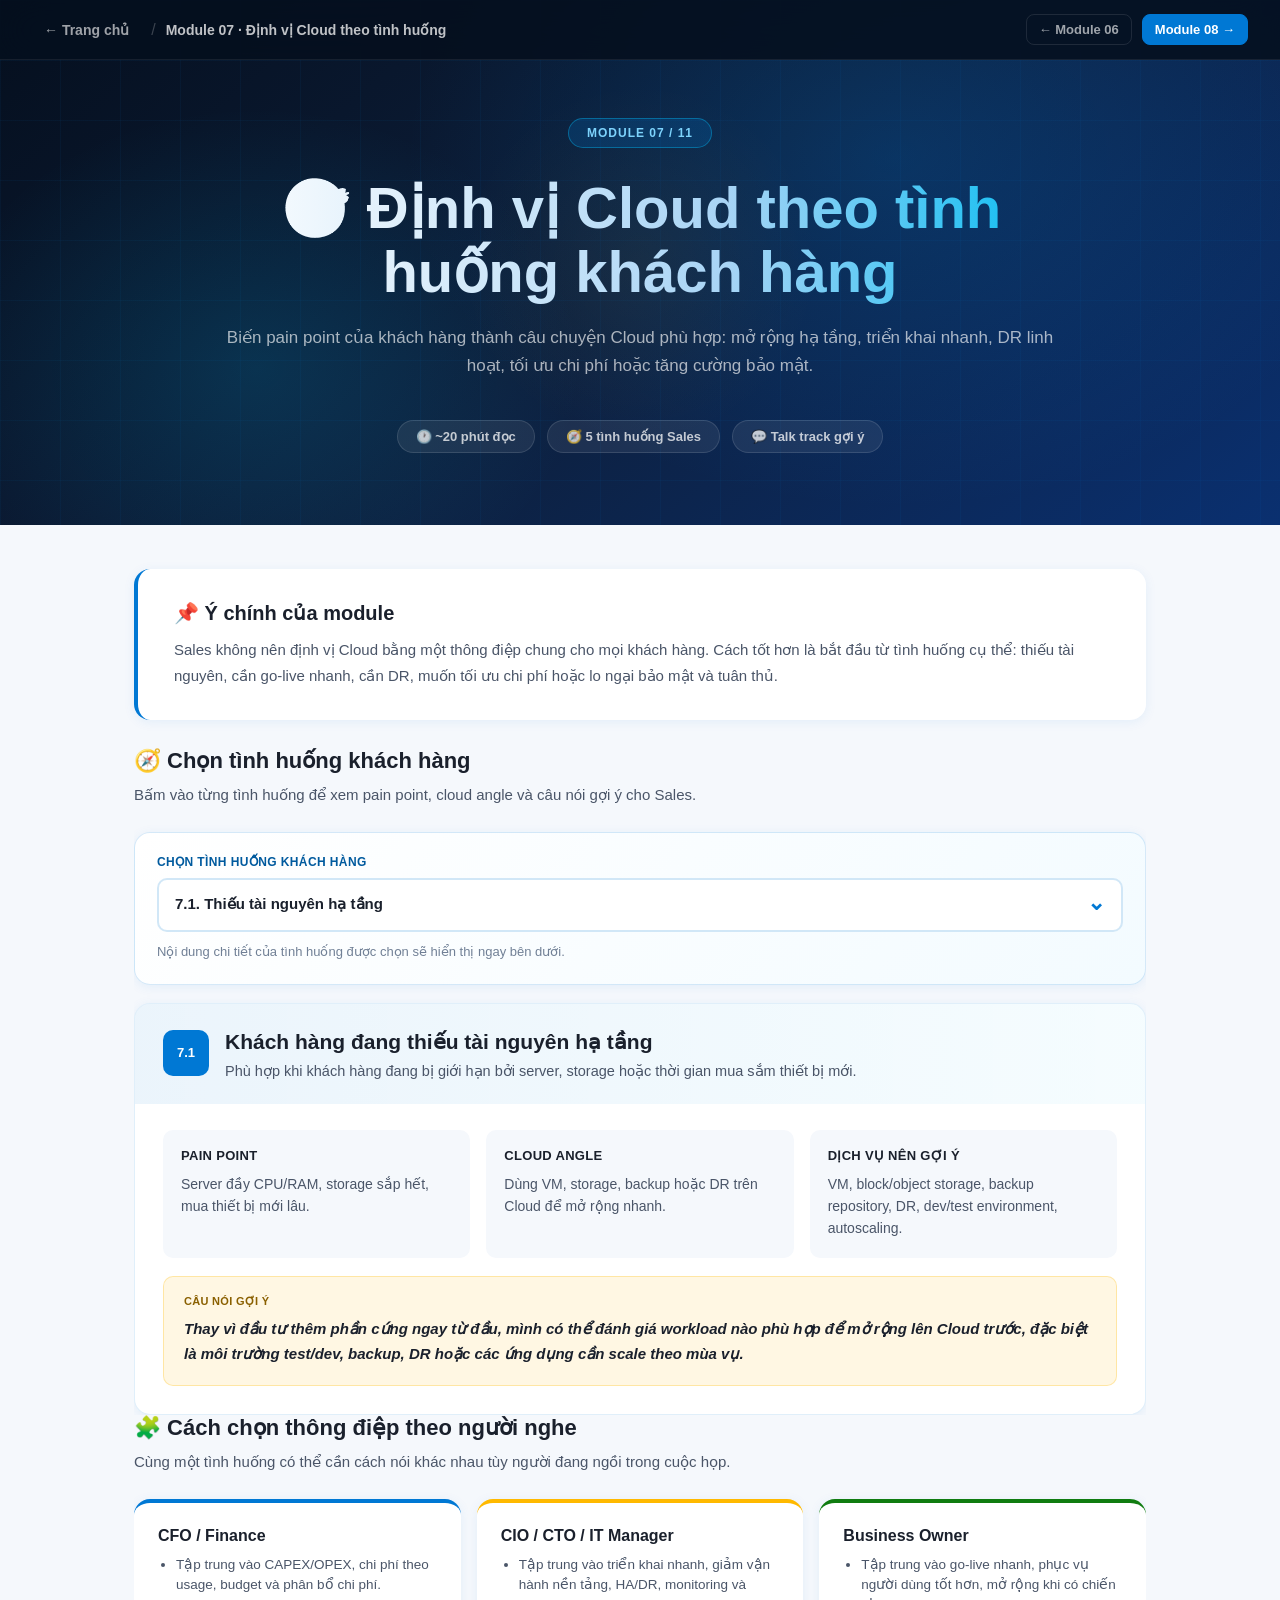
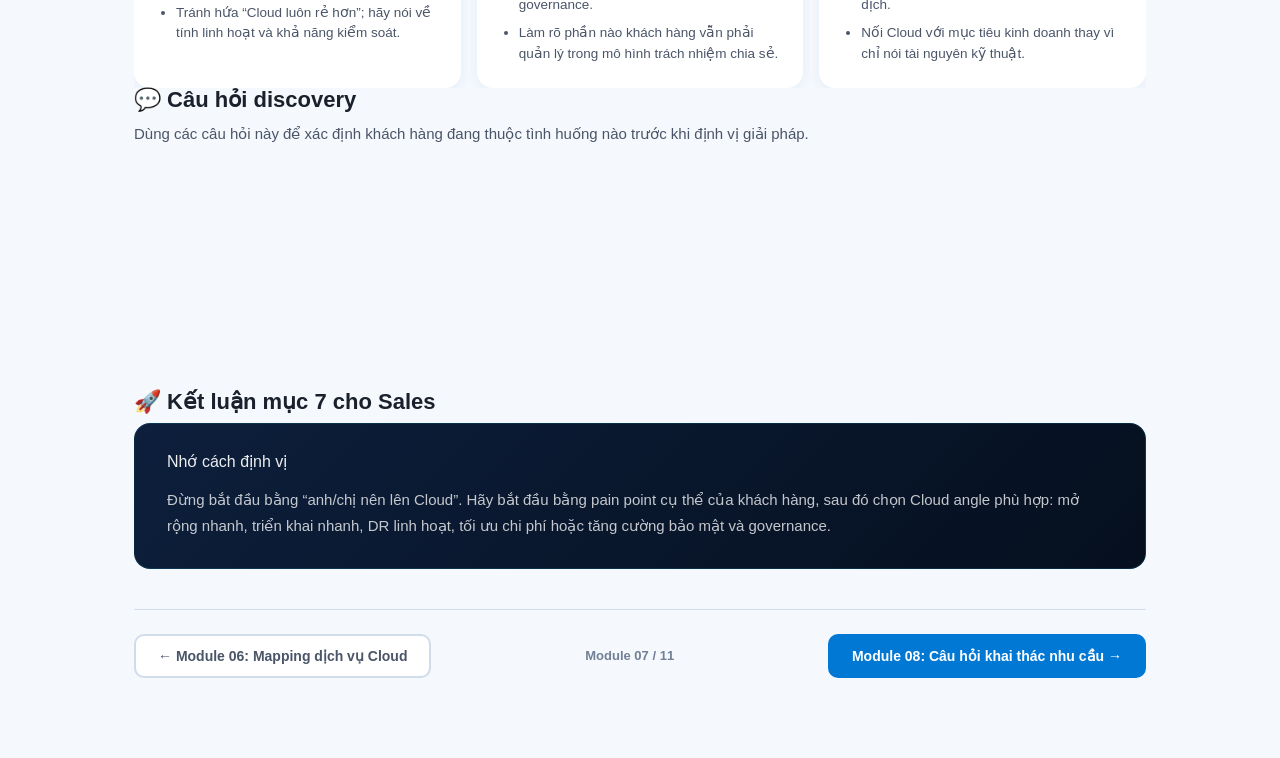
<file: section7.html>
<!DOCTYPE html>
<html lang="vi">
<head>
<meta charset="UTF-8">
<meta name="viewport" content="width=device-width, initial-scale=1.0">
<title>Cách Sales định vị Cloud theo tình huống khách hàng | Module 07</title>
<link rel="stylesheet" href="assets/styles.css">
<style>
.section-7-page { max-width:1120px; }
.scenario-picker { position:relative; margin-bottom:18px; border:1px solid rgba(0,120,212,.16); border-radius:var(--radius); background:linear-gradient(135deg,#fff,#f3fbff); box-shadow:var(--shadow-sm); padding:22px; }
.scenario-picker label { display:block; margin-bottom:9px; color:var(--primary-dark); font-size:12px; font-weight:900; letter-spacing:.4px; text-transform:uppercase; }
.scenario-select-wrap { position:relative; }
.scenario-select-wrap::after { position:absolute; top:50%; right:18px; color:var(--primary); content:"⌄"; font-size:22px; font-weight:900; pointer-events:none; transform:translateY(-56%); }
.scenario-select { width:100%; min-height:54px; appearance:none; border:2px solid rgba(0,120,212,.18); border-radius:var(--radius-sm); background:var(--white); color:var(--text); cursor:pointer; font:inherit; font-size:15px; font-weight:850; line-height:1.35; padding:13px 52px 13px 16px; transition:border-color .2s ease,box-shadow .2s ease,transform .2s ease; }
.scenario-select:hover { border-color:rgba(0,120,212,.42); box-shadow:var(--shadow-sm); transform:translateY(-1px); }
.scenario-select:focus { border-color:var(--primary); box-shadow:var(--shadow-glow); outline:none; }
.scenario-hint { margin-top:10px; color:var(--text-muted); font-size:13px; line-height:1.55; }
.scenario-panel { display:none; overflow:hidden; border:1px solid rgba(0,120,212,.12); border-radius:var(--radius); background:var(--white); box-shadow:var(--shadow-sm); }
.scenario-panel.active { display:block; animation:panelIn .3s ease both; }
.scenario-head { display:grid; grid-template-columns:auto 1fr; gap:16px; align-items:start; padding:26px 28px 20px; background:linear-gradient(90deg,rgba(0,120,212,.08),rgba(0,188,242,.04)); }
.scenario-num { display:grid; width:46px; height:46px; place-items:center; border-radius:10px; background:var(--primary); color:white; font-size:13px; font-weight:900; }
.scenario-head h3 { margin-bottom:6px; color:var(--text); font-size:21px; font-weight:900; }
.scenario-head p { color:var(--text-light); font-size:14.5px; line-height:1.65; }
.scenario-body { padding:26px 28px 28px; }
.scenario-cards { display:grid; grid-template-columns:repeat(3,minmax(0,1fr)); gap:16px; margin-bottom:18px; }
.scenario-card { border-radius:var(--radius-sm); background:var(--gray-1); padding:18px; }
.scenario-card h4 { margin-bottom:10px; color:var(--text); font-size:13px; font-weight:900; letter-spacing:.3px; text-transform:uppercase; }
.scenario-card p { color:var(--text-light); font-size:14px; line-height:1.6; margin:0; }
.talk-track { border:1px solid rgba(255,185,0,.28); border-radius:var(--radius-sm); background:rgba(255,185,0,.11); padding:18px 20px; }
.talk-track span { display:block; margin-bottom:8px; color:#8a6000; font-size:11px; font-weight:900; letter-spacing:.3px; text-transform:uppercase; }
.talk-track blockquote { color:var(--text); font-size:15px; font-style:italic; font-weight:650; line-height:1.7; margin:0; }
.position-grid { display:grid; grid-template-columns:repeat(3,minmax(0,1fr)); gap:16px; }
.position-card { border-radius:var(--radius); background:var(--white); box-shadow:var(--shadow-sm); padding:24px; border-top:4px solid var(--primary); }
.position-card:nth-child(2) { border-top-color:var(--accent); }
.position-card:nth-child(3) { border-top-color:var(--success); }
.position-card h3 { margin-bottom:10px; color:var(--text); font-size:16px; font-weight:900; }
.position-card ul { display:grid; gap:8px; padding-left:18px; color:var(--text-light); font-size:13.5px; line-height:1.5; }
.question-grid { display:grid; grid-template-columns:repeat(3,minmax(0,1fr)); gap:16px; }
.question-card { border-radius:var(--radius); background:var(--white); box-shadow:var(--shadow-sm); padding:24px; }
.question-card h3 { margin-bottom:12px; color:var(--text); font-size:16px; font-weight:900; }
.question-card ul { display:grid; gap:9px; padding-left:18px; color:var(--text-light); font-size:13.5px; line-height:1.5; }
@keyframes panelIn { from { opacity:0; transform:translateY(12px); } to { opacity:1; transform:translateY(0); } }
@media(max-width:1000px) {
  .scenario-cards,.position-grid,.question-grid { grid-template-columns:1fr; }
}
@media(max-width:640px) {
  .scenario-picker { padding:18px; }
  .scenario-head { grid-template-columns:1fr; }
}
</style>
<link rel="stylesheet" href="assets/performance.css">
<script src="assets/performance.js" defer></script>
</head>
<body>

<nav class="top-nav">
  <div class="nav-left">
    <a href="index.html" class="nav-back">← Trang chủ</a>
    <span class="nav-sep">/</span>
    <span class="nav-module-title">Module 07 · Định vị Cloud theo tình huống</span>
  </div>
  <div class="nav-right">
    <a href="section6.html" class="nav-btn">← Module 06</a>
    <a href="section8.html" class="nav-btn primary-btn">Module 08 →</a>
  </div>
</nav>

<header class="section-hero">
  <div class="hero-inner">
    <div class="module-badge">MODULE 07 / 11</div>
    <h1>🎯 Định vị Cloud theo tình huống khách hàng</h1>
    <p class="subtitle">Biến pain point của khách hàng thành câu chuyện Cloud phù hợp: mở rộng hạ tầng, triển khai nhanh, DR linh hoạt, tối ưu chi phí hoặc tăng cường bảo mật.</p>
    <div class="hero-meta">
      <div class="meta-chip">🕐 ~20 phút đọc</div>
      <div class="meta-chip">🧭 5 tình huống Sales</div>
      <div class="meta-chip">💬 Talk track gợi ý</div>
    </div>
  </div>
</header>

<main class="page-content wide-content section-7-page">

  <section class="intro-card reveal">
    <h2>📌 Ý chính của module</h2>
    <p>Sales không nên định vị Cloud bằng một thông điệp chung cho mọi khách hàng. Cách tốt hơn là bắt đầu từ tình huống cụ thể: thiếu tài nguyên, cần go-live nhanh, cần DR, muốn tối ưu chi phí hoặc lo ngại bảo mật và tuân thủ.</p>
  </section>

  <section class="block reveal">
    <div class="block-title">🧭 Chọn tình huống khách hàng</div>
    <p class="block-subtitle">Bấm vào từng tình huống để xem pain point, cloud angle và câu nói gợi ý cho Sales.</p>

    <div class="scenario-picker">
      <label for="scenarioSelect">Chọn tình huống khách hàng</label>
      <div class="scenario-select-wrap">
        <select class="scenario-select" id="scenarioSelect" aria-label="Chọn tình huống khách hàng">
          <option value="capacity">7.1. Thiếu tài nguyên hạ tầng</option>
          <option value="new-app">7.2. Ứng dụng mới cần triển khai nhanh</option>
          <option value="dr">7.3. Cần DR nhưng không muốn đầu tư site vật lý</option>
          <option value="cost">7.4. Muốn tối ưu chi phí CNTT</option>
          <option value="security">7.5. Quan tâm bảo mật và tuân thủ</option>
        </select>
      </div>
      <p class="scenario-hint">Nội dung chi tiết của tình huống được chọn sẽ hiển thị ngay bên dưới.</p>
    </div>

    <div class="scenario-panels">
      <article class="scenario-panel active" data-scenario-panel="capacity">
        <div class="scenario-head"><div class="scenario-num">7.1</div><div><h3>Khách hàng đang thiếu tài nguyên hạ tầng</h3><p>Phù hợp khi khách hàng đang bị giới hạn bởi server, storage hoặc thời gian mua sắm thiết bị mới.</p></div></div>
        <div class="scenario-body">
          <div class="scenario-cards">
            <div class="scenario-card"><h4>Pain point</h4><p>Server đầy CPU/RAM, storage sắp hết, mua thiết bị mới lâu.</p></div>
            <div class="scenario-card"><h4>Cloud angle</h4><p>Dùng VM, storage, backup hoặc DR trên Cloud để mở rộng nhanh.</p></div>
            <div class="scenario-card"><h4>Dịch vụ nên gợi ý</h4><p>VM, block/object storage, backup repository, DR, dev/test environment, autoscaling.</p></div>
          </div>
          <div class="talk-track"><span>Câu nói gợi ý</span><blockquote>Thay vì đầu tư thêm phần cứng ngay từ đầu, mình có thể đánh giá workload nào phù hợp để mở rộng lên Cloud trước, đặc biệt là môi trường test/dev, backup, DR hoặc các ứng dụng cần scale theo mùa vụ.</blockquote></div>
        </div>
      </article>

      <article class="scenario-panel" data-scenario-panel="new-app">
        <div class="scenario-head"><div class="scenario-num">7.2</div><div><h3>Khách hàng có ứng dụng mới cần triển khai nhanh</h3><p>Phù hợp khi business cần ra mắt dịch vụ số nhanh hơn khả năng chuẩn bị hạ tầng truyền thống.</p></div></div>
        <div class="scenario-body">
          <div class="scenario-cards">
            <div class="scenario-card"><h4>Pain point</h4><p>Dự án digital cần go-live nhanh, nhưng hạ tầng nội bộ chưa sẵn sàng.</p></div>
            <div class="scenario-card"><h4>Cloud angle</h4><p>Dùng PaaS, database managed service, container hoặc serverless.</p></div>
            <div class="scenario-card"><h4>Dịch vụ nên gợi ý</h4><p>App platform, managed database, container, Kubernetes, serverless, monitoring.</p></div>
          </div>
          <div class="talk-track"><span>Câu nói gợi ý</span><blockquote>Với Cloud, đội phát triển có thể tập trung vào ứng dụng, còn phần nền tảng như server, runtime, scaling, backup và monitoring có thể sử dụng dịch vụ managed để rút ngắn thời gian triển khai.</blockquote></div>
        </div>
      </article>

      <article class="scenario-panel" data-scenario-panel="dr">
        <div class="scenario-head"><div class="scenario-num">7.3</div><div><h3>Khách hàng cần DR nhưng không muốn đầu tư site vật lý</h3><p>Phù hợp khi khách hàng có yêu cầu khôi phục nhưng không muốn duy trì một data center dự phòng tốn kém.</p></div></div>
        <div class="scenario-body">
          <div class="scenario-cards">
            <div class="scenario-card"><h4>Pain point</h4><p>DR site tốn chi phí, khó vận hành, ít khi sử dụng.</p></div>
            <div class="scenario-card"><h4>Cloud angle</h4><p>Dùng Cloud làm DR site, replicate workload hoặc backup dữ liệu lên Cloud.</p></div>
            <div class="scenario-card"><h4>Dịch vụ nên gợi ý</h4><p>Backup, replication, object/archive storage, DR plan, VPN/private connection, monitoring.</p></div>
          </div>
          <div class="talk-track"><span>Câu nói gợi ý</span><blockquote>Cloud có thể đóng vai trò như một DR site linh hoạt, giúp doanh nghiệp không phải đầu tư toàn bộ data center dự phòng ngay từ đầu nhưng vẫn có phương án khôi phục khi xảy ra sự cố.</blockquote></div>
        </div>
      </article>

      <article class="scenario-panel" data-scenario-panel="cost">
        <div class="scenario-head"><div class="scenario-num">7.4</div><div><h3>Khách hàng muốn tối ưu chi phí CNTT</h3><p>Phù hợp khi khách hàng đã đầu tư nhiều hạ tầng nhưng khó nhìn rõ usage hoặc tài nguyên bị mua dư.</p></div></div>
        <div class="scenario-body">
          <div class="scenario-cards">
            <div class="scenario-card"><h4>Pain point</h4><p>Chi phí hạ tầng lớn, tài nguyên mua dư, khó kiểm soát usage.</p></div>
            <div class="scenario-card"><h4>Cloud angle</h4><p>Cost Management, tagging, reserved capacity, autoscaling, right-sizing.</p></div>
            <div class="scenario-card"><h4>Dịch vụ nên gợi ý</h4><p>Cost dashboard, tagging, budget alert, autoscale, reserved capacity, right-sizing review.</p></div>
          </div>
          <div class="talk-track"><span>Câu nói gợi ý</span><blockquote>Điểm mạnh của Cloud không chỉ là giảm chi phí, mà là giúp khách hàng nhìn rõ chi phí theo từng dịch vụ, phòng ban, dự án, từ đó tối ưu theo usage thực tế.</blockquote></div>
        </div>
      </article>

      <article class="scenario-panel" data-scenario-panel="security">
        <div class="scenario-head"><div class="scenario-num">7.5</div><div><h3>Khách hàng quan tâm bảo mật và tuân thủ</h3><p>Phù hợp khi khách hàng lo ngại phân quyền, dữ liệu, audit, compliance hoặc rủi ro cấu hình sai.</p></div></div>
        <div class="scenario-body">
          <div class="scenario-cards">
            <div class="scenario-card"><h4>Pain point</h4><p>Lo ngại dữ liệu, phân quyền, audit, compliance.</p></div>
            <div class="scenario-card"><h4>Cloud angle</h4><p>IAM, encryption, key management, logging, policy, SIEM, security posture management.</p></div>
            <div class="scenario-card"><h4>Dịch vụ nên gợi ý</h4><p>IAM/RBAC, MFA, encryption, KMS/HSM, logging, policy, SIEM, WAF, posture management.</p></div>
          </div>
          <div class="talk-track"><span>Câu nói gợi ý</span><blockquote>Cloud provider cung cấp rất nhiều công cụ bảo mật nền tảng, nhưng hiệu quả phụ thuộc vào cách thiết kế và cấu hình. Vì vậy dự án Cloud nên đi kèm thiết kế security baseline, IAM, logging, backup và governance ngay từ đầu.</blockquote></div>
        </div>
      </article>
    </div>
  </section>

  <section class="block reveal">
    <div class="block-title">🧩 Cách chọn thông điệp theo người nghe</div>
    <p class="block-subtitle">Cùng một tình huống có thể cần cách nói khác nhau tùy người đang ngồi trong cuộc họp.</p>
    <div class="position-grid">
      <article class="position-card">
        <h3>CFO / Finance</h3>
        <ul>
          <li>Tập trung vào CAPEX/OPEX, chi phí theo usage, budget và phân bổ chi phí.</li>
          <li>Tránh hứa “Cloud luôn rẻ hơn”; hãy nói về tính linh hoạt và khả năng kiểm soát.</li>
        </ul>
      </article>
      <article class="position-card">
        <h3>CIO / CTO / IT Manager</h3>
        <ul>
          <li>Tập trung vào triển khai nhanh, giảm vận hành nền tảng, HA/DR, monitoring và governance.</li>
          <li>Làm rõ phần nào khách hàng vẫn phải quản lý trong mô hình trách nhiệm chia sẻ.</li>
        </ul>
      </article>
      <article class="position-card">
        <h3>Business Owner</h3>
        <ul>
          <li>Tập trung vào go-live nhanh, phục vụ người dùng tốt hơn, mở rộng khi có chiến dịch.</li>
          <li>Nối Cloud với mục tiêu kinh doanh thay vì chỉ nói tài nguyên kỹ thuật.</li>
        </ul>
      </article>
    </div>
  </section>

  <section class="block reveal">
    <div class="block-title">💬 Câu hỏi discovery</div>
    <p class="block-subtitle">Dùng các câu hỏi này để xác định khách hàng đang thuộc tình huống nào trước khi định vị giải pháp.</p>
    <div class="question-grid">
      <article class="question-card">
        <h3>Hạ tầng & triển khai</h3>
        <ul>
          <li>Hiện hệ thống nào đang thiếu CPU/RAM/storage?</li>
          <li>Dự án mới thường mất bao lâu để có hạ tầng?</li>
          <li>Workload nào có nhu cầu tăng giảm theo mùa vụ?</li>
        </ul>
      </article>
      <article class="question-card">
        <h3>DR & chi phí</h3>
        <ul>
          <li>Khách hàng đã có DR site chưa, và lần gần nhất test restore là khi nào?</li>
          <li>Chi phí hạ tầng hiện được phân bổ theo phòng ban/dự án chưa?</li>
          <li>Có tài nguyên nào mua dư nhưng ít sử dụng không?</li>
        </ul>
      </article>
      <article class="question-card">
        <h3>Bảo mật & quản trị</h3>
        <ul>
          <li>Ai đang quản lý quyền truy cập và audit log?</li>
          <li>Có yêu cầu compliance hoặc mã hóa dữ liệu cụ thể không?</li>
          <li>Khách hàng đã có security baseline cho Cloud chưa?</li>
        </ul>
      </article>
    </div>
  </section>

  <section class="block reveal">
    <div class="block-title">🚀 Kết luận mục 7 cho Sales</div>
    <div class="prereq-card">
      <div class="prereq-card-title">Nhớ cách định vị</div>
      <p class="dark-card-text">Đừng bắt đầu bằng “anh/chị nên lên Cloud”. Hãy bắt đầu bằng pain point cụ thể của khách hàng, sau đó chọn Cloud angle phù hợp: mở rộng nhanh, triển khai nhanh, DR linh hoạt, tối ưu chi phí hoặc tăng cường bảo mật và governance.</p>
    </div>
  </section>

  <nav class="bottom-nav reveal" aria-label="Điều hướng module">
    <a href="section6.html" class="bnav-btn">← Module 06: Mapping dịch vụ Cloud</a>
    <span class="bnav-center">Module 07 / 11</span>
    <a href="section8.html" class="bnav-btn next">Module 08: Câu hỏi khai thác nhu cầu →</a>
  </nav>

</main>

<script>
const scenarioSelect = document.getElementById("scenarioSelect");
const scenarioPanels = [...document.querySelectorAll("[data-scenario-panel]")];

function activateScenario(key) {
  scenarioPanels.forEach((panel) => {
    panel.classList.toggle("active", panel.dataset.scenarioPanel === key);
  });
}

if (scenarioSelect) {
  scenarioSelect.addEventListener("change", () => activateScenario(scenarioSelect.value));
}
</script>
<script src="assets/app.js"></script>
</body>
</html>
</file>
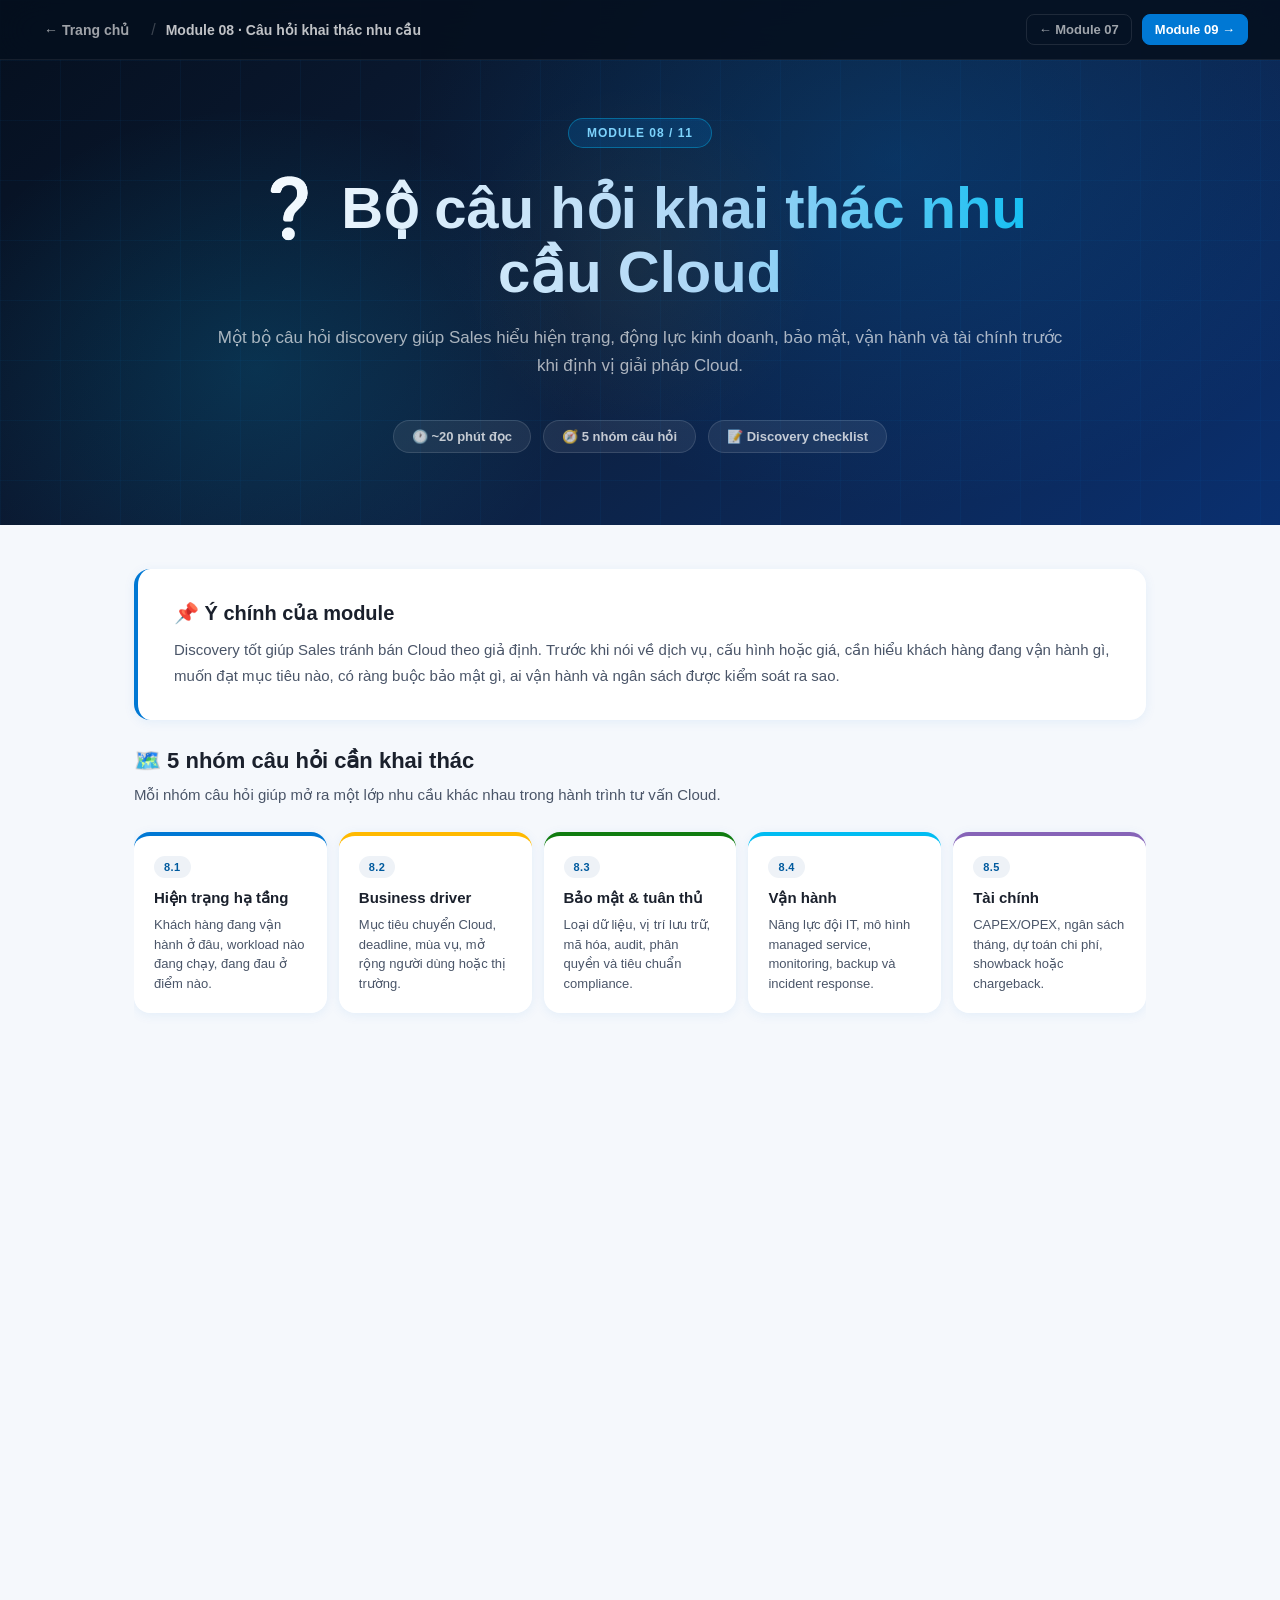
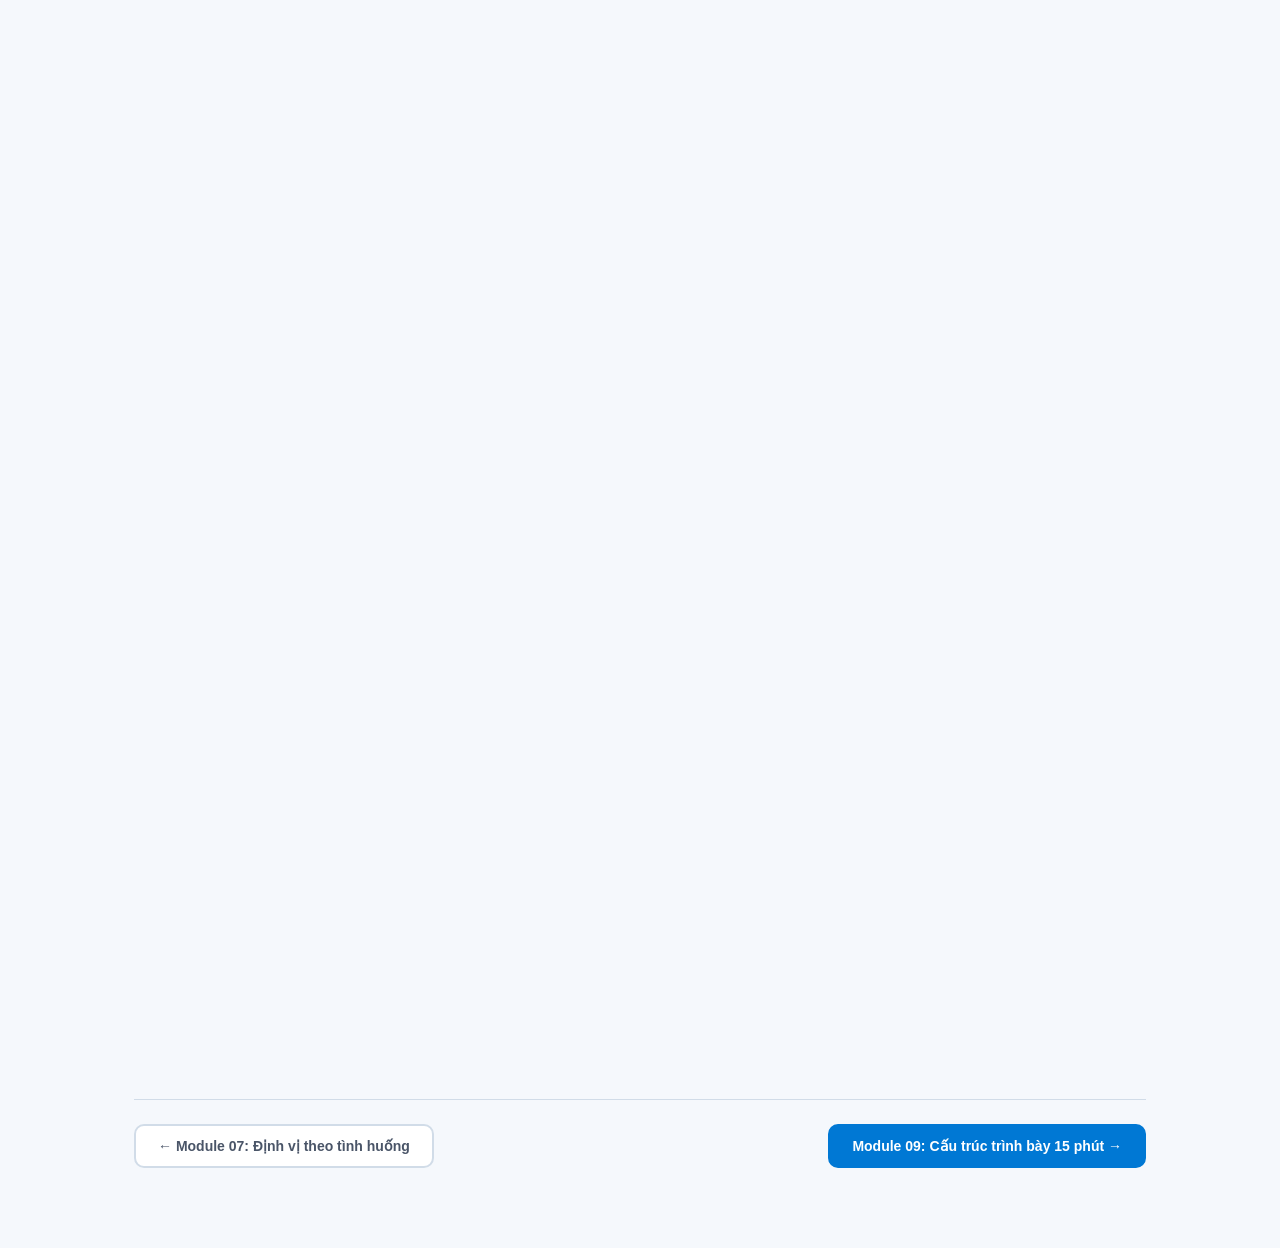
<file: section8.html>
<!DOCTYPE html>
<html lang="vi">
<head>
<meta charset="UTF-8">
<meta name="viewport" content="width=device-width, initial-scale=1.0">
<title>Bộ câu hỏi khai thác nhu cầu Cloud cho Sales | Module 08</title>
<link rel="stylesheet" href="assets/styles.css">
<style>
.section-8-page { max-width:1120px; }
.question-map { display:grid; grid-template-columns:repeat(5,minmax(0,1fr)); gap:12px; margin-bottom:30px; }
.q-map-card { border-radius:var(--radius); background:var(--white); box-shadow:var(--shadow-sm); padding:20px; border-top:4px solid var(--primary); transition:var(--transition); }
.q-map-card:nth-child(2) { border-top-color:var(--accent); }
.q-map-card:nth-child(3) { border-top-color:var(--success); }
.q-map-card:nth-child(4) { border-top-color:var(--secondary); }
.q-map-card:nth-child(5) { border-top-color:#8764b8; }
.q-map-card:hover { box-shadow:var(--shadow-md); transform:translateY(-4px); }
.q-map-card span { display:inline-flex; margin-bottom:10px; border-radius:999px; background:var(--gray-2); color:var(--primary-dark); font-size:11px; font-weight:900; letter-spacing:.4px; padding:5px 10px; text-transform:uppercase; }
.q-map-card h3 { margin-bottom:8px; color:var(--text); font-size:15px; font-weight:900; line-height:1.3; }
.q-map-card p { color:var(--text-light); font-size:13px; line-height:1.5; }
.question-picker { margin-bottom:18px; border:1px solid rgba(0,120,212,.16); border-radius:var(--radius); background:linear-gradient(135deg,#fff,#f3fbff); box-shadow:var(--shadow-sm); padding:22px; }
.question-picker label { display:block; margin-bottom:9px; color:var(--primary-dark); font-size:12px; font-weight:900; letter-spacing:.4px; text-transform:uppercase; }
.question-select-wrap { position:relative; }
.question-select-wrap::after { position:absolute; top:50%; right:18px; color:var(--primary); content:"⌄"; font-size:22px; font-weight:900; pointer-events:none; transform:translateY(-56%); }
.question-select { width:100%; min-height:54px; appearance:none; border:2px solid rgba(0,120,212,.18); border-radius:var(--radius-sm); background:var(--white); color:var(--text); cursor:pointer; font:inherit; font-size:15px; font-weight:850; line-height:1.35; padding:13px 52px 13px 16px; transition:border-color .2s ease,box-shadow .2s ease,transform .2s ease; }
.question-select:hover { border-color:rgba(0,120,212,.42); box-shadow:var(--shadow-sm); transform:translateY(-1px); }
.question-select:focus { border-color:var(--primary); box-shadow:var(--shadow-glow); outline:none; }
.question-hint { margin-top:10px; color:var(--text-muted); font-size:13px; line-height:1.55; }
.question-panel { display:none; overflow:hidden; border:1px solid rgba(0,120,212,.12); border-radius:var(--radius); background:var(--white); box-shadow:var(--shadow-sm); }
.question-panel.active { display:block; animation:panelIn .3s ease both; }
.question-head { display:grid; grid-template-columns:auto 1fr; gap:16px; align-items:start; padding:26px 28px 20px; background:linear-gradient(90deg,rgba(0,120,212,.08),rgba(0,188,242,.04)); }
.question-num { display:grid; width:46px; height:46px; place-items:center; border-radius:10px; background:var(--primary); color:white; font-size:13px; font-weight:900; }
.question-head h3 { margin-bottom:6px; color:var(--text); font-size:21px; font-weight:900; }
.question-head p { color:var(--text-light); font-size:14.5px; line-height:1.65; }
.question-body { padding:26px 28px 28px; }
.discovery-list { display:grid; gap:12px; list-style:none; }
.discovery-list li { position:relative; border:1px solid var(--gray-3); border-radius:var(--radius-sm); background:var(--gray-1); color:var(--text); font-size:14.5px; line-height:1.55; padding:15px 16px 15px 48px; }
.discovery-list li::before { position:absolute; top:14px; left:16px; display:grid; width:22px; height:22px; place-items:center; border-radius:50%; background:var(--primary); color:white; content:"?"; font-size:12px; font-weight:900; }
.usage-grid { display:grid; grid-template-columns:repeat(3,minmax(0,1fr)); gap:16px; }
.usage-card { border-radius:var(--radius); background:var(--white); box-shadow:var(--shadow-sm); padding:24px; border-top:4px solid var(--primary); }
.usage-card:nth-child(2) { border-top-color:var(--accent); }
.usage-card:nth-child(3) { border-top-color:var(--success); }
.usage-card h3 { margin-bottom:10px; color:var(--text); font-size:16px; font-weight:900; }
.usage-card ul { display:grid; gap:8px; padding-left:18px; color:var(--text-light); font-size:13.5px; line-height:1.5; }
.capture-table table { min-width:0; table-layout:fixed; }
.capture-table th,.capture-table td { overflow-wrap:anywhere; }
@keyframes panelIn { from { opacity:0; transform:translateY(12px); } to { opacity:1; transform:translateY(0); } }
@media(max-width:1000px) {
  .question-map { grid-template-columns:repeat(2,minmax(0,1fr)); }
  .usage-grid { grid-template-columns:1fr; }
}
@media(max-width:640px) {
  .question-map { grid-template-columns:1fr; }
  .question-picker { padding:18px; }
  .question-head { grid-template-columns:1fr; }
  .question-body { padding:22px 18px; }
  .capture-table table,.capture-table thead,.capture-table tbody,.capture-table tr,.capture-table th,.capture-table td { display:block; width:100%; }
  .capture-table thead { display:none; }
  .capture-table tr { margin-bottom:12px; border:1px solid var(--gray-3); border-radius:var(--radius-sm); overflow:hidden; }
  .capture-table td { display:grid; grid-template-columns:110px 1fr; gap:12px; border-bottom:1px solid var(--gray-2); padding:12px 14px; }
  .capture-table td:last-child { border-bottom:0; }
  .capture-table td::before { color:var(--text); font-size:12px; font-weight:900; }
  .capture-table td:nth-child(1)::before { content:"Nhóm"; }
  .capture-table td:nth-child(2)::before { content:"Cần ghi lại"; }
  .capture-table td:nth-child(3)::before { content:"Dùng để"; }
}
</style>
<link rel="stylesheet" href="assets/performance.css">
<script src="assets/performance.js" defer></script>
</head>
<body>

<nav class="top-nav">
  <div class="nav-left">
    <a href="index.html" class="nav-back">← Trang chủ</a>
    <span class="nav-sep">/</span>
    <span class="nav-module-title">Module 08 · Câu hỏi khai thác nhu cầu</span>
  </div>
  <div class="nav-right">
    <a href="section7.html" class="nav-btn">← Module 07</a>
    <a href="section9.html" class="nav-btn primary-btn">Module 09 →</a>
  </div>
</nav>

<header class="section-hero">
  <div class="hero-inner">
    <div class="module-badge">MODULE 08 / 11</div>
    <h1>❓ Bộ câu hỏi khai thác nhu cầu Cloud</h1>
    <p class="subtitle">Một bộ câu hỏi discovery giúp Sales hiểu hiện trạng, động lực kinh doanh, bảo mật, vận hành và tài chính trước khi định vị giải pháp Cloud.</p>
    <div class="hero-meta">
      <div class="meta-chip">🕐 ~20 phút đọc</div>
      <div class="meta-chip">🧭 5 nhóm câu hỏi</div>
      <div class="meta-chip">📝 Discovery checklist</div>
    </div>
  </div>
</header>

<main class="page-content wide-content section-8-page">

  <section class="intro-card reveal">
    <h2>📌 Ý chính của module</h2>
    <p>Discovery tốt giúp Sales tránh bán Cloud theo giả định. Trước khi nói về dịch vụ, cấu hình hoặc giá, cần hiểu khách hàng đang vận hành gì, muốn đạt mục tiêu nào, có ràng buộc bảo mật gì, ai vận hành và ngân sách được kiểm soát ra sao.</p>
  </section>

  <section class="block reveal">
    <div class="block-title">🗺️ 5 nhóm câu hỏi cần khai thác</div>
    <p class="block-subtitle">Mỗi nhóm câu hỏi giúp mở ra một lớp nhu cầu khác nhau trong hành trình tư vấn Cloud.</p>
    <div class="question-map">
      <article class="q-map-card"><span>8.1</span><h3>Hiện trạng hạ tầng</h3><p>Khách hàng đang vận hành ở đâu, workload nào đang chạy, đang đau ở điểm nào.</p></article>
      <article class="q-map-card"><span>8.2</span><h3>Business driver</h3><p>Mục tiêu chuyển Cloud, deadline, mùa vụ, mở rộng người dùng hoặc thị trường.</p></article>
      <article class="q-map-card"><span>8.3</span><h3>Bảo mật & tuân thủ</h3><p>Loại dữ liệu, vị trí lưu trữ, mã hóa, audit, phân quyền và tiêu chuẩn compliance.</p></article>
      <article class="q-map-card"><span>8.4</span><h3>Vận hành</h3><p>Năng lực đội IT, mô hình managed service, monitoring, backup và incident response.</p></article>
      <article class="q-map-card"><span>8.5</span><h3>Tài chính</h3><p>CAPEX/OPEX, ngân sách tháng, dự toán chi phí, showback hoặc chargeback.</p></article>
    </div>
  </section>

  <section class="block reveal">
    <div class="block-title">💬 Question bank cho Sales</div>
    <p class="block-subtitle">Chọn nhóm câu hỏi phù hợp với giai đoạn trao đổi. Nội dung sẽ hiện ngay bên dưới để dùng nhanh trong cuộc họp.</p>

    <div class="question-picker">
      <label for="questionSelect">Chọn nhóm câu hỏi</label>
      <div class="question-select-wrap">
        <select class="question-select" id="questionSelect" aria-label="Chọn nhóm câu hỏi">
          <option value="infra">8.1. Câu hỏi về hiện trạng hạ tầng</option>
          <option value="business">8.2. Câu hỏi về business driver</option>
          <option value="security">8.3. Câu hỏi về bảo mật và tuân thủ</option>
          <option value="operations">8.4. Câu hỏi về vận hành</option>
          <option value="finance">8.5. Câu hỏi về tài chính</option>
        </select>
      </div>
      <p class="question-hint">Nên bắt đầu bằng hiện trạng, sau đó đi sang mục tiêu kinh doanh, bảo mật, vận hành và tài chính.</p>
    </div>

    <div class="question-panels">
      <article class="question-panel active" data-question-panel="infra">
        <div class="question-head"><div class="question-num">8.1</div><div><h3>Câu hỏi về hiện trạng hạ tầng</h3><p>Mục tiêu là hiểu khách hàng đang vận hành hệ thống ở đâu, workload nào quan trọng và điểm nghẽn hiện tại là gì.</p></div></div>
        <div class="question-body">
          <ul class="discovery-list">
            <li>Hiện tại khách hàng đang vận hành hệ thống tại data center riêng, thuê chỗ đặt máy chủ hay dùng Cloud nào chưa?</li>
            <li>Các workload chính hiện nay là gì: website, ERP, CRM, database, file server, backup, BI, AI, VDI?</li>
            <li>Hạ tầng hiện tại có đang gặp vấn đề về capacity, performance hoặc availability không?</li>
            <li>Thời gian mua sắm và triển khai hạ tầng mới thường mất bao lâu?</li>
          </ul>
        </div>
      </article>

      <article class="question-panel" data-question-panel="business">
        <div class="question-head"><div class="question-num">8.2</div><div><h3>Câu hỏi về business driver</h3><p>Mục tiêu là hiểu vì sao khách hàng quan tâm Cloud và kết quả kinh doanh nào đang được kỳ vọng.</p></div></div>
        <div class="question-body">
          <ul class="discovery-list">
            <li>Khách hàng chuyển lên Cloud vì mục tiêu gì: giảm chi phí, tăng tốc triển khai, DR, chuyển đổi số, AI/Data, mở rộng thị trường?</li>
            <li>Dự án có deadline go-live cụ thể không?</li>
            <li>Workload có tăng giảm theo mùa vụ hoặc chiến dịch kinh doanh không?</li>
            <li>Có yêu cầu mở rộng ra nhiều địa điểm, nhiều quốc gia hoặc nhiều nhóm người dùng không?</li>
          </ul>
        </div>
      </article>

      <article class="question-panel" data-question-panel="security">
        <div class="question-head"><div class="question-num">8.3</div><div><h3>Câu hỏi về bảo mật và tuân thủ</h3><p>Mục tiêu là xác định dữ liệu nào nhạy cảm, ai được truy cập và tiêu chuẩn tuân thủ nào cần đáp ứng.</p></div></div>
        <div class="question-body">
          <ul class="discovery-list">
            <li>Dữ liệu thuộc loại nào: dữ liệu cá nhân, tài chính, y tế, khách hàng, log hệ thống, dữ liệu nội bộ?</li>
            <li>Có yêu cầu dữ liệu phải nằm tại quốc gia/khu vực cụ thể không?</li>
            <li>Có yêu cầu mã hóa, audit log, phân quyền chi tiết hoặc MFA không?</li>
            <li>Khách hàng có tiêu chuẩn tuân thủ nào cần đáp ứng không: ISO 27001, PCI DSS, HIPAA, SOC, Nghị định/Thông tư trong nước?</li>
          </ul>
        </div>
      </article>

      <article class="question-panel" data-question-panel="operations">
        <div class="question-head"><div class="question-num">8.4</div><div><h3>Câu hỏi về vận hành</h3><p>Mục tiêu là hiểu đội IT sẽ vận hành Cloud thế nào và phần nào nên tự quản lý hoặc thuê managed service.</p></div></div>
        <div class="question-body">
          <ul class="discovery-list">
            <li>Đội IT hiện tại có đủ năng lực vận hành Cloud không?</li>
            <li>Khách hàng muốn tự quản lý, thuê managed service, hay mô hình kết hợp?</li>
            <li>Ai sẽ chịu trách nhiệm monitoring, backup, incident response và cost optimization?</li>
            <li>Khách hàng đã có quy trình Change/Incident/Problem Management chưa?</li>
          </ul>
        </div>
      </article>

      <article class="question-panel" data-question-panel="finance">
        <div class="question-head"><div class="question-num">8.5</div><div><h3>Câu hỏi về tài chính</h3><p>Mục tiêu là xác định mô hình chi phí, ngân sách, cách dự toán và cách phân bổ chi phí Cloud.</p></div></div>
        <div class="question-body">
          <ul class="discovery-list">
            <li>Khách hàng ưu tiên CAPEX hay OPEX?</li>
            <li>Có ngân sách cố định hằng tháng không?</li>
            <li>Có cần dự toán chi phí trước khi triển khai không?</li>
            <li>Có yêu cầu showback/chargeback theo phòng ban hoặc dự án không?</li>
          </ul>
        </div>
      </article>
    </div>
  </section>

  <section class="block reveal">
    <div class="block-title">🧩 Cách dùng bộ câu hỏi trong cuộc gặp</div>
    <p class="block-subtitle">Không cần hỏi toàn bộ trong một lần. Hãy chọn nhóm câu hỏi theo vai trò người nghe và giai đoạn cơ hội.</p>
    <div class="usage-grid">
      <article class="usage-card">
        <h3>Mở đầu cuộc gặp</h3>
        <ul>
          <li>Hỏi hiện trạng hạ tầng và workload chính.</li>
          <li>Hỏi pain point đang làm khách hàng muốn thay đổi.</li>
          <li>Tránh đi thẳng vào cấu hình CPU/RAM quá sớm.</li>
        </ul>
      </article>
      <article class="usage-card">
        <h3>Khi đã có nhu cầu</h3>
        <ul>
          <li>Hỏi business driver, deadline và phạm vi triển khai.</li>
          <li>Kiểm tra bảo mật, tuân thủ và yêu cầu vị trí dữ liệu.</li>
          <li>Làm rõ ai vận hành và ai phê duyệt.</li>
        </ul>
      </article>
      <article class="usage-card">
        <h3>Trước proposal</h3>
        <ul>
          <li>Xác nhận mô hình tài chính và ngân sách.</li>
          <li>Ghi lại yêu cầu monitoring, backup, incident response.</li>
          <li>Chuyển thông tin cho đội kỹ thuật để thiết kế phương án.</li>
        </ul>
      </article>
    </div>
  </section>

  <section class="block reveal capture-table">
    <div class="block-title">📋 Thông tin Sales nên ghi lại</div>
    <p class="block-subtitle">Sau discovery, cần có đủ thông tin để chuyển sang bước tư vấn giải pháp hoặc làm proposal.</p>
    <div class="table-wrap">
      <table>
        <thead><tr><th>Nhóm thông tin</th><th>Cần ghi lại</th><th>Dùng để</th></tr></thead>
        <tbody>
          <tr><td>Hiện trạng</td><td>Nơi đặt hệ thống, workload chính, pain point capacity/performance/availability.</td><td>Xác định phạm vi tư vấn ban đầu.</td></tr>
          <tr><td>Business driver</td><td>Mục tiêu chuyển Cloud, deadline, mùa vụ, phạm vi người dùng/địa điểm.</td><td>Chọn thông điệp giá trị và ưu tiên triển khai.</td></tr>
          <tr><td>Bảo mật</td><td>Loại dữ liệu, data residency, mã hóa, audit, MFA, compliance.</td><td>Thiết kế security baseline và governance.</td></tr>
          <tr><td>Vận hành</td><td>Năng lực IT, mô hình managed service, monitoring, backup, incident response.</td><td>Xác định trách nhiệm vận hành sau triển khai.</td></tr>
          <tr><td>Tài chính</td><td>CAPEX/OPEX, ngân sách tháng, dự toán, showback/chargeback.</td><td>Chuẩn bị mô hình chi phí và phương án thương mại.</td></tr>
        </tbody>
      </table>
    </div>
  </section>

  <section class="block reveal">
    <div class="block-title">🚀 Kết luận mục 8 cho Sales</div>
    <div class="prereq-card">
      <div class="prereq-card-title">Nhớ cách hỏi</div>
      <p class="dark-card-text">Một cuộc discovery tốt không chỉ hỏi khách hàng cần bao nhiêu tài nguyên. Sales cần hiểu hiện trạng, mục tiêu kinh doanh, ràng buộc bảo mật, mô hình vận hành và ngân sách. Khi hỏi đúng, đề xuất Cloud sẽ sát nhu cầu hơn và dễ được khách hàng tin hơn.</p>
    </div>
  </section>

  <nav class="bottom-nav reveal" aria-label="Điều hướng module">
    <a href="section7.html" class="bnav-btn">← Module 07: Định vị theo tình huống</a>
    <span class="bnav-center">Module 08 / 11</span>
    <a href="section9.html" class="bnav-btn next">Module 09: Cấu trúc trình bày 15 phút →</a>
  </nav>

</main>

<script>
const questionSelect = document.getElementById("questionSelect");
const questionPanels = [...document.querySelectorAll("[data-question-panel]")];

function activateQuestionGroup(key) {
  questionPanels.forEach((panel) => {
    panel.classList.toggle("active", panel.dataset.questionPanel === key);
  });
}

if (questionSelect) {
  questionSelect.addEventListener("change", () => activateQuestionGroup(questionSelect.value));
}
</script>
<script src="assets/app.js"></script>
</body>
</html>
</file>
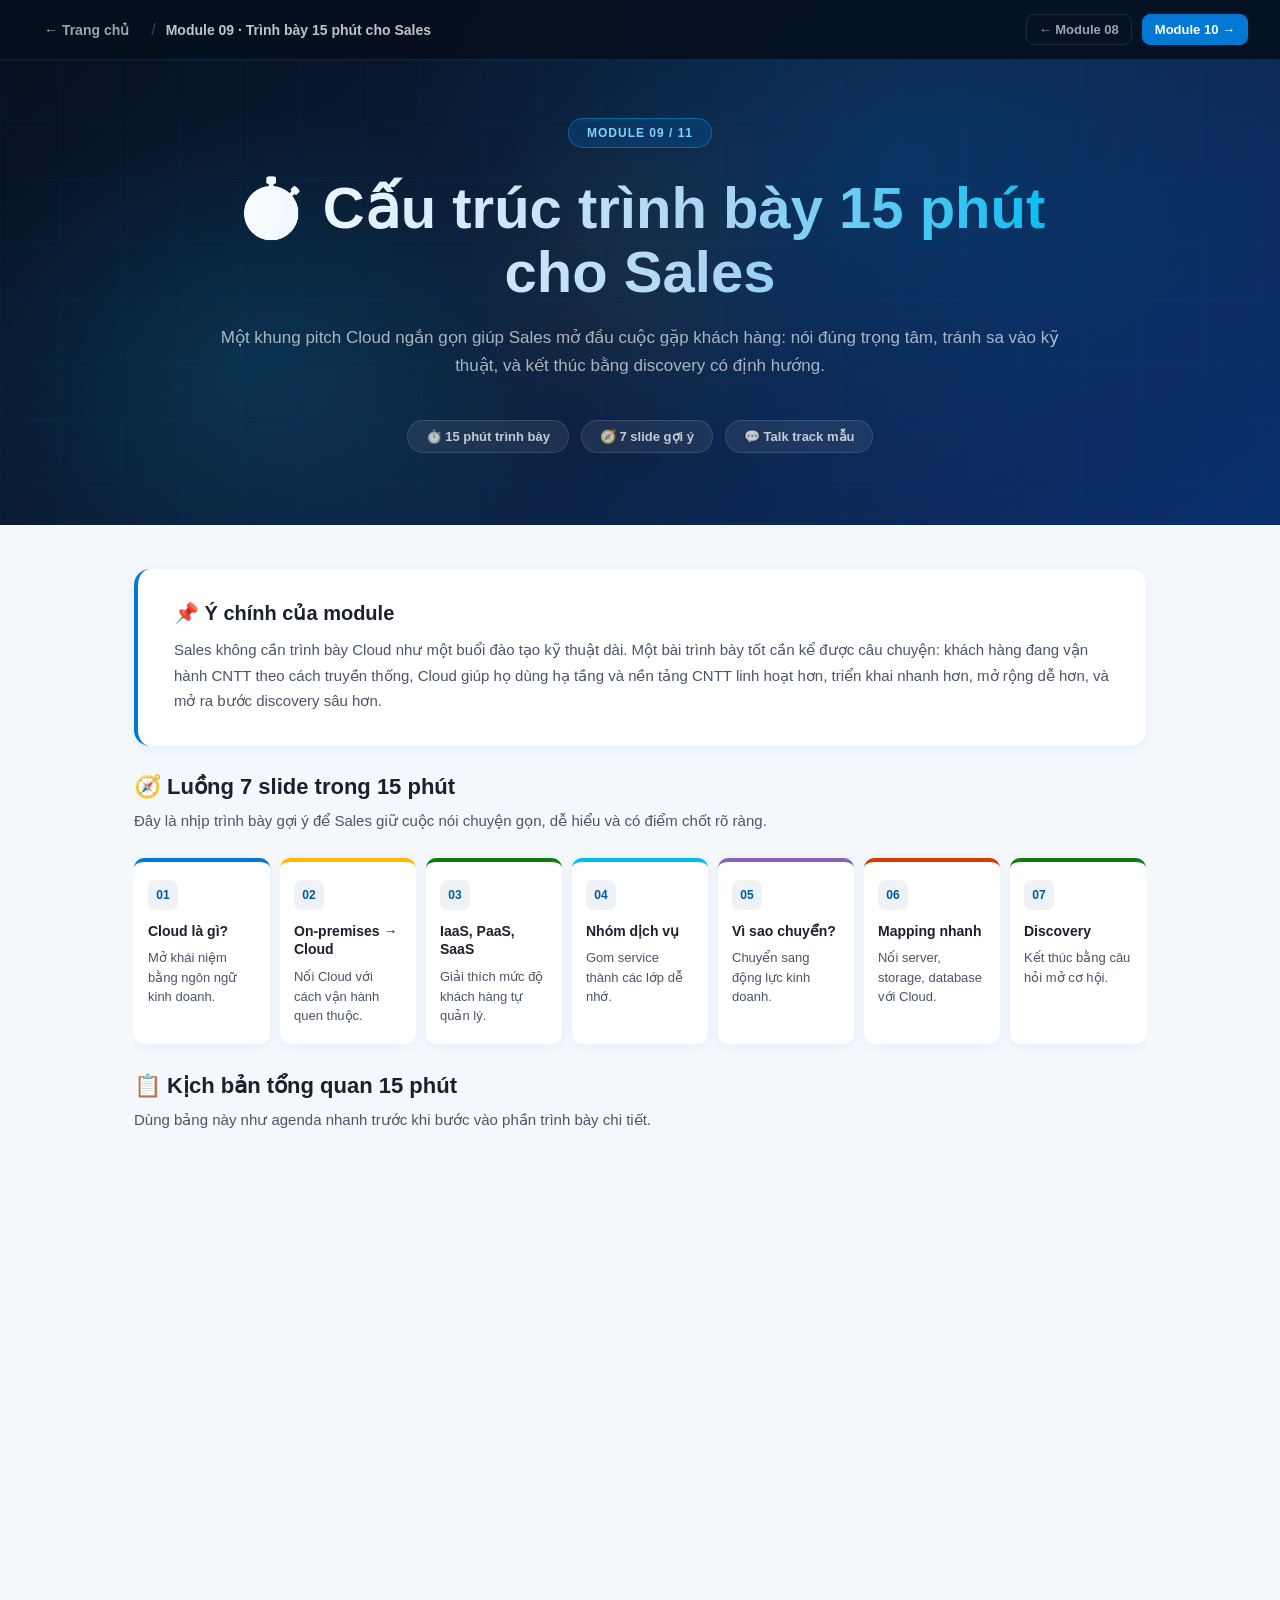
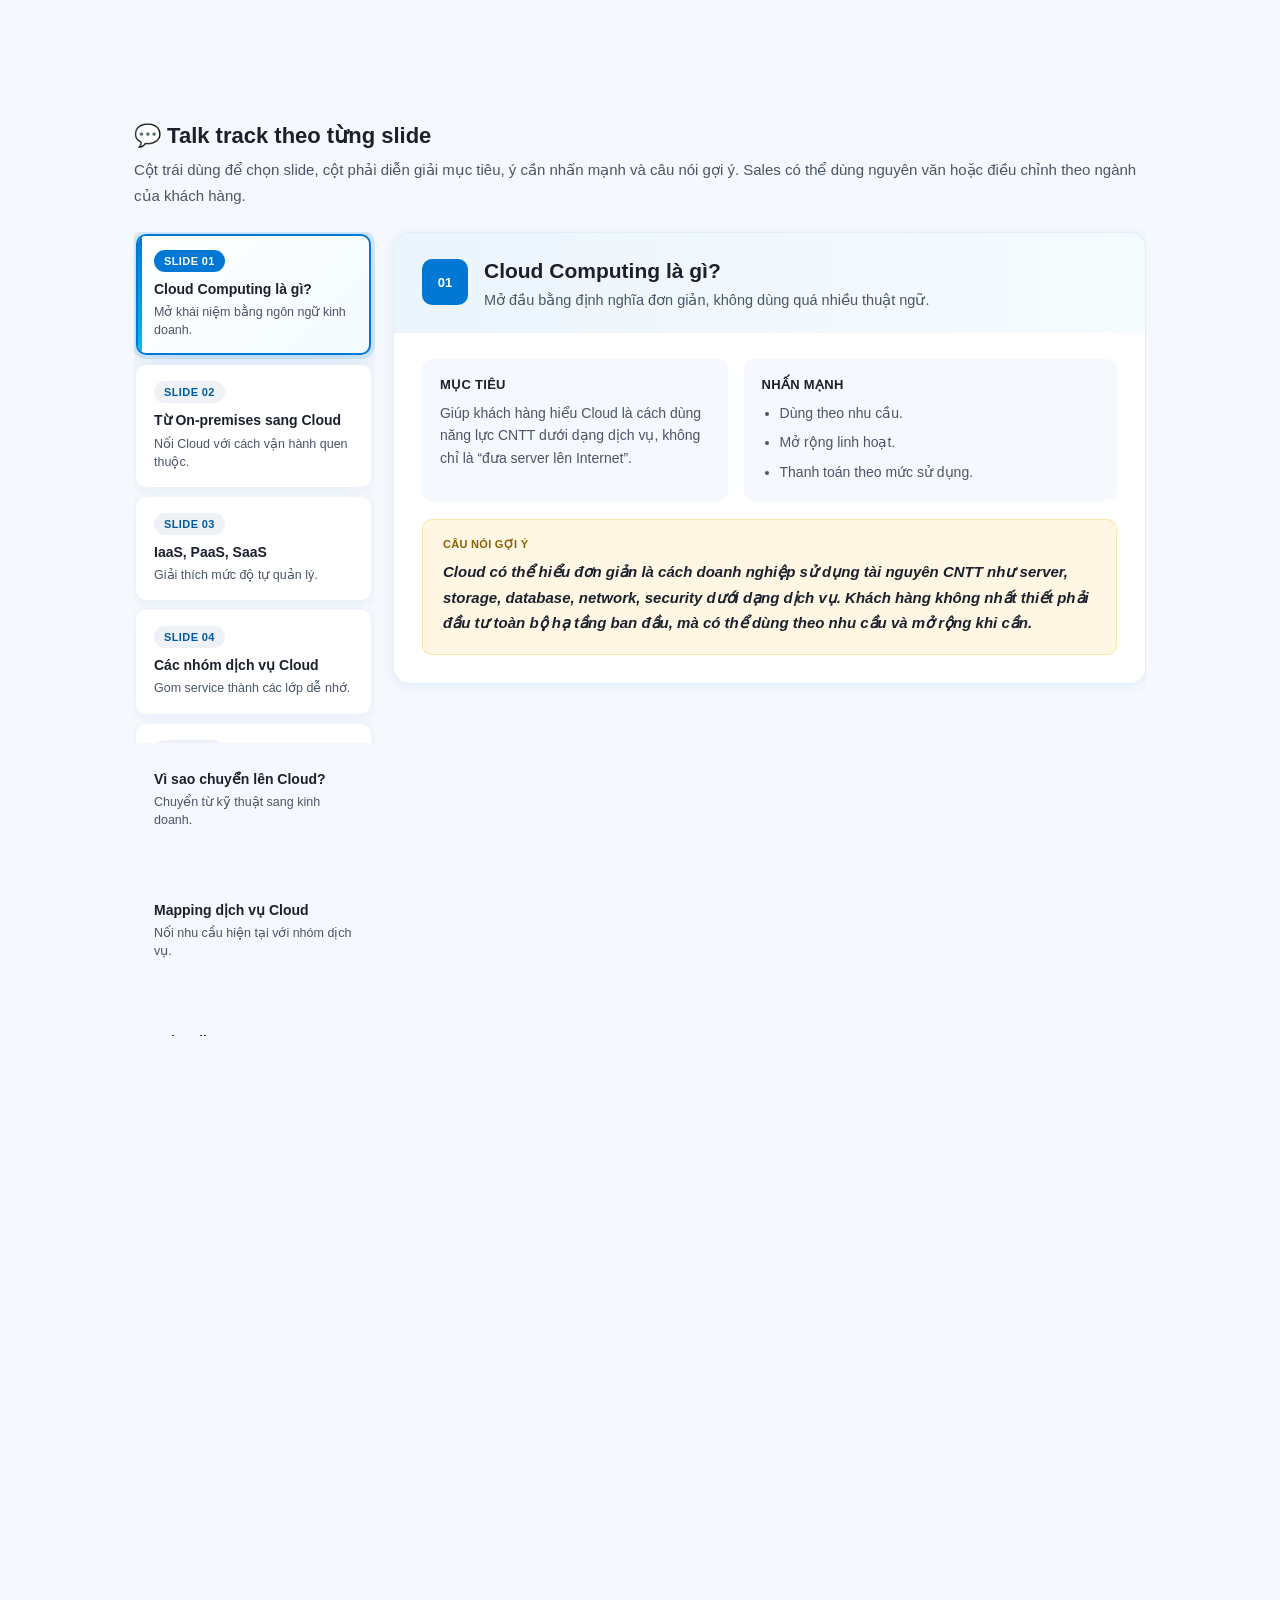
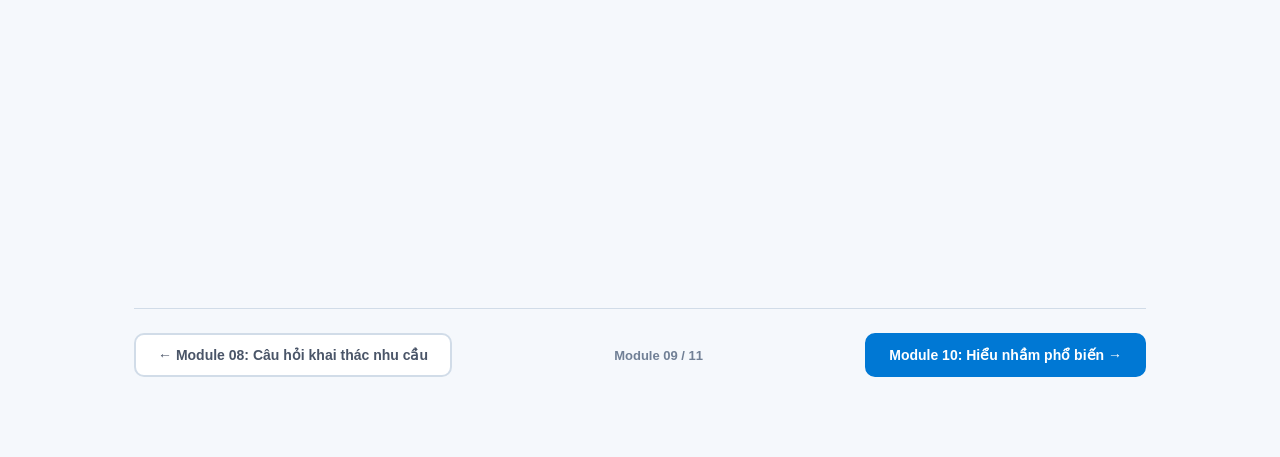
<file: section9.html>
<!DOCTYPE html>
<html lang="vi">
<head>
<meta charset="UTF-8">
<meta name="viewport" content="width=device-width, initial-scale=1.0">
<title>Cấu trúc trình bày 15 phút cho Sales | Module 09</title>
<link rel="stylesheet" href="assets/styles.css">
<style>
.section-9-page { max-width:1120px; }
.pitch-flow { display:grid; grid-template-columns:repeat(7,minmax(0,1fr)); gap:10px; margin-bottom:30px; }
.pitch-step { position:relative; border-radius:var(--radius-sm); background:var(--white); box-shadow:var(--shadow-sm); border-top:4px solid var(--primary); padding:18px 14px; transition:transform .22s ease,box-shadow .22s ease,border-color .22s ease; }
.pitch-step:nth-child(2) { border-top-color:var(--accent); }
.pitch-step:nth-child(3) { border-top-color:var(--success); }
.pitch-step:nth-child(4) { border-top-color:var(--secondary); }
.pitch-step:nth-child(5) { border-top-color:#8764b8; }
.pitch-step:nth-child(6) { border-top-color:#d83b01; }
.pitch-step:nth-child(7) { border-top-color:#107c10; }
.pitch-step:hover { box-shadow:var(--shadow-md); transform:translateY(-3px); }
.pitch-step span { display:grid; width:30px; height:30px; place-items:center; margin-bottom:12px; border-radius:8px; background:var(--gray-2); color:var(--primary-dark); font-size:12px; font-weight:900; }
.pitch-step h3 { margin-bottom:8px; color:var(--text); font-size:14px; font-weight:900; line-height:1.35; }
.pitch-step p { color:var(--text-light); font-size:13px; line-height:1.5; }
.pitch-table table { min-width:0; table-layout:fixed; }
.pitch-table th,.pitch-table td { overflow-wrap:anywhere; }
.pitch-table th:nth-child(2),.pitch-table td:nth-child(2) { width:95px; text-align:center; }
.talk-workbench { display:grid; grid-template-columns:minmax(240px,.32fr) minmax(0,1fr); gap:18px; align-items:start; }
.slide-choice-list { position:sticky; top:76px; display:grid; gap:10px; margin:0; max-height:calc(100vh - 96px); overflow:auto; padding:2px 4px 6px 2px; scrollbar-width:thin; }
.slide-choice { position:relative; overflow:hidden; min-height:76px; border:2px solid transparent; border-radius:var(--radius-sm); background:var(--white); box-shadow:var(--shadow-sm); color:var(--text); cursor:pointer; font:inherit; padding:14px 16px; text-align:left; transition:transform .22s ease,box-shadow .22s ease,border-color .22s ease,background-color .22s ease; }
.slide-choice::before { position:absolute; inset:0 auto 0 0; width:4px; background:linear-gradient(180deg,var(--primary),var(--secondary)); content:""; transform:scaleY(0); transform-origin:bottom; transition:transform .22s ease; }
.slide-choice:hover,.slide-choice:focus-visible { border-color:rgba(0,120,212,.24); box-shadow:var(--shadow-md); outline:none; transform:translateX(4px); }
.slide-choice.active { border-color:var(--primary); background:linear-gradient(135deg,#fff,#f3fbff); box-shadow:var(--shadow-md),var(--shadow-glow); }
.slide-choice:hover::before,.slide-choice.active::before { transform:scaleY(1); }
.slide-choice span,.slide-choice strong,.slide-choice small { position:relative; z-index:1; display:block; }
.slide-choice span { width:max-content; margin-bottom:8px; border-radius:999px; background:var(--gray-2); color:var(--primary-dark); font-size:11px; font-weight:900; letter-spacing:.4px; padding:5px 10px; text-transform:uppercase; }
.slide-choice.active span,.slide-choice:hover span { background:var(--primary); color:white; }
.slide-choice strong { margin-bottom:5px; color:var(--text); font-size:14px; font-weight:900; line-height:1.3; }
.slide-choice small { color:var(--text-light); font-size:12.5px; line-height:1.45; }
.slide-panels { min-width:0; }
.slide-panel { display:none; overflow:hidden; border:1px solid rgba(0,120,212,.12); border-radius:var(--radius); background:var(--white); box-shadow:var(--shadow-sm); }
.slide-panel.active { display:block; animation:panelIn .3s ease both; }
.slide-head { display:grid; grid-template-columns:auto 1fr; gap:16px; align-items:start; padding:26px 28px 20px; background:linear-gradient(90deg,rgba(0,120,212,.08),rgba(0,188,242,.04)); }
.slide-num { display:grid; width:46px; height:46px; place-items:center; border-radius:10px; background:var(--primary); color:white; font-size:13px; font-weight:900; }
.slide-head h3 { margin-bottom:6px; color:var(--text); font-size:21px; font-weight:900; }
.slide-head p { color:var(--text-light); font-size:14.5px; line-height:1.65; }
.slide-body { padding:26px 28px 28px; }
.talk-track { border:1px solid rgba(255,185,0,.28); border-radius:var(--radius-sm); background:rgba(255,185,0,.11); padding:18px 20px; }
.talk-track span { display:block; margin-bottom:8px; color:#8a6000; font-size:11px; font-weight:900; letter-spacing:.3px; text-transform:uppercase; }
.talk-track blockquote { color:var(--text); font-size:15px; font-style:italic; font-weight:650; line-height:1.7; margin:0; }
.slide-detail-grid { display:grid; grid-template-columns:minmax(0,.9fr) minmax(0,1.1fr); gap:16px; margin-bottom:18px; }
.slide-card { border-radius:var(--radius-sm); background:var(--gray-1); padding:18px; }
.slide-card h4 { margin-bottom:10px; color:var(--text); font-size:13px; font-weight:900; letter-spacing:.3px; text-transform:uppercase; }
.slide-card p,.slide-card li { color:var(--text-light); font-size:14px; line-height:1.6; }
.slide-card ul { display:grid; gap:7px; padding-left:18px; }
.discovery-grid,.mistake-grid { display:grid; grid-template-columns:repeat(3,minmax(0,1fr)); gap:16px; }
.discovery-card,.mistake-card { border-radius:var(--radius); background:var(--white); box-shadow:var(--shadow-sm); padding:24px; border-top:4px solid var(--primary); }
.discovery-card:nth-child(2),.mistake-card:nth-child(2) { border-top-color:var(--accent); }
.discovery-card:nth-child(3),.mistake-card:nth-child(3) { border-top-color:var(--success); }
.discovery-card h3,.mistake-card h3 { margin-bottom:12px; color:var(--text); font-size:16px; font-weight:900; }
.discovery-card ul,.mistake-card ul { display:grid; gap:9px; padding-left:18px; color:var(--text-light); font-size:13.5px; line-height:1.5; }
@keyframes panelIn { from { opacity:0; transform:translateY(12px); } to { opacity:1; transform:translateY(0); } }
@media(max-width:1100px) {
  .pitch-flow { grid-template-columns:repeat(2,minmax(0,1fr)); }
  .pitch-step:last-child { grid-column:1 / -1; }
}
@media(max-width:900px) {
  .slide-detail-grid,.discovery-grid,.mistake-grid { grid-template-columns:1fr; }
  .talk-workbench { grid-template-columns:1fr; }
  .slide-choice-list { position:static; grid-template-columns:repeat(2,minmax(0,1fr)); max-height:none; overflow:visible; padding:0; }
  .slide-choice:hover,.slide-choice:focus-visible { transform:translateY(-3px); }
}
@media(max-width:640px) {
  .pitch-flow { grid-template-columns:1fr; }
  .pitch-step:last-child { grid-column:auto; }
  .slide-choice-list { grid-template-columns:1fr; }
  .slide-choice { min-height:auto; }
  .slide-head { grid-template-columns:1fr; }
  .slide-body { padding:22px 18px; }
  .pitch-table table,.pitch-table thead,.pitch-table tbody,.pitch-table tr,.pitch-table th,.pitch-table td { display:block; width:100%; }
  .pitch-table thead { display:none; }
  .pitch-table tr { margin-bottom:12px; border:1px solid var(--gray-3); border-radius:var(--radius-sm); overflow:hidden; }
  .pitch-table td { display:grid; grid-template-columns:108px 1fr; gap:12px; border-bottom:1px solid var(--gray-2); padding:12px 14px; text-align:left !important; }
  .pitch-table td:last-child { border-bottom:0; }
  .pitch-table td::before { color:var(--text); font-size:12px; font-weight:900; }
  .pitch-table td:nth-child(1)::before { content:"Slide"; }
  .pitch-table td:nth-child(2)::before { content:"Thời lượng"; }
  .pitch-table td:nth-child(3)::before { content:"Mục tiêu"; }
  .pitch-table td:nth-child(4)::before { content:"Thông điệp"; }
}
</style>
<link rel="stylesheet" href="assets/performance.css">
<script src="assets/performance.js" defer></script>
</head>
<body>

<nav class="top-nav">
  <div class="nav-left">
    <a href="index.html" class="nav-back">← Trang chủ</a>
    <span class="nav-sep">/</span>
    <span class="nav-module-title">Module 09 · Trình bày 15 phút cho Sales</span>
  </div>
  <div class="nav-right">
    <a href="section8.html" class="nav-btn">← Module 08</a>
    <a href="section10.html" class="nav-btn primary-btn">Module 10 →</a>
  </div>
</nav>

<header class="section-hero">
  <div class="hero-inner">
    <div class="module-badge">MODULE 09 / 11</div>
    <h1>⏱️ Cấu trúc trình bày 15 phút cho Sales</h1>
    <p class="subtitle">Một khung pitch Cloud ngắn gọn giúp Sales mở đầu cuộc gặp khách hàng: nói đúng trọng tâm, tránh sa vào kỹ thuật, và kết thúc bằng discovery có định hướng.</p>
    <div class="hero-meta">
      <div class="meta-chip">⏱️ 15 phút trình bày</div>
      <div class="meta-chip">🧭 7 slide gợi ý</div>
      <div class="meta-chip">💬 Talk track mẫu</div>
    </div>
  </div>
</header>

<main class="page-content wide-content section-9-page">

  <section class="intro-card reveal">
    <h2>📌 Ý chính của module</h2>
    <p>Sales không cần trình bày Cloud như một buổi đào tạo kỹ thuật dài. Một bài trình bày tốt cần kể được câu chuyện: khách hàng đang vận hành CNTT theo cách truyền thống, Cloud giúp họ dùng hạ tầng và nền tảng CNTT linh hoạt hơn, triển khai nhanh hơn, mở rộng dễ hơn, và mở ra bước discovery sâu hơn.</p>
  </section>

  <section class="block reveal">
    <div class="block-title">🧭 Luồng 7 slide trong 15 phút</div>
    <p class="block-subtitle">Đây là nhịp trình bày gợi ý để Sales giữ cuộc nói chuyện gọn, dễ hiểu và có điểm chốt rõ ràng.</p>
    <div class="pitch-flow">
      <article class="pitch-step"><span>01</span><h3>Cloud là gì?</h3><p>Mở khái niệm bằng ngôn ngữ kinh doanh.</p></article>
      <article class="pitch-step"><span>02</span><h3>On-premises → Cloud</h3><p>Nối Cloud với cách vận hành quen thuộc.</p></article>
      <article class="pitch-step"><span>03</span><h3>IaaS, PaaS, SaaS</h3><p>Giải thích mức độ khách hàng tự quản lý.</p></article>
      <article class="pitch-step"><span>04</span><h3>Nhóm dịch vụ</h3><p>Gom service thành các lớp dễ nhớ.</p></article>
      <article class="pitch-step"><span>05</span><h3>Vì sao chuyển?</h3><p>Chuyển sang động lực kinh doanh.</p></article>
      <article class="pitch-step"><span>06</span><h3>Mapping nhanh</h3><p>Nối server, storage, database với Cloud.</p></article>
      <article class="pitch-step"><span>07</span><h3>Discovery</h3><p>Kết thúc bằng câu hỏi mở cơ hội.</p></article>
    </div>
  </section>

  <section class="block reveal pitch-table">
    <div class="block-title">📋 Kịch bản tổng quan 15 phút</div>
    <p class="block-subtitle">Dùng bảng này như agenda nhanh trước khi bước vào phần trình bày chi tiết.</p>
    <div class="table-wrap">
      <table>
        <thead><tr><th>Slide</th><th>Thời lượng</th><th>Mục tiêu</th><th>Thông điệp chính</th></tr></thead>
        <tbody>
          <tr><td>1. Cloud Computing là gì?</td><td>2 phút</td><td>Mở khái niệm</td><td>Cloud là cách tiêu thụ năng lực CNTT dưới dạng dịch vụ.</td></tr>
          <tr><td>2. Từ On-premises sang Cloud</td><td>2 phút</td><td>Tạo liên hệ quen thuộc</td><td>Thay vì tự mua và vận hành tất cả, khách hàng thuê năng lực theo nhu cầu.</td></tr>
          <tr><td>3. Ba mô hình dịch vụ</td><td>2 phút</td><td>Giải thích IaaS/PaaS/SaaS</td><td>Mức độ khách hàng tự quản lý sẽ khác nhau theo từng mô hình.</td></tr>
          <tr><td>4. Cloud service chạy như thế nào?</td><td>2 phút</td><td>Gom dịch vụ thành nhóm</td><td>Compute, Storage, Network, Database, Security, Backup, Data...</td></tr>
          <tr><td>5. Vì sao khách hàng chuyển lên Cloud?</td><td>3 phút</td><td>Chuyển sang góc nhìn kinh doanh</td><td>Nhanh hơn, linh hoạt hơn, giảm đầu tư ban đầu, hỗ trợ DR và đổi mới nhanh.</td></tr>
          <tr><td>6. Mapping dịch vụ Cloud</td><td>2 phút</td><td>Nối với hạ tầng hiện tại</td><td>Server, storage, database, network đều có nhóm dịch vụ Cloud tương ứng.</td></tr>
          <tr><td>7. Sales discovery</td><td>2 phút</td><td>Chốt bằng câu hỏi</td><td>Mở ra bước khảo sát nhu cầu thật thay vì chốt giải pháp quá sớm.</td></tr>
        </tbody>
      </table>
    </div>
  </section>

  <section class="block reveal">
    <div class="block-title">💬 Talk track theo từng slide</div>
    <p class="block-subtitle">Cột trái dùng để chọn slide, cột phải diễn giải mục tiêu, ý cần nhấn mạnh và câu nói gợi ý. Sales có thể dùng nguyên văn hoặc điều chỉnh theo ngành của khách hàng.</p>

    <div class="talk-workbench">
      <div class="slide-choice-list" role="tablist" aria-label="Chọn slide trong kịch bản trình bày">
        <button class="slide-choice active" type="button" data-slide-target="s1" aria-selected="true"><span>Slide 01</span><strong>Cloud Computing là gì?</strong><small>Mở khái niệm bằng ngôn ngữ kinh doanh.</small></button>
        <button class="slide-choice" type="button" data-slide-target="s2" aria-selected="false"><span>Slide 02</span><strong>Từ On-premises sang Cloud</strong><small>Nối Cloud với cách vận hành quen thuộc.</small></button>
        <button class="slide-choice" type="button" data-slide-target="s3" aria-selected="false"><span>Slide 03</span><strong>IaaS, PaaS, SaaS</strong><small>Giải thích mức độ tự quản lý.</small></button>
        <button class="slide-choice" type="button" data-slide-target="s4" aria-selected="false"><span>Slide 04</span><strong>Các nhóm dịch vụ Cloud</strong><small>Gom service thành các lớp dễ nhớ.</small></button>
        <button class="slide-choice" type="button" data-slide-target="s5" aria-selected="false"><span>Slide 05</span><strong>Vì sao chuyển lên Cloud?</strong><small>Chuyển từ kỹ thuật sang kinh doanh.</small></button>
        <button class="slide-choice" type="button" data-slide-target="s6" aria-selected="false"><span>Slide 06</span><strong>Mapping dịch vụ Cloud</strong><small>Nối nhu cầu hiện tại với nhóm dịch vụ.</small></button>
        <button class="slide-choice" type="button" data-slide-target="s7" aria-selected="false"><span>Slide 07</span><strong>Sales discovery</strong><small>Kết thúc bằng câu hỏi mở cơ hội.</small></button>
      </div>

      <div class="slide-panels">
      <article class="slide-panel active" data-slide-panel="s1">
        <div class="slide-head"><div class="slide-num">01</div><div><h3>Cloud Computing là gì?</h3><p>Mở đầu bằng định nghĩa đơn giản, không dùng quá nhiều thuật ngữ.</p></div></div>
        <div class="slide-body">
          <div class="slide-detail-grid">
            <div class="slide-card"><h4>Mục tiêu</h4><p>Giúp khách hàng hiểu Cloud là cách dùng năng lực CNTT dưới dạng dịch vụ, không chỉ là “đưa server lên Internet”.</p></div>
            <div class="slide-card"><h4>Nhấn mạnh</h4><ul><li>Dùng theo nhu cầu.</li><li>Mở rộng linh hoạt.</li><li>Thanh toán theo mức sử dụng.</li></ul></div>
          </div>
          <div class="talk-track"><span>Câu nói gợi ý</span><blockquote>Cloud có thể hiểu đơn giản là cách doanh nghiệp sử dụng tài nguyên CNTT như server, storage, database, network, security dưới dạng dịch vụ. Khách hàng không nhất thiết phải đầu tư toàn bộ hạ tầng ban đầu, mà có thể dùng theo nhu cầu và mở rộng khi cần.</blockquote></div>
        </div>
      </article>

      <article class="slide-panel" data-slide-panel="s2">
        <div class="slide-head"><div class="slide-num">02</div><div><h3>Từ On-premises sang Cloud</h3><p>Nối Cloud với bối cảnh khách hàng đã quen: server, storage, firewall, license, data center.</p></div></div>
        <div class="slide-body">
          <div class="slide-detail-grid">
            <div class="slide-card"><h4>Mục tiêu</h4><p>Cho khách hàng thấy Cloud là một cách tiêu thụ hạ tầng khác, không phải phủ nhận toàn bộ hệ thống hiện tại.</p></div>
            <div class="slide-card"><h4>Nhấn mạnh</h4><ul><li>On-premises: mua trước, triển khai lâu, tự vận hành nhiều.</li><li>Cloud: thuê dịch vụ, triển khai nhanh, mở rộng linh hoạt.</li></ul></div>
          </div>
          <div class="talk-track"><span>Câu nói gợi ý</span><blockquote>Trước đây, nếu cần hệ thống mới, khách hàng thường phải mua server, storage, firewall, license, chuẩn bị data center và đội vận hành. Với Cloud, nhiều năng lực đó có thể được cấp phát nhanh hơn dưới dạng dịch vụ.</blockquote></div>
        </div>
      </article>

      <article class="slide-panel" data-slide-panel="s3">
        <div class="slide-head"><div class="slide-num">03</div><div><h3>IaaS, PaaS, SaaS</h3><p>Giải thích theo mức độ tự quản lý, không biến thành bài kỹ thuật dài.</p></div></div>
        <div class="slide-body">
          <div class="slide-detail-grid">
            <div class="slide-card"><h4>Mục tiêu</h4><p>Giúp khách hàng phân biệt khi nào cần thuê hạ tầng, thuê nền tảng, hoặc dùng phần mềm hoàn chỉnh.</p></div>
            <div class="slide-card"><h4>Nhấn mạnh</h4><ul><li>IaaS: kiểm soát nhiều hơn.</li><li>PaaS: giảm vận hành nền tảng.</li><li>SaaS: dùng phần mềm hoàn chỉnh.</li></ul></div>
          </div>
          <div class="talk-track"><span>Câu nói gợi ý</span><blockquote>Nếu khách hàng cần kiểm soát nhiều, họ thường bắt đầu với IaaS. Nếu muốn giảm vận hành nền tảng, có thể cân nhắc PaaS. Nếu cần dùng phần mềm hoàn chỉnh, đó là SaaS. Điểm khác nhau là khách hàng muốn tự quản lý đến đâu.</blockquote></div>
        </div>
      </article>

      <article class="slide-panel" data-slide-panel="s4">
        <div class="slide-head"><div class="slide-num">04</div><div><h3>Các nhóm dịch vụ Cloud</h3><p>Biến danh sách tên service thành các lớp nhu cầu dễ hiểu.</p></div></div>
        <div class="slide-body">
          <div class="slide-detail-grid">
            <div class="slide-card"><h4>Mục tiêu</h4><p>Giúp Sales không bị lạc trong catalog dịch vụ, mà biết gom dịch vụ theo nhu cầu của khách hàng.</p></div>
            <div class="slide-card"><h4>Nhấn mạnh</h4><ul><li>Compute chạy ứng dụng.</li><li>Storage lưu dữ liệu.</li><li>Database quản lý dữ liệu.</li><li>Network kết nối.</li><li>Security bảo vệ.</li></ul></div>
          </div>
          <div class="talk-track"><span>Câu nói gợi ý</span><blockquote>Khi nhìn Cloud, đừng nhìn như danh sách tên dịch vụ rời rạc. Hãy gom theo nhu cầu: nơi chạy ứng dụng là Compute, nơi lưu dữ liệu là Storage, nơi quản lý database là Database, kết nối là Network, bảo vệ là Security.</blockquote></div>
        </div>
      </article>

      <article class="slide-panel" data-slide-panel="s5">
        <div class="slide-head"><div class="slide-num">05</div><div><h3>Vì sao khách hàng chuyển lên Cloud?</h3><p>Đây là slide quan trọng nhất để chuyển từ kỹ thuật sang kinh doanh.</p></div></div>
        <div class="slide-body">
          <div class="slide-detail-grid">
            <div class="slide-card"><h4>Mục tiêu</h4><p>Gắn Cloud với lý do thật: tốc độ, chi phí linh hoạt, mở rộng, DR, công nghệ mới và chuyển đổi số.</p></div>
            <div class="slide-card"><h4>Nhấn mạnh</h4><ul><li>Không phải vì Cloud là xu hướng.</li><li>Phải có pain point hoặc mục tiêu kinh doanh cụ thể.</li><li>Lợi ích cần đo được bằng kết quả.</li></ul></div>
          </div>
          <div class="talk-track"><span>Câu nói gợi ý</span><blockquote>Khách hàng thường không chuyển lên Cloud chỉ vì Cloud là công nghệ mới. Họ chuyển vì cần triển khai nhanh hơn, tránh đầu tư lớn ban đầu, mở rộng linh hoạt, tăng khả năng dự phòng, hoặc muốn dùng nhanh các năng lực mới như Data, AI, DevOps.</blockquote></div>
        </div>
      </article>

      <article class="slide-panel" data-slide-panel="s6">
        <div class="slide-head"><div class="slide-num">06</div><div><h3>Mapping dịch vụ Cloud</h3><p>Nối ngôn ngữ on-premises với nhóm dịch vụ Cloud tương ứng.</p></div></div>
        <div class="slide-body">
          <div class="slide-detail-grid">
            <div class="slide-card"><h4>Mục tiêu</h4><p>Giúp Sales nhận diện nhu cầu ban đầu để kéo Presales vào đúng hướng, chưa cần chốt service quá sớm.</p></div>
            <div class="slide-card"><h4>Ví dụ nhanh</h4><ul><li>Server → VM/Compute.</li><li>Storage → block/file/object storage.</li><li>Database → managed database.</li><li>Firewall/VPN → network/security service.</li></ul></div>
          </div>
          <div class="talk-track"><span>Câu nói gợi ý</span><blockquote>Nếu khách hàng nói họ có server, storage, database, firewall, backup, đó đều là điểm bắt đầu tốt để mapping sang Cloud. Sales chưa cần chốt dịch vụ ngay, nhưng cần nhận diện đúng nhóm nhu cầu để kéo Presales vào đúng hướng.</blockquote></div>
        </div>
      </article>

      <article class="slide-panel" data-slide-panel="s7">
        <div class="slide-head"><div class="slide-num">07</div><div><h3>Sales discovery</h3><p>Kết thúc bằng câu hỏi mở ra bước tiếp theo.</p></div></div>
        <div class="slide-body">
          <div class="slide-detail-grid">
            <div class="slide-card"><h4>Mục tiêu</h4><p>Không kết thúc bằng danh sách dịch vụ. Kết thúc bằng câu hỏi giúp xác định workload, pain point và mức ưu tiên.</p></div>
            <div class="slide-card"><h4>Nhấn mạnh</h4><ul><li>Hỏi trước khi đề xuất.</li><li>Ưu tiên workload quan trọng.</li><li>Ghi nhận ràng buộc về dữ liệu, vận hành, bảo mật và ngân sách.</li></ul></div>
          </div>
          <div class="talk-track"><span>Câu hỏi chốt</span><blockquote>Workload nào của anh/chị đang cần triển khai nhanh, mở rộng nhanh, tối ưu chi phí, tăng bảo mật hoặc tăng khả năng dự phòng?</blockquote></div>
        </div>
      </article>
      </div>
    </div>
  </section>

  <section class="block reveal">
    <div class="block-title">❓ Câu hỏi discovery sau phần trình bày</div>
    <p class="block-subtitle">Dùng các câu hỏi này để chuyển từ pitch 15 phút sang cuộc trao đổi nhu cầu thật.</p>
    <div class="discovery-grid">
      <article class="discovery-card">
        <h3>Workload & triển khai</h3>
        <ul>
          <li>Hệ thống nào đang mất nhiều thời gian nhất khi triển khai hoặc mở rộng?</li>
          <li>Workload nào có tải tăng giảm thất thường theo mùa, chiến dịch hoặc số lượng người dùng?</li>
          <li>Khách hàng muốn bắt đầu bằng migration workload hiện hữu hay xây hệ thống mới?</li>
        </ul>
      </article>
      <article class="discovery-card">
        <h3>Vận hành & rủi ro</h3>
        <ul>
          <li>Có hệ thống nào đang cần phương án backup hoặc DR tốt hơn không?</li>
          <li>Đội IT muốn giảm phần vận hành nào: server, database, backup, monitoring hay security?</li>
          <li>Ai sẽ chịu trách nhiệm vận hành sau khi triển khai Cloud?</li>
        </ul>
      </article>
      <article class="discovery-card">
        <h3>Người quyết định</h3>
        <ul>
          <li>Ai là người quan tâm chính: IT, vận hành, bảo mật, tài chính hay ban lãnh đạo?</li>
          <li>Deadline hoặc mốc kinh doanh nào đang tạo áp lực cho dự án?</li>
          <li>Ngân sách đang được nhìn theo CAPEX, OPEX hay cả hai?</li>
        </ul>
      </article>
    </div>
  </section>

  <section class="block reveal">
    <div class="block-title">⚠️ Những lỗi Sales cần tránh</div>
    <p class="block-subtitle">Một bài pitch ngắn rất dễ mất hiệu quả nếu Sales nói quá sâu vào kỹ thuật hoặc chốt giải pháp quá sớm.</p>
    <div class="mistake-grid">
      <article class="mistake-card">
        <h3>Nói sai trọng tâm</h3>
        <ul>
          <li>Nói quá nhiều tên dịch vụ khi khách hàng chưa hiểu bài toán.</li>
          <li>Biến phần trình bày thành đào tạo kỹ thuật chi tiết.</li>
          <li>Không nối Cloud với mục tiêu kinh doanh/CNTT cụ thể.</li>
        </ul>
      </article>
      <article class="mistake-card">
        <h3>Hứa quá mức</h3>
        <ul>
          <li>Hứa Cloud luôn rẻ hơn On-premises trong mọi trường hợp.</li>
          <li>Nói Cloud tự động an toàn mà không nhắc đến cấu hình và trách nhiệm của khách hàng.</li>
          <li>Bỏ qua ràng buộc dữ liệu, compliance, network hoặc vận hành.</li>
        </ul>
      </article>
      <article class="mistake-card">
        <h3>Chốt quá sớm</h3>
        <ul>
          <li>Chốt giải pháp trước khi hỏi workload, dữ liệu, network, bảo mật, ngân sách và vận hành.</li>
          <li>Không phân biệt “cần Cloud” với “cần giải quyết một vấn đề kinh doanh/CNTT”.</li>
          <li>Không ghi lại thông tin đủ rõ để chuyển cho Presales.</li>
        </ul>
      </article>
    </div>
  </section>

  <section class="block reveal">
    <div class="block-title">🚀 Kết luận mục 9 cho Sales</div>
    <div class="prereq-card">
      <div class="prereq-card-title">Nhớ cách trình bày</div>
      <p class="dark-card-text">Một bài trình bày Cloud 15 phút tốt không nhằm giải thích hết mọi dịch vụ. Nó phải giúp khách hàng hiểu Cloud liên quan gì đến vấn đề của họ, và mở ra một cuộc discovery đúng hướng. Sales nên nói ngắn, hỏi đúng, ghi nhận rõ, rồi kéo Presales vào khi cần đi sâu.</p>
    </div>
  </section>

  <nav class="bottom-nav reveal" aria-label="Điều hướng module">
    <a href="section8.html" class="bnav-btn">← Module 08: Câu hỏi khai thác nhu cầu</a>
    <span class="bnav-center">Module 09 / 11</span>
    <a href="section10.html" class="bnav-btn next">Module 10: Hiểu nhầm phổ biến →</a>
  </nav>

</main>

<script>
const slideChoices = [...document.querySelectorAll("[data-slide-target]")];
const slidePanels = [...document.querySelectorAll("[data-slide-panel]")];

function activateSlide(key) {
  slidePanels.forEach((panel) => {
    panel.classList.toggle("active", panel.dataset.slidePanel === key);
  });
  slideChoices.forEach((choice) => {
    const isActive = choice.dataset.slideTarget === key;
    choice.classList.toggle("active", isActive);
    choice.setAttribute("aria-selected", String(isActive));
  });
}

slideChoices.forEach((choice) => {
  choice.addEventListener("click", () => activateSlide(choice.dataset.slideTarget));
});
</script>
<script src="assets/app.js"></script>
</body>
</html>
</file>
<file: assets/styles.css>
*, *::before, *::after {
  box-sizing: border-box;
  margin: 0;
  padding: 0;
}

:root {
  --primary: #0078d4;
  --primary-dark: #005a9e;
  --primary-light: #50b0f0;
  --secondary: #00bcf2;
  --accent: #ffb900;
  --success: #107c10;
  --dark: #050f1e;
  --dark-2: #0d1f3c;
  --dark-3: #1b2a4a;
  --white: #ffffff;
  --gray-1: #f5f8fc;
  --gray-2: #eef2f7;
  --gray-3: #d1dce8;
  --text: #1a202c;
  --text-light: #4a5568;
  --text-muted: #718096;
  --shadow-sm: 0 2px 12px rgba(0, 120, 212, 0.08);
  --shadow-md: 0 8px 32px rgba(0, 120, 212, 0.14);
  --shadow-lg: 0 20px 60px rgba(0, 0, 0, 0.18);
  --shadow-glow: 0 0 0 4px rgba(0, 120, 212, 0.12);
  --radius: 16px;
  --radius-sm: 10px;
  --transition: all 0.3s cubic-bezier(0.4, 0, 0.2, 1);
  --transition-fast: all 0.15s ease;
}

html {
  scroll-behavior: smooth;
}

body {
  min-height: 100vh;
  overflow-x: hidden;
  background: var(--gray-1);
  color: var(--text);
  font-family: Inter, "Segoe UI", Arial, sans-serif;
  -webkit-font-smoothing: antialiased;
}

a {
  color: inherit;
  text-decoration: none;
}

strong {
  color: var(--primary-light);
}

.top-nav {
  position: fixed;
  inset: 0 0 auto;
  z-index: 100;
  display: flex;
  align-items: center;
  justify-content: space-between;
  gap: 16px;
  min-height: 60px;
  padding: 12px 32px;
  border-bottom: 1px solid rgba(255, 255, 255, 0.07);
  background: rgba(5, 15, 30, 0.88);
  backdrop-filter: blur(20px);
}

.nav-brand,
.nav-left,
.nav-right,
.nav-back,
.nav-btn {
  display: flex;
  align-items: center;
}

.nav-brand {
  gap: 10px;
  color: var(--white);
  font-size: 15px;
  font-weight: 800;
}

.nav-brand-icon {
  display: grid;
  width: 32px;
  height: 32px;
  place-items: center;
  border-radius: 8px;
  background: var(--primary);
  font-size: 16px;
}

.nav-tag {
  border: 1px solid rgba(0, 188, 242, 0.3);
  border-radius: 999px;
  background: rgba(0, 120, 212, 0.25);
  color: var(--secondary);
  font-size: 11px;
  font-weight: 800;
  letter-spacing: 0.5px;
  padding: 3px 10px;
}

.nav-left,
.nav-right {
  gap: 10px;
}

.nav-back,
.nav-btn {
  border-radius: 8px;
  color: rgba(255, 255, 255, 0.62);
  font-size: 14px;
  font-weight: 600;
  gap: 8px;
  padding: 7px 12px;
  transition: var(--transition-fast);
}

.nav-btn {
  border: 1px solid rgba(255, 255, 255, 0.1);
  font-size: 13px;
}

.nav-back:hover,
.nav-btn:hover,
.nav-back:focus-visible,
.nav-btn:focus-visible {
  background: rgba(255, 255, 255, 0.08);
  color: var(--white);
  outline: none;
}

.nav-btn.primary-btn {
  border-color: var(--primary);
  background: var(--primary);
  color: var(--white);
}

.nav-btn.primary-btn:hover {
  background: var(--primary-dark);
}

.nav-sep {
  color: rgba(255, 255, 255, 0.22);
}

.nav-module-title {
  color: rgba(255, 255, 255, 0.75);
  font-size: 14px;
  font-weight: 700;
}

.hero {
  position: relative;
  display: flex;
  min-height: 100vh;
  align-items: center;
  justify-content: center;
  overflow: hidden;
  padding: 100px 24px 80px;
  background: linear-gradient(140deg, #050f1e 0%, #0d1f3c 45%, #0a3a7a 80%, #0d47a1 100%);
}

.hero::before,
.section-hero::before {
  position: absolute;
  inset: 0;
  background-image:
    linear-gradient(rgba(0, 120, 212, 0.06) 1px, transparent 1px),
    linear-gradient(90deg, rgba(0, 120, 212, 0.06) 1px, transparent 1px);
  background-size: 60px 60px;
  content: "";
}

.hero::after,
.section-hero::after {
  position: absolute;
  inset: 0;
  background:
    radial-gradient(ellipse 700px 500px at 70% 30%, rgba(0, 120, 212, 0.22), transparent 70%),
    radial-gradient(ellipse 500px 400px at 20% 70%, rgba(0, 188, 242, 0.15), transparent 65%),
    radial-gradient(ellipse 300px 300px at 50% 50%, rgba(255, 185, 0, 0.05), transparent 60%);
  content: "";
  pointer-events: none;
}

.cloud-wrap {
  position: absolute;
  inset: 0;
  overflow: hidden;
  pointer-events: none;
}

.cloud-p {
  position: absolute;
  animation: floatCloud linear infinite;
  will-change: transform;
}

@keyframes floatCloud {
  0% { opacity: 0; transform: translateX(-150px) translateY(10px) scale(0.8); }
  8%, 92% { opacity: 1; }
  100% { opacity: 0; transform: translateX(calc(100vw + 150px)) translateY(-20px) scale(1.1); }
}

.hero-content,
.hero-inner {
  position: relative;
  z-index: 5;
  max-width: 860px;
  margin: 0 auto;
  text-align: center;
}

.hero-badge,
.module-badge,
.click-hint,
.meta-chip {
  display: inline-flex;
  align-items: center;
  border-radius: 999px;
}

.hero-badge {
  gap: 8px;
  margin-bottom: 32px;
  border: 1px solid rgba(0, 188, 242, 0.4);
  background: rgba(0, 120, 212, 0.2);
  color: #7dd3fc;
  font-size: 13px;
  font-weight: 700;
  letter-spacing: 0.4px;
  padding: 8px 22px;
}

.hero-badge-dot {
  width: 6px;
  height: 6px;
  border-radius: 50%;
  background: var(--secondary);
  animation: pulse 1.5s ease-in-out infinite;
}

@keyframes pulse {
  0%, 100% { opacity: 1; transform: scale(1); }
  50% { opacity: 0.5; transform: scale(0.7); }
}

.hero h1 {
  margin-bottom: 24px;
  font-size: clamp(36px, 6vw, 68px);
  font-weight: 900;
  letter-spacing: 0;
  line-height: 1.1;
}

.hero h1 span {
  display: block;
}

.line-1 {
  background: linear-gradient(90deg, #ffffff, #a8d4f5);
  -webkit-background-clip: text;
  background-clip: text;
  -webkit-text-fill-color: transparent;
}

.line-2 {
  background: linear-gradient(90deg, #50b0f0, #00bcf2, #38bdf8);
  -webkit-background-clip: text;
  background-clip: text;
  -webkit-text-fill-color: transparent;
}

.hero-sub {
  max-width: 650px;
  margin: 0 auto 56px;
  color: rgba(255, 255, 255, 0.66);
  font-size: clamp(15px, 2.5vw, 19px);
  line-height: 1.7;
}

.hero-stats {
  display: flex;
  flex-wrap: wrap;
  justify-content: center;
}

.stat {
  padding: 0 40px;
  text-align: center;
}

.stat-divider {
  align-self: center;
  width: 1px;
  height: 48px;
  background: rgba(255, 255, 255, 0.1);
}

.stat-num {
  background: linear-gradient(90deg, #00bcf2, #50b0f0);
  -webkit-background-clip: text;
  background-clip: text;
  color: transparent;
  font-size: 38px;
  font-weight: 900;
  line-height: 1;
}

.stat-label {
  margin-top: 6px;
  color: rgba(255, 255, 255, 0.5);
  font-size: 12px;
  font-weight: 700;
}

.scroll-hint {
  position: absolute;
  bottom: 36px;
  left: 50%;
  z-index: 5;
  display: flex;
  transform: translateX(-50%);
  flex-direction: column;
  align-items: center;
  gap: 8px;
  color: rgba(255, 255, 255, 0.4);
  font-size: 12px;
  font-weight: 700;
}

.scroll-arrow {
  display: grid;
  width: 28px;
  height: 28px;
  place-items: center;
  border: 2px solid rgba(255, 255, 255, 0.2);
  border-radius: 50%;
  animation: bounceDown 1.5s ease-in-out infinite;
}

@keyframes bounceDown {
  0%, 100% { transform: translateY(0); }
  50% { transform: translateY(5px); }
}

.main {
  max-width: 1280px;
  margin: 0 auto;
  padding: 72px 24px 80px;
}

.progress-banner {
  display: flex;
  align-items: center;
  justify-content: space-between;
  gap: 20px;
  margin-bottom: 40px;
  border: 1px solid rgba(0, 120, 212, 0.2);
  border-radius: var(--radius);
  background: linear-gradient(135deg, var(--dark-2), var(--dark-3));
  padding: 28px 36px;
}

.pb-text h2 {
  margin-bottom: 4px;
  color: var(--white);
  font-size: 18px;
}

.pb-text p {
  color: rgba(255, 255, 255, 0.58);
  font-size: 14px;
}

.pb-start-btn {
  display: inline-flex;
  align-items: center;
  min-height: 46px;
  border-radius: 10px;
  background: var(--primary);
  color: var(--white);
  font-size: 15px;
  font-weight: 800;
  padding: 12px 28px;
  transition: var(--transition);
  white-space: nowrap;
}

.pb-start-btn:hover,
.pb-start-btn:focus-visible {
  background: var(--primary-dark);
  box-shadow: 0 6px 20px rgba(0, 120, 212, 0.4);
  outline: none;
  transform: translateY(-2px);
}

.section-head {
  margin-bottom: 52px;
  text-align: center;
}

.section-head h2 {
  margin-bottom: 10px;
  color: var(--text);
  font-size: 32px;
  font-weight: 900;
}

.section-head p {
  color: var(--text-light);
  font-size: 16px;
  line-height: 1.6;
}

.cards-grid {
  display: grid;
  grid-template-columns: repeat(auto-fill, minmax(340px, 1fr));
  gap: 20px;
}

.module-card {
  position: relative;
  display: flex;
  min-height: 224px;
  flex-direction: column;
  overflow: hidden;
  border: 2px solid transparent;
  border-radius: var(--radius);
  background: var(--white);
  box-shadow: var(--shadow-sm);
  color: var(--text);
  cursor: pointer;
  padding: 28px 28px 22px;
  transition: var(--transition);
}

.module-card::before,
.obj-item::before {
  position: absolute;
  top: 0;
  left: 0;
  width: 4px;
  height: 100%;
  border-radius: 4px 0 0 4px;
  background: linear-gradient(180deg, var(--primary), var(--secondary));
  content: "";
  transform: scaleY(0);
  transform-origin: bottom;
  transition: transform 0.3s ease;
}

.module-card::after {
  position: absolute;
  inset: 0;
  background: radial-gradient(circle at 50% 0%, rgba(0, 120, 212, 0.05), transparent 70%);
  content: "";
  opacity: 0;
  transition: opacity 0.3s ease;
}

.module-card:hover,
.module-card:focus-visible {
  border-color: rgba(0, 120, 212, 0.18);
  box-shadow: var(--shadow-md), var(--shadow-glow);
  outline: none;
  transform: translateY(-8px);
}

.module-card:hover::before,
.module-card:focus-visible::before,
.module-card:hover::after,
.module-card:focus-visible::after {
  opacity: 1;
  transform: scaleY(1);
}

.card-header,
.card-footer {
  position: relative;
  z-index: 1;
  display: flex;
  align-items: flex-start;
}

.card-header {
  gap: 14px;
  margin-bottom: 14px;
}

.card-footer {
  justify-content: space-between;
  align-items: center;
}

.card-num,
.obj-num {
  display: grid;
  flex-shrink: 0;
  place-items: center;
  border-radius: 8px;
  background: var(--gray-2);
  color: var(--text-muted);
  font-size: 12px;
  font-weight: 900;
  transition: var(--transition);
}

.card-num {
  width: 30px;
  height: 30px;
  margin-top: 2px;
}

.module-card:hover .card-num,
.module-card:focus-visible .card-num,
.obj-item:hover .obj-num,
.obj-item.active .obj-num {
  background: var(--primary);
  color: var(--white);
}

.card-icon-wrap {
  flex-shrink: 0;
  font-size: 32px;
  line-height: 1;
}

.card-title-wrap {
  flex: 1;
}

.card-title {
  color: var(--text);
  font-size: 16px;
  font-weight: 800;
  line-height: 1.35;
  transition: var(--transition);
}

.module-card:hover .card-title,
.module-card:focus-visible .card-title {
  color: var(--primary-dark);
}

.card-desc {
  position: relative;
  z-index: 1;
  flex: 1;
  margin-bottom: 20px;
  color: var(--text-light);
  font-size: 14px;
  line-height: 1.65;
}

.card-tag {
  border-radius: 999px;
  background: var(--gray-2);
  color: var(--text-muted);
  font-size: 12px;
  font-weight: 800;
  padding: 5px 12px;
  transition: var(--transition);
}

.card-arrow {
  display: grid;
  width: 34px;
  height: 34px;
  place-items: center;
  border-radius: 50%;
  background: var(--gray-2);
  color: var(--text-muted);
  font-size: 16px;
  transition: var(--transition);
}

.module-card:hover .card-tag,
.module-card:focus-visible .card-tag {
  background: rgba(0, 120, 212, 0.1);
  color: var(--primary);
}

.module-card:hover .card-arrow,
.module-card:focus-visible .card-arrow {
  background: var(--primary);
  color: var(--white);
  transform: translateX(4px);
}

.ripple-el {
  position: absolute;
  z-index: 0;
  border-radius: 50%;
  background: rgba(0, 120, 212, 0.18);
  pointer-events: none;
  transform: scale(0);
  animation: rippleAnim 0.65s linear;
}

@keyframes rippleAnim {
  to { opacity: 0; transform: scale(4); }
}

footer {
  background: var(--dark);
  color: rgba(255, 255, 255, 0.45);
  font-size: 14px;
  line-height: 1.7;
  padding: 44px 24px;
  text-align: center;
}

footer strong {
  color: var(--secondary);
}

.footer-divider {
  width: 60px;
  height: 2px;
  margin: 0 auto 20px;
  border-radius: 2px;
  background: linear-gradient(90deg, var(--primary), var(--secondary));
}

.footer-note {
  margin-top: 6px;
  font-size: 12px;
}

.section-hero {
  position: relative;
  overflow: hidden;
  padding: 118px 24px 72px;
  background: linear-gradient(140deg, #050f1e 0%, #0d1f3c 50%, #0a3070 100%);
  text-align: center;
}

.module-badge {
  margin-bottom: 28px;
  border: 1px solid rgba(0, 188, 242, 0.4);
  background: rgba(0, 120, 212, 0.2);
  color: #7dd3fc;
  font-size: 12px;
  font-weight: 900;
  letter-spacing: 1px;
  padding: 7px 18px;
}

.section-hero h1 {
  margin-bottom: 20px;
  background: linear-gradient(90deg, #ffffff, #a8d4f5 60%, #00bcf2);
  -webkit-background-clip: text;
  background-clip: text;
  color: transparent;
  font-size: clamp(32px, 5.5vw, 58px);
  font-weight: 900;
  letter-spacing: 0;
  line-height: 1.1;
}

.subtitle {
  margin-bottom: 40px;
  color: rgba(255, 255, 255, 0.65);
  font-size: 17px;
  line-height: 1.65;
}

.hero-meta {
  display: flex;
  flex-wrap: wrap;
  justify-content: center;
  gap: 12px;
}

.meta-chip {
  gap: 7px;
  border: 1px solid rgba(255, 255, 255, 0.12);
  background: rgba(255, 255, 255, 0.07);
  color: rgba(255, 255, 255, 0.74);
  font-size: 13px;
  font-weight: 700;
  padding: 8px 18px;
}

.page-content {
  max-width: 900px;
  margin: 0 auto;
  padding: 44px 24px 80px;
}

.page-content.wide-content {
  max-width: 1060px;
}

.intro-card,
.info-card {
  border-radius: var(--radius);
  background: var(--white);
  box-shadow: var(--shadow-sm);
}

.intro-card {
  margin-bottom: 28px;
  border-left: 4px solid var(--primary);
  padding: 32px 36px;
}

.intro-card h2,
.block-title,
.info-card-title,
.prereq-card-title {
  display: flex;
  align-items: center;
  gap: 10px;
}

.intro-card h2 {
  margin-bottom: 12px;
  font-size: 20px;
  font-weight: 800;
}

.intro-card p,
.block-subtitle {
  color: var(--text-light);
  font-size: 15px;
  line-height: 1.7;
}

.quote-card,
.table-card {
  margin-bottom: 40px;
  border-radius: var(--radius);
  background: var(--white);
  box-shadow: var(--shadow-sm);
}

.quote-card {
  position: relative;
  overflow: hidden;
  border: 1px solid rgba(0, 120, 212, 0.12);
  padding: 30px 36px 30px 76px;
}

.quote-card::before {
  position: absolute;
  inset: 0 auto 0 0;
  width: 4px;
  background: linear-gradient(180deg, var(--primary), var(--secondary));
  content: "";
}

.quote-mark {
  position: absolute;
  top: 18px;
  left: 28px;
  color: rgba(0, 120, 212, 0.25);
  font-size: 60px;
  font-weight: 900;
  line-height: 1;
}

.quote-card p,
.card-paragraph {
  color: var(--text-light);
  font-size: 15px;
  line-height: 1.75;
}

.compare-list {
  display: flex;
  flex-direction: column;
  gap: 12px;
}

.model-grid {
  display: grid;
  grid-template-columns: repeat(3, minmax(0, 1fr));
  gap: 16px;
}

.model-card {
  min-height: 260px;
}

.table-card {
  padding: 28px;
}

.markdown-card {
  margin-bottom: 40px;
  background: transparent;
  box-shadow: none;
  padding: 0;
}

.learning-lab {
  margin-bottom: 34px;
  border: 1px solid rgba(0, 120, 212, 0.14);
  border-radius: var(--radius);
  background: var(--white);
  box-shadow: var(--shadow-sm);
  padding: 28px;
}

.lab-header {
  max-width: 760px;
  margin-bottom: 24px;
}

.lab-kicker,
.panel-label {
  display: inline-flex;
  align-items: center;
  width: fit-content;
  border-radius: 999px;
  font-size: 11px;
  font-weight: 900;
  letter-spacing: 0.5px;
  text-transform: uppercase;
}

.lab-kicker {
  margin-bottom: 10px;
  background: rgba(0, 120, 212, 0.09);
  color: var(--primary-dark);
  padding: 6px 11px;
}

.lab-header h2 {
  margin-bottom: 8px;
  color: var(--text);
  font-size: clamp(1.35rem, 3vw, 2rem);
  font-weight: 900;
  line-height: 1.2;
}

.lab-header p {
  color: var(--text-light);
  font-size: 15px;
  line-height: 1.65;
}

.shift-board,
.model-switcher,
.service-map {
  display: grid;
  gap: 18px;
}

.shift-rail,
.model-tabs,
.service-orbit,
.deployment-picker {
  display: flex;
  flex-wrap: wrap;
  gap: 10px;
}

.shift-chip,
.model-tab,
.service-node,
.deployment-card {
  border: 1px solid var(--gray-3);
  border-radius: 8px;
  background: #fbfdff;
  color: var(--text-light);
  cursor: pointer;
  font: inherit;
  font-size: 13px;
  font-weight: 850;
  padding: 10px 14px;
  transition: var(--transition-fast);
}

.shift-chip:hover,
.shift-chip:focus-visible,
.model-tab:hover,
.model-tab:focus-visible,
.service-node:hover,
.service-node:focus-visible,
.deployment-card:hover,
.deployment-card:focus-visible {
  border-color: var(--primary);
  box-shadow: var(--shadow-sm);
  color: var(--primary-dark);
  outline: none;
}

.shift-chip.active,
.model-tab.active,
.service-node.active {
  border-color: var(--primary);
  background: var(--primary);
  color: var(--white);
}

.shift-stage {
  display: grid;
  grid-template-columns: minmax(0, 1fr) auto minmax(0, 1fr);
  align-items: stretch;
  gap: 16px;
}

.shift-panel,
.model-brief,
.service-detail {
  border: 1px solid rgba(0, 120, 212, 0.13);
  border-radius: var(--radius-sm);
  background: linear-gradient(180deg, #ffffff, #f8fbff);
  padding: 22px;
}

.shift-panel.cloud-side {
  border-color: rgba(0, 188, 242, 0.22);
  background: linear-gradient(180deg, #ffffff, #f3fbff);
}

.panel-label {
  margin-bottom: 12px;
  background: var(--gray-2);
  color: var(--text-muted);
  padding: 5px 9px;
}

.shift-panel h3,
.model-brief h3,
.service-detail h3 {
  margin-bottom: 8px;
  color: var(--text);
  font-size: 18px;
  font-weight: 900;
}

.shift-panel p,
.model-brief p,
.service-detail p {
  color: var(--text-light);
  font-size: 14px;
  line-height: 1.65;
}

.shift-arrow {
  display: grid;
  width: 42px;
  height: 42px;
  place-items: center;
  align-self: center;
  border-radius: 50%;
  background: var(--primary);
  color: var(--white);
  font-weight: 900;
  box-shadow: var(--shadow-sm);
}

.sales-spark {
  border: 1px solid rgba(255, 185, 0, 0.28);
  border-radius: var(--radius-sm);
  background: rgba(255, 185, 0, 0.11);
  padding: 14px 16px;
}

.sales-spark.compact {
  margin-top: 18px;
}

.sales-spark span,
.brief-grid span {
  display: block;
  margin-bottom: 5px;
  color: #8a6000;
  font-size: 11px;
  font-weight: 900;
  letter-spacing: 0.3px;
  text-transform: uppercase;
}

.sales-spark strong,
.brief-grid strong {
  color: var(--text);
  font-size: 14px;
  line-height: 1.55;
}

.model-switcher {
  grid-template-columns: minmax(220px, 0.8fr) minmax(260px, 1fr) minmax(280px, 1.1fr);
  align-items: start;
}

.model-tabs {
  flex-direction: column;
}

.model-tab {
  width: 100%;
  text-align: left;
}

.responsibility-layers {
  display: grid;
  gap: 8px;
}

.layer {
  border: 1px solid var(--gray-3);
  border-radius: 8px;
  color: var(--text);
  font-size: 13px;
  font-weight: 850;
  padding: 10px 12px;
  transition: var(--transition-fast);
}

.layer.customer {
  border-color: rgba(255, 185, 0, 0.36);
  background: rgba(255, 185, 0, 0.12);
}

.layer.provider {
  border-color: rgba(0, 120, 212, 0.18);
  background: rgba(0, 120, 212, 0.08);
}

.layer.muted {
  opacity: 0.46;
}

.brief-grid {
  display: grid;
  grid-template-columns: 1fr 1fr;
  gap: 12px;
  margin-top: 18px;
}

.brief-grid > div {
  border-radius: 8px;
  background: var(--gray-1);
  padding: 14px;
}

.deployment-picker {
  margin-top: 18px;
}

.deployment-card {
  flex: 1 1 220px;
  min-height: 96px;
  text-align: left;
}

.deployment-card span {
  display: block;
  margin-bottom: 7px;
  color: var(--primary-dark);
  font-size: 14px;
  font-weight: 900;
}

.deployment-card strong {
  color: var(--text-light);
  font-size: 13px;
  line-height: 1.5;
}

.deployment-card.active {
  border-color: var(--primary);
  background: linear-gradient(135deg, rgba(0, 120, 212, 0.1), rgba(0, 188, 242, 0.06));
  box-shadow: var(--shadow-sm);
}

.service-map {
  grid-template-columns: minmax(260px, 0.9fr) minmax(280px, 1.1fr);
  align-items: start;
}

.service-orbit {
  display: grid;
  grid-template-columns: repeat(2, minmax(0, 1fr));
}

.service-node {
  min-height: 48px;
  text-align: left;
}

.service-examples {
  display: flex;
  flex-wrap: wrap;
  gap: 8px;
  margin-top: 16px;
}

.service-examples span {
  border-radius: 999px;
  background: var(--gray-2);
  color: var(--primary-dark);
  font-size: 12px;
  font-weight: 850;
  padding: 7px 10px;
}

.markdown-body > :first-child {
  margin-top: 0;
}

.markdown-body {
  color: var(--text-light);
  font-size: 15px;
  line-height: 1.75;
}

.md-section {
  overflow: hidden;
  margin-bottom: 18px;
  border: 1px solid rgba(0, 120, 212, 0.12);
  border-radius: var(--radius);
  background: var(--white);
  box-shadow: var(--shadow-sm);
  transition: var(--transition);
}

.md-section:hover {
  border-color: rgba(0, 120, 212, 0.24);
  box-shadow: var(--shadow-md);
}

.md-section-toggle {
  display: grid;
  width: 100%;
  grid-template-columns: auto 1fr auto;
  align-items: center;
  gap: 14px;
  border: 0;
  background:
    linear-gradient(90deg, rgba(0, 120, 212, 0.08), rgba(0, 188, 242, 0.04)),
    var(--white);
  color: var(--text);
  cursor: pointer;
  font: inherit;
  padding: 18px 22px;
  text-align: left;
}

.md-section-toggle:focus-visible {
  outline: 3px solid rgba(0, 120, 212, 0.22);
  outline-offset: -3px;
}

.md-section-kicker {
  border-radius: 999px;
  background: var(--primary);
  color: var(--white);
  font-size: 11px;
  font-weight: 900;
  letter-spacing: 0.4px;
  padding: 5px 10px;
  white-space: nowrap;
}

.md-section-title {
  color: var(--text);
  font-size: clamp(1rem, 2vw, 1.28rem);
  font-weight: 900;
  line-height: 1.35;
}

.md-section.level-1 .md-section-title {
  font-size: clamp(1.25rem, 3vw, 1.85rem);
}

.md-section.level-3 .md-section-title,
.md-section.level-4 .md-section-title {
  font-size: 1rem;
}

.md-section-icon {
  display: grid;
  width: 30px;
  height: 30px;
  place-items: center;
  border-radius: 50%;
  background: var(--gray-2);
  color: var(--primary);
  font-weight: 900;
  transition: transform 0.2s ease;
}

.md-section.open .md-section-icon {
  transform: rotate(180deg);
}

.md-section-content {
  display: none;
  padding: 22px;
}

.md-section.open .md-section-content {
  display: block;
}

.md-section-content > :last-child {
  margin-bottom: 0;
}

.markdown-body h2,
.markdown-body h3,
.markdown-body h4,
.markdown-body h5,
.markdown-body h6 {
  scroll-margin-top: 90px;
  color: var(--text);
  line-height: 1.25;
}

.markdown-body h2 {
  margin: 34px 0 14px;
  font-size: clamp(1.45rem, 3vw, 2rem);
  font-weight: 900;
}

.markdown-body h3 {
  margin: 28px 0 12px;
  color: var(--primary-dark);
  font-size: 1.25rem;
  font-weight: 900;
}

.markdown-body h4,
.markdown-body h5,
.markdown-body h6 {
  margin: 22px 0 10px;
  font-size: 1.05rem;
  font-weight: 850;
}

.markdown-body p {
  margin: 0 0 14px;
}

.markdown-body ul,
.markdown-body ol {
  display: grid;
  gap: 8px;
  margin: 0 0 18px 22px;
}

.markdown-body li {
  padding-left: 2px;
}

.markdown-body blockquote {
  margin: 18px 0;
  border-left: 4px solid var(--primary);
  border-radius: 0 var(--radius-sm) var(--radius-sm) 0;
  background: rgba(0, 120, 212, 0.06);
  color: var(--text);
  font-weight: 700;
  padding: 16px 18px;
}

.markdown-body hr {
  margin: 28px 0;
  border: 0;
  border-top: 1px solid var(--gray-3);
}

.markdown-body code {
  border-radius: 5px;
  background: var(--gray-2);
  color: var(--primary-dark);
  font-size: 0.92em;
  padding: 2px 5px;
}

.markdown-body a {
  color: var(--primary);
  font-weight: 700;
  text-decoration: underline;
  text-underline-offset: 3px;
}

.markdown-body .table-wrap {
  margin: 0;
}

.markdown-body table {
  min-width: 760px;
}

.md-table-card {
  margin: 18px 0 26px;
  border-radius: var(--radius-sm);
  background: #fbfdff;
  padding: 10px;
}

.markdown-body th {
  position: sticky;
  top: 60px;
  z-index: 1;
}

.table-wrap {
  overflow-x: auto;
  border: 1px solid var(--gray-3);
  border-radius: var(--radius-sm);
}

table {
  width: 100%;
  min-width: 680px;
  border-collapse: collapse;
  background: var(--white);
}

th,
td {
  border-bottom: 1px solid var(--gray-3);
  padding: 14px 16px;
  text-align: left;
  vertical-align: top;
}

th {
  background: var(--gray-2);
  color: var(--text);
  font-size: 13px;
  font-weight: 900;
}

td {
  color: var(--text-light);
  font-size: 14px;
  line-height: 1.55;
}

tbody tr:last-child td {
  border-bottom: 0;
}

.intro-highlight {
  display: inline;
  border-radius: 4px;
  background: linear-gradient(90deg, rgba(0, 120, 212, 0.08), rgba(0, 188, 242, 0.06));
  color: var(--primary-dark);
  font-weight: 800;
  padding: 1px 6px;
}

.objectives-section {
  margin-bottom: 48px;
}

.block-title {
  margin-bottom: 8px;
  color: var(--text);
  font-size: 22px;
  font-weight: 900;
}

.block-subtitle {
  margin-bottom: 24px;
}

.click-hint {
  gap: 6px;
  margin-bottom: 20px;
  border: 1px solid rgba(0, 120, 212, 0.15);
  background: rgba(0, 120, 212, 0.07);
  color: var(--primary);
  font-size: 12px;
  font-weight: 700;
  padding: 5px 14px;
  animation: subtlePulse 2.5s ease-in-out infinite;
}

@keyframes subtlePulse {
  0%, 100% { opacity: 0.72; }
  50% { opacity: 1; }
}

.objectives-list {
  display: flex;
  flex-direction: column;
  gap: 12px;
}

.obj-item {
  position: relative;
  display: flex;
  align-items: flex-start;
  gap: 18px;
  overflow: hidden;
  border: 2px solid transparent;
  border-radius: var(--radius-sm);
  background: var(--white);
  box-shadow: var(--shadow-sm);
  cursor: pointer;
  padding: 22px 24px;
  scroll-margin-top: 92px;
  transition: var(--transition);
  user-select: none;
}

.obj-item::after {
  position: absolute;
  inset: 0;
  background: linear-gradient(135deg, rgba(0, 120, 212, 0.04), rgba(0, 188, 242, 0.03));
  content: "";
  opacity: 0;
  pointer-events: none;
  transition: opacity 0.3s ease;
}

.obj-item:hover,
.obj-item:focus-visible {
  border-color: rgba(0, 120, 212, 0.2);
  box-shadow: var(--shadow-md);
  outline: none;
  transform: translateX(6px);
}

.obj-item:hover::before,
.obj-item.active::before {
  transform: scaleY(1);
}

.obj-item.active {
  border-color: var(--primary);
  box-shadow: var(--shadow-md), var(--shadow-glow);
  transform: translateX(10px);
}

.obj-item.active::after {
  opacity: 1;
}

.objectives-list.has-active .obj-item:not(.active),
.compare-list.has-active .obj-item:not(.active),
.model-grid.has-active .obj-item:not(.active) {
  opacity: 0.42;
  transform: translateX(0);
}

.objectives-list.has-active .obj-item:not(.active):hover,
.objectives-list.has-active .obj-item:not(.active):focus-visible,
.compare-list.has-active .obj-item:not(.active):hover,
.compare-list.has-active .obj-item:not(.active):focus-visible,
.model-grid.has-active .obj-item:not(.active):hover,
.model-grid.has-active .obj-item:not(.active):focus-visible {
  opacity: 0.75;
}

.obj-num {
  width: 38px;
  height: 38px;
  border-radius: 10px;
  font-size: 14px;
}

.obj-icon {
  flex-shrink: 0;
  margin-top: 2px;
  font-size: 28px;
  line-height: 1;
  transition: transform 0.3s ease;
}

.obj-item.active .obj-icon {
  transform: scale(1.15) rotate(-5deg);
}

.obj-content {
  position: relative;
  z-index: 1;
  flex: 1;
}

.obj-title {
  color: var(--text);
  font-size: 16px;
  font-weight: 850;
  line-height: 1.35;
}

.obj-item.active .obj-title {
  color: var(--primary-dark);
}

.obj-detail {
  max-height: 0;
  margin-top: 0;
  overflow: hidden;
  color: var(--text-light);
  font-size: 14px;
  line-height: 1.65;
  opacity: 0;
  transition: max-height 0.45s cubic-bezier(0.4, 0, 0.2, 1), opacity 0.35s ease, margin-top 0.3s ease;
}

.obj-item.active .obj-detail {
  max-height: 900px;
  margin-top: 10px;
  opacity: 1;
}

.obj-sales-tip {
  display: none;
  margin-top: 10px;
  border: 1px solid rgba(255, 185, 0, 0.3);
  border-radius: 6px;
  background: rgba(255, 185, 0, 0.12);
  color: #8a6000;
  font-size: 12px;
  font-weight: 750;
  line-height: 1.55;
  padding: 6px 10px;
}

.obj-item.active .obj-sales-tip {
  display: block;
}

.obj-check {
  display: grid;
  width: 22px;
  height: 22px;
  flex-shrink: 0;
  place-items: center;
  margin-top: 8px;
  border: 2px solid var(--gray-3);
  border-radius: 50%;
  color: transparent;
  font-size: 12px;
  transition: var(--transition);
}

.obj-item.active .obj-check {
  border-color: var(--success);
  background: var(--success);
  box-shadow: 0 2px 8px rgba(16, 124, 16, 0.4);
  color: var(--white);
}

.two-col {
  display: grid;
  grid-template-columns: 1fr 1fr;
  gap: 20px;
  margin-bottom: 40px;
}

.info-card {
  padding: 28px;
  transition: var(--transition);
}

.info-card:hover {
  box-shadow: var(--shadow-md);
  transform: translateY(-3px);
}

.info-card-title {
  margin-bottom: 18px;
  font-size: 16px;
  font-weight: 850;
}

.info-list {
  display: flex;
  flex-direction: column;
  gap: 12px;
  list-style: none;
}

.info-list li {
  display: flex;
  align-items: center;
  gap: 10px;
  color: var(--text-light);
  font-size: 14px;
  line-height: 1.4;
}

.pill {
  display: grid;
  min-width: 28px;
  height: 28px;
  place-items: center;
  border-radius: 8px;
  background: var(--gray-2);
}

.prereq-card {
  margin-bottom: 40px;
  border: 1px solid rgba(0, 188, 242, 0.15);
  border-radius: var(--radius);
  background: linear-gradient(135deg, var(--dark-2), var(--dark));
  color: var(--white);
  padding: 28px 32px;
}

.prereq-card-title {
  margin-bottom: 16px;
  color: rgba(255, 255, 255, 0.92);
  font-size: 16px;
}

.prereq-items {
  display: flex;
  flex-wrap: wrap;
  gap: 12px;
}

.dark-card-text,
.dark-list {
  color: rgba(255, 255, 255, 0.76);
  font-size: 15px;
  line-height: 1.75;
}

.dark-list {
  display: grid;
  gap: 10px;
  padding-left: 20px;
}

.prereq-item {
  display: inline-flex;
  align-items: center;
  gap: 8px;
  border: 1px solid rgba(255, 255, 255, 0.12);
  border-radius: 10px;
  background: rgba(255, 255, 255, 0.07);
  color: rgba(255, 255, 255, 0.78);
  font-size: 13px;
  font-weight: 700;
  padding: 10px 16px;
}

.check-icon {
  color: #4ade80;
}

.bottom-nav {
  display: flex;
  flex-wrap: wrap;
  align-items: center;
  justify-content: space-between;
  gap: 12px;
  border-top: 1px solid var(--gray-3);
  padding: 24px 0 0;
}

.bnav-btn {
  display: flex;
  align-items: center;
  justify-content: center;
  gap: 10px;
  border: 2px solid var(--gray-3);
  border-radius: 10px;
  background: var(--white);
  color: var(--text-light);
  font-size: 14px;
  font-weight: 800;
  padding: 12px 22px;
  transition: var(--transition);
}

.bnav-btn:hover,
.bnav-btn:focus-visible {
  border-color: var(--primary);
  box-shadow: var(--shadow-sm);
  color: var(--primary);
  outline: none;
  transform: translateY(-2px);
}

.bnav-btn.next {
  border-color: var(--primary);
  background: var(--primary);
  color: var(--white);
}

.bnav-btn.next:hover,
.bnav-btn.next:focus-visible {
  border-color: var(--primary-dark);
  background: var(--primary-dark);
  box-shadow: 0 6px 20px rgba(0, 120, 212, 0.4);
  color: var(--white);
}

.bnav-center {
  color: var(--text-muted);
  font-size: 13px;
  font-weight: 800;
}

.reveal {
  opacity: 0;
  transform: translateY(28px);
  transition: opacity 0.55s ease, transform 0.55s ease;
}

.reveal.visible {
  opacity: 1;
  transform: translateY(0);
}

@media (max-width: 768px) {
  .top-nav {
    padding: 10px 16px;
  }

  .nav-module-title,
  .nav-sep {
    display: none;
  }

  .nav-right {
    gap: 6px;
  }

  .nav-btn {
    padding-inline: 10px;
  }

  .hero {
    min-height: auto;
    padding: 100px 16px 80px;
  }

  .hero-stats {
    gap: 16px;
  }

  .stat {
    padding: 0 20px;
  }

  .stat-num {
    font-size: 28px;
  }

  .stat-divider {
    display: none;
  }

  .main {
    padding: 48px 16px 60px;
  }

  .progress-banner {
    flex-direction: column;
    padding: 26px 22px;
    text-align: center;
  }

  .cards-grid {
    grid-template-columns: 1fr;
  }

  .section-hero {
    padding: 104px 16px 56px;
  }

  .page-content {
    padding: 36px 16px 60px;
  }

  .intro-card {
    padding: 24px;
  }

  .two-col {
    grid-template-columns: 1fr;
  }

  .model-grid {
    grid-template-columns: 1fr;
  }

  .learning-lab {
    padding: 20px 16px;
  }

  .shift-stage,
  .model-switcher,
  .service-map {
    grid-template-columns: 1fr;
  }

  .shift-arrow {
    transform: rotate(90deg);
    justify-self: center;
  }

  .brief-grid,
  .service-orbit {
    grid-template-columns: 1fr;
  }

  .quote-card {
    padding: 26px 24px;
  }

  .markdown-card {
    padding: 0;
  }

  .markdown-body {
    font-size: 14px;
  }

  .md-section-toggle {
    grid-template-columns: 1fr auto;
    gap: 10px;
    padding: 16px;
  }

  .md-section-kicker {
    grid-column: 1 / -1;
    justify-self: start;
  }

  .md-section-content {
    padding: 18px 16px;
  }

  .markdown-body h2 {
    font-size: 1.35rem;
  }

  .markdown-body h3 {
    font-size: 1.12rem;
  }

  .markdown-body ul,
  .markdown-body ol {
    margin-left: 18px;
  }

  .markdown-body th {
    position: static;
  }

  .quote-mark {
    position: static;
    display: block;
    margin-bottom: -14px;
  }

  .obj-item {
    gap: 12px;
    padding: 18px 16px;
    scroll-margin-top: 86px;
  }

  .obj-item:hover,
  .obj-item:focus-visible {
    transform: translateY(-2px);
  }

  .obj-item.active {
    transform: translateY(-2px);
  }

  .obj-item.active .obj-detail {
    max-height: 1200px;
  }

  .objectives-list.has-active .obj-item:not(.active),
  .compare-list.has-active .obj-item:not(.active),
  .model-grid.has-active .obj-item:not(.active) {
    opacity: 0.58;
  }

  .obj-num {
    width: 34px;
    height: 34px;
    font-size: 12px;
  }

  .obj-icon {
    font-size: 24px;
  }

  .obj-check {
    display: none;
  }

  .prereq-items,
  .bottom-nav {
    flex-direction: column;
  }

  .prereq-item,
  .bnav-btn {
    width: 100%;
  }

}

@media (prefers-reduced-motion: reduce) {
  html {
    scroll-behavior: auto;
  }

  *,
  *::before,
  *::after {
    animation-duration: 0.01ms !important;
    animation-iteration-count: 1 !important;
    transition-duration: 0.01ms !important;
  }
}
</file>
<file: assets/performance.css>
html {
  scroll-padding-top: 76px;
}

body {
  text-rendering: optimizeLegibility;
}

.top-nav {
  transform: translateZ(0);
}

.hero,
.section-hero,
.cloud-wrap,
.cloud-p {
  transform: translateZ(0);
}

.cloud-p {
  filter: none !important;
}

.reveal,
.module-card,
.objective-card,
.analogy-card,
.info-card,
.path-card,
.bnav-btn,
.map-card,
.mapping-choice,
.service-node,
.obj-item,
.md-section,
.flow-step,
.question-card,
.quote-card,
.intro-card,
.progress-banner,
.pb-start-btn {
  backface-visibility: hidden;
  transform-style: preserve-3d;
}

.module-card,
.objective-card,
.analogy-card,
.info-card,
.path-card,
.bnav-btn,
.map-card,
.mapping-choice,
.service-node,
.obj-item,
.md-section,
.pb-start-btn {
  transition-property: transform, box-shadow, border-color, background-color, color, opacity;
  transition-duration: 220ms;
  transition-timing-function: cubic-bezier(.2, 0, .2, 1);
}

.module-card:hover,
.module-card:focus-visible,
.objective-card:hover,
.objective-card:focus-visible,
.analogy-card:hover,
.info-card:hover,
.path-card:hover,
.bnav-btn:hover,
.bnav-btn:focus-visible,
.map-card:hover,
.mapping-choice:hover,
.mapping-choice:focus-visible,
.service-node:hover,
.service-node:focus-visible,
.obj-item:hover,
.obj-item:focus-visible,
.md-section:hover,
.pb-start-btn:hover,
.pb-start-btn:focus-visible {
  will-change: transform;
}

.is-scrolling .module-card:hover,
.is-scrolling .module-card:focus-visible,
.is-scrolling .objective-card:hover,
.is-scrolling .objective-card:focus-visible,
.is-scrolling .analogy-card:hover,
.is-scrolling .info-card:hover,
.is-scrolling .path-card:hover,
.is-scrolling .bnav-btn:hover,
.is-scrolling .bnav-btn:focus-visible,
.is-scrolling .map-card:hover,
.is-scrolling .mapping-choice:hover,
.is-scrolling .mapping-choice:focus-visible,
.is-scrolling .service-node:hover,
.is-scrolling .service-node:focus-visible,
.is-scrolling .obj-item:hover,
.is-scrolling .obj-item:focus-visible,
.is-scrolling .md-section:hover,
.is-scrolling .pb-start-btn:hover,
.is-scrolling .pb-start-btn:focus-visible {
  transform: translateZ(0) !important;
}

.is-scrolling .module-card:hover,
.is-scrolling .objective-card:hover,
.is-scrolling .analogy-card:hover,
.is-scrolling .info-card:hover,
.is-scrolling .path-card:hover,
.is-scrolling .map-card:hover,
.is-scrolling .mapping-choice:hover,
.is-scrolling .service-node:hover,
.is-scrolling .obj-item:hover,
.is-scrolling .md-section:hover {
  box-shadow: var(--shadow-sm) !important;
}

.page,
.page-content,
.main,
.block,
.cards-grid,
.map-grid,
.flow-grid,
.question-grid,
.markdown-card,
.markdown-body,
.mapping-chapter,
.table-wrap {
  content-visibility: auto;
  contain-intrinsic-size: 1px 720px;
}

.lightbox-trigger {
  cursor: zoom-in;
}

.lightbox-trigger:focus-visible {
  outline: 3px solid rgba(0, 120, 212, 0.45);
  outline-offset: 4px;
}

.lightbox-open {
  overflow: hidden;
}

.image-lightbox {
  position: fixed;
  inset: 0;
  z-index: 1000;
  display: grid;
  align-items: center;
  justify-items: center;
  padding: 72px 24px 32px;
  background: rgba(5, 15, 30, 0.86);
  opacity: 0;
  pointer-events: none;
  transition: opacity 0.2s ease;
}

.image-lightbox.open {
  opacity: 1;
  pointer-events: auto;
}

.image-lightbox-frame {
  display: grid;
  max-width: min(1120px, 94vw);
  max-height: 86vh;
  gap: 12px;
  justify-items: center;
}

.image-lightbox-img {
  display: block;
  max-width: 100%;
  max-height: calc(86vh - 56px);
  border-radius: 8px;
  background: #ffffff;
  box-shadow: 0 24px 80px rgba(0, 0, 0, 0.36);
  object-fit: contain;
}

.image-lightbox-caption {
  max-width: min(900px, 90vw);
  color: rgba(255, 255, 255, 0.88);
  font-size: 14px;
  font-weight: 700;
  line-height: 1.5;
  text-align: center;
}

.image-lightbox-caption[hidden] {
  display: none;
}

.image-lightbox-close {
  position: fixed;
  top: 18px;
  right: 20px;
  display: grid;
  width: 44px;
  height: 44px;
  place-items: center;
  border: 1px solid rgba(255, 255, 255, 0.24);
  border-radius: 8px;
  background: rgba(255, 255, 255, 0.12);
  color: #ffffff;
  cursor: pointer;
  font-size: 30px;
  line-height: 1;
  transition: background-color 0.18s ease, border-color 0.18s ease, transform 0.18s ease;
}

.image-lightbox-close:hover,
.image-lightbox-close:focus-visible {
  border-color: rgba(255, 255, 255, 0.6);
  background: rgba(255, 255, 255, 0.2);
  outline: none;
  transform: translateY(-1px);
}

@media (max-width: 768px) {
  .module-card:hover,
  .objective-card:hover,
  .analogy-card:hover,
  .info-card:hover,
  .path-card:hover,
  .map-card:hover,
  .mapping-choice:hover,
  .service-node:hover,
  .obj-item:hover,
  .md-section:hover {
    transform: translateZ(0) !important;
  }

  .image-lightbox {
    padding: 64px 12px 20px;
  }

  .image-lightbox-frame {
    max-width: 96vw;
    max-height: 84vh;
  }

  .image-lightbox-img {
    max-height: calc(84vh - 48px);
  }

  .image-lightbox-close {
    top: 12px;
    right: 12px;
  }
}

@media (prefers-reduced-motion: reduce) {
  .cloud-p {
    animation: none !important;
  }
}
</file>
